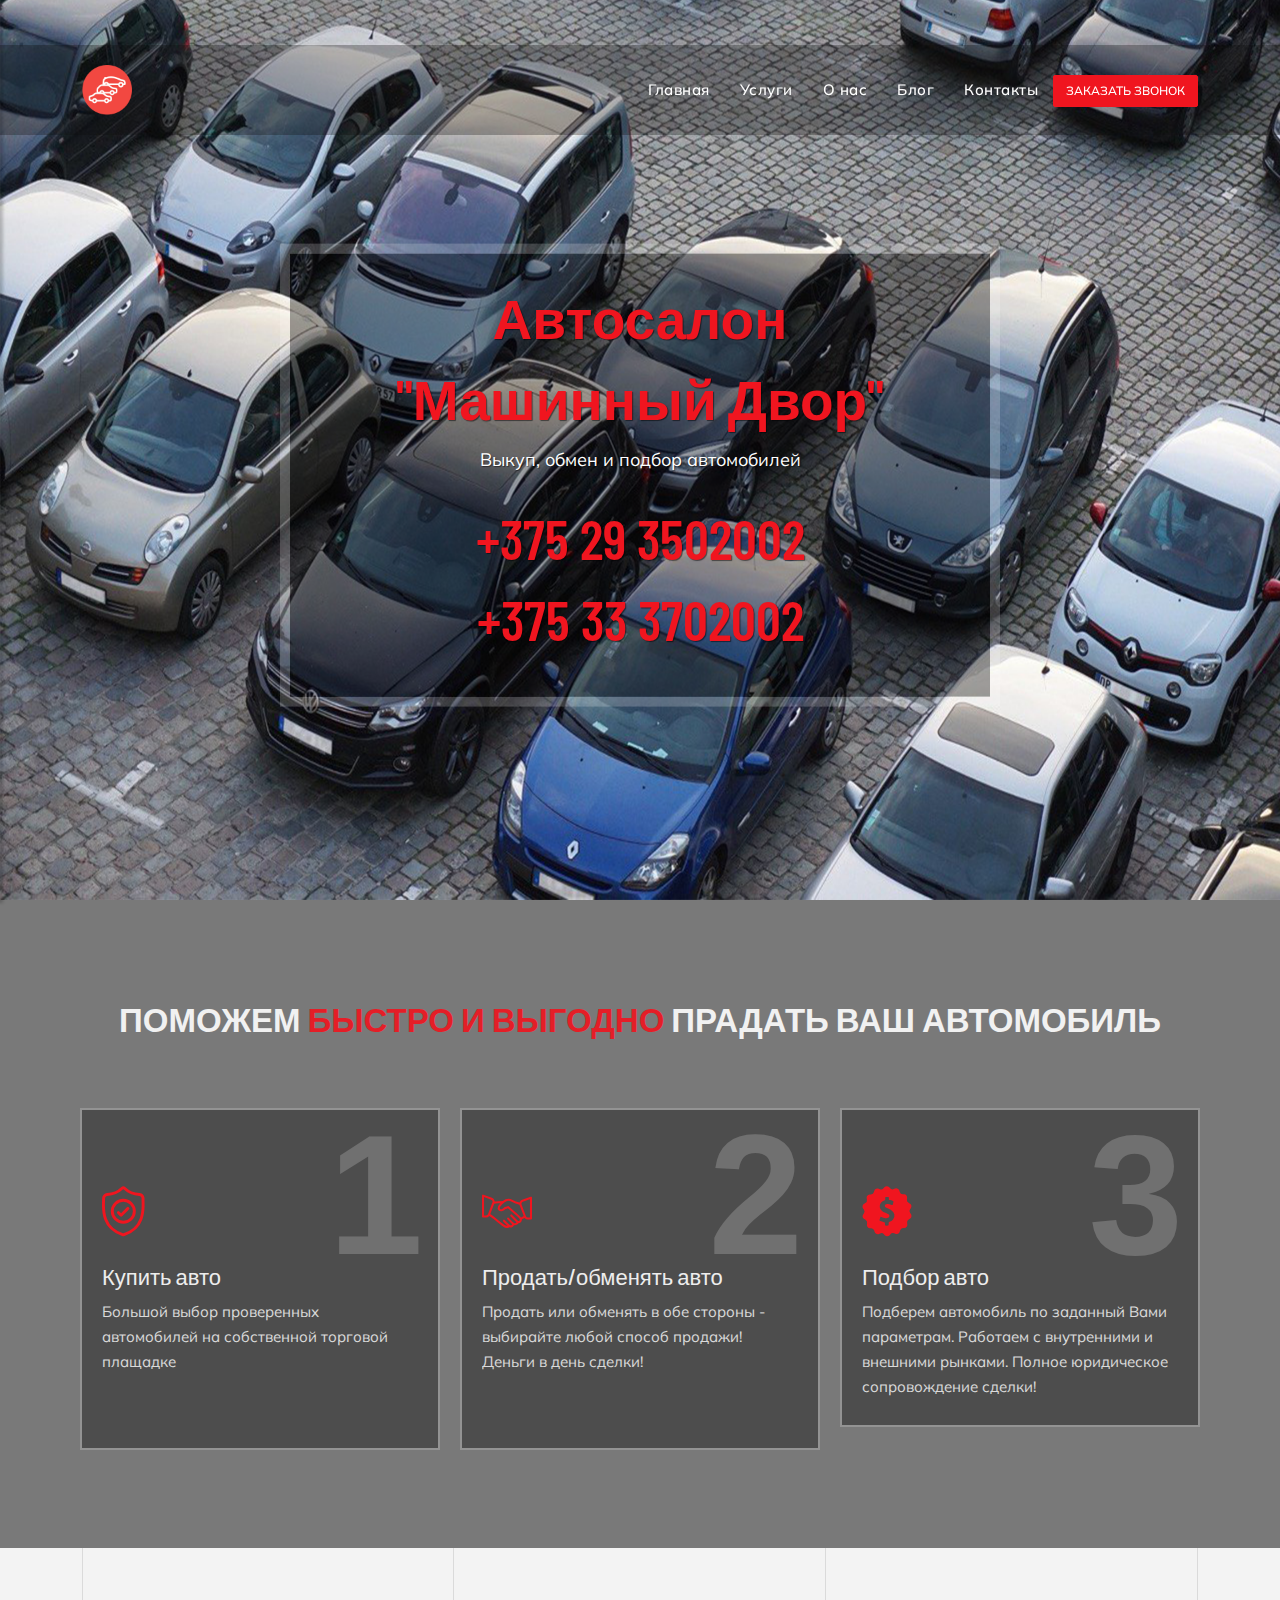
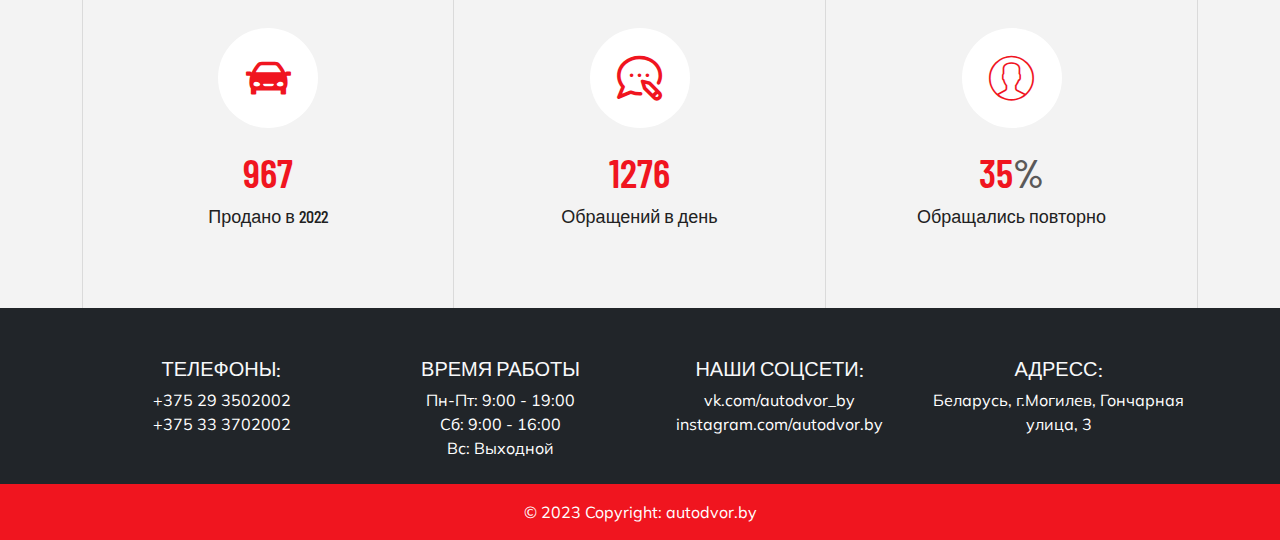
<file: html/index.html>
<!DOCTYPE html>
<html lang="ru">
<head>
    <title>autodvor.by</title>
    <meta name="viewport" content="width=device-width, initial-scale=1.0">
    <meta charset="utf-8">

    <!-- External CSS libraries -->
    <link rel="stylesheet" type="text/css" href="css/bootstrap.min.css">
    <link rel="stylesheet" type="text/css" href="css/animate.min.css">
    <link rel="stylesheet" type="text/css" href="css/bootstrap-submenu.css">

    <link rel="stylesheet" type="text/css" href="css/bootstrap-select.min.css">
    <link rel="stylesheet" type="text/css" href="css/magnific-popup.css">
    <link rel="stylesheet" type="text/css" href="fonts/font-awesome/css/font-awesome.min.css">
    <link rel="stylesheet" type="text/css" href="fonts/flaticon/font/flaticon.css">
    <link rel="stylesheet" type="text/css" href="fonts/linearicons/style.css">
    <link rel="stylesheet" type="text/css"  href="css/jquery.mCustomScrollbar.css">
    <link rel="stylesheet" type="text/css"  href="css/dropzone.css">
    <link rel="stylesheet" type="text/css"  href="css/slick.css">
    <link rel="stylesheet" type="text/css"  href="css/lightbox.min.css">
    <link rel="stylesheet" type="text/css"  href="css/jnoty.css">

    <!-- Custom stylesheet -->
    <link rel="stylesheet" type="text/css" href="css/sidebar.css">
    <link rel="stylesheet" type="text/css" href="css/style.css">
    <link rel="stylesheet" type="text/css" id="style_sheet" href="css/skins/red.css">

    <!-- Favicon icon -->
    <link rel="shortcut icon" href="img/favicon.ico" type="image/x-icon" >

    <!-- Google fonts -->
    <link href="https://fonts.googleapis.com/css2?family=Mulish:wght@400;500;600;700&display=swap" rel="stylesheet">
    <link href="https://fonts.googleapis.com/css2?family=Playfair+Display:wght@400;500;600;700;800;900&display=swap" rel="stylesheet">
    <link href="https://fonts.googleapis.com/css2?family=Barlow+Condensed:wght@100;300;400;500;600;700;800;900&display=swap" rel="stylesheet">

    <!-- IE10 viewport hack for Surface/desktop Windows 8 bug -->
    <link rel="stylesheet" type="text/css" href="css/ie10-viewport-bug-workaround.css">

    <!-- Just for debugging purposes. Don't actually copy these 2 lines! -->
    <!--[if lt IE 9]><script  src="js/ie8-responsive-file-warning.js"></script><![endif]-->
    <script  src="js/ie-emulation-modes-warning.js"></script>

    <!-- HTML5 shim and Respond.js for IE8 support of HTML5 elements and media queries -->
    <!--[if lt IE 9]>
    <script  src="js/html5shiv.min.js"></script>
    <script  src="js/respond.min.js"></script>
    <![endif]-->
</head>
<body>


<!-- Top header start -->

<!-- Top header end -->

<!-- Main header start -->
<header class="main-header sticky-header header-with-top">
    <div class="container">
        <nav class="navbar navbar-expand-lg navbar-light">
            <a class="navbar-brand company-logo" href="index.html">
                <img src="img/logos/black-logo.png" alt="logo">
            </a>
            <button class="navbar-toggler" type="button" id="drawer">
                <span class="fa fa-bars"></span>
            </button>
            <div class="navbar-collapse collapse w-100 justify-content-end" id="navbar">
                <ul class="navbar-nav ml-auto">
                    <li class="nav-item dropdown active">
                        <a class="nav-link dropdown-toggle" href="index.html" id="navbarDropdownMenuLink" data-toggle="dropdown" aria-haspopup="true" aria-expanded="false">
                            Главная
                        </a>

                    </li>
                    <li class="nav-item dropdown">
                        <a class="nav-link dropdown-toggle" href="services.html" id="navbarDropdownMenuLink2" data-toggle="dropdown" aria-haspopup="true" aria-expanded="false">
                            Услуги
                        </a>

                    </li>
                    <li class="nav-item dropdown">
                        <a class="nav-link dropdown-toggle" href="about.html" id="navbarDropdownMenuLink6" data-toggle="dropdown" aria-haspopup="true" aria-expanded="false">
                            О нас
                        </a>
                    </li>
                    <li class="nav-item dropdown">
                        <a class="nav-link dropdown-toggle" href="blog.html" id="navbarDropdownMenuLink7" data-toggle="dropdown" aria-haspopup="true" aria-expanded="false">
                            Блог
                        </a>

                    </li>
                    <li class="nav-item dropdown">
                        <a class="nav-link" href="contact.html">Контакты</a>
                    </li>
                    <li class="nav-item dropdown al">
                       <div style="margin-top: 30px">
                        <button type="button" class="btn btn-theme" id="btn">
                            Заказать звонок
                        </button>
                       </div>
                    </li>

                </ul>
            </div>
        </nav>
    </div>
</header>
<!-- Main header end -->

<!-- Sidenav start -->
<nav id="sidebar" class="nav-sidebar">
    <!-- Close btn-->
    <div id="dismiss">
        <i class="fa fa-close"></i>
    </div>
    <div class="sidebar-inner">
        <div class="sidebar-logo">
            <a href="index.html">
                <img src="img/logos/black-logo.png" alt="sidebarlogo">
            </a>
        </div>
        <div class="sidebar-navigation">
            <h3 class="heading">Меню</h3>
            <ul class="menu-list">
                <li><a href="index.html" class="active pt0">Главная</a>

                </li>
                <li>
                    <a href="services.html">Услуги</a>

                </li>
                <li>
                    <a href="about.html">О нас </a>

                </li>
                <li>
                    <a href="blog.html">Блог</a>

                </li>
                <li>
                    <a href="contact.html">Контакты</a>

                </li>
                <li>

                </li>
            </ul>
        </div>
        <div class="get-in-touch">

            <h3 class="heading">Контакты</h3>
            <div class="get-in-touch-box d-flex mb-2">
                <i class="flaticon-phone"></i>
                <a href="tel:+375 29 3502002">+375 29 3502002</a>
            </div>
            <div class="get-in-touch-box d-flex mb-2">
                <i class="flaticon-phone"></i>
                <a href="tel:+375 33 3702002">+375 33 3702002</a>
            </div>
            <div class="get-in-touch-box d-flex mb-2">
                <i class="flaticon-mail"></i>
                <div class="media-body">
                    <a href="#">autodvorby@yandex.by</a>
                </div>
            </div>

        </div>
        <div class="get-social text-center">

            <button type="button" class="btn btn-theme" id="btn2">
                Заказать звонок
            </button>

        </div>
    </div>
</nav>
<!-- Sidenav end -->

<!-- Banner start -->
<div class="banner" id="banner">
    <div id="carouselExampleFade" class="carousel slide carousel-fade" data-bs-ride="carousel">
        <div class="carousel-inner banner-slider-inner">
            <div class="carousel-item active item-bg">
                <img class="d-block w-100 h-100" src="img/banner/img-1.png" alt="banner">
                <div class="carousel-content container banner-info-2 bi-2">
                    <div class="banner-content2">
                        <h2>Автосалон </h2>
                        <h2>"Машинный Двор" </h2>

                        <p>Выкуп, обмен и подбор автомобилей</p>

                        <h2>+375 29 3502002</h2>
                        <h2>+375 33 3702002</h2>

<!--                        <a class="btn-3 btn-defaults" href="#">-->
<!--                            Get Started Now <i class="arrow"></i>-->
<!--                        </a>-->
<!--                        <a class="btn-4" href="#">-->
<!--                            <span>Learn More</span> <i class="arrow"></i>-->
<!--                        </a>-->
                    </div>
                </div>
            </div>
        </div>
        <!-- Search box 3 start -->

        <!-- Search box 3 end -->
    </div>
</div>
<!-- Banner end -->

<!-- Search box 3 start -->

<!-- Search box 3 end -->

<!-- Featured car start -->

<!-- Featured car end -->

<!-- Service section start -->
<div class="service-section-3 content-area">
    <div class="container text-center">
        <!-- Main title -->
        <div class="main-title-2 text-center">
            <h1>Поможем <span>быстро и выгодно</span> прадать Ваш автомобиль</h1>
            <div class="title-border">
                <div class="title-border-inner"></div>
                <div class="title-border-inner"></div>
                <div class="title-border-inner"></div>
            </div>
        </div>
        <div class="row">
            <div class="col">
                <div class="service-info-3">
                    <div class="number">1</div>
                    <div class="icon">
                        <i class="flaticon-shield"></i>
                    </div>
                    <div class="detail">
                        <h5><a href="services.html">Купить авто</a></h5>
                        <p>Большой выбор проверенных автомобилей на собственной торговой плащадке</p>
                        <br>
                        <br>
                    </div>
                </div>
            </div>
            <div class="col">
                <div class="service-info-3">
                    <div class="number">2</div>
                    <div class="icon">
                        <i class="flaticon-deal"></i>
                    </div>
                    <div class="detail">
                        <h5><a href="services.html">Продать/обменять авто</a></h5>
                        <p>Продать или обменять в обе стороны - выбирайте любой способ продажи! Деньги в день сделки!</p>
                        <br>
                        <br>
                    </div>
                </div>
            </div>
            <div class="col">
                <div class="service-info-3">
                    <div class="number">3</div>
                    <div class="icon">
                        <i class="flaticon-money"></i>
                    </div>
                    <div class="detail">
                        <h5><a href="services.html">Подбор авто</a></h5>
                        <p>Подберем автомобиль по заданный Вами параметрам. Работаем с внутренними и внешними рынками. Полное юридическое сопровождение сделки!</p>
                    </div>
                </div>
            </div>

        </div>
    </div>
</div>
<!-- Service section end -->

<!-- Latest offers section strat -->

<!-- Latest offers section end -->

<!-- Counters 3 strat -->
<div class="counters-3">
    <div class="container">
        <div class="row g-0">
            <div class="col-lg-4 col-md-6 col-sm-6 border-l border-r">
                <div class="counter-box-3">
                    <div class="icon">
                        <i class="flaticon-car"></i>
                    </div>
                    <h1 class="counter">967</h1>
                    <h5>Продано в 2022</h5>
                </div>
            </div>
            <div class="col-lg-4 col-md-6 col-sm-6 border-r">
                <div class="counter-box-3">
                    <div class="icon">
                        <i class="flaticon-blog"></i>
                    </div>
                    <h1 class="counter">1276</h1>
                    <h5>Обращений в день</h5>
                </div>
            </div>
            <div class="col-lg-4 col-md-6 col-sm-6 border-r">
                <div class="counter-box-3">
                    <div class="icon">
                        <i class="flaticon-user"></i>
                    </div>
                    <h1 class="counter">35<span>%</span></h1>
                    <h5>Обращались повторно</h5>
                </div>
            </div>
        </div>
    </div>
</div>
<!-- Counters 3 end -->

<!-- Our team start -->

<!-- Our team end -->

<!-- Testimonial start -->

<!-- Testimonial end -->

<!-- Blog start -->

<!-- Blog end -->

<!-- Our newslatters 2 strat -->

<!-- Our newslatters 2 end -->

<!-- Footer start -->
<!-- Footer -->
<footer class="bg-dark text-center text-white">

    <!-- Grid container -->
    <div class="container p-4">
        <!-- Section: Social media -->

        <!-- Section: Social media -->

        <!-- Section: Form -->

        <!-- Section: Form -->

        <!-- Section: Text -->
        <section class="mb-4">

        </section>
        <!-- Section: Text -->

        <!-- Section: Links -->
        <section class="">
            <!--Grid row-->
            <div class="row">
                <!--Grid column-->
                <div class="col-lg-3 col-md-6 mb-4 mb-md-0">
                    <h5 class="text-uppercase text-light">Телефоны:</h5>

                    <ul class="list-unstyled mb-0">
                        <li>
                            <a href="#!" class="text-white">+375 29 3502002</a>
                        </li>
                        <li>
                            <a href="#!" class="text-white">+375 33 3702002</a>
                        </li>

                    </ul>
                </div>
                <!--Grid column-->

                <!--Grid column-->
                <div class="col-lg-3 col-md-6 mb-4 mb-md-0">
                    <h5 class="text-uppercase text-light">Время работы</h5>

                    <ul class="list-unstyled mb-0">
                        <li>
                            <a href="#!" class="text-white">Пн-Пт: 9:00 - 19:00</a>
                        </li>
                        <li>
                            <a href="#!" class="text-white">Cб: 9:00 - 16:00</a>
                        </li>
                        <li>
                            <a href="#!" class="text-white"> Вс: Выходной</a>
                        </li>

                    </ul>
                </div>
                <!--Grid column-->

                <!--Grid column-->
                <div class="col-lg-3 col-md-6 mb-4 mb-md-0">
                    <h5 class="text-uppercase text-light">Наши соцсети:</h5>

                    <ul class="list-unstyled mb-0">
                        <li>
                            <a href="https://vk.com/autodvor_by" class="text-white">vk.com/autodvor_by</a>
                        </li>
                        <li>
                            <a href="https://instagram.com/autodvor.by" class="text-white">instagram.com/autodvor.by</a>
                        </li>
                    </ul>
                </div>
                <!--Grid column-->

                <!--Grid column-->
                <div class="col-lg-3 col-md-6 mb-4 mb-md-0">
                    <h5 class="text-uppercase text-light">Адресс:</h5>

                    <ul class="list-unstyled mb-0 text-white">
                        <li>
                            Беларусь, г.Могилев,
                            Гончарная улица, 3
                        </li>

                    </ul>
                </div>
                <!--Grid column-->
            </div>
            <!--Grid row-->
        </section>
        <!-- Section: Links -->
    </div>
    <!-- Grid container -->

    <!-- Copyright -->
    <div class="text-center p-3" style="background-color:#f0151f">
        © 2023 Copyright:
        <a class="text-white" href="https://autodvor.by/">autodvor.by</a>
    </div>
    <!-- Copyright -->
</footer>
<!-- Footer -->

<!-- Footer end -->

<!-- Full Page Search -->


<!-- Car Overview Modal -->

<!--  Форма обратной связи  -->

<script>
    let tg = {
        token: "6390897371:AAFE1hyq_91zim3uei0CYyTotQZyRLMmTzM", // Your bot's token that got from @BotFather
        chat_id: "-1001872768593" // The user's(that you want to send a message) telegram chat id
    }

    /**
     * By calling this function you can send message to a specific user()
     * @param {String} the text to send
     *
     */
    function sendMessage(text)
    {
        const url = `https://api.telegram.org/bot${tg.token}/sendMessage?chat_id=${tg.chat_id}&text=${text}`; // The url to request
        const xht = new XMLHttpRequest();
        xht.open("GET", url);
        xht.send();
    }

    // Now you can send any text(even a form data) by calling sendMessage function.
    // For example if you want to send the 'hello', you can call that function like this:


    document.addEventListener('DOMContentLoaded', function() {

        // получим кнопку id="btn" с помощью которой будем открывать модальное окно
        const btn = document.querySelector('#btn');
        const btn2 = document.querySelector('#btn2');
        // активируем контент id="modal" как модальное окно
        const modal = new bootstrap.Modal(document.querySelector('#modal'));
        // при нажатии на кнопку
        btn.addEventListener('click', function() {
            // открывает модальное окно

            modal.show();
        });
        btn2.addEventListener('click', function() {
            // открывает модальное окно

            modal.show();
        });

        const formElement = document.getElementById('form'); // извлекаем элемент формы
        formElement.addEventListener('submit', (e) => {
            e.preventDefault();
            const formData = new FormData(formElement); // создаём объект FormData, передаём в него элемент формы
            // теперь можно извлечь данные
            const name = document.getElementById('name').value;
            const phone = document.getElementById('phone').value;
            sendMessage(name +": "+phone);
            modal.hide();
        });
    });

</script>


<style>
    @media screen and (min-width: 676px) {
        .modal-dialog {
            max-width: 570px; /* New width for default modal */
        }
    }
</style>
<div class="modal fade center" id="modal" tabindex="-1" aria-labelledby="exampleModalLabel" aria-hidden="true" style="margin-top: 200px">
    <div class="modal-dialog">
        <div class="modal-content">
            <div class="modal-header">
                <h5 class="modal-title" id="exampleModalLabel">Заказать звонок</h5>
                <button type="button" class="btn-close" data-bs-dismiss="modal" aria-label="Close"></button>
            </div>
            <form id="form">
                <div class="modal-body">
                    <link rel="stylesheet" href="https://mdbcdn.b-cdn.net/wp-content/themes/mdbootstrap4/docs-app/css/dist/mdb5/plugins/standard/inputmask.min.css">
                    <div class="form-outline mb-3" style="width: 100%; ">
                        <label class="form-label" >Имя:</label>
                        <input type="text" id="name" class="form-control"  />
                    </div>
                    <div class="form-outline mb-3" style="width: 100%; ">
                        <label class="form-label" for="phone">Номер телефона:</label>
                        <input type="text" id="phone" class="form-control" data-mdb-input-mask="+375 99 9-99-9999" />

                    </div>

                </div>
                <div class="modal-footer" style="background-color:#f0151f;font-size: medium">

                    <div class="form-check d-inline">
                        <input class="form-check-input" type="checkbox" value="" id="flexCheckDefault">
                        <label class="form-check-label " for="flexCheckDefault">
                            Я даю согласие на обработку моих <a href="doc.pdf" class="text-white">персональных данных</a>
                        </label>
                    </div>
                    <button type="submit" class="btn  btn-theme"  id="formbtn">ОК</button>
                </div>
            </form>
        </div>
    </div>
</div>


<script src="https://mdbcdn.b-cdn.net/wp-content/themes/mdbootstrap4/docs-app/js/dist/mdb5/plugins/standard/inputmask.min.js"></script>

<script src="js/bootstrap.bundle.min.js"></script>
<script src="js/jquery.min.js"></script>
<script src="js/popper.min.js"></script>
<script src="js/bootstrap.bundle.min.js"></script>
<script  src="js/bootstrap-submenu.js"></script>
<script  src="js/rangeslider.js"></script>
<script  src="js/jquery.mb.YTPlayer.js"></script>
<script  src="js/bootstrap-select.min.js"></script>
<script  src="js/jquery.easing.1.3.js"></script>
<script  src="js/jquery.scrollUp.js"></script>
<script  src="js/jquery.mCustomScrollbar.concat.min.js"></script>
<script  src="js/dropzone.js"></script>
<script  src="js/slick.min.js"></script>
<script  src="js/jquery.filterizr.js"></script>
<script  src="js/jquery.magnific-popup.min.js"></script>
<script  src="js/jquery.countdown.js"></script>
<script  src="js/jquery.mousewheel.min.js"></script>
<script  src="js/lightgallery-all.js"></script>
<script  src="js/jnoty.js"></script>
<script  src="js/sidebar.js"></script>
<script  src="js/app.js"></script>

<!-- IE10 viewport hack for Surface/desktop Windows 8 bug -->
<script  src="js/ie10-viewport-bug-workaround.js"></script>
<!-- Custom javascript -->
<script  src="js/ie10-viewport-bug-workaround.js"></script>

</body>
</html>
</file>
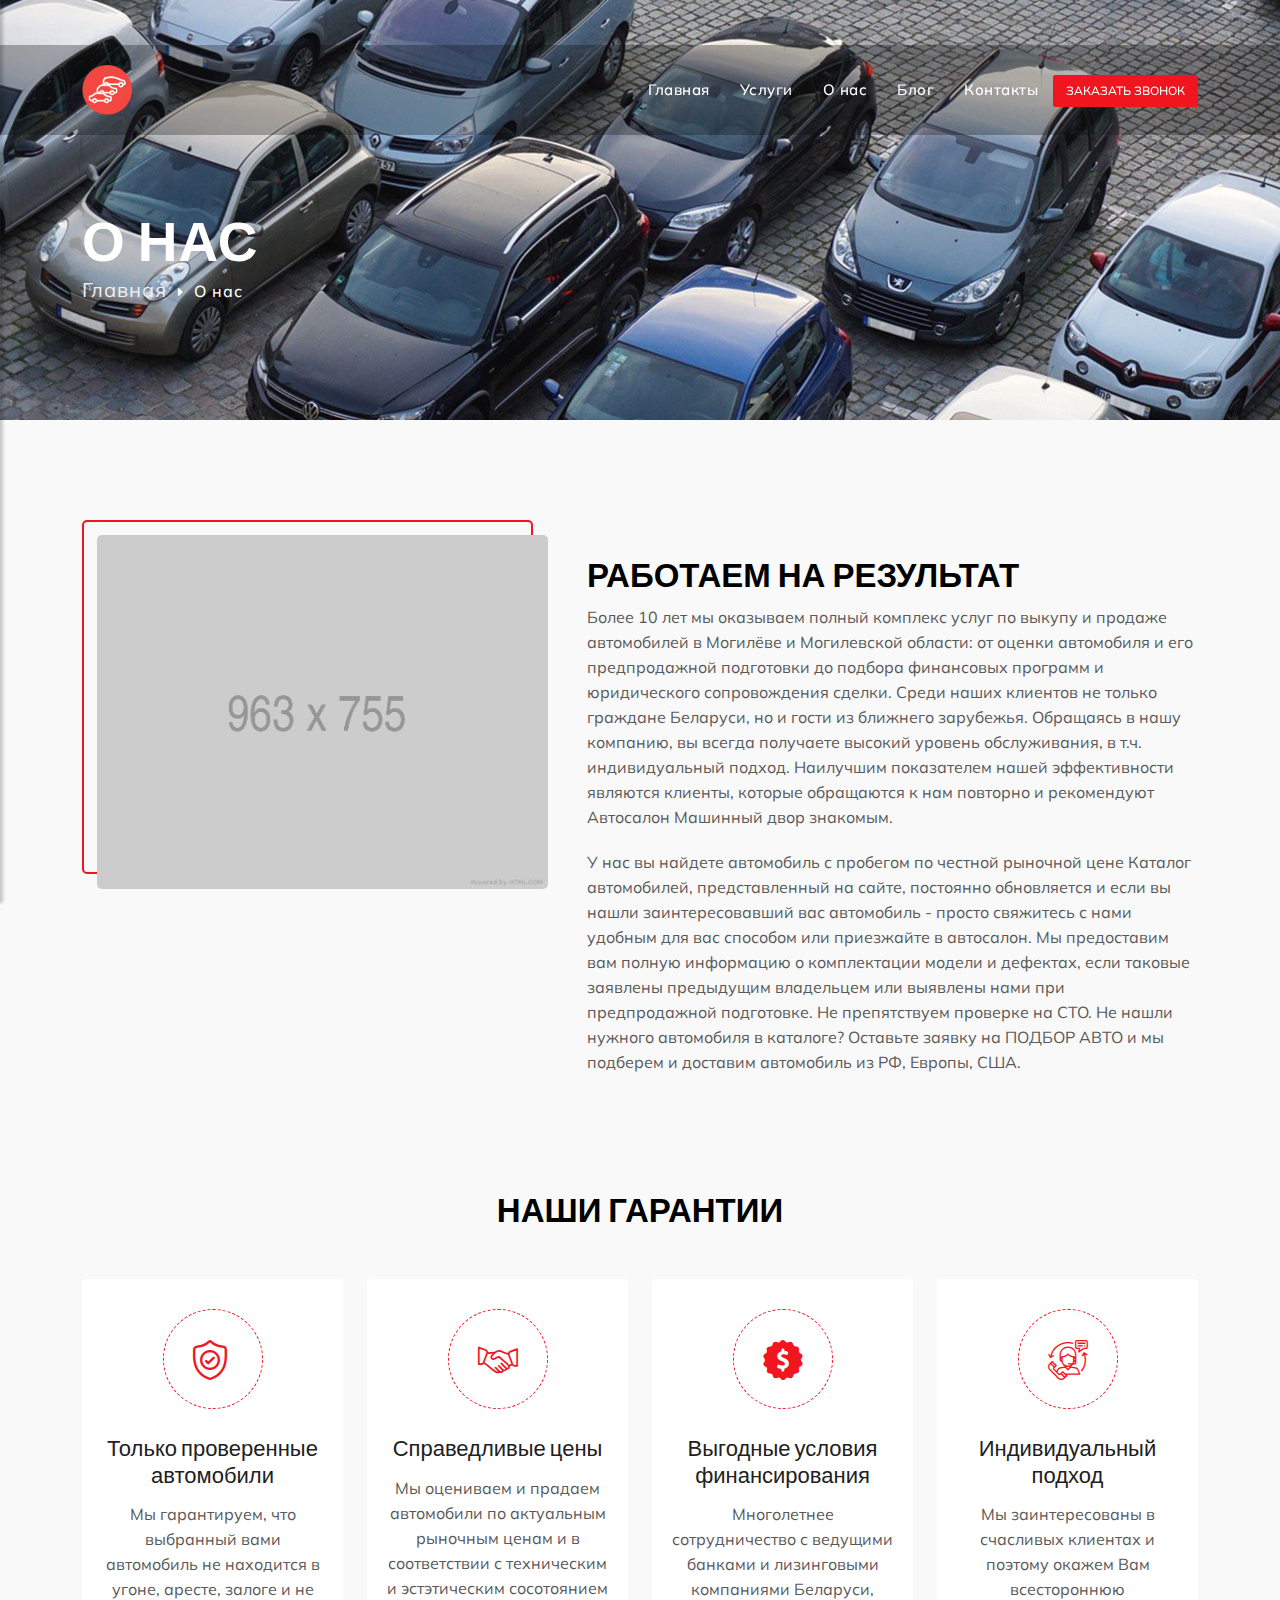
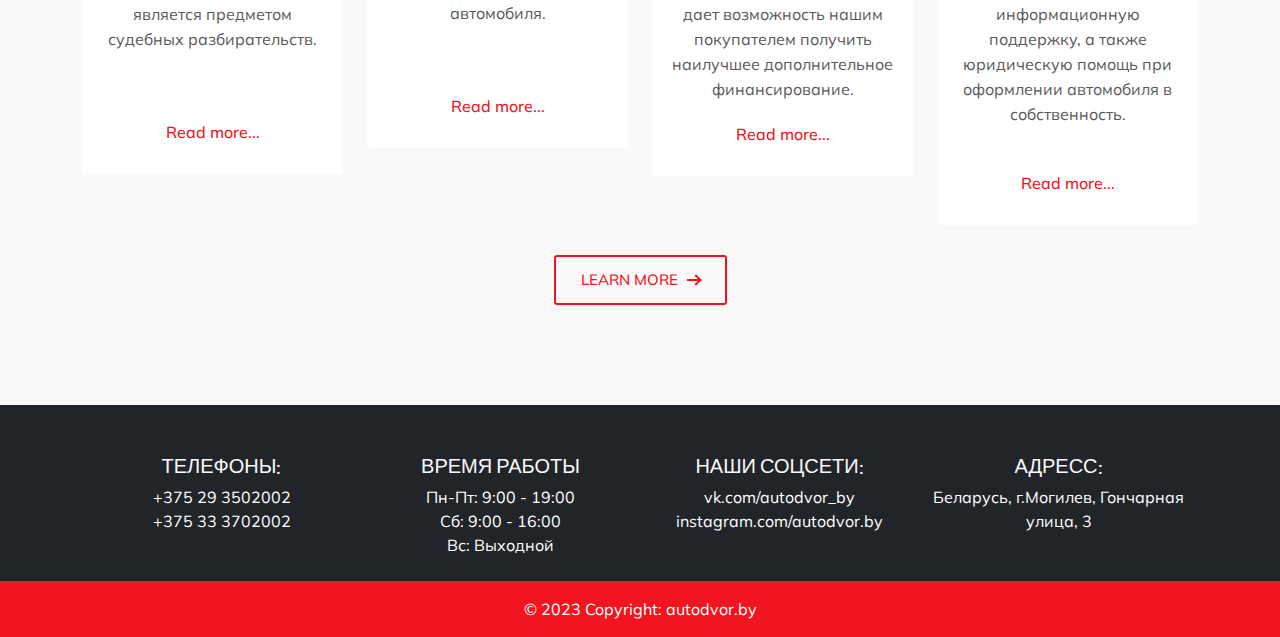
<file: html/about.html>
<!DOCTYPE html>
<html lang="ru">
<head>
    <title>autodvor.by</title>
    <meta name="viewport" content="width=device-width, initial-scale=1.0">
    <meta charset="utf-8">

    <!-- External CSS libraries -->
    <link rel="stylesheet" type="text/css" href="css/bootstrap.min.css">
    <link rel="stylesheet" type="text/css" href="css/animate.min.css">
    <link rel="stylesheet" type="text/css" href="css/bootstrap-submenu.css">

    <link rel="stylesheet" type="text/css" href="css/bootstrap-select.min.css">
    <link rel="stylesheet" type="text/css" href="css/magnific-popup.css">
    <link rel="stylesheet" type="text/css" href="fonts/font-awesome/css/font-awesome.min.css">
    <link rel="stylesheet" type="text/css" href="fonts/flaticon/font/flaticon.css">
    <link rel="stylesheet" type="text/css" href="fonts/linearicons/style.css">
    <link rel="stylesheet" type="text/css"  href="css/jquery.mCustomScrollbar.css">
    <link rel="stylesheet" type="text/css"  href="css/dropzone.css">
    <link rel="stylesheet" type="text/css"  href="css/slick.css">
    <link rel="stylesheet" type="text/css"  href="css/lightbox.min.css">
    <link rel="stylesheet" type="text/css"  href="css/jnoty.css">

    <!-- Custom stylesheet -->
    <link rel="stylesheet" type="text/css" href="css/sidebar.css">
    <link rel="stylesheet" type="text/css" href="css/style.css">
    <link rel="stylesheet" type="text/css" id="style_sheet" href="css/skins/red.css">

    <!-- Favicon icon -->
    <link rel="shortcut icon" href="img/favicon.ico" type="image/x-icon" >

    <!-- Google fonts -->
    <link href="https://fonts.googleapis.com/css2?family=Mulish:wght@400;500;600;700&display=swap" rel="stylesheet">
    <link href="https://fonts.googleapis.com/css2?family=Playfair+Display:wght@400;500;600;700;800;900&display=swap" rel="stylesheet">
    <link href="https://fonts.googleapis.com/css2?family=Barlow+Condensed:wght@100;300;400;500;600;700;800;900&display=swap" rel="stylesheet">

    <!-- IE10 viewport hack for Surface/desktop Windows 8 bug -->
    <link rel="stylesheet" type="text/css" href="css/ie10-viewport-bug-workaround.css">

    <!-- Just for debugging purposes. Don't actually copy these 2 lines! -->
    <!--[if lt IE 9]><script  src="js/ie8-responsive-file-warning.js"></script><![endif]-->
    <script  src="js/ie-emulation-modes-warning.js"></script>

    <!-- HTML5 shim and Respond.js for IE8 support of HTML5 elements and media queries -->
    <!--[if lt IE 9]>
    <script  src="js/html5shiv.min.js"></script>
    <script  src="js/respond.min.js"></script>
    <![endif]-->
</head>
<body>

<!-- Top header start -->

<!-- Top header end -->

<!-- Main header start -->
<!-- Main header start -->
<header class="main-header sticky-header header-with-top">
    <div class="container">
        <nav class="navbar navbar-expand-lg navbar-light">
            <a class="navbar-brand company-logo" href="index.html">
                <img src="img/logos/black-logo.png" alt="logo">
            </a>
            <button class="navbar-toggler" type="button" id="drawer">
                <span class="fa fa-bars"></span>
            </button>
            <div class="navbar-collapse collapse w-100 justify-content-end" id="navbar">
                <ul class="navbar-nav ml-auto">
                    <li class="nav-item dropdown active">
                        <a class="nav-link dropdown-toggle" href="index.html" id="navbarDropdownMenuLink" data-toggle="dropdown" aria-haspopup="true" aria-expanded="false">
                            Главная
                        </a>

                    </li>
                    <li class="nav-item dropdown">
                        <a class="nav-link dropdown-toggle" href="services.html" id="navbarDropdownMenuLink2" data-toggle="dropdown" aria-haspopup="true" aria-expanded="false">
                            Услуги
                        </a>

                    </li>
                    <li class="nav-item dropdown">
                        <a class="nav-link dropdown-toggle" href="about.html" id="navbarDropdownMenuLink6" data-toggle="dropdown" aria-haspopup="true" aria-expanded="false">
                            О нас
                        </a>
                    </li>
                    <li class="nav-item dropdown">
                        <a class="nav-link dropdown-toggle" href="blog.html" id="navbarDropdownMenuLink7" data-toggle="dropdown" aria-haspopup="true" aria-expanded="false">
                            Блог
                        </a>

                    </li>
                    <li class="nav-item dropdown">
                        <a class="nav-link" href="contact.html">Контакты</a>
                    </li>
                    <li class="nav-item dropdown al">
                        <div style="margin-top: 30px">
                            <button type="button" class="btn btn-theme" id="btn">
                                Заказать звонок
                            </button>
                        </div>
                    </li>

                </ul>
            </div>
        </nav>
    </div>
</header>
<!-- Main header end -->

<!-- Sidenav start -->
<nav id="sidebar" class="nav-sidebar">
    <!-- Close btn-->
    <div id="dismiss">
        <i class="fa fa-close"></i>
    </div>
    <div class="sidebar-inner">
        <div class="sidebar-logo">
            <a href="index.html">
                <img src="img/logos/black-logo.png" alt="sidebarlogo">
            </a>
        </div>
        <div class="sidebar-navigation">
            <h3 class="heading">Меню</h3>
            <ul class="menu-list">
                <li><a href="index.html" class="active pt0">Главная</a>

                </li>
                <li>
                    <a href="services.html">Услуги</a>

                </li>
                <li>
                    <a href="about.html">О нас </a>

                </li>
                <li>
                    <a href="blog.html">Блог</a>

                </li>
                <li>
                    <a href="contact.html">Контакты</a>

                </li>
                <li>

                </li>
            </ul>
        </div>
        <div class="get-in-touch">

            <h3 class="heading">Контакты</h3>
            <div class="get-in-touch-box d-flex mb-2">
                <i class="flaticon-phone"></i>
                <a href="tel:+375 29 3502002">+375 29 3502002</a>
            </div>
            <div class="get-in-touch-box d-flex mb-2">
                <i class="flaticon-phone"></i>
                <a href="tel:+375 33 3702002">+375 33 3702002</a>
            </div>
            <div class="get-in-touch-box d-flex mb-2">
                <i class="flaticon-mail"></i>
                <div class="media-body">
                    <a href="#">autodvorby@yandex.by</a>
                </div>
            </div>

        </div>
        <div class="get-social text-center">

            <button type="button" class="btn btn-theme" id="btn2">
                Заказать звонок
            </button>

        </div>
    </div>
</nav>
<!-- Sub banner start -->
<div class="sub-banner">
    <div class="container breadcrumb-area">
        <div class="breadcrumb-areas">
            <h1>О нас</h1>
            <ul class="breadcrumbs">
                <li><a href="index.html">Главная</a></li>
                <li class="active">О нас</li>
            </ul>
        </div>
    </div>
</div>
<!-- Sub Banner end -->

<!-- About car start -->
<div class="about-car">
    <div class="container">
        <div class="row">
            <div class="col-xl-5 col-lg-6 col-md-12 col-sm-12 col-xs-12">
                <div class="about-slider-box">
                    <img class="d-block w-100" src="img/img-6.png" alt="about">
                </div>
            </div>
            <div class="col-xl-7 col-lg-6 col-md-12 col-sm-12 col-xs-12">
                <div class="about-text">
                    <h3> Работаем на результат</h3>
                    <P>Более 10 лет мы оказываем полный комплекс услуг по выкупу и продаже автомобилей в Могилёве и Могилевской области: от оценки автомобиля и его предпродажной подготовки до подбора финансовых программ и юридического сопровождения сделки.

                        Среди наших клиентов не только граждане Беларуси, но и гости из ближнего зарубежья.

                        Обращаясь в нашу компанию, вы всегда получаете высокий уровень обслуживания, в т.ч. индивидуальный подход.

                        Наилучшим показателем нашей эффективности являются клиенты, которые обращаются к нам повторно и рекомендуют Автосалон Машинный двор знакомым.
                    </P>
                    <p class="mb-0"> <span class="d-none-1200">У нас вы найдете автомобиль с пробегом по честной рыночной цене

Каталог автомобилей, представленный на сайте, постоянно обновляется и если вы нашли заинтересовавший вас автомобиль - просто свяжитесь с нами удобным для вас способом или приезжайте в автосалон.

Мы предоставим вам полную информацию о комплектации модели и дефектах, если таковые заявлены предыдущим владельцем или выявлены нами при предпродажной подготовке. Не препятствуем проверке на СТО.

Не нашли нужного автомобиля в каталоге? Оставьте заявку на ПОДБОР АВТО и мы подберем и доставим автомобиль из РФ, Европы, США.</span></p>
                </div>
            </div>
        </div>
    </div>
</div>
<!-- About car end -->

<!-- Service section start -->
<div class="service-section content-area-2">
    <div class="container">
        <!-- Main title -->
        <div class="main-title text-center">
            <h1>Наши гарантии</h1>
        </div>
        <div class="row">
            <div class="col-lg-3 col-md-6 col-sm-12">
                <div class="service-info-2">
                    <div class="icon">
                        <i class="flaticon-shield"></i>
                    </div>
                    <div class="detail">
                        <h3><a href="services.html">Только проверенные автомобили</a></h3>
                        <p>Мы гарантируем, что выбранный вами автомобиль не находится в угоне, аресте, залоге и не является предметом судебных разбирательств.</p>
                        <br>
                        <br>
                        <a href="services.html" class="read-more">Read more...</a>
                    </div>
                </div>
            </div>
            <div class="col-lg-3 col-md-6 col-sm-12">
                <div class="service-info-2">
                    <div class="icon">
                        <i class="flaticon-deal"></i>
                    </div>
                    <div class="detail">
                        <h3><a href="services.html"></a>Справедливые цены</h3>
                        <p>Мы оцениваем и прадаем автомобили по актуальным рыночным ценам и в соответствии с техническим и эстэтическим сосотоянием автомобиля.</p>
                        <br>
                        <br>
                        <a href="services.html" class="read-more">Read more...</a>
                    </div>
                </div>
            </div>
            <div class="col-lg-3 col-md-6 col-sm-12">
                <div class="service-info-2">
                    <div class="icon">
                        <i class="flaticon-money"></i>
                    </div>
                    <div class="detail">
                        <h3><a href="services.html">Выгодные условия финансирования</a></h3>
                        <p>Многолетнее сотрудничество с ведущими банками и лизинговыми компаниями Беларуси, дает возможность нашим покупателем получить наилучшее дополнительное финансирование.</p>
                        <a href="services.html" class="read-more">Read more...</a>
                    </div>
                </div>
            </div>
            <div class="col-lg-3 col-md-6 col-sm-12">
                <div class="service-info-2">
                    <div class="icon">
                        <i class="flaticon-support-2"></i>
                    </div>
                    <div class="detail">
                        <h3><a href="services.html">Индивидуальный подход</a></h3>
                        <p>Мы заинтересованы в счасливых клиентах и поэтому окажем Вам всестороннюю информационную поддержку, а также юридическую помощь при оформлении автомобиля в собственность.</p>
                        <br>
                        <a href="services.html" class="read-more">Read more...</a>
                    </div>
                </div>
            </div>
            <div class="col-lg-12 text-center">
                <a class="btn-4" href="services.html">
                    <span>Learn More</span> <i class="arrow"></i>
                </a>
            </div>
        </div>
    </div>
</div>
<!-- Service section end -->


<!-- Partners end -->

<!-- Footer start -->

<footer class="bg-dark text-center text-white">

    <!-- Grid container -->
    <div class="container p-4">
        <!-- Section: Social media -->

        <!-- Section: Social media -->

        <!-- Section: Form -->

        <!-- Section: Form -->

        <!-- Section: Text -->
        <section class="mb-4">

        </section>
        <!-- Section: Text -->

        <!-- Section: Links -->
        <section class="">
            <!--Grid row-->
            <div class="row">
                <!--Grid column-->
                <div class="col-lg-3 col-md-6 mb-4 mb-md-0">
                    <h5 class="text-uppercase text-light">Телефоны:</h5>

                    <ul class="list-unstyled mb-0">
                        <li>
                            <a href="#!" class="text-white">+375 29 3502002</a>
                        </li>
                        <li>
                            <a href="#!" class="text-white">+375 33 3702002</a>
                        </li>

                    </ul>
                </div>
                <!--Grid column-->

                <!--Grid column-->
                <div class="col-lg-3 col-md-6 mb-4 mb-md-0">
                    <h5 class="text-uppercase text-light">Время работы</h5>

                    <ul class="list-unstyled mb-0">
                        <li>
                            <a href="#!" class="text-white">Пн-Пт: 9:00 - 19:00</a>
                        </li>
                        <li>
                            <a href="#!" class="text-white">Cб: 9:00 - 16:00</a>
                        </li>
                        <li>
                            <a href="#!" class="text-white"> Вс: Выходной</a>
                        </li>

                    </ul>
                </div>
                <!--Grid column-->

                <!--Grid column-->
                <div class="col-lg-3 col-md-6 mb-4 mb-md-0">
                    <h5 class="text-uppercase text-light">Наши соцсети:</h5>

                    <ul class="list-unstyled mb-0">
                        <li>
                            <a href="https://vk.com/autodvor_by" class="text-white">vk.com/autodvor_by</a>
                        </li>
                        <li>
                            <a href="https://instagram.com/autodvor.by" class="text-white">instagram.com/autodvor.by</a>
                        </li>
                    </ul>
                </div>
                <!--Grid column-->

                <!--Grid column-->
                <div class="col-lg-3 col-md-6 mb-4 mb-md-0">
                    <h5 class="text-uppercase text-light">Адресс:</h5>

                    <ul class="list-unstyled mb-0 text-white">
                        <li>
                            Беларусь, г.Могилев,
                            Гончарная улица, 3
                        </li>

                    </ul>
                </div>
                <!--Grid column-->
            </div>
            <!--Grid row-->
        </section>
        <!-- Section: Links -->
    </div>
    <!-- Grid container -->

    <!-- Copyright -->
    <div class="text-center p-3" style="background-color:#f0151f">
        © 2023 Copyright:
        <a class="text-white" href="https://autodvor.by/">autodvor.by</a>
    </div>
    <!-- Copyright -->
</footer>
<!-- Footer end -->

<!--  Форма обратной связи  -->


    <script>
        let tg = {
            token: "6390897371:AAFE1hyq_91zim3uei0CYyTotQZyRLMmTzM", // Your bot's token that got from @BotFather
            chat_id: "-1001872768593" // The user's(that you want to send a message) telegram chat id
        }

        /**
         * By calling this function you can send message to a specific user()
         * @param {String} the text to send
         *
         */
        function sendMessage(text) {
            const url = `https://api.telegram.org/bot${tg.token}/sendMessage?chat_id=${tg.chat_id}&text=${text}`; // The url to request
            const xht = new XMLHttpRequest();

            xht.onreadystatechange = function() {
                if (xht.readyState == XMLHttpRequest.DONE) {

                }
            }

            xht.open("GET", url);
            xht.send();
        }

        // Now you can send any text(even a form data) by calling sendMessage function.
        // For example if you want to send the 'hello', you can call that function like this:


        document.addEventListener('DOMContentLoaded', function () {

            // получим кнопку id="btn" с помощью которой будем открывать модальное окно
            const btn = document.querySelector('#btn');
            const btn2 = document.querySelector('#btn2');
            // активируем контент id="modal" как модальное окно
            const modal = new bootstrap.Modal(document.querySelector('#modal'));
            // при нажатии на кнопку
            btn.addEventListener('click', function () {
                // открывает модальное окно

                modal.show();
            });
            btn2.addEventListener('click', function () {
                // открывает модальное окно

                modal.show();
            });

            const formElement = document.getElementById('form'); // извлекаем элемент формы
            formElement.addEventListener('submit', (e) => {
                e.preventDefault();
                const formData = new FormData(formElement); // создаём объект FormData, передаём в него элемент формы
                // теперь можно извлечь данные
                const name = document.getElementById('name').value;
                const phone = document.getElementById('phone').value;
                sendMessage(name + ": " + phone);
                modal.hide();
            });
        });

    </script>



<style>
    @media screen and (min-width: 676px) {
        .modal-dialog {
            max-width: 570px; /* New width for default modal */
        }
    }
</style>
<div class="modal fade center" id="modal" tabindex="-1" aria-labelledby="exampleModalLabel" aria-hidden="true" style="margin-top: 200px">
    <div class="modal-dialog">
        <div class="modal-content">
            <div class="modal-header">
                <h5 class="modal-title" id="exampleModalLabel">Заказать звонок</h5>
                <button type="button" class="btn-close" data-bs-dismiss="modal" aria-label="Close"></button>
            </div>
            <form id="form">
                <div class="modal-body">
                    <link rel="stylesheet" href="https://mdbcdn.b-cdn.net/wp-content/themes/mdbootstrap4/docs-app/css/dist/mdb5/plugins/standard/inputmask.min.css">
                    <div class="form-outline mb-3" style="width: 100%; ">
                        <label class="form-label" >Имя:</label>
                        <input type="text" id="name" class="form-control"  />
                    </div>
                    <div class="form-outline mb-3" style="width: 100%; ">
                        <label class="form-label" for="phone">Номер телефона:</label>
                        <input type="text" id="phone" class="form-control" data-mdb-input-mask="+375 99 9-99-9999" />

                    </div>

                </div>
                <div class="modal-footer" style="background-color:#f0151f;font-size: medium">

                    <div class="form-check d-inline">
                        <input class="form-check-input" type="checkbox" value="" id="flexCheckDefault">
                        <label class="form-check-label " for="flexCheckDefault">
                            Я даю согласие на обработку моих <a href="doc.pdf" class="text-white">персональных данных</a>
                        </label>
                    </div>
                    <button type="submit" class="btn  btn-theme"  id="formbtn">ОК</button>
                </div>
            </form>
        </div>
    </div>
</div>


<script src="https://mdbcdn.b-cdn.net/wp-content/themes/mdbootstrap4/docs-app/js/dist/mdb5/plugins/standard/inputmask.min.js"></script>


<script src="js/bootstrap.bundle.min.js"></script>
<script src="js/jquery.min.js"></script>
<script src="js/popper.min.js"></script>
<script src="js/bootstrap.bundle.min.js"></script>
<script  src="js/bootstrap-submenu.js"></script>
<script  src="js/rangeslider.js"></script>
<script  src="js/jquery.mb.YTPlayer.js"></script>
<script  src="js/bootstrap-select.min.js"></script>
<script  src="js/jquery.easing.1.3.js"></script>
<script  src="js/jquery.scrollUp.js"></script>
<script  src="js/jquery.mCustomScrollbar.concat.min.js"></script>
<script  src="js/dropzone.js"></script>
<script  src="js/slick.min.js"></script>
<script  src="js/jquery.filterizr.js"></script>
<script  src="js/jquery.magnific-popup.min.js"></script>
<script  src="js/jquery.countdown.js"></script>
<script  src="js/jquery.mousewheel.min.js"></script>
<script  src="js/lightgallery-all.js"></script>
<script  src="js/jnoty.js"></script>
<script  src="js/sidebar.js"></script>
<script  src="js/app.js"></script>

<!-- IE10 viewport hack for Surface/desktop Windows 8 bug -->
<script  src="js/ie10-viewport-bug-workaround.js"></script>
<!-- Custom javascript -->
<script  src="js/ie10-viewport-bug-workaround.js"></script>
</body>
</html>
</file>
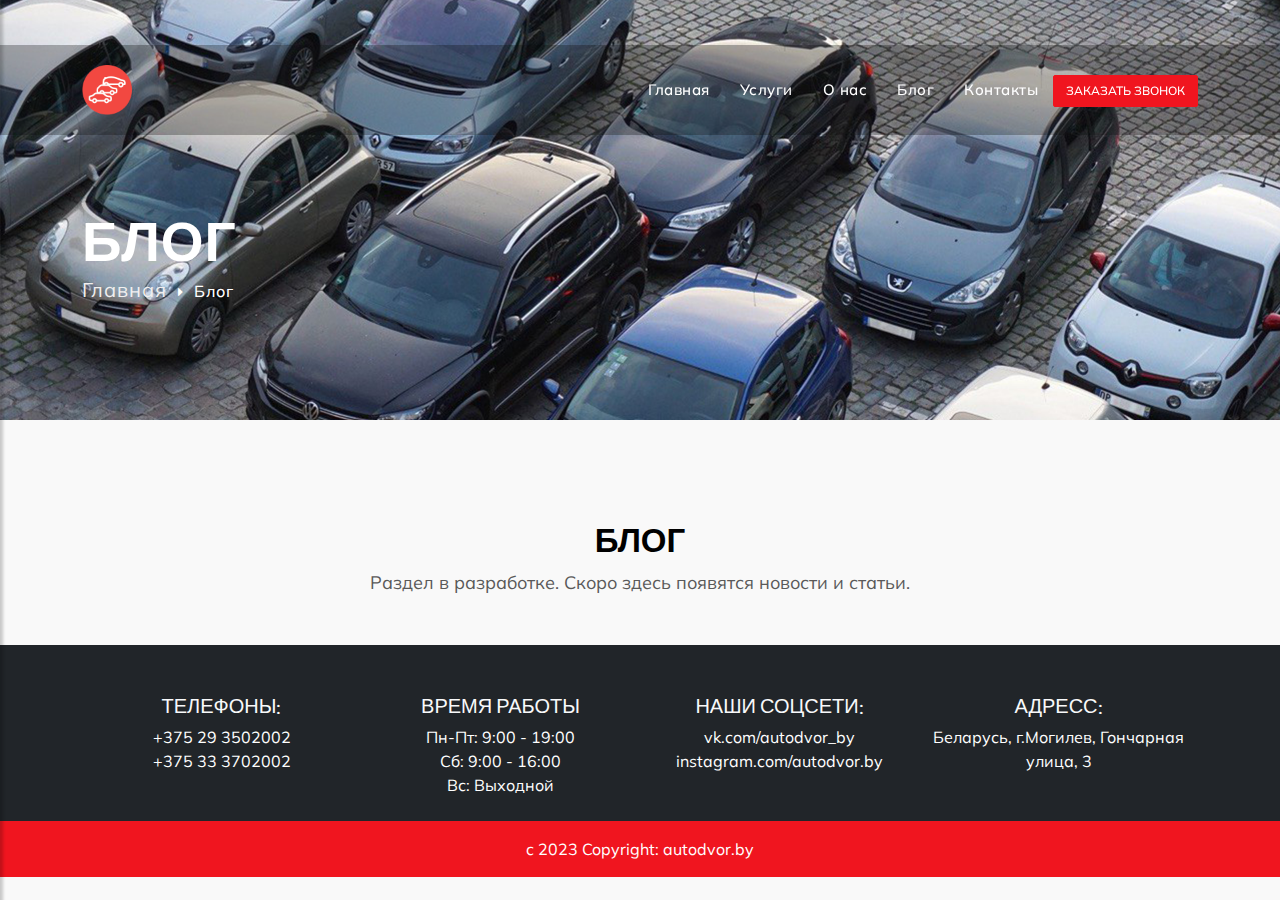
<file: html/blog.html>
<!DOCTYPE html>
<html lang="ru">
<head>
    <title>autodvor.by</title>
    <meta name="viewport" content="width=device-width, initial-scale=1.0">
    <meta charset="utf-8">

    <!-- External CSS libraries -->
    <link rel="stylesheet" type="text/css" href="css/bootstrap.min.css">
    <link rel="stylesheet" type="text/css" href="css/animate.min.css">
    <link rel="stylesheet" type="text/css" href="css/bootstrap-submenu.css">

    <link rel="stylesheet" type="text/css" href="css/bootstrap-select.min.css">
    <link rel="stylesheet" type="text/css" href="css/magnific-popup.css">
    <link rel="stylesheet" type="text/css" href="fonts/font-awesome/css/font-awesome.min.css">
    <link rel="stylesheet" type="text/css" href="fonts/flaticon/font/flaticon.css">
    <link rel="stylesheet" type="text/css" href="fonts/linearicons/style.css">
    <link rel="stylesheet" type="text/css"  href="css/jquery.mCustomScrollbar.css">
    <link rel="stylesheet" type="text/css"  href="css/dropzone.css">
    <link rel="stylesheet" type="text/css"  href="css/slick.css">
    <link rel="stylesheet" type="text/css"  href="css/lightbox.min.css">
    <link rel="stylesheet" type="text/css"  href="css/jnoty.css">

    <!-- Custom stylesheet -->
    <link rel="stylesheet" type="text/css" href="css/sidebar.css">
    <link rel="stylesheet" type="text/css" href="css/style.css">
    <link rel="stylesheet" type="text/css" id="style_sheet" href="css/skins/red.css">

    <!-- Favicon icon -->
    <link rel="shortcut icon" href="img/favicon.ico" type="image/x-icon" >

    <!-- Google fonts -->
    <link href="https://fonts.googleapis.com/css2?family=Mulish:wght@400;500;600;700&display=swap" rel="stylesheet">
    <link href="https://fonts.googleapis.com/css2?family=Playfair+Display:wght@400;500;600;700;800;900&display=swap" rel="stylesheet">
    <link href="https://fonts.googleapis.com/css2?family=Barlow+Condensed:wght@100;300;400;500;600;700;800;900&display=swap" rel="stylesheet">

    <!-- IE10 viewport hack for Surface/desktop Windows 8 bug -->
    <link rel="stylesheet" type="text/css" href="css/ie10-viewport-bug-workaround.css">

    <!-- Just for debugging purposes. Don't actually copy these 2 lines! -->
    <!--[if lt IE 9]><script  src="js/ie8-responsive-file-warning.js"></script><![endif]-->
    <script  src="js/ie-emulation-modes-warning.js"></script>

    <!-- HTML5 shim and Respond.js for IE8 support of HTML5 elements and media queries -->
    <!--[if lt IE 9]>
    <script  src="js/html5shiv.min.js"></script>
    <script  src="js/respond.min.js"></script>
    <![endif]-->
</head>
<body>

<!-- Main header start -->
<header class="main-header sticky-header header-with-top">
    <div class="container">
        <nav class="navbar navbar-expand-lg navbar-light">
            <a class="navbar-brand company-logo" href="index.html">
                <img src="img/logos/black-logo.png" alt="logo">
            </a>
            <button class="navbar-toggler" type="button" id="drawer">
                <span class="fa fa-bars"></span>
            </button>
            <div class="navbar-collapse collapse w-100 justify-content-end" id="navbar">
                <ul class="navbar-nav ml-auto">
                    <li class="nav-item dropdown active">
                        <a class="nav-link dropdown-toggle" href="index.html" id="navbarDropdownMenuLink" data-bs-toggle="dropdown" aria-haspopup="true" aria-expanded="false">
                            Главная
                        </a>

                    </li>
                    <li class="nav-item dropdown">
                        <a class="nav-link dropdown-toggle" href="services.html" id="navbarDropdownMenuLink2" data-bs-toggle="dropdown" aria-haspopup="true" aria-expanded="false">
                            Услуги
                        </a>

                    </li>
                    <li class="nav-item dropdown">
                        <a class="nav-link dropdown-toggle" href="about.html" id="navbarDropdownMenuLink6" data-bs-toggle="dropdown" aria-haspopup="true" aria-expanded="false">
                            О нас
                        </a>
                    </li>
                    <li class="nav-item dropdown">
                        <a class="nav-link dropdown-toggle" href="blog.html" id="navbarDropdownMenuLink7" data-bs-toggle="dropdown" aria-haspopup="true" aria-expanded="false">
                            Блог
                        </a>

                    </li>
                    <li class="nav-item dropdown">
                        <a class="nav-link" href="contact.html">Контакты</a>
                    </li>
                    <li class="nav-item dropdown al">
                       <div style="margin-top: 30px">
                        <button type="button" class="btn btn-theme" id="btn">
                            Заказать звонок
                        </button>
                       </div>
                    </li>

                </ul>
            </div>
        </nav>
    </div>
</header>
<!-- Main header end -->

<!-- Sidenav start -->
<nav id="sidebar" class="nav-sidebar">
    <!-- Close btn-->
    <div id="dismiss">
        <i class="fa fa-close"></i>
    </div>
    <div class="sidebar-inner">
        <div class="sidebar-logo">
            <a href="index.html">
                <img src="img/logos/black-logo.png" alt="sidebarlogo">
            </a>
        </div>
        <div class="sidebar-navigation">
            <h3 class="heading">Меню</h3>
            <ul class="menu-list">
                <li><a href="index.html" class="active pt0">Главная</a>

                </li>
                <li>
                    <a href="services.html">Услуги</a>

                </li>
                <li>
                    <a href="about.html">О нас </a>

                </li>
                <li>
                    <a href="blog.html">Блог</a>

                </li>
                <li>
                    <a href="contact.html">Контакты</a>

                </li>
                <li>

                </li>
            </ul>
        </div>
        <div class="get-in-touch">

            <h3 class="heading">Контакты</h3>
            <div class="get-in-touch-box d-flex mb-2">
                <i class="flaticon-phone"></i>
                <a href="tel:+375293502002">+375 29 3502002</a>
            </div>
            <div class="get-in-touch-box d-flex mb-2">
                <i class="flaticon-phone"></i>
                <a href="tel:+375333702002">+375 33 3702002</a>
            </div>
            <div class="get-in-touch-box d-flex mb-2">
                <i class="flaticon-mail"></i>
                <div class="media-body">
                    <a href="mailto:autodvorby@yandex.by">autodvorby@yandex.by</a>
                </div>
            </div>

        </div>
        <div class="get-social text-center">

            <button type="button" class="btn btn-theme" id="btn2">
                Заказать звонок
            </button>

        </div>
    </div>
</nav>
<!-- Sidenav end -->

<!-- Sub banner start -->
<div class="sub-banner">
    <div class="container breadcrumb-area">
        <div class="breadcrumb-areas">
            <h1>Блог</h1>
            <ul class="breadcrumbs">
                <li><a href="index.html">Главная</a></li>
                <li class="active">Блог</li>
            </ul>
        </div>
    </div>
</div>
<!-- Sub Banner end -->

<!-- Blog placeholder start -->
<div class="content-area-20">
    <div class="container">
        <div class="main-title text-center">
            <h1>Блог</h1>
            <p>Раздел в разработке. Скоро здесь появятся новости и статьи.</p>
        </div>
    </div>
</div>
<!-- Blog placeholder end -->

<!-- Footer start -->
<footer class="bg-dark text-center text-white">

    <!-- Grid container -->
    <div class="container p-4">
        <!-- Section: Text -->
        <section class="mb-4">

        </section>
        <!-- Section: Text -->

        <!-- Section: Links -->
        <section class="">
            <!--Grid row-->
            <div class="row">
                <!--Grid column-->
                <div class="col-lg-3 col-md-6 mb-4 mb-md-0">
                    <h5 class="text-uppercase text-light">Телефоны:</h5>

                    <ul class="list-unstyled mb-0">
                        <li>
                            <a href="#!" class="text-white">+375 29 3502002</a>
                        </li>
                        <li>
                            <a href="#!" class="text-white">+375 33 3702002</a>
                        </li>

                    </ul>
                </div>
                <!--Grid column-->

                <!--Grid column-->
                <div class="col-lg-3 col-md-6 mb-4 mb-md-0">
                    <h5 class="text-uppercase text-light">Время работы</h5>

                    <ul class="list-unstyled mb-0">
                        <li>
                            <a href="#!" class="text-white">Пн-Пт: 9:00 - 19:00</a>
                        </li>
                        <li>
                            <a href="#!" class="text-white">Cб: 9:00 - 16:00</a>
                        </li>
                        <li>
                            <a href="#!" class="text-white"> Вс: Выходной</a>
                        </li>

                    </ul>
                </div>
                <!--Grid column-->

                <!--Grid column-->
                <div class="col-lg-3 col-md-6 mb-4 mb-md-0">
                    <h5 class="text-uppercase text-light">Наши соцсети:</h5>

                    <ul class="list-unstyled mb-0">
                        <li>
                            <a href="https://vk.com/autodvor_by" class="text-white">vk.com/autodvor_by</a>
                        </li>
                        <li>
                            <a href="https://instagram.com/autodvor.by" class="text-white">instagram.com/autodvor.by</a>
                        </li>
                    </ul>
                </div>
                <!--Grid column-->

                <!--Grid column-->
                <div class="col-lg-3 col-md-6 mb-4 mb-md-0">
                    <h5 class="text-uppercase text-light">Адресс:</h5>

                    <ul class="list-unstyled mb-0 text-white">
                        <li>
                            Беларусь, г.Могилев,
                            Гончарная улица, 3
                        </li>

                    </ul>
                </div>
                <!--Grid column-->
            </div>
            <!--Grid row-->
        </section>
        <!-- Section: Links -->
    </div>
    <!-- Grid container -->

    <!-- Copyright -->
    <div class="text-center p-3" style="background-color:#f0151f">
        c 2023 Copyright:
        <a class="text-white" href="https://autodvor.by/">autodvor.by</a>
    </div>
    <!-- Copyright -->
</footer>

<!--  Форма обратной связи  -->

<script>
    let tg = {
        token: "6390897371:AAFE1hyq_91zim3uei0CYyTotQZyRLMmTzM", // Your bot's token that got from @BotFather
        chat_id: "-1001872768593" // The user's(that you want to send a message) telegram chat id
    }

    /**
     * By calling this function you can send message to a specific user()
     * @param {String} the text to send
     *
     */
    function sendMessage(text)
    {
        const url = `https://api.telegram.org/bot${tg.token}/sendMessage?chat_id=${tg.chat_id}&text=${text}`; // The url to request
        const xht = new XMLHttpRequest();
        xht.open("GET", url);
        xht.send();
    }

    document.addEventListener('DOMContentLoaded', function() {
        const btn = document.querySelector('#btn');
        const btn2 = document.querySelector('#btn2');
        const modal = new bootstrap.Modal(document.querySelector('#modal'));

        btn.addEventListener('click', function() {
            modal.show();
        });
        btn2.addEventListener('click', function() {
            modal.show();
        });

        const formElement = document.getElementById('form');
        formElement.addEventListener('submit', (e) => {
            e.preventDefault();
            const name = document.getElementById('name').value;
            const phone = document.getElementById('phone').value;
            sendMessage(name +": "+phone);
            modal.hide();
        });
    });

</script>

<style>
    @media screen and (min-width: 676px) {
        .modal-dialog {
            max-width: 570px; /* New width for default modal */
        }
    }
</style>
<div class="modal fade center" id="modal" tabindex="-1" aria-labelledby="exampleModalLabel" aria-hidden="true" style="margin-top: 200px">
    <div class="modal-dialog">
        <div class="modal-content">
            <div class="modal-header">
                <h5 class="modal-title" id="exampleModalLabel">Заказать звонок</h5>
                <button type="button" class="btn-close" data-bs-dismiss="modal" aria-label="Close"></button>
            </div>
            <form id="form">
                <div class="modal-body">
                    <link rel="stylesheet" href="https://mdbcdn.b-cdn.net/wp-content/themes/mdbootstrap4/docs-app/css/dist/mdb5/plugins/standard/inputmask.min.css">
                    <div class="form-outline mb-3" style="width: 100%; ">
                        <label class="form-label" >Имя:</label>
                        <input type="text" id="name" class="form-control"  />
                    </div>
                    <div class="form-outline mb-3" style="width: 100%; ">
                        <label class="form-label" for="phone">Номер телефона:</label>
                        <input type="text" id="phone" class="form-control" data-mdb-input-mask="+375 99 9-99-9999" />

                    </div>

                </div>
                <div class="modal-footer" style="background-color:#f0151f;font-size: medium">

                    <div class="form-check d-inline">
                        <input class="form-check-input" type="checkbox" value="" id="flexCheckDefault">
                        <label class="form-check-label " for="flexCheckDefault">
                            Я даю согласие на обработку моих <a href="doc.pdf" class="text-white">персональных данных</a>
                        </label>
                    </div>
                    <button type="submit" class="btn  btn-theme"  id="formbtn">ОК</button>
                </div>
            </form>
        </div>
    </div>
</div>

<script src="https://mdbcdn.b-cdn.net/wp-content/themes/mdbootstrap4/docs-app/js/dist/mdb5/plugins/standard/inputmask.min.js"></script>

<script src="js/bootstrap.bundle.min.js"></script>
<script src="js/jquery.min.js"></script>
<script src="js/popper.min.js"></script>
<script  src="js/bootstrap-submenu.js"></script>
<script  src="js/rangeslider.js"></script>
<script  src="js/jquery.mb.YTPlayer.js"></script>
<script  src="js/bootstrap-select.min.js"></script>
<script  src="js/jquery.easing.1.3.js"></script>
<script  src="js/jquery.scrollUp.js"></script>
<script  src="js/jquery.mCustomScrollbar.concat.min.js"></script>
<script  src="js/dropzone.js"></script>
<script  src="js/slick.min.js"></script>
<script  src="js/jquery.filterizr.js"></script>
<script  src="js/jquery.magnific-popup.min.js"></script>
<script  src="js/jquery.countdown.js"></script>
<script  src="js/jquery.mousewheel.min.js"></script>
<script  src="js/lightgallery-all.js"></script>
<script  src="js/jnoty.js"></script>
<script  src="js/sidebar.js"></script>
<script  src="js/app.js"></script>

</body>
</html>
</file>
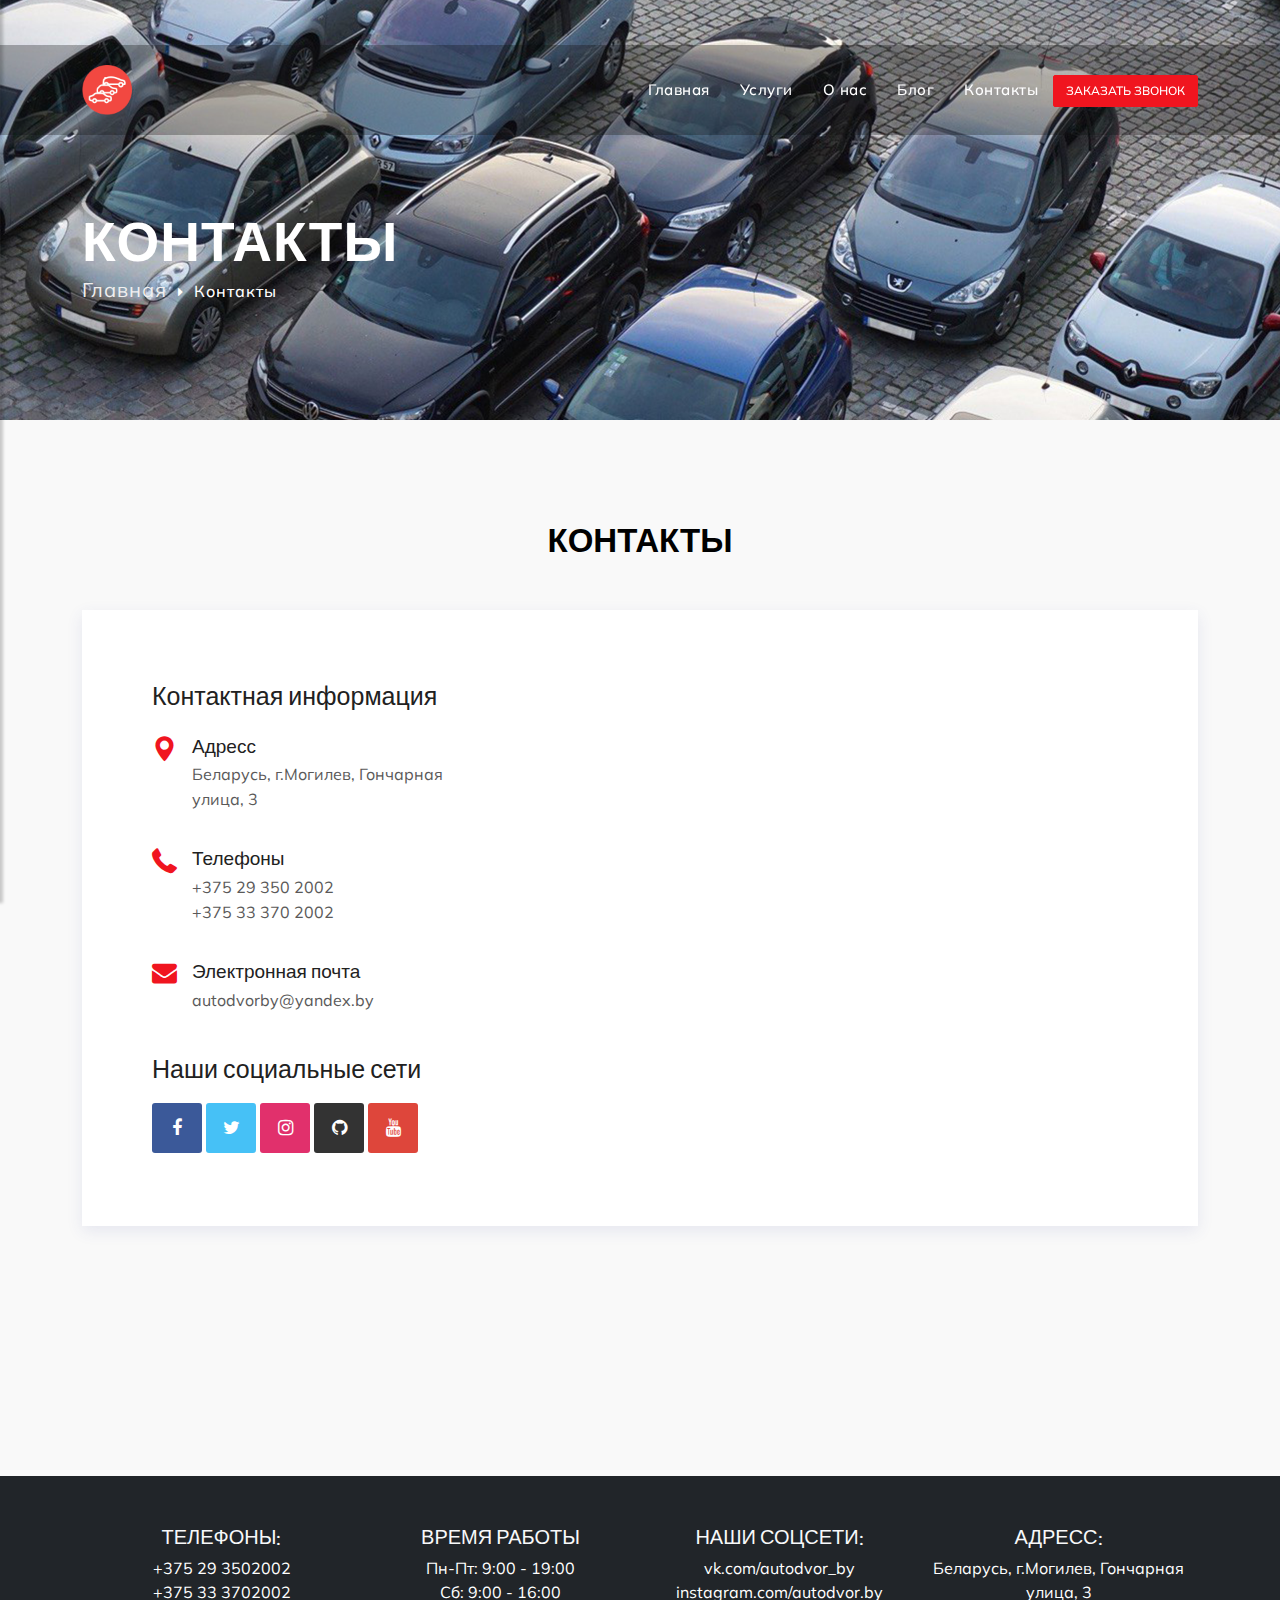
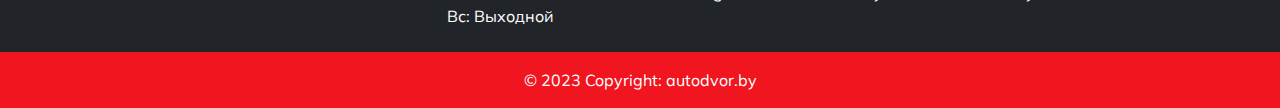
<file: html/contact.html>
<!DOCTYPE html>
<html lang="ru">
<head>
    <title>autodvor.by</title>
    <meta name="viewport" content="width=device-width, initial-scale=1.0">
    <meta charset="utf-8">

    <!-- External CSS libraries -->
    <link rel="stylesheet" type="text/css" href="css/bootstrap.min.css">
    <link rel="stylesheet" type="text/css" href="css/animate.min.css">
    <link rel="stylesheet" type="text/css" href="css/bootstrap-submenu.css">

    <link rel="stylesheet" type="text/css" href="css/bootstrap-select.min.css">
    <link rel="stylesheet" type="text/css" href="css/magnific-popup.css">
    <link rel="stylesheet" type="text/css" href="fonts/font-awesome/css/font-awesome.min.css">
    <link rel="stylesheet" type="text/css" href="fonts/flaticon/font/flaticon.css">
    <link rel="stylesheet" type="text/css" href="fonts/linearicons/style.css">
    <link rel="stylesheet" type="text/css"  href="css/jquery.mCustomScrollbar.css">
    <link rel="stylesheet" type="text/css"  href="css/dropzone.css">
    <link rel="stylesheet" type="text/css"  href="css/slick.css">
    <link rel="stylesheet" type="text/css"  href="css/lightbox.min.css">
    <link rel="stylesheet" type="text/css"  href="css/jnoty.css">

    <!-- Custom stylesheet -->
    <link rel="stylesheet" type="text/css" href="css/sidebar.css">
    <link rel="stylesheet" type="text/css" href="css/style.css">
    <link rel="stylesheet" type="text/css" id="style_sheet" href="css/skins/red.css">

    <!-- Favicon icon -->
    <link rel="shortcut icon" href="img/favicon.ico" type="image/x-icon" >

    <!-- Google fonts -->
    <link href="https://fonts.googleapis.com/css2?family=Mulish:wght@400;500;600;700&display=swap" rel="stylesheet">
    <link href="https://fonts.googleapis.com/css2?family=Playfair+Display:wght@400;500;600;700;800;900&display=swap" rel="stylesheet">
    <link href="https://fonts.googleapis.com/css2?family=Barlow+Condensed:wght@100;300;400;500;600;700;800;900&display=swap" rel="stylesheet">

    <!-- IE10 viewport hack for Surface/desktop Windows 8 bug -->
    <link rel="stylesheet" type="text/css" href="css/ie10-viewport-bug-workaround.css">

    <!-- Just for debugging purposes. Don't actually copy these 2 lines! -->
    <!--[if lt IE 9]><script  src="js/ie8-responsive-file-warning.js"></script><![endif]-->
    <script  src="js/ie-emulation-modes-warning.js"></script>

    <!-- HTML5 shim and Respond.js for IE8 support of HTML5 elements and media queries -->
    <!--[if lt IE 9]>
    <script  src="js/html5shiv.min.js"></script>
    <script  src="js/respond.min.js"></script>
    <![endif]-->
</head>
<body>

<!-- Top header start -->

<!-- Top header end -->

<!-- Main header start -->
<header class="main-header sticky-header header-with-top">
    <div class="container">
        <nav class="navbar navbar-expand-lg navbar-light">
            <a class="navbar-brand company-logo" href="index.html">
                <img src="img/logos/black-logo.png" alt="logo">
            </a>
            <button class="navbar-toggler" type="button" id="drawer">
                <span class="fa fa-bars"></span>
            </button>
            <div class="navbar-collapse collapse w-100 justify-content-end" id="navbar">
                <ul class="navbar-nav ml-auto">
                    <li class="nav-item dropdown active">
                        <a class="nav-link dropdown-toggle" href="index.html" id="navbarDropdownMenuLink" data-toggle="dropdown" aria-haspopup="true" aria-expanded="false">
                            Главная
                        </a>

                    </li>
                    <li class="nav-item dropdown">
                        <a class="nav-link dropdown-toggle" href="services.html" id="navbarDropdownMenuLink2" data-toggle="dropdown" aria-haspopup="true" aria-expanded="false">
                            Услуги
                        </a>

                    </li>
                    <li class="nav-item dropdown">
                        <a class="nav-link dropdown-toggle" href="about.html" id="navbarDropdownMenuLink6" data-toggle="dropdown" aria-haspopup="true" aria-expanded="false">
                            О нас
                        </a>
                    </li>
                    <li class="nav-item dropdown">
                        <a class="nav-link dropdown-toggle" href="blog.html" id="navbarDropdownMenuLink7" data-toggle="dropdown" aria-haspopup="true" aria-expanded="false">
                            Блог
                        </a>

                    </li>
                    <li class="nav-item dropdown">
                        <a class="nav-link" href="contact.html">Контакты</a>
                    </li>
                    <li class="nav-item dropdown al">
                        <div style="margin-top: 30px">
                            <button type="button" class="btn btn-theme" id="btn">
                                Заказать звонок
                            </button>
                        </div>
                    </li>

                </ul>
            </div>
        </nav>
    </div>
</header>
<!-- Main header end -->

<!-- Sidenav start -->
<nav id="sidebar" class="nav-sidebar">
    <!-- Close btn-->
    <div id="dismiss">
        <i class="fa fa-close"></i>
    </div>
    <div class="sidebar-inner">
        <div class="sidebar-logo">
            <a href="index.html">
                <img src="img/logos/black-logo.png" alt="sidebarlogo">
            </a>
        </div>
        <div class="sidebar-navigation">
            <h3 class="heading">Меню</h3>
            <ul class="menu-list">
                <li><a href="index.html" class="active pt0">Главная</a>

                </li>
                <li>
                    <a href="services.html">Услуги</a>

                </li>
                <li>
                    <a href="about.html">О нас </a>

                </li>
                <li>
                    <a href="blog.html">Блог</a>

                </li>
                <li>
                    <a href="contact.html">Контакты</a>

                </li>
                <li>

                </li>
            </ul>
        </div>
        <div class="get-in-touch">

            <h3 class="heading">Контакты</h3>
            <div class="get-in-touch-box d-flex mb-2">
                <i class="flaticon-phone"></i>
                <a href="tel:+375 29 3502002">+375 29 3502002</a>
            </div>
            <div class="get-in-touch-box d-flex mb-2">
                <i class="flaticon-phone"></i>
                <a href="tel:+375 33 3702002">+375 33 3702002</a>
            </div>
            <div class="get-in-touch-box d-flex mb-2">
                <i class="flaticon-mail"></i>
                <div class="media-body">
                    <a href="#">autodvorby@yandex.by</a>
                </div>
            </div>

        </div>
        <div class="get-social text-center">

            <button type="button" class="btn btn-theme" id="btn2">
                Заказать звонок
            </button>

        </div>
    </div>
</nav>
<!-- Sub banner start -->
<div class="sub-banner">
    <div class="container breadcrumb-area">
        <div class="breadcrumb-areas">
            <h1>Контакты</h1>
            <ul class="breadcrumbs">
                <li><a href="index.html">Главная</a></li>
                <li class="active">Контакты</li>
            </ul>
        </div>
    </div>
</div>
<!-- Sub Banner end -->

<!-- Contact 1 start -->
<div class="contact-1 content-area-20">
    <div class="container">
        <!-- Main title -->
        <div class="main-title text-center">
            <h1>Контакты</h1>

        </div>
        <div class="row g-0 contact-innner">
            <div class="col-lg-5 col-md-12">
                <div class="contact-info">
                    <h3 class="mb-20">Контактная информация</h3>
                    <div class="ci-box d-flex mb-30">
                        <div class="icon">
                            <i class="flaticon-pin"></i>
                        </div>
                        <div class="detail align-self-center">
                            <h4>Адресс</h4>
                            <p>Беларусь, г.Могилев, Гончарная улица, 3</p>
                        </div>
                    </div>
                    <div class="ci-box d-flex mb-30">
                        <div class="icon">
                            <i class="flaticon-phone"></i>
                        </div>
                        <div class="detail align-self-center">
                            <h4>Телефоны</h4>
                            <p>
                                <a href="tel:+375293502002">+375 29 350 2002</a>
                            </p>
                            <p>
                                <a href="tel:+375293502002">+375 33 370 2002</a>
                            </p>

                        </div>
                    </div>
                    <div class="ci-box d-flex mb-40">
                        <div class="icon">
                            <i class="flaticon-mail"></i>
                        </div>
                        <div class="detail align-self-center">
                            <h4>Электронная почта</h4>
                            <p>
                                <a href="mailto:autodvorby@yandex.by">autodvorby@yandex.by</a>
                            </p>
                        </div>
                    </div>

                    <h3 class="mb-20">Наши социальные сети</h3>
                    <div class="social-media social-media-two">
                        <div class="social-list">
                            <div class="icon facebook">
                                <div class="tooltip">Facebook</div>
                                <span><i class="fa fa-facebook"></i></span>
                            </div>
                            <div class="icon twitter">
                                <div class="tooltip">Twitter</div>
                                <span><i class="fa fa-twitter"></i></span>
                            </div>
                            <div class="icon instagram">
                                <div class="tooltip">Instagram</div>
                                <span><i class="fa fa-instagram"></i></span>
                            </div>
                            <div class="icon github">
                                <div class="tooltip">Github</div>
                                <span><i class="fa fa-github"></i></span>
                            </div>
                            <div class="icon youtube mr-0">
                                <div class="tooltip">Youtube</div>
                                <span><i class="fa fa-youtube"></i></span>
                            </div>
                        </div>
                    </div>
                </div>
            </div>
            <div class="col-lg-7 col-md-12">
                <iframe src="https://yandex.ru/map-widget/v1/?z=12&ol=biz&oid=185057903909" width="700" height="600" frameborder="0"></iframe>
            </div>
        </div>
    </div>
</div>
<!-- Contact 1 end -->

<!-- Google map start -->
<div class="section">
    <div class="map">
        <div id="map" class="contact-map"></div>
    </div>
</div>
<!-- Google map end -->

<!-- Footer start -->
<footer class="bg-dark text-center text-white">

    <!-- Grid container -->
    <div class="container p-4">
        <!-- Section: Social media -->

        <!-- Section: Social media -->

        <!-- Section: Form -->

        <!-- Section: Form -->

        <!-- Section: Text -->
        <section class="mb-4">

        </section>
        <!-- Section: Text -->

        <!-- Section: Links -->
        <section class="">
            <!--Grid row-->
            <div class="row">
                <!--Grid column-->
                <div class="col-lg-3 col-md-6 mb-4 mb-md-0">
                    <h5 class="text-uppercase text-light">Телефоны:</h5>

                    <ul class="list-unstyled mb-0">
                        <li>
                            <a href="#!" class="text-white">+375 29 3502002</a>
                        </li>
                        <li>
                            <a href="#!" class="text-white">+375 33 3702002</a>
                        </li>

                    </ul>
                </div>
                <!--Grid column-->

                <!--Grid column-->
                <div class="col-lg-3 col-md-6 mb-4 mb-md-0">
                    <h5 class="text-uppercase text-light">Время работы</h5>

                    <ul class="list-unstyled mb-0">
                        <li>
                            <a href="#!" class="text-white">Пн-Пт: 9:00 - 19:00</a>
                        </li>
                        <li>
                            <a href="#!" class="text-white">Cб: 9:00 - 16:00</a>
                        </li>
                        <li>
                            <a href="#!" class="text-white"> Вс: Выходной</a>
                        </li>

                    </ul>
                </div>
                <!--Grid column-->

                <!--Grid column-->
                <div class="col-lg-3 col-md-6 mb-4 mb-md-0">
                    <h5 class="text-uppercase text-light">Наши соцсети:</h5>

                    <ul class="list-unstyled mb-0">
                        <li>
                            <a href="https://vk.com/autodvor_by" class="text-white">vk.com/autodvor_by</a>
                        </li>
                        <li>
                            <a href="https://instagram.com/autodvor.by" class="text-white">instagram.com/autodvor.by</a>
                        </li>
                    </ul>
                </div>
                <!--Grid column-->

                <!--Grid column-->
                <div class="col-lg-3 col-md-6 mb-4 mb-md-0">
                    <h5 class="text-uppercase text-light">Адресс:</h5>

                    <ul class="list-unstyled mb-0 text-white">
                        <li>
                            Беларусь, г.Могилев,
                            Гончарная улица, 3
                        </li>

                    </ul>
                </div>
                <!--Grid column-->
            </div>
            <!--Grid row-->
        </section>
        <!-- Section: Links -->
    </div>
    <!-- Grid container -->

    <!-- Copyright -->
    <div class="text-center p-3" style="background-color:#f0151f">
        © 2023 Copyright:
        <a class="text-white" href="https://autodvor.by/">autodvor.by</a>
    </div>
    <!-- Copyright -->
</footer>

<!--  Форма обратной связи  -->

<script>
    let tg = {
        token: "6390897371:AAFE1hyq_91zim3uei0CYyTotQZyRLMmTzM", // Your bot's token that got from @BotFather
        chat_id: "-1001872768593" // The user's(that you want to send a message) telegram chat id
    }

    /**
     * By calling this function you can send message to a specific user()
     * @param {String} the text to send
     *
     */
    function sendMessage(text)
    {
        const url = `https://api.telegram.org/bot${tg.token}/sendMessage?chat_id=${tg.chat_id}&text=${text}`; // The url to request
        const xht = new XMLHttpRequest();
        xht.open("GET", url);
        xht.send();
    }

    // Now you can send any text(even a form data) by calling sendMessage function.
    // For example if you want to send the 'hello', you can call that function like this:


    document.addEventListener('DOMContentLoaded', function() {

        // получим кнопку id="btn" с помощью которой будем открывать модальное окно
        const btn = document.querySelector('#btn');
        const btn2 = document.querySelector('#btn2');
        // активируем контент id="modal" как модальное окно
        const modal = new bootstrap.Modal(document.querySelector('#modal'));
        // при нажатии на кнопку
        btn.addEventListener('click', function() {
            // открывает модальное окно

            modal.show();
        });
        btn2.addEventListener('click', function() {
            // открывает модальное окно

            modal.show();
        });

        const formElement = document.getElementById('form'); // извлекаем элемент формы
        formElement.addEventListener('submit', (e) => {
            e.preventDefault();
            const formData = new FormData(formElement); // создаём объект FormData, передаём в него элемент формы
            // теперь можно извлечь данные
            const name = document.getElementById('name').value;
            const phone = document.getElementById('phone').value;
            sendMessage(name +": "+phone);
            modal.hide();
        });
    });

</script>




<style>
    @media screen and (min-width: 676px) {
        .modal-dialog {
            max-width: 570px; /* New width for default modal */
        }
    }
</style>
<div class="modal fade center" id="modal" tabindex="-1" aria-labelledby="exampleModalLabel" aria-hidden="true" style="margin-top: 200px">
    <div class="modal-dialog">
        <div class="modal-content">
            <div class="modal-header">
                <h5 class="modal-title" id="exampleModalLabel">Заказать звонок</h5>
                <button type="button" class="btn-close" data-bs-dismiss="modal" aria-label="Close"></button>
            </div>
            <form id="form">
                <div class="modal-body">
                    <link rel="stylesheet" href="https://mdbcdn.b-cdn.net/wp-content/themes/mdbootstrap4/docs-app/css/dist/mdb5/plugins/standard/inputmask.min.css">
                    <div class="form-outline mb-3" style="width: 100%; ">
                        <label class="form-label" >Имя:</label>
                        <input type="text" id="name" class="form-control"  />
                    </div>
                    <div class="form-outline mb-3" style="width: 100%; ">
                        <label class="form-label" for="phone">Номер телефона:</label>
                        <input type="text" id="phone" class="form-control" data-mdb-input-mask="+375 99 9-99-9999" />

                    </div>

                </div>
                <div class="modal-footer" style="background-color:#f0151f;font-size: medium">

                    <div class="form-check d-inline">
                        <input class="form-check-input" type="checkbox" value="" id="flexCheckDefault">
                        <label class="form-check-label " for="flexCheckDefault">
                            Я даю согласие на обработку моих <a href="doc.pdf" class="text-white">персональных данных</a>
                        </label>
                    </div>
                    <button type="submit" class="btn  btn-theme"  id="formbtn">ОК</button>
                </div>
            </form>
        </div>
    </div>
</div>

<script src="https://mdbcdn.b-cdn.net/wp-content/themes/mdbootstrap4/docs-app/js/dist/mdb5/plugins/standard/inputmask.min.js"></script>


<script src="js/bootstrap.bundle.min.js"></script>
<script src="js/jquery.min.js"></script>
<script src="js/popper.min.js"></script>
<script src="js/bootstrap.bundle.min.js"></script>
<script  src="js/bootstrap-submenu.js"></script>
<script  src="js/rangeslider.js"></script>
<script  src="js/jquery.mb.YTPlayer.js"></script>
<script  src="js/bootstrap-select.min.js"></script>
<script  src="js/jquery.easing.1.3.js"></script>
<script  src="js/jquery.scrollUp.js"></script>
<script  src="js/jquery.mCustomScrollbar.concat.min.js"></script>
<script  src="js/dropzone.js"></script>
<script  src="js/slick.min.js"></script>
<script  src="js/jquery.filterizr.js"></script>
<script  src="js/jquery.magnific-popup.min.js"></script>
<script  src="js/jquery.countdown.js"></script>
<script  src="js/jquery.mousewheel.min.js"></script>
<script  src="js/lightgallery-all.js"></script>
<script  src="js/jnoty.js"></script>
<script  src="js/sidebar.js"></script>
<script  src="js/app.js"></script>
</body>
</html>
</file>
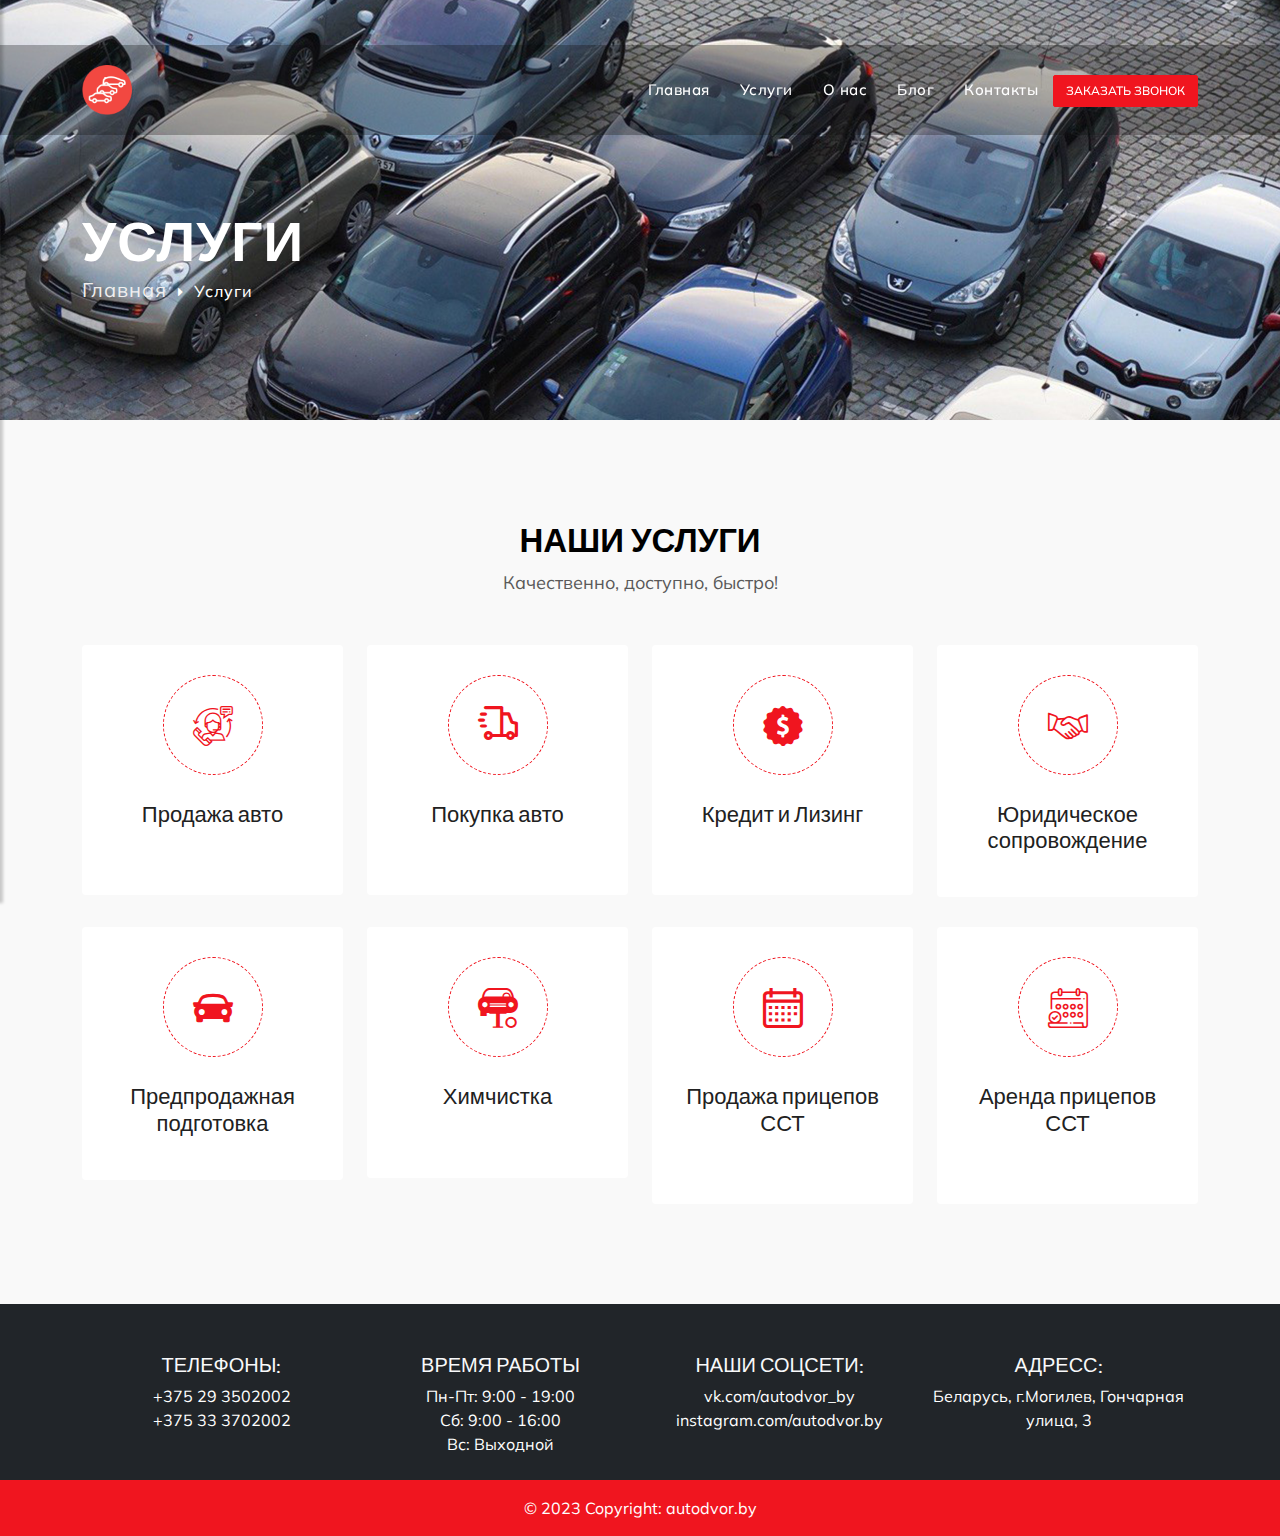
<file: html/services.html>
<!DOCTYPE html>
<html lang="ru">
<head>
    <title>autodvor.by</title>
    <meta name="viewport" content="width=device-width, initial-scale=1.0">
    <meta charset="utf-8">

    <!-- External CSS libraries -->
    <link rel="stylesheet" type="text/css" href="css/bootstrap.min.css">
    <link rel="stylesheet" type="text/css" href="css/animate.min.css">
    <link rel="stylesheet" type="text/css" href="css/bootstrap-submenu.css">

    <link rel="stylesheet" type="text/css" href="css/bootstrap-select.min.css">
    <link rel="stylesheet" type="text/css" href="css/magnific-popup.css">
    <link rel="stylesheet" type="text/css" href="fonts/font-awesome/css/font-awesome.min.css">
    <link rel="stylesheet" type="text/css" href="fonts/flaticon/font/flaticon.css">
    <link rel="stylesheet" type="text/css" href="fonts/linearicons/style.css">
    <link rel="stylesheet" type="text/css"  href="css/jquery.mCustomScrollbar.css">
    <link rel="stylesheet" type="text/css"  href="css/dropzone.css">
    <link rel="stylesheet" type="text/css"  href="css/slick.css">
    <link rel="stylesheet" type="text/css"  href="css/lightbox.min.css">
    <link rel="stylesheet" type="text/css"  href="css/jnoty.css">

    <!-- Custom stylesheet -->
    <link rel="stylesheet" type="text/css" href="css/sidebar.css">
    <link rel="stylesheet" type="text/css" href="css/style.css">
    <link rel="stylesheet" type="text/css" id="style_sheet" href="css/skins/red.css">

    <!-- Favicon icon -->
    <link rel="shortcut icon" href="img/favicon.ico" type="image/x-icon" >

    <!-- Google fonts -->
    <link href="https://fonts.googleapis.com/css2?family=Mulish:wght@400;500;600;700&display=swap" rel="stylesheet">
    <link href="https://fonts.googleapis.com/css2?family=Playfair+Display:wght@400;500;600;700;800;900&display=swap" rel="stylesheet">
    <link href="https://fonts.googleapis.com/css2?family=Barlow+Condensed:wght@100;300;400;500;600;700;800;900&display=swap" rel="stylesheet">

    <!-- IE10 viewport hack for Surface/desktop Windows 8 bug -->
    <link rel="stylesheet" type="text/css" href="css/ie10-viewport-bug-workaround.css">

    <!-- Just for debugging purposes. Don't actually copy these 2 lines! -->
    <!--[if lt IE 9]><script  src="js/ie8-responsive-file-warning.js"></script><![endif]-->
    <script  src="js/ie-emulation-modes-warning.js"></script>

    <!-- HTML5 shim and Respond.js for IE8 support of HTML5 elements and media queries -->
    <!--[if lt IE 9]>
    <script  src="js/html5shiv.min.js"></script>
    <script  src="js/respond.min.js"></script>
    <![endif]-->
</head>
<body>

<!-- Top header start -->

<!-- Top header end -->

<!-- Main header start -->
<header class="main-header sticky-header header-with-top">
    <div class="container">
        <nav class="navbar navbar-expand-lg navbar-light">
            <a class="navbar-brand company-logo" href="index.html">
                <img src="img/logos/black-logo.png" alt="logo">
            </a>
            <button class="navbar-toggler" type="button" id="drawer">
                <span class="fa fa-bars"></span>
            </button>
            <div class="navbar-collapse collapse w-100 justify-content-end" id="navbar">
                <ul class="navbar-nav ml-auto">
                    <li class="nav-item dropdown active">
                        <a class="nav-link dropdown-toggle" href="index.html" id="navbarDropdownMenuLink" data-toggle="dropdown" aria-haspopup="true" aria-expanded="false">
                            Главная
                        </a>

                    </li>
                    <li class="nav-item dropdown">
                        <a class="nav-link dropdown-toggle" href="services.html" id="navbarDropdownMenuLink2" data-toggle="dropdown" aria-haspopup="true" aria-expanded="false">
                            Услуги
                        </a>

                    </li>
                    <li class="nav-item dropdown">
                        <a class="nav-link dropdown-toggle" href="about.html" id="navbarDropdownMenuLink6" data-toggle="dropdown" aria-haspopup="true" aria-expanded="false">
                            О нас
                        </a>
                    </li>
                    <li class="nav-item dropdown">
                        <a class="nav-link dropdown-toggle" href="blog.html" id="navbarDropdownMenuLink7" data-toggle="dropdown" aria-haspopup="true" aria-expanded="false">
                            Блог
                        </a>

                    </li>
                    <li class="nav-item dropdown">
                        <a class="nav-link" href="contact.html">Контакты</a>
                    </li>
                    <li class="nav-item dropdown al">
                        <div style="margin-top: 30px">
                            <button type="button" class="btn btn-theme" id="btn">
                                Заказать звонок
                            </button>
                        </div>
                    </li>

                </ul>
            </div>
        </nav>
    </div>
</header>
<!-- Main header end -->

<!-- Sidenav start -->
<nav id="sidebar" class="nav-sidebar">
    <!-- Close btn-->
    <div id="dismiss">
        <i class="fa fa-close"></i>
    </div>
    <div class="sidebar-inner">
        <div class="sidebar-logo">
            <a href="index.html">
                <img src="img/logos/black-logo.png" alt="sidebarlogo">
            </a>
        </div>
        <div class="sidebar-navigation">
            <h3 class="heading">Меню</h3>
            <ul class="menu-list">
                <li><a href="index.html" class="active pt0">Главная</a>

                </li>
                <li>
                    <a href="services.html">Услуги</a>

                </li>
                <li>
                    <a href="about.html">О нас </a>

                </li>
                <li>
                    <a href="blog.html">Блог</a>

                </li>
                <li>
                    <a href="contact.html">Контакты</a>

                </li>
                <li>

                </li>
            </ul>
        </div>
        <div class="get-in-touch">

            <h3 class="heading">Контакты</h3>
            <div class="get-in-touch-box d-flex mb-2">
                <i class="flaticon-phone"></i>
                <a href="tel:+375 29 3502002">+375 29 3502002</a>
            </div>
            <div class="get-in-touch-box d-flex mb-2">
                <i class="flaticon-phone"></i>
                <a href="tel:+375 33 3702002">+375 33 3702002</a>
            </div>
            <div class="get-in-touch-box d-flex mb-2">
                <i class="flaticon-mail"></i>
                <div class="media-body">
                    <a href="#">autodvorby@yandex.by</a>
                </div>
            </div>

        </div>
        <div class="get-social text-center">

            <button type="button" class="btn btn-theme" id="btn2">
                Заказать звонок
            </button>

        </div>
    </div>
</nav>

<div class="sub-banner">
    <div class="container breadcrumb-area">
        <div class="breadcrumb-areas">
            <h1>Услуги</h1>
            <ul class="breadcrumbs">
                <li><a href="index.html">Главная</a></li>
                <li class="active">Услуги</li>
            </ul>
        </div>
    </div>
</div>

<div class="services-2 content-area">
    <div class="container">
        <!-- Main title -->
        <div class="main-title text-center">
            <h1>Наши услуги</h1>
            <p> Качественно, доступно, быстро!</p>
        </div>
        <div class="row">
            <div class="col-lg-3 col-md-6 col-sm-6">
                <div class="service-info-2">
                    <div class="icon">
                        <i class="flaticon-support-2"></i>
                    </div>
                    <div class="detail">
                        <h3><a href="services.html">Продажа авто</a></h3>
                        <br>
                    </div>
                </div>
            </div>
            <div class="col-lg-3 col-md-6 col-sm-6">
                <div class="service-info-2">
                    <div class="icon">
                        <i class="flaticon-speed"></i>
                    </div>
                    <div class="detail">
                        <h3><a href="services.html">Покупка авто</a></h3>
                        <br>
                    </div>
                </div>
            </div>
            <div class="col-lg-3 col-md-6 col-sm-6">
                <div class="service-info-2">
                    <div class="icon">
                        <i class="flaticon-money"></i>
                    </div>
                    <div class="detail">
                        <h3><a href="services-2.html">Кредит и Лизинг</a></h3>
                        <br>
                    </div>
                </div>
            </div>
            <div class="col-lg-3 col-md-6 col-sm-6">
                <div class="service-info-2">
                    <div class="icon">
                        <i class="flaticon-deal"></i>
                    </div>
                    <div class="detail">
                        <h3><a href="services-2.html">Юридическое сопровождение</a></h3>

                    </div>
                </div>
            </div>
            <div class="col-lg-3 col-md-6 col-sm-6">
                <div class="service-info-2">
                    <div class="icon">
                        <i class="flaticon-car-1"></i>
                    </div>
                    <div class="detail">
                        <h3><a href="services-2.html">Предпродажная подготовка</a></h3>

                    </div>
                </div>
            </div>
            <div class="col-lg-3 col-md-6 col-sm-6">
                <div class="service-info-2">
                    <div class="icon">
                        <i class="flaticon-wheel"></i>
                    </div>
                    <div class="detail">
                        <h3><a href="services-2.html">Химчистка</a></h3>
                        <br>
                    </div>
                </div>
            </div>
            <div class="col-lg-3 col-md-6 col-sm-6">
                <div class="service-info-2">
                    <div class="icon">
                        <i class="flaticon-calendar"></i>
                    </div>
                    <div class="detail">
                        <h3><a href="services-2.html">Продажа прицепов ССТ </a></h3>
                        <br>
                    </div>
                </div>
            </div>
            <div class="col-lg-3 col-md-6 col-sm-6">
                <div class="service-info-2">
                    <div class="icon">
                        <i class="flaticon-calendar-1"></i>
                    </div>
                    <div class="detail">
                        <h3><a href="services-2.html">Аренда прицепов ССТ </a></h3>
                        <br>
                    </div>
                </div>
            </div>
        </div>
    </div>
</div>

<footer class="bg-dark text-center text-white">

    <!-- Grid container -->
    <div class="container p-4">
        <!-- Section: Social media -->

        <!-- Section: Social media -->

        <!-- Section: Form -->

        <!-- Section: Form -->

        <!-- Section: Text -->
        <section class="mb-4">

        </section>
        <!-- Section: Text -->

        <!-- Section: Links -->
        <section class="">
            <!--Grid row-->
            <div class="row">
                <!--Grid column-->
                <div class="col-lg-3 col-md-6 mb-4 mb-md-0">
                    <h5 class="text-uppercase text-light">Телефоны:</h5>

                    <ul class="list-unstyled mb-0">
                        <li>
                            <a href="#!" class="text-white">+375 29 3502002</a>
                        </li>
                        <li>
                            <a href="#!" class="text-white">+375 33 3702002</a>
                        </li>

                    </ul>
                </div>
                <!--Grid column-->

                <!--Grid column-->
                <div class="col-lg-3 col-md-6 mb-4 mb-md-0">
                    <h5 class="text-uppercase text-light">Время работы</h5>

                    <ul class="list-unstyled mb-0">
                        <li>
                            <a href="#!" class="text-white">Пн-Пт: 9:00 - 19:00</a>
                        </li>
                        <li>
                            <a href="#!" class="text-white">Cб: 9:00 - 16:00</a>
                        </li>
                        <li>
                            <a href="#!" class="text-white"> Вс: Выходной</a>
                        </li>

                    </ul>
                </div>
                <!--Grid column-->

                <!--Grid column-->
                <div class="col-lg-3 col-md-6 mb-4 mb-md-0">
                    <h5 class="text-uppercase text-light">Наши соцсети:</h5>

                    <ul class="list-unstyled mb-0">
                        <li>
                            <a href="https://vk.com/autodvor_by" class="text-white">vk.com/autodvor_by</a>
                        </li>
                        <li>
                            <a href="https://instagram.com/autodvor.by" class="text-white">instagram.com/autodvor.by</a>
                        </li>
                    </ul>
                </div>
                <!--Grid column-->

                <!--Grid column-->
                <div class="col-lg-3 col-md-6 mb-4 mb-md-0">
                    <h5 class="text-uppercase text-light">Адресс:</h5>

                    <ul class="list-unstyled mb-0 text-white">
                        <li>
                            Беларусь, г.Могилев,
                            Гончарная улица, 3
                        </li>

                    </ul>
                </div>
                <!--Grid column-->
            </div>
            <!--Grid row-->
        </section>
        <!-- Section: Links -->
    </div>
    <!-- Grid container -->

    <!-- Copyright -->
    <div class="text-center p-3" style="background-color:#f0151f">
        © 2023 Copyright:
        <a class="text-white" href="https://autodvor.by/">autodvor.by</a>
    </div>
    <!-- Copyright -->
</footer>
<!-- Footer -->
<!-- Footer end -->

<!-- Full Page Search -->


<!-- Car Overview Modal -->

<!--  Форма обратной связи  -->

<script>
    let tg = {
        token: "6390897371:AAFE1hyq_91zim3uei0CYyTotQZyRLMmTzM", // Your bot's token that got from @BotFather
        chat_id: "-1001872768593" // The user's(that you want to send a message) telegram chat id
    }

    /**
     * By calling this function you can send message to a specific user()
     * @param {String} the text to send
     *
     */
    function sendMessage(text)
    {
        const url = `https://api.telegram.org/bot${tg.token}/sendMessage?chat_id=${tg.chat_id}&text=${text}`; // The url to request
        const xht = new XMLHttpRequest();
        xht.open("GET", url);
        xht.send();
    }

    // Now you can send any text(even a form data) by calling sendMessage function.
    // For example if you want to send the 'hello', you can call that function like this:


    document.addEventListener('DOMContentLoaded', function() {

        // получим кнопку id="btn" с помощью которой будем открывать модальное окно
        const btn = document.querySelector('#btn');
        const btn2 = document.querySelector('#btn2');
        // активируем контент id="modal" как модальное окно
        const modal = new bootstrap.Modal(document.querySelector('#modal'));
        // при нажатии на кнопку
        btn.addEventListener('click', function() {
            // открывает модальное окно

            modal.show();
        });
        btn2.addEventListener('click', function() {
            // открывает модальное окно

            modal.show();
        });

        const formElement = document.getElementById('form'); // извлекаем элемент формы
        formElement.addEventListener('submit', (e) => {
            e.preventDefault();
            const formData = new FormData(formElement); // создаём объект FormData, передаём в него элемент формы
            // теперь можно извлечь данные
            const name = document.getElementById('name').value;
            const phone = document.getElementById('phone').value;
            sendMessage(name +": "+phone);
            modal.hide();
        });
    });

</script>


<style>
    @media screen and (min-width: 676px) {
        .modal-dialog {
            max-width: 570px; /* New width for default modal */
        }
    }
</style>
<div class="modal fade center" id="modal" tabindex="-1" aria-labelledby="exampleModalLabel" aria-hidden="true" style="margin-top: 200px">
    <div class="modal-dialog">
        <div class="modal-content">
            <div class="modal-header">
                <h5 class="modal-title" id="exampleModalLabel">Заказать звонок</h5>
                <button type="button" class="btn-close" data-bs-dismiss="modal" aria-label="Close"></button>
            </div>
            <form id="form">
                <div class="modal-body">
                    <link rel="stylesheet" href="https://mdbcdn.b-cdn.net/wp-content/themes/mdbootstrap4/docs-app/css/dist/mdb5/plugins/standard/inputmask.min.css">
                    <div class="form-outline mb-3" style="width: 100%; ">
                        <label class="form-label" >Имя:</label>
                        <input type="text" id="name" class="form-control"  />
                    </div>
                    <div class="form-outline mb-3" style="width: 100%; ">
                        <label class="form-label" for="phone">Номер телефона:</label>
                        <input type="text" id="phone" class="form-control" data-mdb-input-mask="+375 99 9-99-9999" />

                    </div>

                </div>
                <div class="modal-footer" style="background-color:#f0151f;font-size: medium">

                    <div class="form-check d-inline">
                        <input class="form-check-input" type="checkbox" value="" id="flexCheckDefault">
                        <label class="form-check-label " for="flexCheckDefault">
                            Я даю согласие на обработку моих <a href="doc.pdf" class="text-white">персональных данных</a>
                        </label>
                    </div>
                    <button type="submit" class="btn  btn-theme"  id="formbtn">ОК</button>
                </div>
            </form>
        </div>
    </div>
</div>


<script src="https://mdbcdn.b-cdn.net/wp-content/themes/mdbootstrap4/docs-app/js/dist/mdb5/plugins/standard/inputmask.min.js"></script>




<script src="js/bootstrap.bundle.min.js"></script>
<script src="js/jquery.min.js"></script>
<script src="js/popper.min.js"></script>
<script src="js/bootstrap.bundle.min.js"></script>
<script  src="js/bootstrap-submenu.js"></script>
<script  src="js/rangeslider.js"></script>
<script  src="js/jquery.mb.YTPlayer.js"></script>
<script  src="js/bootstrap-select.min.js"></script>
<script  src="js/jquery.easing.1.3.js"></script>
<script  src="js/jquery.scrollUp.js"></script>
<script  src="js/jquery.mCustomScrollbar.concat.min.js"></script>
<script  src="js/dropzone.js"></script>
<script  src="js/slick.min.js"></script>
<script  src="js/jquery.filterizr.js"></script>
<script  src="js/jquery.magnific-popup.min.js"></script>
<script  src="js/jquery.countdown.js"></script>
<script  src="js/jquery.mousewheel.min.js"></script>
<script  src="js/lightgallery-all.js"></script>
<script  src="js/jnoty.js"></script>
<script  src="js/sidebar.js"></script>
<script  src="js/app.js"></script>

<!-- IE10 viewport hack for Surface/desktop Windows 8 bug -->
<script  src="js/ie10-viewport-bug-workaround.js"></script>
<!-- Custom javascript -->
<script  src="js/ie10-viewport-bug-workaround.js"></script>

</body>
</html>
</file>
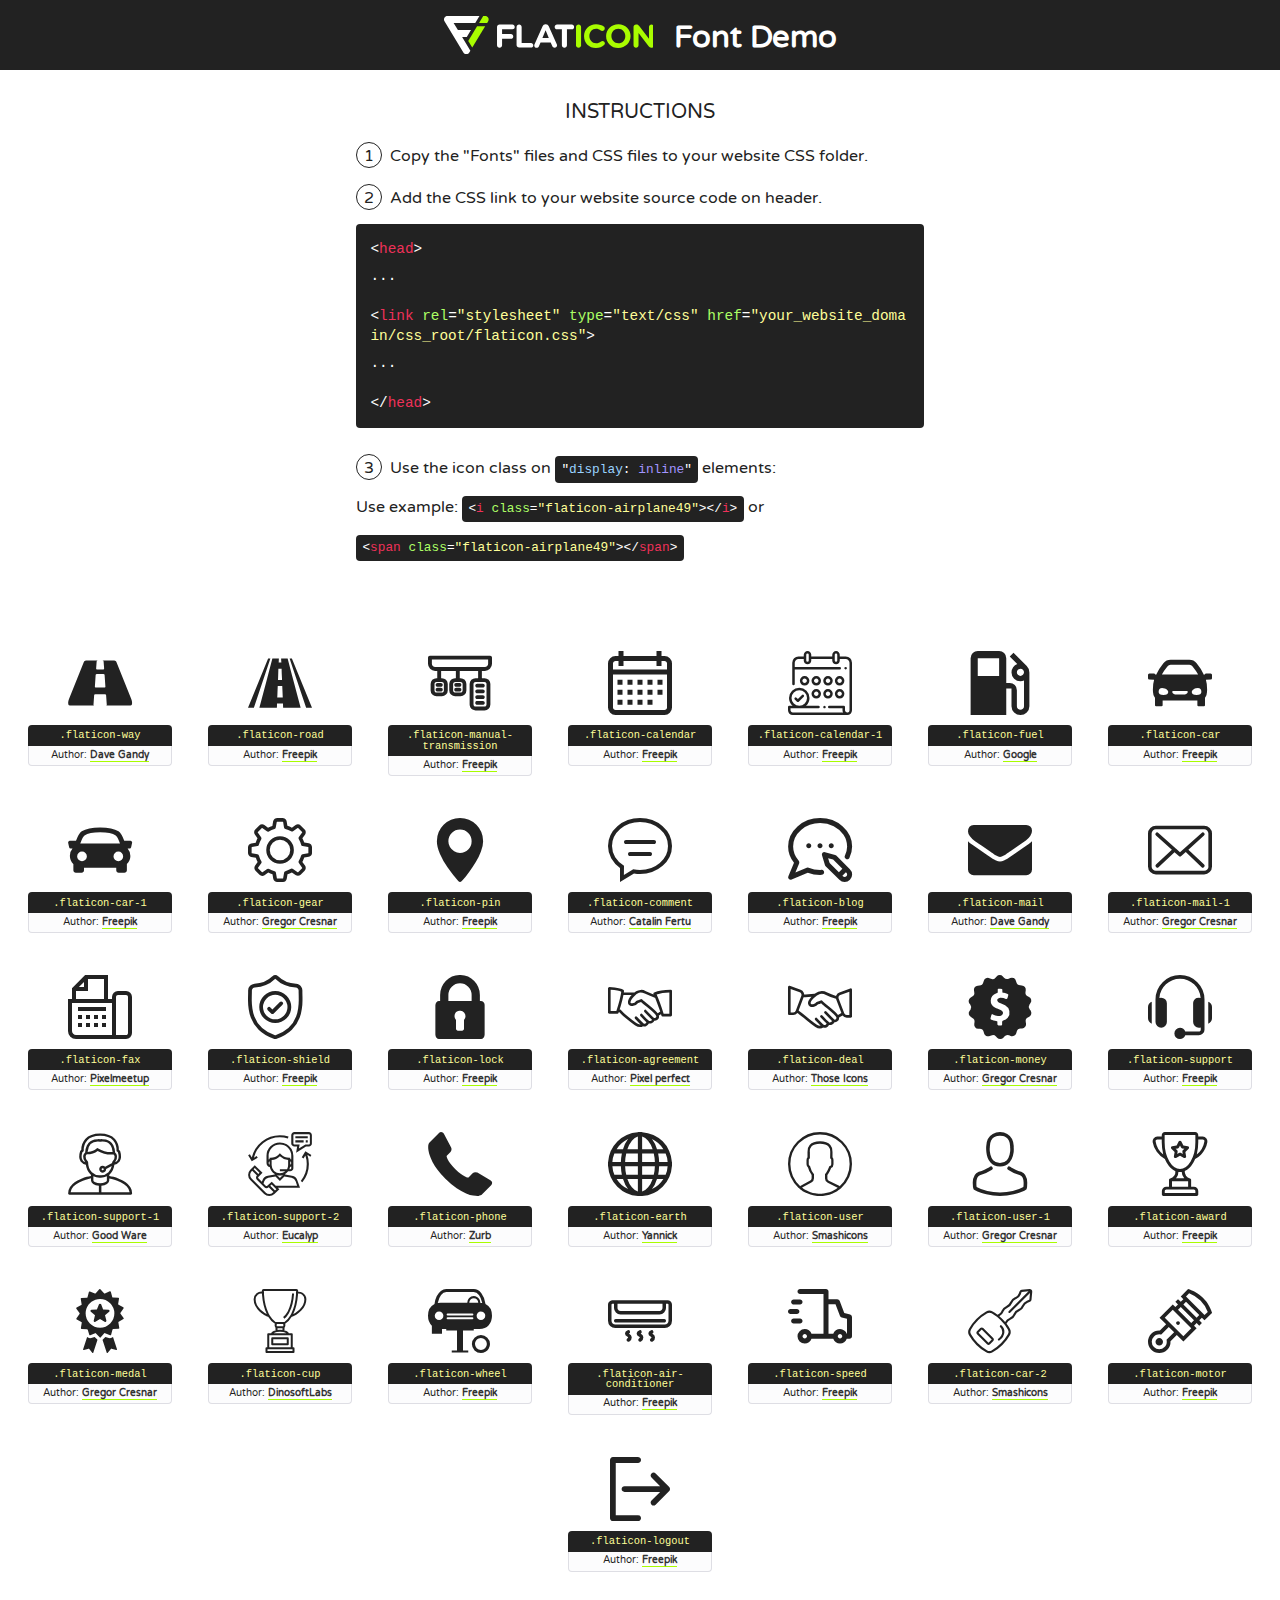
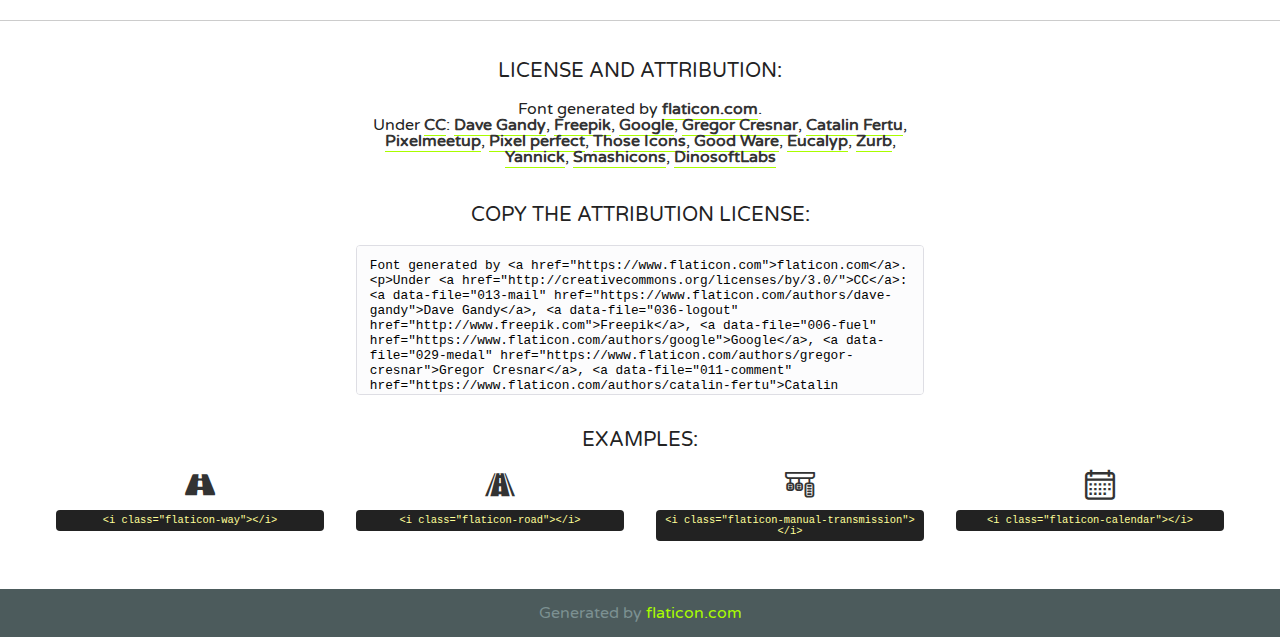
<file: html/fonts/flaticon/font/flaticon.html>
<!DOCTYPE html>
<!--
  Flaticon icon font: Flaticon
  Creation date: 28/03/2019 20:19
-->
<html>
<!DOCTYPE html>
<html>

<head>
    <title>Flaticon WebFont</title>
    <link href="http://fonts.googleapis.com/css?family=Varela+Round" rel="stylesheet" type="text/css" />
    <link rel="stylesheet" type="text/css" href="flaticon.css">
    <meta charset="UTF-8">
    <style>
    html, body, div, span, applet, object, iframe,
    h1, h2, h3, h4, h5, h6, p, blockquote, pre,
    a, abbr, acronym, address, big, cite, code,
    del, dfn, em, img, ins, kbd, q, s, samp,
    small, strike, strong, sub, sup, tt, var,
    b, u, i, center,
    dl, dt, dd, ol, ul, li,
    fieldset, form, label, legend,
    table, caption, tbody, tfoot, thead, tr, th, td,
    article, aside, canvas, details, embed, 
    figure, figcaption, footer, header, hgroup, 
    menu, nav, output, ruby, section, summary,
    time, mark, audio, video {
        margin: 0;
        padding: 0;
        border: 0;
        font-size: 100%;
        font: inherit;
        vertical-align: baseline;
    }
    /* HTML5 display-role reset for older browsers */
    article, aside, details, figcaption, figure, 
    footer, header, hgroup, menu, nav, section {
        display: block;
    }
    body {
        line-height: 1;
    }
    ol, ul {
        list-style: none;
    }
    blockquote, q {
        quotes: none;
    }
    blockquote:before, blockquote:after,
    q:before, q:after {
        content: '';
        content: none;
    }
    table {
        border-collapse: collapse;
        border-spacing: 0;
    }
    body {
        font-family: 'Varela Round', Helvetica, Arial, sans-serif;
        font-size: 16px;
        color: #222;
    }
    a {
        color: #333;
        border-bottom: 1px solid #a9fd00;
        font-weight: bold;
        text-decoration: none;
    }
    * {
        -moz-box-sizing: border-box;
        -webkit-box-sizing: border-box;
        box-sizing: border-box;
        margin: 0;
        padding: 0;
    }
    [class^="flaticon-"]:before, [class*=" flaticon-"]:before, [class^="flaticon-"]:after, [class*=" flaticon-"]:after {
        font-family: Flaticon;
        font-size: 30px;
        font-style: normal;
        margin-left: 20px;
        color: #333;
    }
    .wrapper {
        max-width: 600px;
        margin: auto;
        padding: 0 1em;
    }
    .title {
        font-size: 1.25em;
        text-align: center;
        margin-bottom: 1em;
        text-transform: uppercase;
    }
    header {
        text-align: center;
        background-color: #222;
        color: #fff;
        padding: 1em;
    }
    header .logo {
        width: 210px;
        height: 38px;
        display: inline-block;
        vertical-align: middle;
        margin-right: 1em;
        border: none;
    }
    header strong {
        font-size: 1.95em;
        font-weight: bold;
        vertical-align: middle;
        margin-top: 5px;
        display: inline-block;
    }
    .demo {
        margin: 2em auto;
        line-height: 1.25em;
    }
    .demo ul li {
        margin-bottom: 1em;
    }
    .demo ul li .num {
        color: #222;
        border-radius: 20px;
        display: inline-block;
        width: 26px;
        padding: 3px;
        height: 26px;
        text-align: center;
        margin-right: 0.5em;
        border: 1px solid #222;
    }
    .demo ul li code {
        background-color: #222;
        border-radius: 4px;
        padding: 0.25em 0.5em;
        display: inline-block;
        color: #fff;
        font-family: Consolas,Monaco,Lucida Console,Liberation Mono,DejaVu Sans Mono,Bitstream Vera Sans Mono,Courier New, monospace;
        font-weight: lighter;
        margin-top: 1em;
        font-size: 0.8em;
        word-break: break-all;
    }
    .demo ul li code.big {
        padding: 1em;
        font-size: 0.9em;
    }
    .demo ul li code .red {
        color: #EF3159;
    }
    .demo ul li code .green {
        color: #ACFF65;
    }
    .demo ul li code .yellow {
        color: #FFFF99;
    }
    .demo ul li code .blue {
        color: #99D3FF;
    }
    .demo ul li code .purple {
        color: #A295FF;
    }
    .demo ul li code .dots {
        margin-top: 0.5em;
        display: block;
    }
    #glyphs {
        border-bottom: 1px solid #ccc;
        padding: 2em 0;
        text-align: center;
    }
    .glyph {
        display: inline-block;
        width: 9em;
        margin: 1em;
        text-align: center;
        vertical-align: top;
        background: #FFF;
    }
    .glyph .glyph-icon {
        padding: 10px;
        display: block;
        font-family:"Flaticon";
        font-size: 64px;
        line-height: 1;
    }
    .glyph .glyph-icon:before {
        font-size: 64px;
        color: #222;
        margin-left: 0;
    }
    .class-name {
        font-size: 0.65em;
        background-color: #222;
        color: #fff;
        border-radius: 4px 4px 0 0;
        padding: 0.5em;
        color: #FFFF99;
        font-family: Consolas,Monaco,Lucida Console,Liberation Mono,DejaVu Sans Mono,Bitstream Vera Sans Mono,Courier New, monospace;
    }
    .author-name {
        font-size: 0.6em;
        background-color: #fcfcfd;
        border: 1px solid #DEDEE4;
        border-top: 0;
        border-radius: 0 0 4px 4px;
        padding: 0.5em;
    }
    .class-name:last-child {
        font-size: 10px;
        color:#888;
    }
    .class-name:last-child a {
        font-size: 10px;
        color:#555;
    }
    .class-name:last-child a:hover {
        color:#a9fd00;
    }
    .glyph > input {
        display: block;
        width: 100px;
        margin: 5px auto;
        text-align: center;
        font-size: 12px;
        cursor: text;
    }
    .glyph > input.icon-input {
        font-family:"Flaticon";
        font-size: 16px;
        margin-bottom: 10px;
    }
    .attribution .title {
        margin-top: 2em;
    }
    .attribution textarea {
        background-color: #fcfcfd;
        padding: 1em;
        border: none;
        box-shadow: none;
        border: 1px solid #DEDEE4;
        border-radius: 4px;
        resize: none;
        width: 100%;
        height: 150px;
        font-size: 0.8em;
        font-family: Consolas,Monaco,Lucida Console,Liberation Mono,DejaVu Sans Mono,Bitstream Vera Sans Mono,Courier New, monospace;
        -webkit-appearance: none;
    }
    .iconsuse {
        margin: 2em auto;
        text-align: center;
        max-width: 1200px;
    }
    .iconsuse:after {
        content: '';
        display: table;
        clear: both;
    }
    .iconsuse .image {
        float: left;
        width: 25%;
        padding: 0 1em;
    }
    .iconsuse .image p {
        margin-bottom: 1em;
    }
    .iconsuse .image span {
        display: block;
        font-size: 0.65em;
        background-color: #222;
        color: #fff;
        border-radius: 4px;
        padding: 0.5em;
        color: #FFFF99;
        margin-top: 1em;
        font-family: Consolas,Monaco,Lucida Console,Liberation Mono,DejaVu Sans Mono,Bitstream Vera Sans Mono,Courier New, monospace;
    }
    #footer {
        text-align: center;
        background-color: #4C5B5C;
        color: #7c9192;
        padding: 1em;
    }
    #footer a {
        border: none;
        color: #a9fd00;
        font-weight: normal;
    }
    @media (max-width: 960px) {
        .iconsuse .image {
            width: 50%;
        }
    }
    @media (max-width: 560px) {
        .iconsuse .image {
            width: 100%;
        }
    }
    </style>
</head>

<body class="characters-off">

    <header>
        <a href="https://www.flaticon.com" target="_blank" class="logo">
            <svg version="1.1" xmlns="http://www.w3.org/2000/svg" xmlns:xlink="http://www.w3.org/1999/xlink" xmlns:a="http://ns.adobe.com/AdobeSVGViewerExtensions/3.0/" viewBox="0 0 560.875 102.036" enable-background="new 0 0 560.875 102.036" xml:space="preserve">
                <defs>
                </defs>
                <g>
                    <g class="letters">
                        <path fill="#ffffff" d="M141.596,29.675c0-3.777,2.985-6.767,6.764-6.767h34.438c3.426,0,6.15,2.728,6.15,6.15
                        c0,3.43-2.724,6.149-6.15,6.149h-27.674v13.091h23.719c3.429,0,6.151,2.724,6.151,6.15c0,3.43-2.723,6.149-6.151,6.149h-23.719
                        v17.574c0,3.773-2.986,6.761-6.764,6.761c-3.779,0-6.764-2.989-6.764-6.761V29.675z"></path>
                        <path fill="#ffffff" d="M193.844,29.149c0-3.781,2.985-6.767,6.764-6.767c3.776,0,6.763,2.985,6.763,6.767v42.957h25.039
                        c3.426,0,6.149,2.726,6.149,6.153c0,3.425-2.723,6.15-6.149,6.15h-31.802c-3.779,0-6.764-2.986-6.764-6.768V29.149z"></path>
                        <path fill="#ffffff" d="M241.891,75.71l21.438-48.407c1.492-3.341,4.215-5.357,7.906-5.357h0.792
                        c3.686,0,6.323,2.017,7.815,5.357l21.439,48.407c0.436,0.967,0.701,1.845,0.701,2.723c0,3.602-2.809,6.501-6.414,6.501
                        c-3.161,0-5.269-1.845-6.499-4.655l-4.132-9.661h-27.059l-4.301,10.102c-1.144,2.631-3.426,4.214-6.237,4.214
                        c-3.517,0-6.24-2.81-6.24-6.325C241.1,77.64,241.451,76.677,241.891,75.71z M279.932,58.666l-8.521-20.297l-8.526,20.297H279.932
                        z"></path>
                        <path fill="#ffffff" d="M314.864,35.387H301.86c-3.429,0-6.239-2.813-6.239-6.238c0-3.429,2.811-6.24,6.239-6.24h39.533
                        c3.426,0,6.237,2.811,6.237,6.24c0,3.425-2.811,6.238-6.237,6.238h-13.001v42.785c0,3.773-2.99,6.761-6.764,6.761
                        c-3.779,0-6.764-2.989-6.764-6.761V35.387z"></path>
                        <path fill="#A9FD00" d="M352.615,29.149c0-3.781,2.985-6.767,6.767-6.767c3.774,0,6.761,2.985,6.761,6.767v49.024
                        c0,3.773-2.987,6.761-6.761,6.761c-3.781,0-6.767-2.989-6.767-6.761V29.149z"></path>
                        <path fill="#A9FD00" d="M374.132,53.836v-0.179c0-17.481,13.178-31.801,32.065-31.801c9.22,0,15.459,2.458,20.557,6.238
                        c1.402,1.054,2.637,2.985,2.637,5.357c0,3.692-2.985,6.59-6.681,6.59c-1.845,0-3.071-0.702-4.044-1.319
                        c-3.776-2.813-7.729-4.393-12.562-4.393c-10.364,0-17.831,8.611-17.831,19.154v0.173c0,10.542,7.291,19.329,17.831,19.329
                        c5.715,0,9.492-1.756,13.359-4.834c1.049-0.874,2.458-1.491,4.039-1.491c3.429,0,6.325,2.813,6.325,6.236
                        c0,2.106-1.056,3.78-2.282,4.834c-5.539,4.834-12.036,7.733-21.878,7.733C387.572,85.464,374.132,71.493,374.132,53.836z"></path>
                        <path fill="#A9FD00" d="M433.009,53.836v-0.179c0-17.481,13.79-31.801,32.766-31.801c18.981,0,32.592,14.143,32.592,31.628v0.173
                        c0,17.483-13.785,31.807-32.769,31.807C446.625,85.464,433.009,71.32,433.009,53.836z M484.224,53.836v-0.179
                        c0-10.539-7.725-19.326-18.626-19.326c-10.893,0-18.449,8.611-18.449,19.154v0.173c0,10.542,7.73,19.329,18.626,19.329
                        C476.676,72.986,484.224,64.378,484.224,53.836z"></path>
                        <path fill="#A9FD00" d="M506.233,29.321c0-3.774,2.99-6.763,6.767-6.763h1.401c3.252,0,5.183,1.583,7.029,3.953l26.093,34.265
                        V29.059c0-3.692,2.99-6.677,6.681-6.677c3.683,0,6.671,2.985,6.671,6.677v48.934c0,3.78-2.987,6.765-6.764,6.765h-0.436
                        c-3.257,0-5.188-1.581-7.034-3.953l-27.056-35.492v32.944c0,3.687-2.985,6.676-6.678,6.676c-3.683,0-6.673-2.989-6.673-6.676
                        V29.321z"></path>
                    </g>
                    <g class="insignia">
                        <path fill="#ffffff" d="M48.372,56.137h12.517l11.156-18.537H37.186L25.688,18.539h57.825L94.668,0H9.271
                        C5.925,0,2.842,1.801,1.198,4.716c-1.644,2.907-1.593,6.482,0.134,9.343l50.38,83.501c1.678,2.781,4.689,4.476,7.938,4.476
                        c3.246,0,6.257-1.695,7.935-4.476l2.898-4.804L48.372,56.137z"></path>
                        <g class="i">
                            <path fill="#A9FD00" d="M93.575,18.539h0.031v0.004l21.652,0.004l2.705-4.488c1.727-2.861,1.778-6.436,0.133-9.343
                            C116.454,1.801,113.371,0,110.026,0h-5.294L93.575,18.539z"></path>
                            <polygon fill="#A9FD00" points="88.291,27.356 64.725,66.486 75.519,84.404 109.942,27.356"></polygon>
                        </g>
                    </g>
                </g>
            </svg>
        </a>
        <strong>Font Demo</strong>
    </header>


    <section class="demo wrapper">

        <p class="title">Instructions</p>

        <ul>
            <li>
                <span class="num">1</span>Copy the "Fonts" files and CSS files to your website CSS folder.
            </li>
            <li>
                <span class="num">2</span>Add the CSS link to your website source code on header.
                <code class="big">
                    &lt;<span class="red">head</span>&gt;
                    <br/><span class="dots">...</span>
                    <br/>&lt;<span class="red">link</span> <span class="green">rel</span>=<span class="yellow">"stylesheet"</span> <span class="green">type</span>=<span class="yellow">"text/css"</span> <span class="green">href</span>=<span class="yellow">"your_website_domain/css_root/flaticon.css"</span>&gt;
                    <br/><span class="dots">...</span>
                    <br/>&lt;/<span class="red">head</span>&gt;
                </code>
            </li>

            <li>
                <p>
                    <span class="num">3</span>Use the icon class on <code>"<span class="blue">display</span>:<span class="purple"> inline</span>"</code> elements:
                    <br />
                    Use example: <code>&lt;<span class="red">i</span> <span class="green">class</span>=<span class="yellow">&quot;flaticon-airplane49&quot;</span>&gt;&lt;/<span class="red">i</span>&gt;</code> or <code>&lt;<span class="red">span</span> <span class="green">class</span>=<span class="yellow">&quot;flaticon-airplane49&quot;</span>&gt;&lt;/<span class="red">span</span>&gt;</code>
            </li>
        </ul>

    </section>




   <section id="glyphs">          
    
      
        <div class="glyph"><div class="glyph-icon flaticon-way"></div>
            <div class="class-name">.flaticon-way</div>
            <div class="author-name">Author: <a data-file="001-way" href="https://www.flaticon.com/authors/dave-gandy">Dave Gandy</a> </div> 
        </div>        
        
        <div class="glyph"><div class="glyph-icon flaticon-road"></div>
            <div class="class-name">.flaticon-road</div>
            <div class="author-name">Author: <a data-file="002-road" href="http://www.freepik.com">Freepik</a> </div> 
        </div>        
        
        <div class="glyph"><div class="glyph-icon flaticon-manual-transmission"></div>
            <div class="class-name">.flaticon-manual-transmission</div>
            <div class="author-name">Author: <a data-file="003-manual-transmission" href="http://www.freepik.com">Freepik</a> </div> 
        </div>        
        
        <div class="glyph"><div class="glyph-icon flaticon-calendar"></div>
            <div class="class-name">.flaticon-calendar</div>
            <div class="author-name">Author: <a data-file="004-calendar" href="http://www.freepik.com">Freepik</a> </div> 
        </div>        
        
        <div class="glyph"><div class="glyph-icon flaticon-calendar-1"></div>
            <div class="class-name">.flaticon-calendar-1</div>
            <div class="author-name">Author: <a data-file="005-calendar-1" href="http://www.freepik.com">Freepik</a> </div> 
        </div>        
        
        <div class="glyph"><div class="glyph-icon flaticon-fuel"></div>
            <div class="class-name">.flaticon-fuel</div>
            <div class="author-name">Author: <a data-file="006-fuel" href="https://www.flaticon.com/authors/google">Google</a> </div> 
        </div>        
        
        <div class="glyph"><div class="glyph-icon flaticon-car"></div>
            <div class="class-name">.flaticon-car</div>
            <div class="author-name">Author: <a data-file="007-car" href="http://www.freepik.com">Freepik</a> </div> 
        </div>        
        
        <div class="glyph"><div class="glyph-icon flaticon-car-1"></div>
            <div class="class-name">.flaticon-car-1</div>
            <div class="author-name">Author: <a data-file="008-car-1" href="http://www.freepik.com">Freepik</a> </div> 
        </div>        
        
        <div class="glyph"><div class="glyph-icon flaticon-gear"></div>
            <div class="class-name">.flaticon-gear</div>
            <div class="author-name">Author: <a data-file="009-gear" href="https://www.flaticon.com/authors/gregor-cresnar">Gregor Cresnar</a> </div> 
        </div>        
        
        <div class="glyph"><div class="glyph-icon flaticon-pin"></div>
            <div class="class-name">.flaticon-pin</div>
            <div class="author-name">Author: <a data-file="010-pin" href="http://www.freepik.com">Freepik</a> </div> 
        </div>        
        
        <div class="glyph"><div class="glyph-icon flaticon-comment"></div>
            <div class="class-name">.flaticon-comment</div>
            <div class="author-name">Author: <a data-file="011-comment" href="https://www.flaticon.com/authors/catalin-fertu">Catalin Fertu</a> </div> 
        </div>        
        
        <div class="glyph"><div class="glyph-icon flaticon-blog"></div>
            <div class="class-name">.flaticon-blog</div>
            <div class="author-name">Author: <a data-file="012-blog" href="http://www.freepik.com">Freepik</a> </div> 
        </div>        
        
        <div class="glyph"><div class="glyph-icon flaticon-mail"></div>
            <div class="class-name">.flaticon-mail</div>
            <div class="author-name">Author: <a data-file="013-mail" href="https://www.flaticon.com/authors/dave-gandy">Dave Gandy</a> </div> 
        </div>        
        
        <div class="glyph"><div class="glyph-icon flaticon-mail-1"></div>
            <div class="class-name">.flaticon-mail-1</div>
            <div class="author-name">Author: <a data-file="014-mail-1" href="https://www.flaticon.com/authors/gregor-cresnar">Gregor Cresnar</a> </div> 
        </div>        
        
        <div class="glyph"><div class="glyph-icon flaticon-fax"></div>
            <div class="class-name">.flaticon-fax</div>
            <div class="author-name">Author: <a data-file="015-fax" href="https://www.flaticon.com/authors/pixelmeetup">Pixelmeetup</a> </div> 
        </div>        
        
        <div class="glyph"><div class="glyph-icon flaticon-shield"></div>
            <div class="class-name">.flaticon-shield</div>
            <div class="author-name">Author: <a data-file="016-shield" href="http://www.freepik.com">Freepik</a> </div> 
        </div>        
        
        <div class="glyph"><div class="glyph-icon flaticon-lock"></div>
            <div class="class-name">.flaticon-lock</div>
            <div class="author-name">Author: <a data-file="017-lock" href="http://www.freepik.com">Freepik</a> </div> 
        </div>        
        
        <div class="glyph"><div class="glyph-icon flaticon-agreement"></div>
            <div class="class-name">.flaticon-agreement</div>
            <div class="author-name">Author: <a data-file="018-agreement" href="https://www.flaticon.com/authors/pixel-perfect">Pixel perfect</a> </div> 
        </div>        
        
        <div class="glyph"><div class="glyph-icon flaticon-deal"></div>
            <div class="class-name">.flaticon-deal</div>
            <div class="author-name">Author: <a data-file="019-deal" href="https://www.flaticon.com/authors/those-icons">Those Icons</a> </div> 
        </div>        
        
        <div class="glyph"><div class="glyph-icon flaticon-money"></div>
            <div class="class-name">.flaticon-money</div>
            <div class="author-name">Author: <a data-file="020-money" href="https://www.flaticon.com/authors/gregor-cresnar">Gregor Cresnar</a> </div> 
        </div>        
        
        <div class="glyph"><div class="glyph-icon flaticon-support"></div>
            <div class="class-name">.flaticon-support</div>
            <div class="author-name">Author: <a data-file="021-support" href="http://www.freepik.com">Freepik</a> </div> 
        </div>        
        
        <div class="glyph"><div class="glyph-icon flaticon-support-1"></div>
            <div class="class-name">.flaticon-support-1</div>
            <div class="author-name">Author: <a data-file="022-support-1" href="https://www.flaticon.com/authors/good-ware">Good Ware</a> </div> 
        </div>        
        
        <div class="glyph"><div class="glyph-icon flaticon-support-2"></div>
            <div class="class-name">.flaticon-support-2</div>
            <div class="author-name">Author: <a data-file="023-support-2" href="https://www.flaticon.com/authors/eucalyp">Eucalyp</a> </div> 
        </div>        
        
        <div class="glyph"><div class="glyph-icon flaticon-phone"></div>
            <div class="class-name">.flaticon-phone</div>
            <div class="author-name">Author: <a data-file="024-phone" href="https://www.flaticon.com/authors/zurb">Zurb</a> </div> 
        </div>        
        
        <div class="glyph"><div class="glyph-icon flaticon-earth"></div>
            <div class="class-name">.flaticon-earth</div>
            <div class="author-name">Author: <a data-file="025-earth" href="https://www.flaticon.com/authors/yannick">Yannick</a> </div> 
        </div>        
        
        <div class="glyph"><div class="glyph-icon flaticon-user"></div>
            <div class="class-name">.flaticon-user</div>
            <div class="author-name">Author: <a data-file="026-user" href="https://www.flaticon.com/authors/smashicons">Smashicons</a> </div> 
        </div>        
        
        <div class="glyph"><div class="glyph-icon flaticon-user-1"></div>
            <div class="class-name">.flaticon-user-1</div>
            <div class="author-name">Author: <a data-file="027-user-1" href="https://www.flaticon.com/authors/gregor-cresnar">Gregor Cresnar</a> </div> 
        </div>        
        
        <div class="glyph"><div class="glyph-icon flaticon-award"></div>
            <div class="class-name">.flaticon-award</div>
            <div class="author-name">Author: <a data-file="028-award" href="http://www.freepik.com">Freepik</a> </div> 
        </div>        
        
        <div class="glyph"><div class="glyph-icon flaticon-medal"></div>
            <div class="class-name">.flaticon-medal</div>
            <div class="author-name">Author: <a data-file="029-medal" href="https://www.flaticon.com/authors/gregor-cresnar">Gregor Cresnar</a> </div> 
        </div>        
        
        <div class="glyph"><div class="glyph-icon flaticon-cup"></div>
            <div class="class-name">.flaticon-cup</div>
            <div class="author-name">Author: <a data-file="030-cup" href="https://www.flaticon.com/authors/dinosoftlabs">DinosoftLabs</a> </div> 
        </div>        
        
        <div class="glyph"><div class="glyph-icon flaticon-wheel"></div>
            <div class="class-name">.flaticon-wheel</div>
            <div class="author-name">Author: <a data-file="031-wheel" href="http://www.freepik.com">Freepik</a> </div> 
        </div>        
        
        <div class="glyph"><div class="glyph-icon flaticon-air-conditioner"></div>
            <div class="class-name">.flaticon-air-conditioner</div>
            <div class="author-name">Author: <a data-file="032-air-conditioner" href="http://www.freepik.com">Freepik</a> </div> 
        </div>        
        
        <div class="glyph"><div class="glyph-icon flaticon-speed"></div>
            <div class="class-name">.flaticon-speed</div>
            <div class="author-name">Author: <a data-file="033-speed" href="http://www.freepik.com">Freepik</a> </div> 
        </div>        
        
        <div class="glyph"><div class="glyph-icon flaticon-car-2"></div>
            <div class="class-name">.flaticon-car-2</div>
            <div class="author-name">Author: <a data-file="034-car-2" href="https://www.flaticon.com/authors/smashicons">Smashicons</a> </div> 
        </div>        
        
        <div class="glyph"><div class="glyph-icon flaticon-motor"></div>
            <div class="class-name">.flaticon-motor</div>
            <div class="author-name">Author: <a data-file="035-motor" href="http://www.freepik.com">Freepik</a> </div> 
        </div>        
        
        <div class="glyph"><div class="glyph-icon flaticon-logout"></div>
            <div class="class-name">.flaticon-logout</div>
            <div class="author-name">Author: <a data-file="036-logout" href="http://www.freepik.com">Freepik</a> </div> 
        </div>        
        

    </section>



    <section class="attribution wrapper"   style="text-align:center;">

      <div class="title">License and attribution:</div><div class="attrDiv">Font generated by <a href="https://www.flaticon.com">flaticon.com</a>. <div><p>Under <a href="http://creativecommons.org/licenses/by/3.0/">CC</a>: <a data-file="013-mail" href="https://www.flaticon.com/authors/dave-gandy">Dave Gandy</a>, <a data-file="036-logout" href="http://www.freepik.com">Freepik</a>, <a data-file="006-fuel" href="https://www.flaticon.com/authors/google">Google</a>, <a data-file="029-medal" href="https://www.flaticon.com/authors/gregor-cresnar">Gregor Cresnar</a>, <a data-file="011-comment" href="https://www.flaticon.com/authors/catalin-fertu">Catalin Fertu</a>, <a data-file="015-fax" href="https://www.flaticon.com/authors/pixelmeetup">Pixelmeetup</a>, <a data-file="018-agreement" href="https://www.flaticon.com/authors/pixel-perfect">Pixel perfect</a>, <a data-file="019-deal" href="https://www.flaticon.com/authors/those-icons">Those Icons</a>, <a data-file="022-support-1" href="https://www.flaticon.com/authors/good-ware">Good Ware</a>, <a data-file="023-support-2" href="https://www.flaticon.com/authors/eucalyp">Eucalyp</a>, <a data-file="024-phone" href="https://www.flaticon.com/authors/zurb">Zurb</a>, <a data-file="025-earth" href="https://www.flaticon.com/authors/yannick">Yannick</a>, <a data-file="034-car-2" href="https://www.flaticon.com/authors/smashicons">Smashicons</a>, <a data-file="030-cup" href="https://www.flaticon.com/authors/dinosoftlabs">DinosoftLabs</a></p>  </div>
      </div>
      <div class="title">Copy the Attribution License:</div>

    <textarea onclick="this.focus();this.select();">Font generated by &lt;a href=&quot;https://www.flaticon.com&quot;&gt;flaticon.com&lt;/a&gt;. <p>Under <a href="http://creativecommons.org/licenses/by/3.0/">CC</a>: <a data-file="013-mail" href="https://www.flaticon.com/authors/dave-gandy">Dave Gandy</a>, <a data-file="036-logout" href="http://www.freepik.com">Freepik</a>, <a data-file="006-fuel" href="https://www.flaticon.com/authors/google">Google</a>, <a data-file="029-medal" href="https://www.flaticon.com/authors/gregor-cresnar">Gregor Cresnar</a>, <a data-file="011-comment" href="https://www.flaticon.com/authors/catalin-fertu">Catalin Fertu</a>, <a data-file="015-fax" href="https://www.flaticon.com/authors/pixelmeetup">Pixelmeetup</a>, <a data-file="018-agreement" href="https://www.flaticon.com/authors/pixel-perfect">Pixel perfect</a>, <a data-file="019-deal" href="https://www.flaticon.com/authors/those-icons">Those Icons</a>, <a data-file="022-support-1" href="https://www.flaticon.com/authors/good-ware">Good Ware</a>, <a data-file="023-support-2" href="https://www.flaticon.com/authors/eucalyp">Eucalyp</a>, <a data-file="024-phone" href="https://www.flaticon.com/authors/zurb">Zurb</a>, <a data-file="025-earth" href="https://www.flaticon.com/authors/yannick">Yannick</a>, <a data-file="034-car-2" href="https://www.flaticon.com/authors/smashicons">Smashicons</a>, <a data-file="030-cup" href="https://www.flaticon.com/authors/dinosoftlabs">DinosoftLabs</a></p>  
     </textarea>

    </section>

    <section class="iconsuse">

          <div class="title">Examples:</div>            
             
            <div class="image">
                <p>
                    <i class="glyph-icon flaticon-way"></i> 
                    <span>&lt;i class=&quot;flaticon-way&quot;&gt;&lt;/i&gt;</span>
                </p>
            </div>
            
            <div class="image">
                <p>
                    <i class="glyph-icon flaticon-road"></i> 
                    <span>&lt;i class=&quot;flaticon-road&quot;&gt;&lt;/i&gt;</span>
                </p>
            </div>
            
            <div class="image">
                <p>
                    <i class="glyph-icon flaticon-manual-transmission"></i> 
                    <span>&lt;i class=&quot;flaticon-manual-transmission&quot;&gt;&lt;/i&gt;</span>
                </p>
            </div>
            
            <div class="image">
                <p>
                    <i class="glyph-icon flaticon-calendar"></i> 
                    <span>&lt;i class=&quot;flaticon-calendar&quot;&gt;&lt;/i&gt;</span>
                </p>
            </div>
                       
        </div>
                            
    </section>

<div id="footer">
    <div>Generated by <a href="https://www.flaticon.com">flaticon.com</a>
    </div>
</div>



</body>
</html>
</file>
<file: html/fonts/flaticon/font/flaticon.css>
/*
  	Flaticon icon font: Flaticon
  	Creation date: 28/03/2019 20:19
  	*/

@font-face {
  font-family: "Flaticon";
  src: url("./Flaticon.eot");
  src: url("./Flaticon.eot?#iefix") format("embedded-opentype"),
       url("./Flaticon.woff2") format("woff2"),
       url("./Flaticon.woff") format("woff"),
       url("./Flaticon.ttf") format("truetype"),
       url("./Flaticon.svg#Flaticon") format("svg");
  font-weight: normal;
  font-style: normal;
}

@media screen and (-webkit-min-device-pixel-ratio:0) {
  @font-face {
    font-family: "Flaticon";
    src: url("./Flaticon.svg#Flaticon") format("svg");
  }
}

[class^="flaticon-"]:before, [class*=" flaticon-"]:before,
[class^="flaticon-"]:after, [class*=" flaticon-"]:after {   
  font-family: Flaticon;
    font-size: auto;
    font-style: normal;
    margin-left: 0;
}

.flaticon-way:before { content: "\f100"; }
.flaticon-road:before { content: "\f101"; }
.flaticon-manual-transmission:before { content: "\f102"; }
.flaticon-calendar:before { content: "\f103"; }
.flaticon-calendar-1:before { content: "\f104"; }
.flaticon-fuel:before { content: "\f105"; }
.flaticon-car:before { content: "\f106"; }
.flaticon-car-1:before { content: "\f107"; }
.flaticon-gear:before { content: "\f108"; }
.flaticon-pin:before { content: "\f109"; }
.flaticon-comment:before { content: "\f10a"; }
.flaticon-blog:before { content: "\f10b"; }
.flaticon-mail:before { content: "\f10c"; }
.flaticon-mail-1:before { content: "\f10d"; }
.flaticon-fax:before { content: "\f10e"; }
.flaticon-shield:before { content: "\f10f"; }
.flaticon-lock:before { content: "\f110"; }
.flaticon-agreement:before { content: "\f111"; }
.flaticon-deal:before { content: "\f112"; }
.flaticon-money:before { content: "\f113"; }
.flaticon-support:before { content: "\f114"; }
.flaticon-support-1:before { content: "\f115"; }
.flaticon-support-2:before { content: "\f116"; }
.flaticon-phone:before { content: "\f117"; }
.flaticon-earth:before { content: "\f118"; }
.flaticon-user:before { content: "\f119"; }
.flaticon-user-1:before { content: "\f11a"; }
.flaticon-award:before { content: "\f11b"; }
.flaticon-medal:before { content: "\f11c"; }
.flaticon-cup:before { content: "\f11d"; }
.flaticon-wheel:before { content: "\f11e"; }
.flaticon-air-conditioner:before { content: "\f11f"; }
.flaticon-speed:before { content: "\f120"; }
.flaticon-car-2:before { content: "\f121"; }
.flaticon-motor:before { content: "\f122"; }
.flaticon-logout:before { content: "\f123"; }
</file>
<file: html/fonts/linearicons/style.css>
@font-face {
	font-family: 'Linearicons-Free';
	src:url('fonts/Linearicons-Free.eot?w118d');
	src:url('fonts/Linearicons-Free.eot?#iefixw118d') format('embedded-opentype'),
		url('fonts/Linearicons-Free.woff2?w118d') format('woff2'),
		url('fonts/Linearicons-Free.woff?w118d') format('woff'),
		url('fonts/Linearicons-Free.ttf?w118d') format('truetype'),
		url('fonts/Linearicons-Free.svg?w118d#Linearicons-Free') format('svg');
	font-weight: normal;
	font-style: normal;
}

.lnr {
	font-family: 'Linearicons-Free';
	speak: none;
	font-style: normal;
	font-weight: normal;
	font-variant: normal;
	text-transform: none;
	line-height: 1;

	/* Better Font Rendering =========== */
	-webkit-font-smoothing: antialiased;
	-moz-osx-font-smoothing: grayscale;
}

.lnr-home:before {
	content: "\e800";
}
.lnr-apartment:before {
	content: "\e801";
}
.lnr-pencil:before {
	content: "\e802";
}
.lnr-magic-wand:before {
	content: "\e803";
}
.lnr-drop:before {
	content: "\e804";
}
.lnr-lighter:before {
	content: "\e805";
}
.lnr-poop:before {
	content: "\e806";
}
.lnr-sun:before {
	content: "\e807";
}
.lnr-moon:before {
	content: "\e808";
}
.lnr-cloud:before {
	content: "\e809";
}
.lnr-cloud-upload:before {
	content: "\e80a";
}
.lnr-cloud-download:before {
	content: "\e80b";
}
.lnr-cloud-sync:before {
	content: "\e80c";
}
.lnr-cloud-check:before {
	content: "\e80d";
}
.lnr-database:before {
	content: "\e80e";
}
.lnr-lock:before {
	content: "\e80f";
}
.lnr-cog:before {
	content: "\e810";
}
.lnr-trash:before {
	content: "\e811";
}
.lnr-dice:before {
	content: "\e812";
}
.lnr-heart:before {
	content: "\e813";
}
.lnr-star:before {
	content: "\e814";
}
.lnr-star-half:before {
	content: "\e815";
}
.lnr-star-empty:before {
	content: "\e816";
}
.lnr-flag:before {
	content: "\e817";
}
.lnr-envelope:before {
	content: "\e818";
}
.lnr-paperclip:before {
	content: "\e819";
}
.lnr-inbox:before {
	content: "\e81a";
}
.lnr-eye:before {
	content: "\e81b";
}
.lnr-printer:before {
	content: "\e81c";
}
.lnr-file-empty:before {
	content: "\e81d";
}
.lnr-file-add:before {
	content: "\e81e";
}
.lnr-enter:before {
	content: "\e81f";
}
.lnr-exit:before {
	content: "\e820";
}
.lnr-graduation-hat:before {
	content: "\e821";
}
.lnr-license:before {
	content: "\e822";
}
.lnr-music-note:before {
	content: "\e823";
}
.lnr-film-play:before {
	content: "\e824";
}
.lnr-camera-video:before {
	content: "\e825";
}
.lnr-camera:before {
	content: "\e826";
}
.lnr-picture:before {
	content: "\e827";
}
.lnr-book:before {
	content: "\e828";
}
.lnr-bookmark:before {
	content: "\e829";
}
.lnr-user:before {
	content: "\e82a";
}
.lnr-users:before {
	content: "\e82b";
}
.lnr-shirt:before {
	content: "\e82c";
}
.lnr-store:before {
	content: "\e82d";
}
.lnr-cart:before {
	content: "\e82e";
}
.lnr-tag:before {
	content: "\e82f";
}
.lnr-phone-handset:before {
	content: "\e830";
}
.lnr-phone:before {
	content: "\e831";
}
.lnr-pushpin:before {
	content: "\e832";
}
.lnr-map-marker:before {
	content: "\e833";
}
.lnr-map:before {
	content: "\e834";
}
.lnr-location:before {
	content: "\e835";
}
.lnr-calendar-full:before {
	content: "\e836";
}
.lnr-keyboard:before {
	content: "\e837";
}
.lnr-spell-check:before {
	content: "\e838";
}
.lnr-screen:before {
	content: "\e839";
}
.lnr-smartphone:before {
	content: "\e83a";
}
.lnr-tablet:before {
	content: "\e83b";
}
.lnr-laptop:before {
	content: "\e83c";
}
.lnr-laptop-phone:before {
	content: "\e83d";
}
.lnr-power-switch:before {
	content: "\e83e";
}
.lnr-bubble:before {
	content: "\e83f";
}
.lnr-heart-pulse:before {
	content: "\e840";
}
.lnr-construction:before {
	content: "\e841";
}
.lnr-pie-chart:before {
	content: "\e842";
}
.lnr-chart-bars:before {
	content: "\e843";
}
.lnr-gift:before {
	content: "\e844";
}
.lnr-diamond:before {
	content: "\e845";
}
.lnr-linearicons:before {
	content: "\e846";
}
.lnr-dinner:before {
	content: "\e847";
}
.lnr-coffee-cup:before {
	content: "\e848";
}
.lnr-leaf:before {
	content: "\e849";
}
.lnr-paw:before {
	content: "\e84a";
}
.lnr-rocket:before {
	content: "\e84b";
}
.lnr-briefcase:before {
	content: "\e84c";
}
.lnr-bus:before {
	content: "\e84d";
}
.lnr-car:before {
	content: "\e84e";
}
.lnr-train:before {
	content: "\e84f";
}
.lnr-bicycle:before {
	content: "\e850";
}
.lnr-wheelchair:before {
	content: "\e851";
}
.lnr-select:before {
	content: "\e852";
}
.lnr-earth:before {
	content: "\e853";
}
.lnr-smile:before {
	content: "\e854";
}
.lnr-sad:before {
	content: "\e855";
}
.lnr-neutral:before {
	content: "\e856";
}
.lnr-mustache:before {
	content: "\e857";
}
.lnr-alarm:before {
	content: "\e858";
}
.lnr-bullhorn:before {
	content: "\e859";
}
.lnr-volume-high:before {
	content: "\e85a";
}
.lnr-volume-medium:before {
	content: "\e85b";
}
.lnr-volume-low:before {
	content: "\e85c";
}
.lnr-volume:before {
	content: "\e85d";
}
.lnr-mic:before {
	content: "\e85e";
}
.lnr-hourglass:before {
	content: "\e85f";
}
.lnr-undo:before {
	content: "\e860";
}
.lnr-redo:before {
	content: "\e861";
}
.lnr-sync:before {
	content: "\e862";
}
.lnr-history:before {
	content: "\e863";
}
.lnr-clock:before {
	content: "\e864";
}
.lnr-download:before {
	content: "\e865";
}
.lnr-upload:before {
	content: "\e866";
}
.lnr-enter-down:before {
	content: "\e867";
}
.lnr-exit-up:before {
	content: "\e868";
}
.lnr-bug:before {
	content: "\e869";
}
.lnr-code:before {
	content: "\e86a";
}
.lnr-link:before {
	content: "\e86b";
}
.lnr-unlink:before {
	content: "\e86c";
}
.lnr-thumbs-up:before {
	content: "\e86d";
}
.lnr-thumbs-down:before {
	content: "\e86e";
}
.lnr-magnifier:before {
	content: "\e86f";
}
.lnr-cross:before {
	content: "\e870";
}
.lnr-menu:before {
	content: "\e871";
}
.lnr-list:before {
	content: "\e872";
}
.lnr-chevron-up:before {
	content: "\e873";
}
.lnr-chevron-down:before {
	content: "\e874";
}
.lnr-chevron-left:before {
	content: "\e875";
}
.lnr-chevron-right:before {
	content: "\e876";
}
.lnr-arrow-up:before {
	content: "\e877";
}
.lnr-arrow-down:before {
	content: "\e878";
}
.lnr-arrow-left:before {
	content: "\e879";
}
.lnr-arrow-right:before {
	content: "\e87a";
}
.lnr-move:before {
	content: "\e87b";
}
.lnr-warning:before {
	content: "\e87c";
}
.lnr-question-circle:before {
	content: "\e87d";
}
.lnr-menu-circle:before {
	content: "\e87e";
}
.lnr-checkmark-circle:before {
	content: "\e87f";
}
.lnr-cross-circle:before {
	content: "\e880";
}
.lnr-plus-circle:before {
	content: "\e881";
}
.lnr-circle-minus:before {
	content: "\e882";
}
.lnr-arrow-up-circle:before {
	content: "\e883";
}
.lnr-arrow-down-circle:before {
	content: "\e884";
}
.lnr-arrow-left-circle:before {
	content: "\e885";
}
.lnr-arrow-right-circle:before {
	content: "\e886";
}
.lnr-chevron-up-circle:before {
	content: "\e887";
}
.lnr-chevron-down-circle:before {
	content: "\e888";
}
.lnr-chevron-left-circle:before {
	content: "\e889";
}
.lnr-chevron-right-circle:before {
	content: "\e88a";
}
.lnr-crop:before {
	content: "\e88b";
}
.lnr-frame-expand:before {
	content: "\e88c";
}
.lnr-frame-contract:before {
	content: "\e88d";
}
.lnr-layers:before {
	content: "\e88e";
}
.lnr-funnel:before {
	content: "\e88f";
}
.lnr-text-format:before {
	content: "\e890";
}
.lnr-text-format-remove:before {
	content: "\e891";
}
.lnr-text-size:before {
	content: "\e892";
}
.lnr-bold:before {
	content: "\e893";
}
.lnr-italic:before {
	content: "\e894";
}
.lnr-underline:before {
	content: "\e895";
}
.lnr-strikethrough:before {
	content: "\e896";
}
.lnr-highlight:before {
	content: "\e897";
}
.lnr-text-align-left:before {
	content: "\e898";
}
.lnr-text-align-center:before {
	content: "\e899";
}
.lnr-text-align-right:before {
	content: "\e89a";
}
.lnr-text-align-justify:before {
	content: "\e89b";
}
.lnr-line-spacing:before {
	content: "\e89c";
}
.lnr-indent-increase:before {
	content: "\e89d";
}
.lnr-indent-decrease:before {
	content: "\e89e";
}
.lnr-pilcrow:before {
	content: "\e89f";
}
.lnr-direction-ltr:before {
	content: "\e8a0";
}
.lnr-direction-rtl:before {
	content: "\e8a1";
}
.lnr-page-break:before {
	content: "\e8a2";
}
.lnr-sort-alpha-asc:before {
	content: "\e8a3";
}
.lnr-sort-amount-asc:before {
	content: "\e8a4";
}
.lnr-hand:before {
	content: "\e8a5";
}
.lnr-pointer-up:before {
	content: "\e8a6";
}
.lnr-pointer-right:before {
	content: "\e8a7";
}
.lnr-pointer-down:before {
	content: "\e8a8";
}
.lnr-pointer-left:before {
	content: "\e8a9";
}
</file>
<file: html/css/dropzone.css>
/* The MIT License */
.dropzone,
.dropzone *,
.dropzone-previews,
.dropzone-previews * {
  -webkit-box-sizing: border-box;
  -moz-box-sizing: border-box;
  box-sizing: border-box;
}
.dropzone {
  position: relative;
  border: 1px solid rgba(0,0,0,0.08);
  background: rgba(0,0,0,0.02);
  padding: 1em;
}
.dropzone.dz-clickable {
  cursor: pointer;
}
.dropzone.dz-clickable .dz-message,
.dropzone.dz-clickable .dz-message span {
  cursor: pointer;
}
.dropzone.dz-clickable * {
  cursor: default;
}
.dropzone .dz-message {
  opacity: 1;
  -ms-filter: none;
  filter: none;
}
.dropzone.dz-drag-hover {
  border-color: rgba(0,0,0,0.15);
  background: rgba(0,0,0,0.04);
}
.dropzone.dz-started .dz-message {
  display: none;
}
.dropzone .dz-preview,
.dropzone-previews .dz-preview {
  background: rgba(255,255,255,0.8);
  position: relative;
  display: inline-block;
  margin: 17px;
  vertical-align: top;
  border: 1px solid #acacac;
  padding: 6px 6px 6px 6px;
}
.dropzone .dz-preview.dz-file-preview [data-dz-thumbnail],
.dropzone-previews .dz-preview.dz-file-preview [data-dz-thumbnail] {
  display: none;
}
.dropzone .dz-preview .dz-details,
.dropzone-previews .dz-preview .dz-details {
  width: 100px;
  height: 100px;
  position: relative;
  background: #ebebeb;
  padding: 5px;
  margin-bottom: 22px;
}
.dropzone .dz-preview .dz-details .dz-filename,
.dropzone-previews .dz-preview .dz-details .dz-filename {
  overflow: hidden;
  height: 100%;
}
.dropzone .dz-preview .dz-details img,
.dropzone-previews .dz-preview .dz-details img {
  position: absolute;
  top: 0;
  left: 0;
  width: 100px;
  height: 100px;
}
.dropzone .dz-preview .dz-details .dz-size,
.dropzone-previews .dz-preview .dz-details .dz-size {
  position: absolute;
  bottom: -28px;
  left: 3px;
  height: 28px;
  line-height: 28px;
}
.dropzone .dz-preview.dz-error .dz-error-mark,
.dropzone-previews .dz-preview.dz-error .dz-error-mark {
  display: block;
}
.dropzone .dz-preview.dz-success .dz-success-mark,
.dropzone-previews .dz-preview.dz-success .dz-success-mark {
  display: block;
}
.dropzone .dz-preview:hover .dz-details img,
.dropzone-previews .dz-preview:hover .dz-details img {
  display: none;
}
.dropzone .dz-preview .dz-success-mark,
.dropzone-previews .dz-preview .dz-success-mark,
.dropzone .dz-preview .dz-error-mark,
.dropzone-previews .dz-preview .dz-error-mark {
  display: none;
  position: absolute;
  width: 40px;
  height: 40px;
  font-size: 30px;
  text-align: center;
  right: -10px;
  top: -10px;
}
.dropzone .dz-preview .dz-success-mark,
.dropzone-previews .dz-preview .dz-success-mark {
  color: #8cc657;
}
.dropzone .dz-preview .dz-error-mark,
.dropzone-previews .dz-preview .dz-error-mark {
  color: #ee162d;
}
.dropzone .dz-preview .dz-progress,
.dropzone-previews .dz-preview .dz-progress {
  position: absolute;
  top: 100px;
  left: 6px;
  right: 6px;
  height: 6px;
  background: #d7d7d7;
  display: none;
}
.dropzone .dz-preview .dz-progress .dz-upload,
.dropzone-previews .dz-preview .dz-progress .dz-upload {
  display: block;
  position: absolute;
  top: 0;
  bottom: 0;
  left: 0;
  width: 0%;
  background-color: #8cc657;
}
.dropzone .dz-preview.dz-processing .dz-progress,
.dropzone-previews .dz-preview.dz-processing .dz-progress {
  display: block;
}
.dropzone .dz-preview .dz-error-message,
.dropzone-previews .dz-preview .dz-error-message {
  display: none;
  position: absolute;
  top: -5px;
  left: -20px;
  background: rgba(245,245,245,0.8);
  padding: 8px 10px;
  color: #800;
  min-width: 140px;
  max-width: 500px;
  z-index: 500;
}
.dropzone .dz-preview:hover.dz-error .dz-error-message,
.dropzone-previews .dz-preview:hover.dz-error .dz-error-message {
  display: block;
}
.dropzone {
  border: 1px solid rgba(0,0,0,0.03);
  min-height: 360px;
  -webkit-border-radius: 3px;
  border-radius: 3px;
  background: rgba(0,0,0,0.03);
  padding: 23px;
}
.dropzone .dz-default.dz-message {
  opacity: 1;
  -ms-filter: none;
  filter: none;
  -webkit-transition: opacity 0.3s ease-in-out;
  -moz-transition: opacity 0.3s ease-in-out;
  -o-transition: opacity 0.3s ease-in-out;
  -ms-transition: opacity 0.3s ease-in-out;
  transition: opacity 0.3s ease-in-out;
  background-repeat: no-repeat;
  background-position: 0 0;
  position: absolute;
  width: 428px;
  height: 123px;
  margin-left: -214px;
  margin-top: -61.5px;
  top: 50%;
  left: 50%;
}
@media all and (-webkit-min-device-pixel-ratio:1.5),(min--moz-device-pixel-ratio:1.5),(-o-min-device-pixel-ratio:1.5/1),(min-device-pixel-ratio:1.5),(min-resolution:138dpi),(min-resolution:1.5dppx) {
  .dropzone .dz-default.dz-message {
    -webkit-background-size: 428px 406px;
    -moz-background-size: 428px 406px;
    background-size: 428px 406px;
  }
}
.dropzone .dz-default.dz-message span {
  display: none;
}
.dropzone.dz-square .dz-default.dz-message {
  background-position: 0 -123px;
  width: 268px;
  margin-left: -134px;
  height: 174px;
  margin-top: -87px;
}
.dropzone.dz-drag-hover .dz-message {
  opacity: 0.15;
  -ms-filter: "progid:DXImageTransform.Microsoft.Alpha(Opacity=15)";
  filter: alpha(opacity=15);
}
.dropzone.dz-started .dz-message {
  display: block;
  opacity: 0;
  -ms-filter: "progid:DXImageTransform.Microsoft.Alpha(Opacity=0)";
  filter: alpha(opacity=0);
}
.dropzone .dz-preview,
.dropzone-previews .dz-preview {
  -webkit-box-shadow: 1px 1px 4px rgba(0,0,0,0.16);
  box-shadow: 1px 1px 4px rgba(0,0,0,0.16);
  font-size: 14px;
}
.dropzone .dz-preview.dz-image-preview:hover .dz-details img,
.dropzone-previews .dz-preview.dz-image-preview:hover .dz-details img {
  display: block;
  opacity: 0.1;
  -ms-filter: "progid:DXImageTransform.Microsoft.Alpha(Opacity=10)";
  filter: alpha(opacity=10);
}
.dropzone .dz-preview.dz-success .dz-success-mark,
.dropzone-previews .dz-preview.dz-success .dz-success-mark {
  opacity: 1;
  -ms-filter: none;
  filter: none;
}
.dropzone .dz-preview.dz-error .dz-error-mark,
.dropzone-previews .dz-preview.dz-error .dz-error-mark {
  opacity: 1;
  -ms-filter: none;
  filter: none;
}
.dropzone .dz-preview.dz-error .dz-progress .dz-upload,
.dropzone-previews .dz-preview.dz-error .dz-progress .dz-upload {
  background: #ee1e2d;
}
.dropzone .dz-preview .dz-error-mark,
.dropzone-previews .dz-preview .dz-error-mark,
.dropzone .dz-preview .dz-success-mark,
.dropzone-previews .dz-preview .dz-success-mark {
  display: block;
  opacity: 0;
  -ms-filter: "progid:DXImageTransform.Microsoft.Alpha(Opacity=0)";
  filter: alpha(opacity=0);
  -webkit-transition: opacity 0.4s ease-in-out;
  -moz-transition: opacity 0.4s ease-in-out;
  -o-transition: opacity 0.4s ease-in-out;
  -ms-transition: opacity 0.4s ease-in-out;
  transition: opacity 0.4s ease-in-out;
  background-repeat: no-repeat;
}
@media all and (-webkit-min-device-pixel-ratio:1.5),(min--moz-device-pixel-ratio:1.5),(-o-min-device-pixel-ratio:1.5/1),(min-device-pixel-ratio:1.5),(min-resolution:138dpi),(min-resolution:1.5dppx) {
  .dropzone .dz-preview .dz-error-mark,
  .dropzone-previews .dz-preview .dz-error-mark,
  .dropzone .dz-preview .dz-success-mark,
  .dropzone-previews .dz-preview .dz-success-mark {
    -webkit-background-size: 428px 406px;
    -moz-background-size: 428px 406px;
    background-size: 428px 406px;
  }
}
.dropzone .dz-preview .dz-error-mark span,
.dropzone-previews .dz-preview .dz-error-mark span,
.dropzone .dz-preview .dz-success-mark span,
.dropzone-previews .dz-preview .dz-success-mark span {
  display: none;
}
.dropzone .dz-preview .dz-error-mark,
.dropzone-previews .dz-preview .dz-error-mark {
  background-position: -268px -123px;
}
.dropzone .dz-preview .dz-success-mark,
.dropzone-previews .dz-preview .dz-success-mark {
  background-position: -268px -163px;
}
.dropzone .dz-preview .dz-progress .dz-upload,
.dropzone-previews .dz-preview .dz-progress .dz-upload {
  -webkit-animation: loading 0.4s linear infinite;
  -moz-animation: loading 0.4s linear infinite;
  -o-animation: loading 0.4s linear infinite;
  -ms-animation: loading 0.4s linear infinite;
  animation: loading 0.4s linear infinite;
  -webkit-transition: width 0.3s ease-in-out;
  -moz-transition: width 0.3s ease-in-out;
  -o-transition: width 0.3s ease-in-out;
  -ms-transition: width 0.3s ease-in-out;
  transition: width 0.3s ease-in-out;
  -webkit-border-radius: 2px;
  border-radius: 2px;
  position: absolute;
  top: 0;
  left: 0;
  width: 0%;
  height: 100%;
  background-repeat: repeat-x;
  background-position: 0px -400px;
}
@media all and (-webkit-min-device-pixel-ratio:1.5),(min--moz-device-pixel-ratio:1.5),(-o-min-device-pixel-ratio:1.5/1),(min-device-pixel-ratio:1.5),(min-resolution:138dpi),(min-resolution:1.5dppx) {
  .dropzone .dz-preview .dz-progress .dz-upload,
  .dropzone-previews .dz-preview .dz-progress .dz-upload {
    -webkit-background-size: 428px 406px;
    -moz-background-size: 428px 406px;
    background-size: 428px 406px;
  }
}
.dropzone .dz-preview.dz-success .dz-progress,
.dropzone-previews .dz-preview.dz-success .dz-progress {
  display: block;
  opacity: 0;
  -ms-filter: "progid:DXImageTransform.Microsoft.Alpha(Opacity=0)";
  filter: alpha(opacity=0);
  -webkit-transition: opacity 0.4s ease-in-out;
  -moz-transition: opacity 0.4s ease-in-out;
  -o-transition: opacity 0.4s ease-in-out;
  -ms-transition: opacity 0.4s ease-in-out;
  transition: opacity 0.4s ease-in-out;
}
.dropzone .dz-preview .dz-error-message,
.dropzone-previews .dz-preview .dz-error-message {
  display: block;
  opacity: 0;
  -ms-filter: "progid:DXImageTransform.Microsoft.Alpha(Opacity=0)";
  filter: alpha(opacity=0);
  -webkit-transition: opacity 0.3s ease-in-out;
  -moz-transition: opacity 0.3s ease-in-out;
  -o-transition: opacity 0.3s ease-in-out;
  -ms-transition: opacity 0.3s ease-in-out;
  transition: opacity 0.3s ease-in-out;
}
.dropzone .dz-preview:hover.dz-error .dz-error-message,
.dropzone-previews .dz-preview:hover.dz-error .dz-error-message {
  opacity: 1;
  -ms-filter: none;
  filter: none;
}
.dropzone a.dz-remove,
.dropzone-previews a.dz-remove {
  background-image: -webkit-linear-gradient(top, #fafafa, #eee);
  background-image: -moz-linear-gradient(top, #fafafa, #eee);
  background-image: -o-linear-gradient(top, #fafafa, #eee);
  background-image: -ms-linear-gradient(top, #fafafa, #eee);
  background-image: linear-gradient(to bottom, #fafafa, #eee);
  -webkit-border-radius: 2px;
  border-radius: 2px;
  border: 1px solid #eee;
  text-decoration: none;
  display: block;
  padding: 4px 5px;
  text-align: center;
  color: #aaa;
  margin-top: 26px;
}
.dropzone a.dz-remove:hover,
.dropzone-previews a.dz-remove:hover {
  color: #666;
}
@-moz-keyframes loading {
  0% {
    background-position: 0 -400px;
  }

  100% {
    background-position: -7px -400px;
  }
}
@-webkit-keyframes loading {
  0% {
    background-position: 0 -400px;
  }

  100% {
    background-position: -7px -400px;
  }
}
@-o-keyframes loading {
  0% {
    background-position: 0 -400px;
  }

  100% {
    background-position: -7px -400px;
  }
}
@-ms-keyframes loading {
  0% {
    background-position: 0 -400px;
  }

  100% {
    background-position: -7px -400px;
  }
}
@keyframes loading {
  0% {
    background-position: 0 -400px;
  }

  100% {
    background-position: -7px -400px;
  }
}
</file>
<file: html/css/jnoty.css>
.jnoty {
    z-index: 9999;
    font-size: 14px;
    position: fixed;
    font-family: -apple-system, BlinkMacSystemFont, "Segoe UI", Roboto, "Helvetica Neue", Arial, sans-serif, "Apple Color Emoji", "Segoe UI Emoji", "Segoe UI Symbol";

}

.jnoty-info .jnoty-content .jnoty-header span{
    color: #00B8D9 !important;
}

.jnoty-success .jnoty-content .jnoty-header span{
    color: #36B37E !important;;
}

.jnoty-warning .jnoty-content .jnoty-header span{
    color: #FFAB00 !important;;
}

.jnoty-danger .jnoty-content .jnoty-header span{
    color: #FF5230 !important;;
}

.jnoty-icon {
    margin-right: 5px;
}

.jnoty-content {
    padding: 10px 20px;
}

.jnoty-message {
    margin-left: 17px;
    /* align the message to header*/
    margin-top: 5px;
}

.jnoty.top-left {
    left: 0px;
    top: 0px;
}

.jnoty.top-right {
    right: 0px;
    top: 0px;
}

.jnoty.bottom-left {
    left: 0px;
    bottom: 0px;
}

.jnoty.bottom-right {
    right: 0px;
    bottom: 0px;
}

.jnoty.center {
    top: 0px;
    width: 50%;
    left: 25%;
}

.jnoty.center .jnoty-container,
.jnoty.center .jnoty-closer {
    margin-left: auto;
    margin-right: auto;
}

.jnoty-container {
    background-color: #fff;
    filter: progid:DXImageTransform.Microsoft.Alpha(Opacity=(0.9*100));
    -ms-filter: progid:DXImageTransform.Microsoft.Alpha(Opacity=(0.9*100));
    zoom: 1;
    width: 350px;
    padding: 10px;
    margin: 10px;
    text-align: left;
    display: none;
    border: 1px solid #F4F5F7;
    box-shadow: 0px 0px 9px 0px #D3D0D0;
    border-radius: 5px;
    min-height: 40px;
}

.jnoty-container .ui-state-highlight,
.jnoty-container .ui-widget-content .ui-state-highlight,
.jnoty-container .ui-widget-header .ui-state-highlight {
    border: 1px solid #000;
    background: #fff;
    color: #555;
}

.jnoty-header {
    display: flex;
    align-items: flex-start;
    font-weight: bold;
}

.jnoty-container .jnoty-close {
    background-color: transparent;
    color: inherit;
    border: none;
    z-index: 99;
    float: right;
    font-size: 1.5em;
    cursor: pointer;
}

.jnoty-closer {
    background-color: #fff;
    opacity: 0.9;
    filter: progid:DXImageTransform.Microsoft.Alpha(Opacity=(0.9*100));
    -ms-filter: progid:DXImageTransform.Microsoft.Alpha(Opacity=(0.9*100));
    zoom: 1;
    width: 250px;
    padding: 10px;
    margin: 10px;
    text-align: left;
    display: none;
    border-radius: 5px;
    padding-top: 4px;
    padding-bottom: 4px;
    cursor: pointer;
    font-size: .9em;
    font-weight: bold;
    text-align: center;
}

.jnoty-closer .ui-state-highlight,
.jnoty-closer .ui-widget-content .ui-state-highlight,
.jnoty-closer .ui-widget-header .ui-state-highlight {
    border: 1px solid #000;
    background: #000;
    color: #fff;
}


/** Hide jGrowl when printing **/

@media print {
    .jnoty {
        display: none;
    }
}
</file>
<file: html/css/sidebar.css>
/** Sidebar nav start **/
.sidebar-logo{
    padding-left: 10px;
}

.sidebar-logo img{
    width: 90px;
}

.nav-sidebar {
    width: 300px;
    position: fixed;
    top: 0;
    left: -300px;
    height: 100vh;
    z-index: 100;
    background: #fff;
    color: #fff;
    transition: all 0.3s;
    overflow-y: scroll;
    box-shadow: 3px 3px 3px rgba(0, 0, 0, 0.2);
}

.sidebar-inner{
    padding: 15px;
}

.nav-sidebar.active {
    left: 0;
}

#dismiss {
    width: 35px;
    height: 35px;
    line-height: 35px;
    text-align: center;
    position: absolute;
    top: 10px;
    right: 10px;
    cursor: pointer;
    -webkit-transition: all 0.3s;
    -o-transition: all 0.3s;
    transition: all 0.3s;
}

#dismiss:hover {
    background: #fff;
}

.overlay {
    display: none;
    position: fixed;
    width: 100vw;
    height: 100vh;
    background: rgba(0, 0, 0, 0.7);
    z-index: 998;
    opacity: 0;
    transition: all 0.5s ease-in-out;
}
.overlay.active {
    display: block;
    opacity: 1;
}

.dropdown-toggle::after {
    display: block;
    position: absolute;
    top: 50%;
    right: 20px;
    transform: translateY(-50%);
}

.sidebar-nav {
    display: block;
    z-index: 11;
    overflow: hidden;
    width: 100%;
}

.sidebar-nav-list{
    padding: 0px;
    margin: 0px;
}

.sidebar-nav-list .nav-header {
    margin-bottom: 0;
    color: #eee;
    text-transform: uppercase;
    font-weight: 500;
    font-size: 12px;
    padding: 15px 10px;
}

.sidebar-nav-list li {
    font-size: 14px;
    padding-left: 15px;
    margin-bottom: 10px;
}

.sidebar-nav-list li a{
    color: #fff !important;
    font-size: 14px;
    padding-left: 30px;
}

.sidebar-nav-list .badge{
    display: inline-block;
    float: right;
    background: #0aa587;
    color: #fff;
}

/** Sidebar nav end **/

.sidebar-navigation {
    height: auto;
    margin: 20px auto;
}

.sidebar-navigation ul {
    margin: 0;
    padding: 0;
}
.sidebar-navigation ul li {
    display: block;
}
.sidebar-navigation ul li a {
    position: relative;
    display: block;
    font-size: 1em;
    font-weight: 600;
    padding: 10px 10px;
    text-decoration: none;
    color: #2e2e2e;
    letter-spacing: 0.02em;
    -webkit-transition: all 0.3s linear;
    -moz-transition: all 0.3s linear;
    -o-transition: all 0.3s linear;
    transition: all 0.3s linear;
}

.sidebar-navigation .menu-list li a .badge {
    float: right;
    padding: 3px 10px;
    font-size: 11px;
    line-height: 1.3;
    font-weight: 600;
}

.sidebar-navigation ul li a em {
    font-size: 11px;
    position: absolute;
    right: 10px;
    top: 50%;
    transform: translateY(-50%);
    padding: 5px;
    border-radius: 50%;
    font-weight: 100;
    color: #777;
}
.sidebar-navigation ul li:hover > a, .sidebar-navigation ul li.selected > a {
    background-color: #ecf0f1;
    color: #495d62;
    border-color: rgba(255, 255, 255, 0.1);
}
.sidebar-navigation ul li ul {
    display: none;
    background: #f1f1f1;
}
.sidebar-navigation ul li ul.open {
    display: block;
}
.sidebar-navigation ul li ul li a {
    color: #495d62;
    border-color: rgba(255, 255, 255, 0.1);
    font-size: 14px;
    font-weight: 500;
    padding:8px;
}

.sidebar-navigation ul li ul li:hover > a, .sidebar-navigation ul li ul li.selected > a {
    background-color: #e6ebed;
}
.sidebar-navigation ul li ul li:hover > a:before, .sidebar-navigation ul li ul li.selected > a:before {
    margin-right: 10px;
}
.sidebar-navigation ul li ul li.selected.selected--last > a {
    background-color: #94aab0;
    color: #fff;
}
.sidebar-navigation ul li ul li.selected.selected--last > a:before {
    background-color: #fff;
}
</file>
<file: html/css/style.css>
/*------------------------------------------------------------------
[Main Stylesheet]

Project:    Autocar
Version:    1.1.0
-------------------------------------------------------------------*/

/*------------------------------------------------------------------
[Table of contents]
    1. Top Header / .top-header
    2. Main Header / .main-header
    3. Home Page Banner (Main Home) / .banner
    4. Banner Search Box / .search-area
    5. Featured Car / .featured-car
    6. Single Page Banner / .sub-banner
    7. Car List View / .car-box-2
    8. Car Grid View / .car-box
    9. Single Car Details / .car-details-page
    10. Listing Page Sidebar /.sidebar
    11. Testimonials / .testimonials
    12. Pricing Table /.pricing-container
    13. Agent Contact Form /.agent-widget
    14. Car Comments /.car-comments
    15. Specifications /.specifications
    16. Application Counter / .counters
    17. Blog /.blog-body
    18. Contact Form /.contact-form
    19. Signup/Login Wrapper /.form-content-box
    20. Pagination /.pagination
    21. Main Footer / .main-footer
    22. Sub Footer / .sub-footer
-------------------------------------------------------------------*/
/** Global classes**/

html, body {
    height: 100%;
    font-family: 'Mulish', sans-serif;
    background: #f9f9f9;
}

a {
    cursor: pointer;
    color: #212121;
    text-decoration: none;
}

a:hover {
    color: #5a5959;
    text-decoration: none;
}

p {
    font-size: 16px;
    line-height: 25px;
    color: #5a5959;
}

strong {
    color: #5a5959;
}

span {
    color: #5a5959;
}

h1, h2, h3, h4, h5, h6, .h1, .h2, .h3, .h4, .h5, .h6 {
    font-family: 'Barlow Condensed', sans-serif;
    color: #212121;
}

ul {
    margin: 0;
    padding: 0;
    list-style: none;
    color: #5a5959;
}

.btn.focus, .btn:focus {
    outline: 0;
    box-shadow: none;
}

/** Social media color **/
.facebook:hover {
    color: #3b589e !important;
}

.twitter:hover {
    color: #56d7fe !important;
}

.google:hover {
    color: #dc4e41 !important;
}

.rss:hover {
    color: #e78733 !important;
}

.linkedin:hover {
    color: #1c82ca !important;
}

/** Social media bg**/
.facebook-bg {
    background: #4867aa;
    color: #fff;
}

.twitter-bg {
    background: #33CCFF;
    color: #fff;
}

.google-bg {
    background: #db4437;
    color: #fff;
}

.linkedin-bg {
    background: #0177b5;
    color: #fff;
}

.rss-bg{
    background: #e78733;
    color: #fff;
}

.pinterest-bg {
    background: #bd081c;
    color: #fff;
}

.facebook-bg:hover {
    background: #3b589e;
    color: #fff;
}

.twitter-bg:hover {
    background: #56d7fe;
    color: #fff;
}

.linkedin-bg:hover {
    background: #1c82ca;
    color: #fff;
}

.google-bg:hover {
    background: #dc4e41;
    color: #fff;
}

.rss-bg:hover {
    background: #e78701;
    color: #fff;
}

.pinterest-bg:hover {
    background: #a30618;
    color: #fff;
}

.delay-02s {
    animation-delay: 0.2s;
    -webkit-animation-delay: 0.2s
}

.delay-03s {
    animation-delay: 0.3s;
    -webkit-animation-delay: 0.3s
}

.delay-04s {
    animation-delay: 0.4s;
    -webkit-animation-delay: 0.4s
}

.delay-05s {
    animation-delay: 0.5s;
    -webkit-animation-delay: 0.5s
}

.delay-06s {
    animation-delay: 0.6s;
    -webkit-animation-delay: 0.6s
}

.delay-07s {
    animation-delay: 0.7s;
    -webkit-animation-delay: 0.7s
}

.delay-08s {
    animation-delay: 0.8s;
    -webkit-animation-delay: 0.8s
}

.delay-09s {
    animation-delay: 0.9s;
    -webkit-animation-delay: 0.9s
}

.delay-1s {
    animation-delay: 1s;
    -webkit-animation-delay: 1s
}

.delay-12s {
    animation-delay: 1.2s;
    -webkit-animation-delay: 1.2s
}

.delay-15s {
    animation-delay: 1.5s;
    -webkit-animation-delay: 1.5s
}

.delay-17s {
    animation-delay: 1.7s;
    -webkit-animation-delay: 1.7s
}

.delay-20s {
    animation-delay: 2.0s;
    -webkit-animation-delay: 2.0s
}

/** Btn **/
.btn-sm {
    cursor: pointer;
    padding: 7px 12px;
    letter-spacing: 1px;
    font-size: 11px;
    font-weight: 600;
    text-transform: uppercase;
    transition: .5s;
    border-radius: 2px;
    border: none;
    color: #fff;
}

.btn-sm:hover {
    color: #fff;
    text-decoration: none;
}

.btn-md {
    cursor: pointer;
    padding: 13px 26px;
    font-size: 13px;
    font-weight: 600;
    text-transform: uppercase;
    color: #fff;
    transition: .5s;
    border-radius: 2px;
    border: none;
}

.btn-md:hover {
    color: #fff;
}

button:focus {
    outline: 0 auto -webkit-focus-ring-color;
}

.btn-block i{
    color: #fff;
}

.bomd {
    padding: 13px 26px;
    letter-spacing: 1px;
    font-size: 13px;
    font-weight: 600;
    text-transform: uppercase;
    transition: .5s;
    border-radius: 2px;
}

.btn {
    border-radius: 2px;
}

.btn-sm {
    padding: 8px 30px 6px;
    text-transform: uppercase;
    font-size: 14px;
    font-weight: 500;
    letter-spacing: 1px;
}

.btn-md {
    cursor: pointer;
    padding: 15.5px 30px 13.5px 30px;
    font-size: 14px;
    font-weight: 500;
    text-transform: uppercase;
    border-radius: 3px;
}

.btn:focus, .btn:active, .btn:focus {
    box-shadow: none !important;
    outline: none;
}

.btn-theme {
    color: #fff;
    text-transform: uppercase;
    font-weight: 500;
    font-size: 12px;
}

.btn-theme:hover {
    color: #FFF;
}

.btn-white-lg-outline {
    color: #FFF;
    background: transparent;
    border: solid 2px #FFF;
    cursor: pointer;
    padding: 11px 35px 10px 35px;
    letter-spacing: 1px;
    font-size: 15px;
    font-weight: 500;
    text-transform: uppercase;
}

.btn-white-lg-outline:hover {
    color: #FFF;
}

.btn-round {
    border-radius: 30px;
}

.btns-black {
    background: #292929;
    color: #fff;
}

.btns-black:hover {
    color: #fff;
    background-color: #333;
}

/*Custom Anmation*/
.bgburns .slides li:nth-of-type(odd) .slide-background {
    animation: bgburnsEast 25s linear infinite alternate;
    -webkit-animation: bgburnsEast 25s linear infinite alternate
}

.bgburns .slides li:nth-of-type(even) .slide-background {
    animation: bgburnsWest 25s linear infinite alternate;
    -webkit-animation: bgburnsWest 25s linear infinite alternate
}

@keyframes bgburnsEast {
    from {
        transform: scale(1) translateX(0);
        -webkit-transform: scale(1) translateX(0)
    }
    to {
        transform: scale(1.2) translateX(100px);
        -webkit-transform: scale(1.2) translateX(100px)
    }
}

@-webkit-keyframes bgburnsEast {
    from {
        transform: scale(1) translateX(0);
        -webkit-transform: scale(1) translateX(0)
    }
    to {
        transform: scale(1.2) translateX(100px);
        -webkit-transform: scale(1.2) translateX(100px)
    }
}

@keyframes bgburnsWest {
    from {
        transform: scale(1) translateX(0);
        -webkit-transform: scale(1) translateX(0)
    }
    to {
        transform: scale(1.2) translateX(-100px);
        -webkit-transform: scale(1.2) translateX(-100px)
    }
}

@-webkit-keyframes bgburnsWest {
    from {
        transform: scale(1) translateX(0);
        -webkit-transform: scale(1) translateX(0)
    }
    to {
        transform: scale(1.2) translateX(-100px);
        -webkit-transform: scale(1.2) translateX(-100px)
    }
}

@media all and (max-width: 767px) {
    .flex-direction-nav {
        display: none
    }

    .bgburns .slides li .slide-background {
        -webkit-animation: none !important;
        animation: none !important
    }
}

#page_scroller {
    -webkit-animation-duration: 1s;
    animation-duration: 1s;
    -webkit-animation-fill-mode: both;
    animation-fill-mode: both;
    -webkit-animation-name: fadeInRight;
    animation-name: fadeInRight;
    animation-delay: 0.3s;
    -webkit-animation-delay: 0.3s;
    cursor: pointer;
    color: #FFF;
    padding: 10px 11px;
    font-size: 12px;
    position: fixed;
    bottom: 25px;
    right: 25px;
    box-shadow: 0 0 12px 0 rgba(0, 0, 0, 0.2);
    border-radius: 3px;
    z-index:1000 !important;
}

.margin-t-10 {
    margin-top: 10px;
}

.checkbox {
    padding-left: 3px;
    margin-bottom: 5px;
}

.checkbox label {
    display: inline-block;
    position: relative;
    padding-left: 8px;
    color: #4e4d4d;
    font-size: 15px;
}

.checkbox label::before {
    content: "";
    display: inline-block;
    position: absolute;
    width: 20px;
    height: 20px;
    left: 3px;
    top: -1px;
    margin-left: -22px;
    border: 2px solid #cccccc;
    border-radius: 0;
    background-color: #fff;
    -webkit-transition: border 0.15s ease-in-out, color 0.15s ease-in-out;
    -o-transition: border 0.15s ease-in-out, color 0.15s ease-in-out;
    transition: border 0.15s ease-in-out, color 0.15s ease-in-out;
}

.checkbox-theme input[type="checkbox"]:checked + label::before {
    background-color: #fff;
}

.advanced-search .checkbox {
    padding-left: 5px;
    margin-bottom: 5px;
}

input[type=checkbox]:checked + label:before {
    display: inline-block;
    font: normal normal normal 14px/1 FontAwesome;
    font-size: inherit;
    text-rendering: auto;
    -webkit-font-smoothing: antialiased;
    -moz-osx-font-smoothing: grayscale;
    content: "\f00c";
    text-shadow: 1px 1px 1px rgba(0, 0, 0, .2);
    text-align: center;
    line-height: 16px;
    font-weight: 300;
}

.advanced-search ul {
    padding: 0;
    margin: 0;
}

.advanced-search ul li {
    list-style: none;
    padding: 5px 0;
    color: #787878;
    font-size: 15px;
    line-height: 30px!important;
    border-bottom: 1px dotted #DDD;
    text-align: right;
    font-weight: 500;
}

.advanced-search ul li:last-child{
    border-bottom: transparent;
}

.advanced-search ul span {
    font-weight: 500;
    float: left;
    color: #474646;
}

.as-2{
    display: none;
}

/* Col pad **/
.col-pad {
    padding: 0;
}

/** Solid buttons colors **/
.button-default {
    color: #555;
    background: #DDD;
}

.button-default:hover {
    color: #333;
    background: #DDD;
}

.button-theme {
    color: #FFF !important;
    outline: none;
}

.button-theme:hover {
    color: #fff;
}

.button-theme-2{
    background: #000;
}

.read-more {
    font-weight: 600;
    font-size: 15px;
}

.read-more:hover {
    color: #37404d;
}

.button-section .btn {
    margin-bottom: 5px;
}

.form-control:focus {
    border-color: #e0e0e0;
    -webkit-box-shadow: none;
    box-shadow: none;
}

.btn.active, .btn:active {
    box-shadow: none;
}

/** BTN 3 **/
.btn-3 {
    color: #fff;
    display: inline-block;
    position: relative;
    z-index: 5;
    transition: .9s ease;
    padding: 0 47px 0 25px;
    line-height: 46px;
    border-radius: 3px;
    font-size: 14px;
    font-weight: 500;
    text-transform: uppercase;
    font-family: 'Mulish', sans-serif;
}

.btn-3 .arrow {
    width: 13px;
    height: 2px;
    background: currentColor;
    display: inline-block;
    position: absolute;
    top: 0;
    bottom: 0;
    margin: auto;
    right: 25px;
}

.btn-3 .arrow:after {
    width: 8px;
    height: 8px;
    border-right: 2px solid currentColor;
    border-top: 2px solid currentColor;
    content: "";
    position: absolute;
    top: -3px;
    right: 0;
    display: inline-block;
    -moz-transform: rotate(45deg);
    -o-transform: rotate(45deg);
    -ms-transform: rotate(45deg);
    -webkit-transform: rotate(45deg);
    transform: rotate(45deg);
}

.btn-3:before {
    position: absolute;
    content: "";
    top: 0;
    left: 0;
    width: 100%;
    height: 100%;
    opacity: 0;
    visibility: hidden;
    transition: all .9s ease;
    z-index: -1;
}

.btn-3:hover {
    background: transparent!important;
}

.btn-3:hover:before {
    width: 0;
    opacity: 1;
    visibility: visible;
}

.btn-3:hover:after {
    width: 0;
    opacity: 1;
    visibility: visible;
}

/** BTN 4 **/
.btn-4 {
    padding: 0 47px 0 25px;
    line-height: 46px;
    position: relative;
    display: inline-block;
    background: none;
    border-radius: 3px;
    font-weight: 500;
    font-size: 15px;
    font-family: 'Mulish', sans-serif;
    text-transform: uppercase;
}

.btn-4 span {
    position: relative;
    z-index: 1;
}

.btn-4:hover span{
    color: #fff!important;
}

.btn-4 .arrow {
    width: 13px;
    height: 2px;
    background: currentColor;
    display: inline-block;
    position: absolute;
    top: 0;
    bottom: 0;
    margin: auto;
    right: 25px;
}

.btn-4 .arrow:after {
    width: 8px;
    height: 8px;
    border-right: 2px solid currentColor;
    border-top: 2px solid currentColor;
    content: "";
    position: absolute;
    top: -3px;
    right: 0;
    display: inline-block;
    -moz-transform: rotate(45deg);
    -o-transform: rotate(45deg);
    -ms-transform: rotate(45deg);
    -webkit-transform: rotate(45deg);
    transform: rotate(45deg);
}

.btn-4:before {
    content: "";
    position: absolute;
    top: 0;
    left: 0;
    display: block;
    background: transparent;
    -moz-transition: ease all 0.9s;
    -o-transition: ease all 0.9s;
    -webkit-transition: ease all 0.9s;
    transition: ease all 0.9s;
    width: 0;
    height: 100%;
}

.btn-4 span:hover {
    color: #fff!important;
}

.btn-4:hover {
    color: #ffffff!important;
}

.btn-4:hover:before {
    width: 100%;
    color: #fff!important;
}

/** BTN 5 **/
.btn-5 {
    position: relative;
    display: inline-block;
    vertical-align: middle;
    -webkit-appearance: none;
    outline: none !important;
    color: #ffffff;
    transition: all 0.3s linear;
    z-index: 1;
    overflow: hidden;
    padding: 14.5px 30px 11.5px;
    height: 50px;
    font-weight: 500;
    font-size: 15px;
    border-radius: 3px;
    text-transform: uppercase;
}

.btn-5 i::before {
    position: relative;
    font-size: 18px;
    top: 3px;
    padding-left: 5px;
}

.btn-5:hover {
    color: #ffffff;
}

.btn-5:hover:after {
    transform: perspective(200px) scaleX(1.05) rotateX(0deg) translateZ(0);
    transition: transform 0.4s linear, transform 0.4s linear;
}

.btn-5:after {
    position: absolute;
    top: 0;
    left: 0;
    bottom: 0;
    right: 0;
    content: "";
    transform: perspective(200px) scaleX(0.1) rotateX(90deg) translateZ(-10px);
    transform-origin: bottom center;
    transition: transform 0.4s linear, transform 0.4s linear;
    z-index: -1;
}

/** BTN 6 **/
.btn-6 {
    color: #fff;
    display: inline-block;
    position: relative;
    z-index: 5;
    transition: .9s ease;
    padding: 0 25px 0 25px;
    line-height: 41px;
    border-radius: 3px;
    font-family: 'Barlow Condensed', sans-serif;
    letter-spacing: 1px;
    font-size: 15px;
    font-weight: 500;
    text-transform: uppercase;
}

.btn-6 .arrow {
    width: 13px;
    height: 2px;
    background: currentColor;
    display: inline-block;
    position: absolute;
    top: 0;
    bottom: 0;
    margin: auto;
    right: 25px;
}

.btn-6 .arrow:after {
    width: 8px;
    height: 8px;
    border-right: 2px solid currentColor;
    border-top: 2px solid currentColor;
    content: "";
    position: absolute;
    top: -3px;
    right: 0;
    display: inline-block;
    -moz-transform: rotate(45deg);
    -o-transform: rotate(45deg);
    -ms-transform: rotate(45deg);
    -webkit-transform: rotate(45deg);
    transform: rotate(45deg);
}

.btn-6:before {
    position: absolute;
    content: "";
    top: 0;
    left: 0;
    width: 100%;
    height: 100%;
    opacity: 0;
    visibility: hidden;
    transition: all .9s ease;
    z-index: -1;
}

.btn-6:hover {
    background: transparent!important;
}

.btn-6:hover:before {
    width: 0;
    opacity: 1;
    visibility: visible;
}

.btn-6:hover:after {
    width: 0;
    opacity: 1;
    visibility: visible;
}

.btn-6{
    background: #fff;
    border: 2px solid #fff;
}

.btn-6:hover {
    color: #fff;
    border: 2px solid #fff;
}

.btn-6:before {
    background: #fff;
}

/** BTN 7 **/
.btn-7 {
    position: relative;
    display: inline-block;
    vertical-align: middle;
    -webkit-appearance: none;
    outline: none !important;
    color: #000;
    transition: all 0.3s linear;
    z-index: 1;
    overflow: hidden;
    padding: 12px 35px 11px;
    height: 45px;
    font-weight: 600;
    font-size: 15px;
    border-radius: 3px;
    text-transform: uppercase;
    background: #fff;
}

.btn-7 i::before {
    position: relative;
    font-size: 18px;
    top: 3px;
    padding-left: 5px;
}

.btn-7:hover {
    color: #ffffff;
}

.btn-7:hover:after {
    transform: perspective(200px) scaleX(1.05) rotateX(0deg) translateZ(0);
    transition: transform 0.4s linear, transform 0.4s linear;
}

.btn-7:after {
    position: absolute;
    top: 0;
    left: 0;
    bottom: 0;
    right: 0;
    content: "";
    transform: perspective(200px) scaleX(0.1) rotateX(90deg) translateZ(-10px);
    transform-origin: bottom center;
    transition: transform 0.4s linear, transform 0.4s linear;
    z-index: -1;
}

/** Btn 8 **/
.btn-8 {
    position: relative;
    padding: 14px 25px 16px;
    transition: all .2s ease;
}

.btn-8:before {
    content: "";
    position: absolute;
    top: 0;
    left: 0;
    display: block;
    border-radius: 25px;
    width: 50px;
    height: 50px;
    transition: all .3s ease;
}

.btn-8 span {
    position: relative;
    vertical-align: middle;
    font-weight: 500;
    font-size: 16px;
    line-height: 50px;
    color: #fff;
}

.btn-8:hover:before {
    width: 100%;
    border-radius: 3px;
}

.btn-8:hover span{
    color: #fff;
}

/** Btn 9 **/
.btn-9{
    position: relative;
    display: inline-block;
    text-decoration: none;
    transition: 0.5s;
    overflow: hidden;
    padding: 0 30px;
    font-weight: 600;
    font-size: 16px;
    line-height: 48px;
    border-radius: 0;
    letter-spacing: 0.5px;
}

.btn-9:hover{
    color: #fff;
}

.btn-9 span{
    position: absolute;
    display: block;
}

.btn-9 span:nth-child(1){
    top: 0;
    left: 0;
    width: 100%;
    height: 2px;
    animation: animate1 1s linear infinite;
}

.btn-9 span:nth-child(2){
    top: -100%;
    right: 0;
    width: 2px;
    height: 100%;
    animation: animate2 1s linear infinite;
    animation-delay: 0.25s;
}

.btn-9 span:nth-child(3){
    bottom: 0;
    right: 0;
    width: 100%;
    height: 2px;
    animation: animate3 1s linear infinite;
    animation-delay: 0.50s;
}

.btn-9 span:nth-child(4){
    bottom: -100%;
    left: 0;
    width: 2px;
    height: 100%;
    animation: animate4 1s linear infinite;
    animation-delay: 0.75s;
}

@keyframes animate1{
    0%{
        left: -100%;
    }
    50%,100%{
        left: 100%;
    }
}

@keyframes animate2{
    0%{
        top: -100%;
    }
    50%,100%{
        top: 100%;
    }
}

@keyframes animate3{
    0%{
        right: -100%;
    }
    50%,100%{
        right: 100%;
    }
}

@keyframes animate4{
    0%{
        bottom: -100%;
    }
    50%,100%{
        bottom: 100%;
    }
}




.btn-9{
    color: #ff0606;
}

.btn-9:hover{
    background: #ff0606;
}

.btn-9 span:nth-child(1){
    background: linear-gradient(90deg,transparent,#ffb606);
}

.btn-9 span:nth-child(2){
    background: linear-gradient(180deg,transparent,#ffb606);
}

.btn-9 span:nth-child(3){
    background: linear-gradient(270deg,transparent,#ffb606);
}

.btn-9 span:nth-child(4){
    background: linear-gradient(360deg,transparent,#ffb606);
}

/** Border buttons colors **/
.border-btn-sm {
    cursor: pointer;
    padding: 5px 12px;
    letter-spacing: 1px;
    font-size: 11px;
    font-weight: 600;
    text-transform: uppercase;
    color: #555;
    background: #DDD;
    transition: .5s;
    border-radius: 2px;
    border: none;
}

.border-button-default {
    color: #555;
    background: #DDD;
}

.border-button-default:hover {
    color: #333;
    background: #DDD;
}

.border-button-theme {
    background: transparent;
}

.border-button-theme:hover {
    color: #fff;
}

.alert .close {
    line-height: 15px;
}

.panel-title {
    text-transform: uppercase;
    font-size: 14px;
    font-weight: 600;
}

.alert {
    font-size: 16px;
    border-radius: 0;
    padding: 13px 20px;
    margin-bottom: 10px;
}

.progress {
    margin-bottom: 20px;
    height: 22px;
}

/* Table */
.table-bordered .ass th{
    font-weight: 500;
}

.table-bordered {
    font-family: 'Roboto', sans-serif;
    font-weight: 400;
    color: #5a5959;
    font-size: 15px;
}

.table>:not(caption)>*>* {
    padding: 20px;
}

/* List group item */
.list-group-item {
    padding: 14px 20px;
}

.list-group-item:first-child {
    border-top-left-radius: 0;
    border-top-right-radius: 0;
}

.list-group-item:last-child {
    border-bottom-right-radius: 0;
    border-bottom-left-radius: 0;
}

/* Below tabs mode */
.tab-style-2-line.tabs-below > .nav-tabs > li {
    border-top: 4px solid transparent;
}

.tab-style-2-line.tabs-below > .nav-tabs > li > a {
    margin-top: 0;
}

.tab-style-2-line.tabs-below > .nav-tabs > li:hover {
    border-bottom: 0;
    border-top: 4px solid #b2b1b1;
}

.tab-style-2-line.tabs-below > .nav-tabs > li.active {
    margin-bottom: -2px;
    border-bottom: 0;
    border-top: 4px solid #b2b1b1;
}

.tab-style-2-line.tabs-below > .tab-content {
    margin-top: -10px;
    border-top: 0;
    border-bottom: 1px solid #eee;
    padding-bottom: 15px;
}

/** Top header start **/
.top-header{
    display: inline-block;
    width: 100%;
    font-family: 'Jost', sans-serif;
}

.top-header.bg-active{
    background: #101e5d;
}

.top-header .list-inline {
    padding: 10px 0;
}

.list-inline a {
    color: #fff;
    margin-right: 15px;
    font-size: 14px;
    font-weight: 400;
    opacity: 0.9;
}

.top-header .list-inline a:last-child{
    margin-right: 0;
}

.list-inline a i {
    margin-right: 5px;
}

.top-header ul li {
    padding: 0 7px;
    height: 45px;
    display: inline-block;
    text-align: center;
    line-height: 44px;
    color: #aaa;
    font-size: 14px;
}

.top-header ul li:last-child{
    padding-right: 0;
}

.top-header .sign-in, .top-header .sign-in:hover {
    line-height: 36px;
    border-radius: 2px;
    color: #fff;
    font-size: 14px;
    font-weight: 400;
    opacity: 0.9;
}

.top-header ul li a {
    color: #fff;
}

/** Main header start **/
.main-header .company-logo {
    padding: 15px 0;
    float: left;
}

.main-header .company-logo-2 {
    padding: 15px 0;
    float: left;
}

.header-with-top{
    background: rgba(12, 12, 12, 0.18);
}

.main-header .pad-0{
    padding: 0;
}

.main-header .btn-md{
    margin-top: 20px;
}

.main-header .company-logo img {
    height: 50px;
}

.main-header .company-logo-2 img {
    height: 50px;
}

.logo img{
    height: 50px;
}

.header-ml {
    margin-left: 20px;
}

.header-transparent {
    position: absolute;
    z-index: 9;
    width: 100%;
    border-bottom: 1px solid rgba(220, 220, 220, .2)
}

.main-header .navbar-expand-lg .navbar-nav .nav-link {
    color: #636060;
}

.main-header .navbar-expand-lg .navbar-nav .nav-link {
    padding: 35px 15px;
    line-height: 20px;
    color: #515151;
    opacity: 1;
    font-size: 15px;
    letter-spacing: 0.5px;
    font-weight: 500;
    font-family: 'Mulish', sans-serif;
}

.main-header .navbar-expand-lg .navbar-nav .nav-link i {
    margin-right: 5px;
}

.main-header .navbar-expand-lg .navbar-nav .link-color:hover {
    background: transparent;
}

.main-header .navbar-expand-lg .navbar-nav .link-color {
    padding: 9px 20px 7px!important;
    border-radius: 50px;
    margin: 26px 0 0 10px;
}

.main-header .navbar-expand-lg .user-account {
    padding: 30px 15px;
    font-size: 14px;
    font-weight: 600;
}

.main-header .navbar-expand-lg .user-account li {
    border: none;
    display: inline-block;
    font-size: 14px;
}

.main-header .navbar-expand-lg .user-account li a {
    color: #212121;
}

.main-header .navbar {
    padding: 0;
}

.main-header .form-inline .submit {
    padding: 7px 22px;
    border-radius: 3px;
    font-size: 14px;
    margin-left: 15px;
    font-weight: 600;
}

.main-header .dropdown-menu {
    min-width: 10rem;
    padding: 0;
    margin: 0;
    font-size: 13px;
    color: #212529;
    border: none;
    -webkit-transition: opacity .4s ease 0s, visibility .4s linear 0s, -webkit-transform .4s ease 0s;
    transition: opacity .4s ease 0s, visibility .4s linear 0s, -webkit-transform .4s ease 0s;
    transition: opacity .4s ease 0s, transform .4s ease 0s, visibility .4s linear 0s;
    transition: opacity .4s ease 0s, transform .4s ease 0s, visibility .4s linear 0s, -webkit-transform .4s ease 0s;
    border-radius: 0;
    border-top: solid 1px #f1f1f1;
}

.dropdown .dropdown-item:hover > .dropdown-menu {
    display: block;
    -webkit-transition: opacity .4s ease 0s, visibility .4s linear 0s, -webkit-transform .4s ease 0s;
    transition: opacity .4s ease 0s, visibility .4s linear 0s, -webkit-transform .4s ease 0s;
    transition: opacity .4s ease 0s, transform .4s ease 0s, visibility .4s linear 0s;
    transition: opacity .4s ease 0s, transform .4s ease 0s, visibility .4s linear 0s, -webkit-transform .4s ease 0s;
}

.main-header .dropdown-menu .dropdown-submenu .dropdown-menu{
    margin: -1px;
}

.main-header .dropdown-menu a {
    padding: 12px 20px;
    color: #000;
    transition: all .3s ease-in-out;
    text-transform: none;
    font-weight: 500;
    font-size: 14px;
    background: transparent!important;;
    font-family: 'Mulish', sans-serif;
}

.main-header .dropdown-menu a:hover {
    background: transparent;
    -webkit-transform: translateX(5px);
    transform: translateX(5px);
}

/** Megamenu **/
.megamenu-li {
    position: static;
}

.megamenu {
    position: absolute;
    width: 100%;
    left: 0;
    right: 0;
    padding: 15px;
}

.megamenu-area {
    padding: 30px 30px 5px;
    z-index: 2;
}

.megamenu-title {
    color: #000;
    font-size: 14px;
    font-weight: 600;
    border-bottom: 1px solid #eee;
    padding-bottom: 10px;
    margin-bottom: 15px;
    font-family: 'Mulish', sans-serif;
}

.megamenu-section {
    margin-bottom: 25px;
}

.megamenu-area .dropdown-item {
    padding: 0 !important;
    margin-bottom: 8px;
    font-size: 12px;
    font-weight: 500;
}

.megamenu-section p {
    font-size: 13px;
    color: #777;
}

.sb-2{
    display: none;
}

/** Banner**/
#banner {
    position: relative;
}

.carousel-control-next, .carousel-control-prev {
    position: absolute;
    top: 0;
    bottom: 0;
    width: 0;
}

.banner-bg {
    background: url("../img/banner/banner-1.png");
}

.item-bg {
    /*background: url("../img/banner-1.png");*/
    height: 100vh;
    /*animation: bgburnsEast 25s linear infinite alternate;
    -webkit-animation: bgburnsEast 25s linear infinite alternate;*/
}

.banner .btn-3{
    margin-bottom: 3px;
}

.banner .btn-4{
    margin-bottom: 3px;
}

.banner-min-height {
    height: 720px;
}

.banner .carousel-content.banner-info {
    margin: 0 auto;
    letter-spacing: 1px;
    right: 0;
    left: 0;
    z-index: 999;
    align-self: center;
    position: absolute;
    top: 50%;
    transform: translateY(-50%);
}

.banner .carousel-content.banner-info-2 {
    margin: 0 auto;
    right: 0;
    left: 0;
    align-self: center;
    position: absolute;
    top: 50%;
    transform: translateY(-50%);
    z-index: 1;
    width: 100%;
    text-align: center;
}

.banner .carousel-content.banner-info-2 .search-fields{
    border-radius: 0;
}

.banner .carousel-content.bi-2{
    padding-top: 50px;
}

.carousel-item .text-right {
    float: right;
}

.banner .banner-slider-inner{
    padding: 0;
    margin: 0;
}

.banner .banner-slider-inner h1 {
    margin-bottom: 10px;
    font-size: 70px;
    font-weight: 700;
    letter-spacing: normal;
    text-transform: uppercase;
    text-shadow: 1px 1px 1px rgba(0, 0, 0, 0.5);
}

.banner .banner-slider-inner .name_wrap h1 {
    position: relative;
    color: #fff;
    line-height: 1.2;
    display: inline-block;
    overflow: hidden;
}

.banner .banner-slider-inner .name_wrap h1 span {
    color: transparent;
    -webkit-text-stroke: 1px #fff;
    padding-left: 2px;
}

.banner .banner-slider-inner h2 {
    color: #fff;
    margin-bottom: 15px;
    font-size: 55px;
    font-weight: 700;
    text-transform: uppercase;
    letter-spacing: normal;
    text-shadow: 1px 1px 1px rgba(0, 0, 0, 0.5);
}

.banner .btn-lg {
    box-shadow: 0 0 15px rgba(0, 0, 0, 0.1);
}

.btn-white-lg-outline {
    box-shadow: 0 0 15px rgba(0, 0, 0, 0.1);
}

.banner h4{
    font-weight: 500;
    margin-bottom: 0;
    font-size: 40px;
}

.banner .btn-lg {
    cursor: pointer;
    padding: 12px 35px 11px 35px;
    letter-spacing: 1px;
    font-size: 15px;
    font-weight: 500;
    text-transform: uppercase;
}

.banner .banner-slider-inner .max-w {
    max-width: 490px;
}

.banner .banner-slider-inner p {
    color: #fff;
    line-height: 1.6;
    font-size: 18px;
    font-weight: 400;
    margin-bottom: 30px;
    text-shadow: 1px 1px 1px rgba(0, 0, 0, 0.5);
}

.banner .banner-slider-inner h2 span {
    font-weight: 900;
}

.banner .banner-slider-inner .typed-text {
    font-size: 62px;
}

.banner .banner-slider-inner {
    text-shadow: none;
    right: 0%;
    left: 0%;
    width: 100%;
    height: 100%;
    bottom: 0;
    background-color: rgba(36, 42, 53, 0.7);
}

.banner .btn-lg {
    margin: 3px;
}

.banner-bg-color .banner-slider-inner {
    background-color: rgba(255, 255, 255, 0.1);
}

.banner .carousel-bg .carousel-item {
    height: 100vh;
    background: #3e4a5b;
}

.banner_video_bg {
    max-height: 720px;
}

.banner-slider-inner .show-more-options{
    margin: 0;
    color: #fff!important;
    float: left;
    border-radius: 50px;
    margin-top: 25px;
}

.banner-slider-inner #options-content {
    background: #fff;
    padding: 20px 20px 7px;
    border-radius: 3px;
}

.banner-slider-inner .show-more-options i{
    color: #fff;
}

.banner .slider-mover-left {
    width: 30px;
    height: 60px;
    line-height: 60px;
    position: absolute;
    top: 50%;
    z-index: 999;
    display: inline-block;
    left: 10px;
    text-align: center;
    -webkit-box-shadow: 0px 0px 0px 3px rgba(255, 255, 255, 0.2);
    box-shadow: 0px 0px 0px 2px rgba(255, 255, 255, 0.9);
    border-radius: 50px;
    background: rgba(0, 0, 0, 0.36);
}

.banner .slider-mover-left i {
    font-size: 20px;
    color: #fff;
}

.banner .slider-mover-right {
    width: 30px;
    height: 60px;
    line-height: 60px;
    position: absolute;
    top: 50%;
    z-index: 999;
    display: inline-block;
    right: 10px;
    text-align: center;
    -webkit-box-shadow: 0px 0px 0px 3px rgba(255, 255, 255, 0.2);
    box-shadow: 0px 0px 0px 2px rgba(255, 255, 255, 0.9);
    border-radius: 50px;
    background: rgba(0, 0, 0, 0.36);
}

.banner .slider-mover-right i {
    font-size: 20px;
    color: #fff;
}

.pattern-overlay {
    /*background-color: rgba(0, 0, 0, 0.35);
    height: 100vh;*/
}

.banner .carousel-control-next, .carousel-control-prev{
    opacity: 1;
}

.banner .carousel-control-next, .carousel-control-prev {
    background: #423b3b57;
    width: 60px;
    height: 60px;
    border-radius: 2px;
    top: 45%;
    margin: 5px;
}

.banner .carousel-control-next-icon, .carousel-control-prev-icon {
    display: inline-block;
    width: 1.4rem;
    height: 1.4rem;
    background-repeat: no-repeat;
    background-position: 50%;
    background-size: 100% 100%;
}

.banner-content2{
    max-width: 700px;
    margin: 0 auto;
    padding: 30px;
    -webkit-box-shadow: 0px 0px 0px 10px rgba(255,255,255,0.2);
    box-shadow: 0px 0px 0px 10px rgba(255,255,255,0.2);
    background: rgba(0, 0, 0, 0.36);
}

.banner-content2 .btn-round {
    border-radius: 3px;
}

.banner .banner-slider-inner .banner-content2 h2 {
    text-transform: none;
    font-weight: 600;
}

.pattern-overlay {
    /*background-color: rgba(0, 0, 0, 0.35);
    height: 100vh;*/
}

.banner_video_bg .carousel-item {
    height: 100vh;
}

#particles-banner {
    width: 100%;
    height: 100vh;
    background-color: rgba(36, 42, 53, 0.7);
    position: absolute;
}

#particles-banner-wrapper .banner-slider-inner {
    background-color: transparent;
}

.banner-sty-2 .banner-slider-inner h1 {
    font-size: 50px;
}

.banner .bs{
    top: 40%;
    position: absolute;
    width: 100%;
}

.banner h3 {
    color: #fff;
    margin-bottom: 20px;
    font-size: 50px;
    font-weight: 600;
    letter-spacing: normal;
    text-shadow: 1px 1px 1px rgba(0, 0, 0, 0.5);
}

.banner h5{
    color: #fff;
    margin-bottom: 20px;
    font-size: 25px;
    font-weight: 400;
    line-height: 33px;
    text-shadow: 1px 1px 1px rgba(0, 0, 0, 0.5);
}

.banner h6{
    color: #fff;
    margin-bottom: 0;
    font-size: 15px;
    font-weight: 400;
    font-family: 'Mulish', sans-serif;
}

.banner .price-box-3 {
    text-shadow: 1px 1px 1px rgba(0, 0, 0, 0.5);
}

.banner .btn-5{
    border-radius: 50px;
}

.banner .price{
    position: relative;
    display: inline-block;
    width: 100%;
    margin-bottom: 25px;
}

.banner .monthly {
    position: absolute;
    padding: 10px 15px 15px;
    background: rgba(0, 0, 0, 0.36);
    -webkit-box-shadow: 0px 0px 0px 2px rgba(255,255,255,0.2);
    box-shadow: 0px 0px 0px 2px rgba(255,255,255,0.2);
    border-radius: 5px;
}

.banner .fresh {
    margin-left: 115px;
    padding-top: 12px;
}

.banner .price-box-3 sup {
    font-size: 15px;
    position: relative;
    top: -25px;
    color: #fff;
    font-weight: 600;
}

.banner .price-box-3 span {
    font-size: 15px;
    color: #fff;
    font-weight: 600;
}

.banner .typing > *{
    overflow: hidden;
    white-space: nowrap;
    animation: typingAnim 3s steps(50);
}

@keyframes typingAnim {
    from {width:0}
    to {width:100%}
}
/** Search start **/
#search-style-1 {
    transition: all 0.4s;
}

#search-style-2{
    transition: all 0.4s;
    position: absolute;
    width: 100%;
}

#search-style-3{
    width: 100%;
    z-index: 999;
    padding: 30px 0 100px;
}

.row-2{
    margin-right: -7.5px;
    margin-left: -7.5px;
}

.row-3{
    margin-right: 0;
    margin-left: 0;
}

.item-bg {
    height: 100vh;
}

.search-area {
    display: none;
    width: 100%;
    bottom: 80px;
    text-align: left;
    z-index: 999;
    padding-top: 30px;
}

.search-area-2 {
    padding: 30px 0 0;
}

.bg-grea{
    background: #e6e6e6;
}

.bg-grea-2{
    background: #fff;
}

.bg-grea-3{
    background: #f9f9f8;
}

.bg-grea-4{
    background: #fff;
}

.search-area-inner {
    margin: 0 auto;
}

.search-area-inner h1{
    font-size: 25px;
    margin-bottom: 15px;
}

.search-area-inner .col-pad2{
    padding: 0 7.5px;
}

.search-area-inner .show-more-options {
    font-weight: 500;
    font-size: 15px;
    display: block;
    margin-bottom: 0;
}

.search-contents {
    border-radius: 4px;
    transition: 0.9s ease-out;
}

.show-search-area {
    z-index: 9999;
. search-contents transition: all 0.4 s;
    display: block;
}

.bootstrap-select.btn-group .dropdown-toggle .filter-option {
    display: inline-block;
    overflow: hidden;
    width: 100%;
    text-align: left;
    font-size: 13px;
    color: #777;
    font-weight: 400;
}

.search-options-btn, .search-options-btn:hover {
    padding: 12px 20px 10px 20px;
    font-size: 13px;
    font-weight: 400;
    color: #FFF!important;
    cursor: pointer;
    z-index: 0;
    letter-spacing: 1px;
    position: absolute;
    bottom: 10px;
    border-radius: 50px;
}

.search-options-btn, .search-options-btn i {
    margin-left: 5px;
}

.search-options-btn .search-options{
    float: left;
}

.search-options-btn .icon{
    float: left;
}

.search-area label {
    font-size: 12px;
    color: #555;
    font-weight: 600;
}

.search-area .form-group {
    margin-bottom: 25px;
}

.search-fields {
    min-height: 45px;
    padding: 0;
    border-radius: 3px;
    box-shadow: none;
    border: 1px solid #e8e8e8;
    background: #fff;
}

.inline-search-area .search-fields{
    border-right: 1px solid #e0e0e0!important;
}

.form-control {
    padding-left: 15px;
}

.search-fields button {
    border-radius: 1px;
    box-shadow: none;
    border: none;
    background: #fff !important;
}

.search-button {
    cursor: pointer;
    padding: 14px 26px;
    letter-spacing: 0.5px;
    font-size: 15px;
    font-weight: 500;
    text-transform: uppercase;
    color: #FFF;
    transition: .5s;
    border-radius: 2px;
    border: none;
    width: 100%;
    outline: none;
}

.search-button:hover {
    color: #fff;
}

.inline-search-area .search-col {
    padding: 0;
    position: relative;
}

.inline-search-area .icon-append {
    color: #949494;
    font-size: 15px;
    left: 10px;
    position: absolute;
    top: 18px;
}

.inline-search-area .search-col:first-child .form-control {
    border-radius: 3px 0 0 3px;
}

.inline-search-area .search-col .form-control,
.inline-search-area button.btn-search {
    border-radius: 0;
    border: 0;
    height: 55px;
    margin-bottom: 0;
    font-size: 14px;
    color: #777;
    font-width: 500;
    text-transform: uppercase;
}

.inline-search-area .search-col .form-control,
.inline-search-area button.btn-search i{
    color: #fff;
}

.inline-search-area .search-col .form-control {
    padding-top: 12px;
}

.inline-search-area button.btn-search {
    padding-top: 10px;
    width: 100%;
}

.inline-search-area .btn-search {
    border-radius: 0 3px 3px 0 !important;
    margin: 0;
}

.inline-search-area .btn-search strong {
    color: #fff;
    margin-left: 5px;
}

.inline-search-area .search-fields,
.inline-search-area .search-fields:hover {
    border: none;
    padding: 0 !important;
}

.inline-search-area .bootstrap-select button {
    padding: 16.5px 20px 16px 15px!important;
    border-radius: 0;
    margin: 0 !important;
}

.inline-search-area .dropdown-toggle::after {
    margin-left: -4px;
    top: 28px;
    right: 10px;
    position: absolute;
}

.main-header .inline-search-area .dropdown-menu .dropdown-item:hover {
    -webkit-transform: none;
    transform: none;
}

.inline-search-area .btn-light:hover {
    color: #636363;
}

.inline-search-area .bootstrap-select .dropdown-toggle .filter-option {
    /* position: absolute; */
    top: 1px;
}

.inline-search-area .form-control{
    border-right: solid 1px #5a5a5a !important;
}

/** Portfolio start **/
.filteriz-navigation {
    margin:20px auto 26px;
}

.filteriz-navigation li {
    padding: 7px 25px 5px;
    background: #fff;
    color: #000000;
    font-size: 17px;
    box-shadow: 0 0 5px rgb(0 0 0 / 10%);
    margin: 0 1px 4px;
    font-weight: 500;
    border-radius: 5px;
    letter-spacing: 0.5px;
    text-transform: uppercase;
    transform: skew(-21deg);
    font-family: 'Barlow Condensed', sans-serif;
}

.filteriz-navigation li.active span{
    color: #fff;
}

.filteriz-navigation li.active {
    box-shadow: 1px 1px 1px 1px rgb(0 0 0 / 10%);
}

.filteriz-navigation li:hover span{
    color: #fff;
}

.filteriz-navigation li span {
    transform: skew(21deg);
    display: flex;
    z-index: 2;
}

.filteriz-navigation li:last-child::after{
    display: none;
}

.filteriz-navigation li{
    display: inline-block;
}

.portfolio-item, .portfolio-item:focus {
    outline: none;
    margin-bottom: 30px;
    position: relative;
    cursor: pointer;
}

.portfolio-item img, .portfolio-item img:focus {
    outline: none;
    width: 100%;
    height: 100%;
}

.portfolio-item:hover img {
    zoom: 1;
    filter: alpha(opacity=20);
    -webkit-opacity: 0.1;
    opacity: 0.1;
}

.portfolio-item:hover .portfolio-content {
    display: inline;
    -webkit-transition-delay: 0.50s;
    transition-delay: 0.50s;
    background-color: rgba(0, 0, 0, 0.90);
    color: #fff;
    z-index: -999;
}

.portfolio-content {
    display: none;
    top: 0;
    width: 100%;
    text-align: center;
    padding: 20px;
    -webkit-box-sizing: border-box;
    box-sizing: border-box;
    -webkit-transition: all 0.8s ease;
    transition: all 0.8s ease;
    color: #1c1c1c;
    height: 100%;
    position: absolute;
    right: 0;
}

.portfolio-content-inner {
    position: relative;
    top: 50%;
    transform: translateY(-50%);
}

.portfolio-content p {
    font-size: 18px;
    font-weight: 500;
    letter-spacing: 1px;
    color: #fff;
}

.photo-gallery .col-pad{
    padding: 0 7.5px 0;
}

.photo-gallery .filtr-item {
    padding: 0 15px;
}

.cars{
    padding: 0 7.5px 0;
}

.overview-box p {
    color: #333;
    -ms-filter: "progid: DXImageTransform.Microsoft.Alpha(Opacity=0)";
    filter: alpha(opacity=0);
    opacity: 0;
    -webkit-transform: scale(0);
    transform: scale(0);
    -webkit-transition: all 0.5s linear;
    transition: all 0.5s linear;
}

.overview {
    z-index: 9;
    cursor: default;
    overflow: hidden;
    text-align: center;
    position: relative;
    margin-bottom: 16px;
    box-shadow: 0 0 3px #ddd;
}

.overview .mask, .overview .content {
    width: 100%;
    height: 100%;
    position: absolute;
    overflow: hidden;
    top: 25%;
    left: 0;
}

.overview img {
    display: block;
    position: relative;
    width: 100%;
    height: 232px;
}

.overview .big-img {
    height: 480px;
}

.overview-box img {
    left: 10px;
    margin-left: -10px;
    position: relative;
    -webkit-transition: all 0.6s ease-in-out;
    transition: all 0.6s ease-in-out;
    border: none;
}

.overview-box:hover > img {
    -webkit-transform: scale(2) rotate(10deg);
    transform: scale(2) rotate(10deg);
    -ms-filter: "progid: DXImageTransform.Microsoft.Alpha(Opacity=30)";
    filter: alpha(opacity=30);
    opacity: 0.3;
}

.overview h2 {
    text-transform: uppercase;
    color: #fff;
    text-align: center;
    position: relative;
    font-size: 18px;
    padding: 10px;
    background: rgba(0, 0, 0, 0.8);
    margin: 20px 0 0 0;
    text-shadow: none;
}

.overview-box h2 {
    color: #333;
    margin: 0 20px 0;
    background: transparent;
    -webkit-transform: scale(0);
    transform: scale(0);
    -webkit-transition: all 0.5s linear;
    transition: all 0.5s linear;
    -ms-filter: "progid: DXImageTransform.Microsoft.Alpha(Opacity=0)";
    filter: alpha(opacity=0);
    opacity: 0;
}

.overview a.btn {
    display: inline-block;
    overflow: hidden;
    text-transform: uppercase;
}

.overview-box a.btn {
    -ms-filter: "progid: DXImageTransform.Microsoft.Alpha(Opacity=0)";
    filter: alpha(opacity=0);
    opacity: 0;
    -webkit-transform: scale(0);
    transform: scale(0);
    transition: all 0.5s linear;
    padding: 4px 20px;
}

.overview-box:hover h2,
.overview-box:hover p,
.overview-box:hover a.btn {
    -webkit-transform: scale(1);
    transform: scale(1);
    -ms-filter: "progid: DXImageTransform.Microsoft.Alpha(Opacity=100)";
    filter: alpha(opacity=100);
    opacity: 1;
}

.most-popular-places .col-pad {
    padding: 0 8px;
}

/** Bootstrap select start **/
.bootstrap-select {
    width: 100% !important;
}

.bootstrap-select button {
    color: #636363;
    border-radius: 2px;
    outline: none;
    padding: 13px 15px;
    box-shadow: 0 1px 3px 0 rgba(0, 0, 0, .06);
}

.btn-light{
    color: #636363!important;
}

.sb-7 .bootstrap-select button {
    color: #636363;
    border-radius: 50px;
    background: #f7f7f7!important;
    padding: 14px 30px 12px 20px;
}

.sb-7 .bootstrap-select button{
    box-shadow: none;
}

.sb-7 .search-fields {
    min-height: 45px;
    padding: 0;
    box-shadow: none;
    border: 1px solid #f7f7f7;
    background: #f7f7f7;
    border-radius: 50px!important;
}

.sb-7 .btn-md{
    border-radius: 50px!important;
}

.sb-8 .bootstrap-select button {
    background: #fff!important;
}

.search-compare .bootstrap-select button {
    color: #636363;
    outline: none;
    width: 100%;
    padding: 14px 35px 12px 20px;
    font-size: 16px;
    border-radius: 3px;
    box-shadow: 0 1px 3px 0 rgba(0, 0, 0, .06);
}

.search-compare .search-button {
    padding: 14px 26px 14px;
}

.bootstrap-select button:hover{
    color: #636363;
}

.banner  .sb-7 .search-fields {
    border-radius: 3px!important;
}

.btn-light:not(:disabled):not(.disabled).active, .btn-light:not(:disabled):not(.disabled):active, .show>.btn-light.dropdown-toggle {
    color: #636363!important;
}

.bootstrap-select .dropdown-menu li {
    padding: 0;
}

.bootstrap-select .dropdown-menu li a {
    padding: 10px;
}

.bootstrap-select .dropdown-menu{
    padding: 0;
    margin: 0;
    border: none;
    border-bottom: none;
    border-radius: 0;
    box-shadow: 0 0 8px 0 rgba(0,0,0,.12);
}

.bootstrap-select.btn-group.show-tick .dropdown-menu li.selected a span.check-mark {
    margin-top: 12px;
}

.bootstrap-select .dropdown-menu li a span{
    font-weight: 400!important;
    color: #636363!important;
}

.dropdown-item.active, .dropdown-item:active {
    background-color: transparent;
}

.bootstrap-select .dropdown-menu li a {
    padding: 8px 20px;
    font-weight: 400;
    font-size: 15px;
    outline: none;
    border: 0 !important;
}

.bootstrap-select .dropdown-menu li a:hover {
    border: none;
    font-weight: 400;
    padding: 8px 20px;
    font-size: 15px;
    background: #f9f9f9;
}

.bootstrap-select .btn-default.active,
.bootstrap-select .btn-default:active,
.bootstrap-select .open > .dropdown-toggle.btn-default {
    color: #333;
    background-color: #eee;
    border-color: transparent !important;
    box-shadow: none !important;
}

.bootstrap-select .btn-default:hover {
    background: transparent !important;
    color: #777 !important;
    box-shadow: none !important;
}

.bootstrap-select .btn-default.active,
.bootstrap-select .btn-default:active,
.bootstrap-select .open > .dropdown-toggle.btn-default {
    color: #333;
    background-color: transparent !important;
    border-color: #adadad;
}

.btn-default.active,
.btn-default:active,
.open > .dropdown-toggle.btn-default {
    color: #333;
    background-color: transparent !important;
    box-shadow: none !important;
    border-color: #adadad;
}

.bootstrap-select .dropdown-menu.inner {
    border: 0;
    border-top: none;
    box-shadow: 0 0 35px rgba(0, 0, 0, 0.1);
}

.search-box-2 .bootstrap-select .dropdown-menu{
    margin-top: -2px!important;
}

.search-box-4 .bootstrap-select .dropdown-menu{
    margin-top: -1px!important;
}

.bst .inline-search-area .bootstrap-select .dropdown-menu{
    margin-top: -2px!important;
}

.sb-5 .bootstrap-select .dropdown-menu{
    margin-top: -1px!important;
}

.btn-light:hover {
    color: #999;
}

.advanced-search2 .btn-light:hover {
    color: #636363;
}

.advanced-search2 .form-group{
    margin-bottom: 20px;
}

.bootstrap-select .dropdown-toggle:focus {
    outline: none !important;
}

.bootstrap-select .dropdown-menu > .active > a,
.bootstrap-select .dropdown-menu > .active > a:focus,
.bootstrap-select .dropdown-menu > .active > a:hover {
    text-decoration: none;
    background-color: #fff;
    outline: 0;
}

.bootstrap-select .bs-actionsbox, .bootstrap-select .bs-donebutton, .bs-searchbox {
    padding: 4px 8px;
    background: #EEE;
    border-bottom: 1px solid #d5d5d5;
}

.bootstrap-select .bs-searchbox .form-control {
    margin-bottom: 0;
    width: 100%;
    float: none;
    height: 36px;
    border: 1px solid #ddd;
    box-shadow: none;
}

.bootstrap-select .dropdown-toggle .filter-option-inner {
    overflow: hidden;
    font-size: 15px;
    font-weight: 500;
}

.bootstrap-select .dropdown-menu li a.active:hover .text {
    color: #515151;
}

/** Main title start **/
.main-title {
    margin-bottom: 50px;
    text-align: center;
}

.main-title h1 {
    font-size: 33px;
    font-weight: 600;
    margin-bottom: 10px;
    text-transform: uppercase;
    color: #000000;
}

.main-title h2 {
    font-size: 28px;
    font-weight: 600;
    margin-bottom: 5px;
}

.main-title p{
    font-size: 18px;
    margin-bottom: 0;
    font-weight: 400;
}

/** Title border area start **/
.title-border{
    height: 5px;
    width: 120px;
    background: transparent;
    border-radius: 10px;
    margin: 0 auto;
}

.title-border-inner {
    height: 5px;
    width: 15px;
    animation: pulse 3s ease infinite alternate, nudge 5s linear infinite alternate;
    border-radius: 10px;
    float: left;
    margin: 0 5px;
}

.title-border.tb2{
    margin: 0 auto 0 0;
}

@keyframes nudge {
    0%, 100% {
        transform: translate(0, 0);
    }
    50% {
        transform: translate(50px, 0);
    }
    80% {
        transform: translate(20px, 0);
    }
}

/** Main title 2 start **/
.main-title-2 {
    margin-bottom: 50px;
    z-index: 999;
    color: #fff;
    opacity: 0.9;
}

.main-title-2 h1 {
    color: #fff;
    font-size: 33px;
    font-weight: 700;
    margin-bottom: 15px;
    font-family: 'Barlow Condensed', sans-serif;
    z-index: 20;
    text-transform: uppercase;
}

.main-title-2 p{
    color: #fff;
    font-size: 18px;
    opacity: 0.9;
    margin-bottom: 0;
}

/** Property box start **/
.car-thumbnail {
    position: relative;
}

.car-thumbnail:before {
    content: "";
    top: 0;
    position: absolute;
    height: 100%;
    width: 100%;
    z-index: 8;
    background: linear-gradient(to top,rgba(47, 45, 45, 0.9) 0%,rgba(0, 0, 0, 0.45) 35%,rgba(2, 2, 2, 0) 60%,rgba(0,0,0,0) 100%);
    border-radius: 4px 4px 0 0;
    opacity: 1;
}

.carbox-overlap-wrapper {
    visibility: hidden;
    background: rgb(12 62 185 / 51%);
    height: 100%;
    width: 100%;
    position: absolute;
    text-align: center;
    z-index: 998;
    color: #FFF;
    left: 0;
    top: 0;
}

.car-thumbnail:hover > .carbox-overlap-wrapper {
    visibility: visible;
    top: 0;
    cursor: pointer;
    transition: all .15s linear;
}

.overlap-box{
    position: relative;
    top: 50%;
    transform: translateY(-50%);
}

.carbox-overlap-wrapper h2 {
    font-size: 16px;
    font-weight: 700;
    font-family: 'Roboto', sans-serif;
    line-height: 18px;
    text-transform: uppercase;
    margin: 0;
    color: #fff;
}

.carbox-overlap-wrapper h4 {
    font-size: 16px;
    font-weight: 700;
    font-family: 'Roboto', sans-serif;
    line-height: 26px;
    color: #fff;
}

.car-magnify-gallery {
    display: inline-block;
}

.overlap-btns-area img{
    display: none;
}

.overlap-btn {
    border: solid 1px #fff;
}

.overlap-btn {
    width: 36px;
    height: 36px;
    line-height: 35px;
    display: inline-block;
    color: #FFF;
    margin: 16px 1px;
    border-radius: 3px;
    font-size: 15px;
    text-transform: uppercase;
    display: inline-block;
}

.overlap-btn:hover {
    text-decoration: none;
    color: #FFF;
    -o-transition: .5s;
    -ms-transition: .5s;
    -moz-transition: .5s;
    -webkit-transition: .5s;
    /* ...and now for the proper property */
    transition: .5s;
}


/** Car box start **/
.car-box {
    margin-bottom: 30px;
    border-radius: 0;
    border: none;
    background: #fff;
    z-index: 2;
    position: relative;
    -webkit-transition: .5s;
    transition: .5s;
    overflow: hidden;
    transition: 0.6s cubic-bezier(0.24, 0.74, 0.58, 1);
}

.car-box:hover{
    box-shadow: 0 0 35px rgba(0, 0, 0, 0.1);
    -webkit-transform: translateY(-5px);
    transform: translateY(-5px);
}

.car-box .car-image {
    overflow: hidden;
    position: relative;
}

.car-box .facilities-list {
    position: absolute;
    bottom: 0px;
    font-size: 15px;
    width: 100%;
    padding: 9.5px 0;
    text-align: center;
    background: rgb(255 180 0 / 65%);
    z-index: 999;
    transition: 0.9s cubic-bezier(0.24, 0.74, 0.58, 1);
}

.car-box:hover .facilities-list{
    width: 90%;
    margin: 0 5%;
    bottom: 10px;
    background: #fff;
    color: #000;
    border-radius: 5px;
}

.car-box .facilities-list ul li {
    display: inline-block;
    color: #fff;
    font-weight: 500;
    line-height: 26px;
    width: 33.33%;
    float: left;
    color: #fff;
    text-align: center;
}

.car-box:hover .facilities-list ul li{
    color: #000;
}

.car-box .car-image::before {
    position: absolute;
    content: "";
    width: 0;
    height: 0;
    left: 0;
    bottom: 0;
    z-index: 1;
    opacity: 0;
    visibility: hidden;
    -webkit-transition: all 0.6s ease;
    -moz-transition: all 0.6s ease;
    transition: all 0.6s ease;
}

.car-box .car-image img {
    -webkit-transition: all 0.5s ease;
    -moz-transition: all 0.5s ease;
    transition: all 0.5s ease;
    z-index: 999;
}

.car-box .car-image::after {
    position: absolute;
    content: "";
    width: 0;
    height: 0;
    right: 0;
    top: 0;
    z-index: 1;
    opacity: 0;
    visibility: hidden;
    -webkit-transition: all 0.6s ease;
    -moz-transition: all 0.6s ease;
    transition: all 0.6s ease;
}

.car-box:hover .car-image::before, .car-box:hover .car-image::after {
    width: 100%;
    height: 100%;
    opacity: 0.5;
    visibility: visible;
    background: rgb(12 62 185 / 51%);
}

.car-box .detail {
    padding: 25px 25px;
}

.car-box .detail .title {
    font-size: 22px;
    margin-bottom: 10px;
}

.car-box .detail .location {
    margin-bottom: 0;
    font-size: 15px;
    font-weight: 400;
}

.car-box .detail .location a{
    color: #5a5959;
}

.car-box .footer {
    font-size: 15px;
    border-top: solid 1px #efefef;
    background: #fff;
}

.car-box .ratings {
    line-height: 49px;
    padding-left: 20px;
}

.car-box .footer .ratings i {
    color: orange;
}

.car-box .footer .price {
    line-height: 49px;
    padding-right: 20px;
    font-size: 18px;
    margin-bottom: 0;
}

/** MODAL BODY DESIGN STARTED**/
.car-model-2 .modal-raw {
    display: flex;
    background: #fff;
}

.car-model-2 .modal-left, .modal-right {
    flex: 1;
}

.car-model-2 .car-modal .modal-left {
    padding: 0;
    color: #fff;
}

.car-model-2 .car-modal .modal-content {
    border: none;
    background: transparent;
    box-shadow: none;
    border-radius: 0;
}

.car-model-2 .car-modal .modal-header {
    background: transparent;
    border: none;
    padding: 15px 0;
}

.car-model-2 .car-modal .modal-header .modal-title {
    font-size: 25px;
    font-weight: 600;
    color: #fff;
}

.car-model-2 .car-modal .modal-header p {
    color: #fff;
    margin-bottom: 0;
}

.car-model-2 .car-modal .modal-header .close,
.car-modal .modal-header .close:focus {
    padding: 8px 13px;
    outline: none;
    margin: -60px -1px -15px auto;
    background: #3a3a3a;
    opacity: 1;
    color: #FFF;
    border-radius: 3px;
    cursor: pointer;
}

.car-model-2 .car-modal .modal-body {
    padding: 0 15px;
    background: #fff;
}

.car-model-2 .modal-right {
    padding: 0;
}

.car-model-2 .modal-left{
    padding: 0;
}

#modalCarousel .carousel-item {
    max-height: 240px;
}

.car-model-2 .modal-left-content {
    background: #fff;
}

.car-model-2 .modal-left-content img {
    width: 100%!important;
    height: 100%!important;
}

.car-model-2 .modal-left-content .control {
    width: 30px;
    height: 30px;
    position: absolute;
    text-align: center;
    color: #FFF;
    font-size: 24px;
    line-height: 30px;
    bottom: 0px;
    opacity: .5;
}

.car-model-2 .modal-left-content .carousel-inner {
    display: flex;
}

.car-model-2 .modal-left-content .carousel-inner .item {
    flex: 1;
    width: 100%;
}

.car-model-2 .modal-left-content .carousel-inner .item img{
    width: 100%;
}

.car-model-2 .modal-left-content iframe {
    border: none;
    width: 100%;
    display: block;
}

.car-model-2 .modal-left-content .control:hover {
    opacity: 1;
}

.car-model-2 .modal-left-content .control-prev {
    right: 30px;
}

.car-model-2 .modal-left-content .control-next {
    right: 0;
}

.car-model-2 .modal-left-content .description {
    padding: 30px 30px 45px;
}

.car-model-2 .modal-left-content p {
    font-size: 15px;
    line-height: 25px;
    margin-bottom: 0;
}

.car-model-2 .modal-left-content .description h3 {
    font-size: 20px;
    margin: 0 0 15px;
    font-weight: 600;
}

.car-model-2 .modal-right-content .bullets {
    color: #5a5959;
    font-size: 14px;
    font-weight: 400;
    padding: 0px;
    margin-bottom: 20px;
    columns: 2;
}

.car-model-2 .modal-right-content .bullets li {
    margin-bottom: 5px;
    position: relative;
    list-style: none;
    padding-left: 0;
}

.car-model-2 .modal-right-content .bullets li i {
    left: 0;
    position: absolute;
    top: 0;
}

.car-model-2 .modal-right-content {
    padding: 30px;
    background: #fff;
}

.car-model-2 .modal-body {
    position: relative;
    -webkit-box-flex: 1;
    -ms-flex: 1 1 auto;
    flex: 1 1 auto;
    padding: 0 15px 20px;
}

.car-model-2 .modal-backdrop.show {
    opacity: 0.7;
}

.car-model-2 .modal-header {
    background: transparent;
    border: none;
    padding: 5px 0;
}

.car-model-2 .modal-content {
    background-color: transparent;
    border: none;
    border-radius: 0;
}

.car-model-2 .modal-right-content h3 {
    font-size: 20px;
    font-weight: 500;
    margin: 0 0 15px;
}

.car-model-2 .modal-right-content dl {
    margin-bottom: 20px;
    font-size: 14px;
    color: #5a5959;
}

.car-model-2 .modal-right-content dl dt {
    float: left;
    font-weight: 500;
}

.car-model-2 .modal-right-content dl dd {
    text-align: right;
    margin-bottom: 8px;
}

.car-model-2 .modal-right-content p{
    font-size: 15px;
}

.car-model-2 .modal{
    z-index: 9999;
}

.car-model-2 .ratings-box {
    margin-right: 4px;
    padding: 4px 10px;
    color: #fff;
    border-radius: 3px;
}

.car-model-2 .ratings-box {
    color: #fff!important;
}

.car-model-2 .ratings-2 i {
    color: orange;
}

.car-model-2 .ratings-2{
    font-size: 14px;
    color: #fff!important;
    font-weight: 400;
}

.car-model-2 .modal-body .btn-md {
    padding: 9px 25px 7px 25px;
    letter-spacing: 0.5px;
    font-size: 13px;
    border-radius: 3px;
}

.car-model-2 h4{
    color: #fff;
    text-transform: uppercase;
    font-weight: 500;
}

.car-model-2 h5{
    font-size: 15px;
    color: #fff;
    font-family: 'Mulish', sans-serif;
    font-weight: 400;
}

.car-model-2 .item{
    position: relative;
}

.car-model-2 .sobuz {
    position: absolute;
    bottom: 30px;
    left: 30px;
}

.car-model-2 .close{
    opacity: 1!important;
    background: #fff;
    color: #000;
    padding: 0;
    width: 30px;
    height: 30px;
    font-size: 20px;
    border: none;
    text-align: center;
    margin: 0;
}

.car-model-2 .modal-dialog {
    margin: 100px auto;
}

.car-model-2 .price-box {
    text-align: left;
    font-size: 25px;
    position: inherit;
    left: 0;
    bottom: 30px;
    font-weight: 600;
    opacity: 1;
    font-family: 'Barlow Condensed', sans-serif;
}

.car-model-2 img{
    width: 100%;
}
/** MODAL BODY DESIGN ENDED **/

/** Price box start**/
.price-box {
    color: #fff;
    text-align: right;
    font-size: 17px;
    position: absolute;
    bottom: 40px;
    right: 20px;
    z-index: 20;
    font-weight: 600;
}

.price-box span{
    color: #fff;
}

.price-box .del{
    color: red;
    font-size: 15px;
}

.price-box-2 {
    font-size: 28px;
    font-weight: 700;
    position: absolute;
    bottom: 25px;
    z-index: 998;
    font-family: 'Barlow Condensed', sans-serif;
}

.price-box-2 sup {
    font-size: 15px;
    position: relative;
    top: -12px;
    color: #fff;
    font-weight: 400;
    opacity: 0.9;
}

.price-box-2 span {
    font-size: 15px;
    color: #fff;
    font-weight: 500;
    opacity: 0.9;
}

.price-box-3 {
    font-size: 40px;
    font-weight: 600;
    font-family: 'Barlow Condensed', sans-serif;
}

.price-box-3 sup {
    font-size: 15px;
    position: relative;
    top: -25px;
    color: #212121;
    font-weight: 600;
}

.price-box-3 span {
    font-size: 15px;
    color: #212121;
    font-weight: 600;
}

.heading-car .price-box-3 {
    font-size: 50px;
}

.tab-box p{
    margin-bottom: 0;
}

/** Tag start**/
.tag {
    position: absolute;
    top: 15px;
    left: 15px;
    z-index: 20;
    text-transform: uppercase;
    font-size: 13px;
    letter-spacing: 0.5px;
    color: rgb(255, 255, 255);
    padding: 7px 16px 5px;
    font-weight: 500;
    border-radius: 3px 3px 3px 0;
    font-family: 'Mulish', sans-serif;
}

.tag::after {
    position: absolute;
    content: '';
    width: 0;
    height: 0;
    border-top: 0;
    border-bottom: 10px solid transparent;
    bottom: -10px;
    left: 0;
}

.tag-2 {
    float: left;
    position: absolute;
    transform: rotate(-45deg);
    left: -60px;
    top: 30px;
    text-align: center;
    width: 200px;
    letter-spacing: 0.5px;
    font-size: 12px;
    margin: 0;
    color: #fff;
    font-weight: 500;
    line-height: 28px;
    background: #292929;
    text-transform: uppercase;
}

.slide-2{
    margin-bottom: 50px;
}

/** Slick slider start**/
.slick-slider-area {
    position: relative;
}

.slick-slide-item {
    padding: 0 15px!important;
}

.slick-arrow-buton {
    position: absolute;
    top: 43%;
}

.slick-arrow-buton {
    width: 35px;
    height: 60px;
    line-height: 60px;
    top: 43%;
    border-radius: 5px;
    color: #000;
    z-index: 999;
    background: #fff;
    position: absolute;
    font-size: 22px;
    box-shadow: 5px 5px 15px rgb(0 0 0 / 15%);
    cursor: pointer;
    text-align: center;
}

.slick-next {
    right: -15px;
}

.slick-prev{
    left: -15px;
}

.slick-slide, .slick-slide:focus * {
    outline: none !important;
}

*:focus {
    outline: none !important;
}


.sh-3.bg-active .navbar-expand-lg .navbar-nav .nav-link:hover{
    color: #fff;
}

/** Car box 2 start **/
.car-box-2 {
    background: #fff;
    position: relative;
    margin-bottom: 30px;
    overflow: hidden;
    overflow: hidden;
    -webkit-transition: all 0.5s;
    transition: all 0.9s;
    z-index: 1;
}

.car-box-2 .car-thumbnail:before {
    background: linear-gradient(to top,rgba(47, 45, 45, 0.4) 0%,rgba(0, 0, 0, 0.1) 35%,rgba(2, 2, 2, 0) 60%,rgba(0,0,0,0) 100%);
}

.car-box-2:hover {
    -webkit-transform: translateY(-5px);
    transform: translateY(-5px);
    box-shadow: 0 0 15px rgba(0, 0, 0, 0.1);
}

.car-box-2 .detail .title {
    font-size: 24px;
    margin-bottom: 3px;
    font-weight: 500;
    text-transform: uppercase;
}

.car-box-2 .car-img img{
    width: 100%;
}

.car-box-2 .detail .custom-list{
    margin-bottom: 20px;
    font-family: 'Jost', sans-serif;
}

.car-box-2 .detail .title a:hover {
    color: #343a40;
}

.car-box-2 .detail .location {
    margin-bottom: 15px;
    font-family: 'Ubuntu', sans-serif;
}

.car-box-2 .detail .location a {
    color: #5f5e5e;
    font-size: 15px;
    font-weight: 400;
}

.car-box-2 .price-box {
    z-index: 999;
    bottom: 10px;
    -webkit-transition: all 0.8s;
    transition: all 0.8s;
}

.car-box-2:hover .price-box{
    -webkit-transform: rotate(360deg);
    transform: rotate(360deg);
}

.car-box-2 .tag{
    left: 30px;
}

.car-box-2 .listing-badges .featured {
    left: -51px;
}

.car-box-2 .listing-time {
    position: absolute;
    z-index: 9;
    top: 8px;
    left: 30px;
}

.car-box-2 .detail{
    padding: 0 30px;
}

.car-box-2 .facilities-list li {
    list-style: none;
    width: 33.33%;
    float: left;
    font-weight: 500;
    line-height: 35px;
    font-size: 15px;
}

.car-box-2 .facilities-list li i {
    font-size: 15px;
    font-weight: 500;
}

.car-box-2 .custom-list{
    margin-bottom: 20px;
}

.car-box-2 .custom-list li {
    font-size: 12px;
    display: inline-block;
    padding-right: 5px;
    text-transform: uppercase;
    font-weight: 600;
}

.car-box-2 .custom-list li a{
    color: #5a5959;
}

.car-box-2 .tag-2 {
    left: -50px;
    top: 20px;
    z-index: 999;
}

.car-box-2 .for {
    position: absolute;
    left: 20px;
    letter-spacing: 0.5px;
    text-transform: uppercase;
    padding: 5.5px 15px 4.5px;
    color: #fff;
    text-transform: uppercase;
    font-size: 12px;
    background: rgba(0, 0, 0, 0.36);
    -webkit-box-shadow: 0px 0px 0px 1px rgba(255,255,255,0.2);
    box-shadow: 0px 0px 0px 1px rgba(255,255,255,0.2);
    border-radius: 3px;
    position: absolute;
    font-weight: 500;
    top: 20px;
    z-index: 999;
    -webkit-transition: all 0.8s;
    transition: all 0.8s;
}

.car-box-2 .price-box {
    z-index: 999;
    bottom: 10px;
    -webkit-transition: all 0.8s;
    transition: all 0.8s;
}

.car-box-2:hover .for{
    -webkit-transform: rotate(360deg);
    transform: rotate(360deg);
}

/** Car box 3 **/
.car-box-3 {
    position: relative;
    margin-bottom: 30px;
    background: #fff;
    overflow: hidden;
    -webkit-transition: all 0.5s;
    transition: all 0.9s;
    z-index: 1;
}

.car-box-3:hover {
    -webkit-transform: translateY(-5px);
    transform: translateY(-5px);
    box-shadow: 0 0 15px rgba(0, 0, 0, 0.1);
}

.car-box-3 .car-thumbnail {
    position: relative;
    display: block;
    overflow: hidden;
}

.car-box-3 .car-thumbnail:before {
    content: "";
    top: 0;
    position: absolute;
    height: 100%;
    width: 100%;
    z-index: 0;
    background: linear-gradient(to top,rgb(35 35 37 / 66%) 0%,rgb(35 35 37 / 13%) 35%,rgb(255 255 255 / 0%) 60%,rgb(255 255 255 / 0%) 100%);
    border-radius: 4px 4px 0 0;
    opacity: 1;
}

.car-box-3 .detail {
    padding: 30px 25px 20px;
}

.car-box-3 .custom-list {
    margin-bottom: 15px;
}

.car-box-3 .custom-list li {
    font-size: 12px;
    display: inline-block;
    padding-right: 5px;
    text-transform: uppercase;
    font-family: 'Jost', sans-serif;
    font-weight: 600;
}

.car-box-3 .custom-list li a{
    color: #5a5959;
}

.car-box-3 .detail .title {
    font-size: 24px;
    margin-bottom: 5px;
    font-weight: 500;
    text-transform: uppercase;
}

.car-box-3 .detail .title a:hover {
    color: #343a40;
}

.car-box-3 .for {
    position: absolute;
    left: 20px;
    letter-spacing: 0.5px;
    text-transform: uppercase;
    padding: 6px 15px 4px;
    color: #fff;
    font-size: 12px;
    background: rgba(0, 0, 0, 0.36);
    -webkit-box-shadow: 0px 0px 0px 1px rgba(255,255,255,0.2);
    box-shadow: 0px 0px 0px 1px rgba(255,255,255,0.2);
    border-radius: 3px;
    position: absolute;
    font-weight: 500;
    top: 20px;
    font-family: 'Mulish', sans-serif;
}

.car-box-3 .facilities-list li {
    list-style: none;
    float: left;
    margin-right: 20px;
    font-weight: 400;
    line-height: 32px;
    font-size: 14px;
}

.car-box-3 .facilities-list li{
    font-weight: 500;
    font-size: 15px;
}

.car-box-3 .price-box {
    -webkit-transition: all 0.8s;
    transition: all 0.8s;
    bottom: 15px;
}

.car-box-3:hover .price-box{
    -webkit-transform: rotate(360deg);
    transform: rotate(360deg);
}

.car-box-3 .for {
    -webkit-transition: all 0.8s;
    transition: all 0.8s;
}

.car-box-3:hover .for{
    -webkit-transform: rotate(360deg);
    transform: rotate(360deg);
}

.car-box-3 .footer {
    border-top: 1px solid #e5e5e5;
    background: #fff;
    font-size: 14px;
}

.car-box-3 .price-box {
    z-index: 999;
}

.car-box-3 .for {
    z-index: 999;
}

.car-box-3 .tag-2 {
    z-index: 999;
}

.car-box-3 .footer p {
    line-height: 48px;
    margin: 0 0 0 20px;
    font-size: 15px;
}

.car-box-3:hover .overlap-box {
    position: relative;
    top: 50%;
    transform: translateY(-50%);
}

.car-box-3 .footer {
    font-size: 15px;
    border-top: solid 1px #efefef;
}

.car-box-3 .ratings{
    line-height: 49px;
    padding-left: 25px;
}

.car-box-3 .ratings i{
    color: orange;
}

.car-box-2 .for {
    position: absolute;
    top: 20px;
    left: 20px;
}

/** Car box 4 start **/
.car-box-4 {
    position: relative;
    height: 385px;
    overflow: hidden;
    background: #fff;
    z-index: 0;
    background-position: center center;
    background-repeat: no-repeat;
    background-size: cover;
    margin-bottom: 0;
    transition: 0.3s cubic-bezier(0.24, 0.74, 0.58, 1);
    width: 100%!important;
}

.car-box-4.car-photo-1{
    background: url(../img/car/car-4.png);
    background-position: center center;
    background-repeat: no-repeat;
    background-size: cover;
}

.car-box-4.car-photo-2{
    background: url(../img/car/car-2.png);
    background-position: center center;
    background-repeat: no-repeat;
    background-size: cover;
}

.car-box-4.car-photo-3{
    background: url(../img/car/car-3.png);
    background-position: center center;
    background-repeat: no-repeat;
    background-size: cover;
}

.car-box-4.car-photo-4{
    background: url(../img/car/car-1.png);
    background-position: center center;
    background-repeat: no-repeat;
    background-size: cover;
}

.car-box-4:before {
    content: "";
    top: 0;
    position: absolute;
    height: 100%;
    width: 100%;
    z-index: 0;
    background: linear-gradient(to top,rgb(47 45 45 / 99%) 0%,rgb(0 0 0 / 51%) 35%,rgba(2, 2, 2, 0) 60%,rgba(0,0,0,0) 100%);
    border-radius: 4px 4px 0 0;
    opacity: 1;
}

.car-box-4 h3 {
    -webkit-transition: .4s;
    transition: .4s;
    font-weight: 500;
    font-size: 22px;
    margin: 0 0 12px;
}

.car-box-4 .ling-section {
    position: absolute;
    bottom: 25px;
    padding-right: 30px;
    padding-left: 30px;
    width: 100%;
}

.car-box-4 h3 a{
    color: #fff;
}

.car-box-4 h3 a:hover{
    color: #fff;
    opacity: 0.9;
}

.car-box-4 .read-more-btn {
    display: inline-block;
    position: absolute;
    bottom: 0;
    left: 87px;
    -webkit-transform: translateX(-50%);
    transform: translateX(-50%);
    opacity: 0;
    visibility: hidden;
    -webkit-transition: 0.6;
    transition: 0.6;
    font-size: 15px;
    font-weight: 500;
    text-align: left;
    padding: 9.5px 22px;
    border-radius: 3px;
    background: #fff;
}

.car-box-4 .read-more-btn::before {
    content: '';
    position: absolute;
    width: 0;
    -webkit-transition: .5s;
}

.car-box-4 .facilities-list {
    display: inline-block;
    -webkit-transition: .4s;
    transition: .4s;
}

.car-box-4 .facilities-list li {
    list-style: none;
    float: left;
    margin-right: 20px;
    line-height: 30px;
    font-size: 14px;
    font-weight: 400;
    color: #fff;
}

.car-box-4 .facilities-list li strong{
    color: #fff;
    font-weight: 500;
}

.car-box-4 .facilities-list li:last-child{
    padding-right: 0;
    margin-right: 0;
    border-right: none;
}

.car-box-4:hover .read-more-btn {
    opacity: 1;
    visibility: visible;
    bottom: 0;
    text-align: left;
}

.car-box-4:hover h3 {
    -webkit-transform: translateY(-50px);
    transform: translateY(-50px);
}

.car-box-4:hover .facilities-list {
    -webkit-transform: translateY(-50px);
    transform: translateY(-50px);
}

/** Featured car 4 start**/
.featured-car-4 .carousel-item {
    margin-bottom: 30px;
}

.featured-car-4 .carousel-indicators li {
    position: relative;
    -webkit-box-flex: 0;
    -ms-flex: 0 1 auto;
    flex: 0 1 auto;
    width: 12px;
    height: 12px;
    border-radius: 0;
    margin-right: 3px;
    margin-left: 3px;
    text-indent: -999px;
    background-color: #2f2f2f;
}

.featured-car-4 .carousel-indicators {
    bottom: -15px;
}

.featured-car-4 .btn:focus, .btn:active, .btn:focus {
    box-shadow: 0 0 35px rgba(0, 0, 0, 0.1)!important;
}

.featured-car-4 .btn:focus, .btn:active, .btn:focus {
    box-shadow: 0 0 35px rgba(0, 0, 0, 0.1)!important;
}

.advanced-search2{
    box-shadow: none;
}

.advanced-search2 .btn:focus, .btn:active, .btn:focus {
    box-shadow: none!important;
}

/** Car box 5 **/
.car-box-5 img{
    height: 550px;
}

.car-box-5 .detail{
    max-width: 350px!important;
    padding: 30px;
    border-radius: 5px;
    background: rgba(0, 0, 0, 0.36);
    -webkit-box-shadow: 0px 0px 0px 1px rgba(255,255,255,0.2);
    box-shadow: 0px 0px 0px 1px rgba(255,255,255,0.2);
}

.car-box-5 .detail ul {
    margin-bottom: 20px;
}

.car-box-5 .detail ul li {
    font-weight: 400;
    font-size: 15px;
    line-height: 30px;
    color: #fff;
}

.car-box-5 .detail ul li strong {
    font-weight: 500;
    color: #fff;
}

.car-box-5 .detail ul li a{
    color: #fff;
}

.car-box-5 .detail h3 {
    font-weight: 600;
    font-size: 27px;
    margin-bottom: 20px;
}

.car-box-5 .carousel-caption {
    right:0;
    bottom: 0;
    left: 0;
    top: 0;
    padding: 100px 30px;
}

.car-box-5 .btn-3 {
    padding: 0 25px 0 25px;
    line-height: 38px;
}

.car-box-5 .carousel-indicators [data-bs-target] {
    width: 12px;
    height: 12px;
    opacity: 1;
    border-top: 0 solid transparent;
    border-bottom: 0 solid transparent;
}

/** Car box 5 **/
.vs{
    text-align: center;
    font-size: 40px;
    font-weight: 600;
    border-radius: 50%;
    width: 80px;
    height: 80px;
    line-height: 75px;
    color: #fff;
    margin: 240px auto;
    background: #fff;
    box-shadow: 0 0 35px rgba(0, 0, 0, 0.1);
}

.search-compare{
    text-align: center;
}

.search-compare h3{
    margin-bottom: 20px;
    font-weight: 500;
    font-size: 24px;
}

/** Our newslatters 2 Start **/
.our-newslatters-2 .inner {
    background: url(../img/img-5.png);
    z-index: 0;
    background-position: center center;
    background-repeat: no-repeat;
    background-size: cover;
    position: relative;
    padding: 40px 25px 35px;
    border-radius: 5px;
    margin: 0 0 30px;
}

.our-newslatters-2 .inner:before {
    content: "";
    display: block;
    left: 0;
    right: 0;
    top: 0;
    bottom: 0;
    position: absolute;
    background: #0007eb;
    opacity: 0.3;
    z-index: -1;
}

.our-newslatters-2 .inner .intro-text h3 {
    font-size: 27px;
    margin-bottom: 5px;
    color: #fff;
    line-height: normal;
    font-weight: 500;
}

.our-newslatters-2 .inner p {
    color: #fff;
    opacity: 0.9;
    margin-bottom: 0;
    font-weight: 400;
    font-size: 16px;
}

.our-newslatters-2 .form-control {
    width: 80%;
    height: 50px;
    padding: 10px 15px;
    font-size: 15px;
    outline: 0;
    border-radius: 3px;
    border: transparent;
}

.our-newslatters-2 .btn {
    color: #fff;
    padding: 15px 5px 15px 5px;
    font-size: 15px;
    height: 50px;
    top: 0;
    right: 0;
    text-transform: inherit;
    font-weight: 400;
    border-radius: 3px;
    border: none!important;
    width: 20%;
}

.our-newslatters-2 .newsletter-content-wrap{
    margin-top: 7px;
}

/** About text **/
.about-text {
    padding: 35px 0 0 30px;
}

.about-text p {
    margin-bottom: 20px;
}

.about-text h3 {
    font-size: 33px;
    font-weight: 600;
    margin-bottom: 10px;
    text-transform: uppercase;
    color: #000000;
}

.about-slider-box{
    position: relative;
}

.about-slider-box img{
    border-radius: 10px;
}

.about-slider-box:before {
    position: absolute;
    left: -0px;
    top: -0px;
    height: 100%;
    width: 100%;
    border-radius: 5px;
    content: "";
}

.about-slider-box img {
    position: relative;
    margin: 0;
    z-index: 9;
    left: 15px;
    top: 15px;
    border-radius: 5px;
}

/** Pricing 1 start **/
.pricing-1 {
    margin-bottom: 30px;
    position: relative;
    z-index: 9;
    background: #fff;
    -webkit-transition: .9s;
    transition: .9s;
    overflow: hidden;
    border-radius: 9px;
}

.pricing-1:hover {
    box-shadow: 0 0 10px rgba(0, 0, 0, 0.1);
    -webkit-transform: translateY(-9px);
    transform: translateY(-9px);
}

.pricing-1:hover:before {
    width: 100%;
}

.pricing-1::before {
    content: "";
    position: absolute;
    left: 0;
    top: 0;
    width: 0;
    height: 100%;
    z-index: -1;
    -webkit-transition: .9s;
    transition: .9s;
    border-radius: 9px;
}

.pricing-1:hover .plan-header h5, .pricing-1:hover .plan-price sup, .pricing-1:hover .plan-price, .pricing-1:hover .plan-header p, .pricing-1:hover .plan-price span, .pricing-1:hover .plan-list ul, .pricing-1:hover .plan-list ul li i {
    color: #fff!important;
}

.pricing-1:hover .plan-list ul li {
    border-bottom: 1px dashed #ffffff63;
}

.pricing-1 .plan-header .plan-price span {
    font-size: 16px;
    color: #5a5959;
    font-weight: 500;
}

.pricing-1 .plan-header {
    padding: 40px 22px 0;
    border-width: 1px;
    position: relative;
    text-align: center;
}

.pricing-1 .plan-header h5 {
    margin-bottom: 5px;
    font-weight: 500;
    font-size: 20px;
}

.pricing-1 .plan-header .plan-price sup {
    font-size: 24px;
    position: relative;
    top: -30px;
    color: #5a5959;
    font-weight: 500;
}

.pricing-1 .plan-header .plan-price {
    font-size: 60px;
    font-weight: 700;
    position: initial;
    text-align: center;
    font-family: 'Jost', sans-serif;
    padding: 0;
    width: 100%;
}

.pricing-1 .plan-header .plan-price span {
    font-size: 16px;
    color: #5a5959;
    font-weight: 500;
}

.pricing-1 .plan-list {
    border-width: 0 1px 1px;
    padding: 20px 0 40px;
}

.pricing-1 .plan-list ul {
    display: table;
    margin: 0 auto;
    padding: 0 40px;
}

.pricing-1 .plan-list ul li {
    list-style: none;
    border-bottom: 1px dashed #eaeceb;
    line-height: 42px;
    font-size: 15px;
    font-weight: 500;
}

.pricing-1 .plan-list ul li i {
    margin-right: 12px;
}

.pricing-1 .plan-list ul li:last-child {
    border-bottom: none;
}

.pricing-1 .plan-button {
    padding-top: 20px;
}

.pricing-1 .pricing-btn {
    border-radius: 3px;
}

.pricing-1:hover .pricing-btn{
    background-color: #fff;
    border: solid 1px #fff;
}

.pricing-1 .pricing-btn {
    font-size: 15px;
    border-radius: 3px;
    font-weight: 500;
    padding: 7px 30px 8px;
}

/** Team 1 start **/
.team-1{
    text-align: center;
    max-width: 200px;
    margin: 0 auto 30px;
}

.team-1 .team-inner {
    padding: 0 10px;
    margin-bottom: 30px;
}

.team-1 .team-inner img {
    margin:0 auto 20px;
    width: 200px!important;
    height: auto!important;
    border-radius: 50%!important;
    border: 1px solid #eee;
}

.team-1 .team-inner h3 {
    margin-bottom: 10px;
    font-size: 20px;
    font-weight: 600;
    letter-spacing: 0px;
}

.team-1 .team-inner h4 {
    margin-bottom: 7px;
    font-weight: 600;
}

.team-1 .team-inner h4 a {
    font-size: 20px;
    font-weight: 500;
}

.team-1 .team-inner h4 a:hover{
    color: #212121;
}

.team-1 .team-inner p {
    font-size: 16px;
    margin-bottom: 5px;
}

.team-1 .team-inner p a {
    font-size: 15px;
    color: #5a5959;
}

.team-1 h6 a:hover{
    color: #5a5959;
}

.team-1 .social {
    list-style: none;
    padding: 0;
    text-align: center;
    opacity: 0;
    position: absolute;
    bottom: 145px;
    transition: all 0.3s ease 0s;
}

.team-1 .social li {
    display: inline-block;
    text-align: center;
}

.team-1 .social li a {
    display: block;
    width: 40px;
    height: 40px;
    line-height: 40px;
    font-size: 15px;
    color: #fff;
    position: relative;
    transform: translate(17px, -35px);
    transition: all 0.5s ease-in-out 0s;
    border-radius: 30px;
    margin: 2px 0px;
}

.team-1 .social li a:hover {
    transition-delay: 0s;
}

.team-1:hover .social {
    opacity: 1;
    text-align: center;
    bottom: 165px;
}

.team-1:hover .social li:nth-child(1) a {
    transition-delay: 0.3s;
}

.team-1:hover .social li:nth-child(2) a {
    transition-delay: 0.2s;
}

.team-1:hover .social li:nth-child(3) a {
    transition-delay: 0.1s;
}

.team-1:hover .social li a {
    transform: translate(17px, 25px);
}

/** Team 2 start **/
.team-2 {
    margin-bottom: 30px;
    background: #fff!important;
    position: relative;
    z-index: 2;
}

.team-2:hover {
    box-shadow: 0 0 10px rgba(0, 0, 0, 0.1);
    transition: 0.6s cubic-bezier(0.24, 0.74, 0.58, 1);
}

.team-2 img {
    width: 100%;
}

.team-2 .photo {
    overflow: hidden;
    position: relative;
}

.team-2 .detail {
    padding: 10px 20px 10px 30px;
}

.team-2 .detail h4 {
    margin: 0 0 5px;
    font-size: 24px;
    font-weight: 500;
}

.team-2 .detail h4 a {
    color: #212121;
}

.team-2 .detail h5 {
    margin: 0 0 20px;
    font-size: 12px;
    font-weight: 600;
    color: #5f5e5e;
    text-transform: uppercase;
}

.team-2 .detail .contact ul li {
    line-height: 30px;
    font-size: 15px;
    position: relative;
    padding-left: 22px;
}

.team-2 .detail .contact ul li i {
    left: 0;
    position: absolute;
    line-height: 30px;
}

.team-2 .detail .contact ul li a{
    color: #5a5959;
}

.team-2 .photo::before {
    position: absolute;
    content: "";
    width: 0;
    height: 0;
    background: #fff;
    left: 0;
    bottom: 0;
    z-index: 1;
    opacity: 0;
    visibility: hidden;
    -webkit-transition: all 0.6s ease;
    -moz-transition: all 0.6s ease;
    transition: all 0.6s ease;
}

.team-2 .photo img {
    -webkit-transition: all 0.5s ease;
    -moz-transition: all 0.5s ease;
    transition: all 0.5s ease;
}

.team-2 .photo::after {
    position: absolute;
    content: "";
    width: 0;
    height: 0;
    background: #fff;
    right: 0;
    top: 0;
    z-index: 1;
    opacity: 0;
    visibility: hidden;
    -webkit-transition: all 0.6s ease;
    -moz-transition: all 0.6s ease;
    transition: all 0.6s ease;
}

.team-2 .photo:hover .photo::before, .team-2:hover .photo::after {
    width: 100%;
    height: 100%;
    opacity: 0.5;
    visibility: visible;
    background-image: linear-gradient(100deg, #005bff 8%, #337cea61 82%)!important;
}

.a-three .detail {
    padding: 50px 30px 0;
}

.team-2 .social-list li {
    display: inline-block;
    font-size: 16px;
    z-index: 999;
}

.team-2:hover .social-list{
    z-index: 999!important;
}

.team-2 .social-list {
    position: absolute;
    top: 15px;
    text-align: center;
    z-index: 20;
    border-radius: 5px 5px 0 0;
    left: 15px;
    width: 45px;
    color: rgb(255, 255, 255);
}

.team-2 .social-list li a {
    margin-right: 0px;
    font-size: 17px;
    width: 40px;
    height: 40px;
    border-radius: 3px;
    display: inline-block;
    text-align: center;
    line-height: 40px;
    display: inline-block;
    vertical-align: middle;
    transition: 0.9s cubic-bezier(0.24, 0.74, 0.58, 1);
    color: #fff!important;
    margin-bottom: 3px;
}

.col-pad{
    padding: 0;
}

.team-2:hover li a {
    transform: rotateY(360deg);
}

/** Team 3 start **/
.team-3 {
    text-align: center;
    transition: .5s all ease;
    -webkit-transition: .5s all ease;
    -moz-transition: .5s all ease;
    -o-transition: .5s all ease;
    -ms-transition: .5s all ease;
    background: #fff;
    margin-bottom: 30px;
}

.team-3:hover{
    box-shadow: 0 0 15px rgba(0, 0, 0, 0.1);
}

.team-3 .team-thumb {
    position: relative;
}

.team-3 .team-thumb img {
    width: 100%;
    height: auto;
    border: none;
    display: block;
    -webkit-border-radius: 0;
    border-radius: 0;
    -webkit-box-shadow: none;
    box-shadow: none;
}

.team-3 .team-social {
    position: absolute;
    top: 0;
    right: 0;
    width: 100%;
    height: 100%;
    justify-content: flex-end;
    overflow: hidden;
}

.team-3 .flex-middle {
    display: flex;
    align-items: center;
    justify-content: center;
}

.team-3 .team-social .team-overlay {
    position: absolute;
    width: 100%;
    height: 100%;
    transform: translateY(-110%);
    transition: all 0.5s linear;
    transition: .5s all ease;
    -webkit-transition: .5s all ease;
    -moz-transition: .5s all ease;
    -o-transition: .5s all ease;
    -ms-transition: .5s all ease;
}

.team-3 .team-social .team-social-inner {
    position: absolute;
    left: 0;
    opacity: 0;
    padding-left: 20px;
    transform: translateX(-100px);
    transition: .3s all ease 0.4s;
    transition: .3s all ease 0.4s;
    -webkit-transition: .3s all ease 0.4s;
    -moz-transition: .3s all ease 0.4s;
    -o-transition: .3s all ease 0.4s;
    -ms-transition: .3s all ease 0.4s;
}

.team-3 .team-social a {
    display: block;
    font-size: 18px;
    line-height: 1;
    margin: 5px 0;
    padding: 11px;
    background: #fff;
    border-radius: 5%;
    transition: .3s all ease 0.4s;
    transition: .3s all ease 0.4s;
    -webkit-transition: .3s all ease 0.4s;
    -moz-transition: .3s all ease 0.4s;
    -o-transition: .3s all ease 0.4s;
    -ms-transition: .3s all ease 0.4s;
    color: #000;
}

.team-3 .team-social a:hover{
    color: #000;
}

.team-3 .team-info {
    padding: 30px 10px;
}

.team-3 .team-info h4{
    margin-bottom: 7px;
}

.team-3 .team-info h4 a{
    color: #212121;
    font-size: 22px;
    font-weight: 500;
}

.team-3 .team-info p {
    margin-bottom: 5px;
}

.team-3 .team-info p a{
    color: #5a5959;
    font-size: 15px;
}

.team-3 .team-info p a:hover{
    color: #5a5959;
}

.team-3:hover .team-social .team-overlay {
    transform: translateY(0);
    opacity: .5;
}

.team-3 .team-social .team-overlay, .team-sub-line:before {
    background-image: linear-gradient(100deg, #005bff 8%, #337cea61 82%)!important;
}

.team-3:hover .team-social .team-social-inner {
    transform: translateX(0);
    opacity: 1;
}

/** Banner 2 start **/
.banner-2 {
    font-family: 'Muli', sans-serif;
    overflow: hidden;
    margin: 0;
    height: 100vh;
    display: flex;
    justify-content: center;
    align-items: center;
}

.banner-2 .slide {
    height: 100vh;
    border-radius: 0;
    margin: 0;
    cursor: pointer;
    color: #fff;
    text-align: center;
    flex: 1;
    background-size: cover;
    background-position: center;
    background-repeat: no-repeat;
    position: relative;
    transition: all 500ms ease-in-out;
}

.banner-2 .breadcrumb-area {
    position: absolute;
    top: 45%;
    right: 0;
    left: 0;
}

.banner-2 .slide h2 {
    opacity: 0;
    color: #fff;
    margin-bottom: 15px;
    font-size: 40px;
    font-weight: 700;
    text-transform: uppercase;
    letter-spacing: normal;
    text-shadow: 1px 1px 1px rgba(0, 0, 0, 0.5);
}

.banner-2 .slide .breadcrumb-area{
    position: absolute;
    top: 45%;
    right: 0;
    padding: 0 15px;
    left: 0;
}

.banner-2 .slide p{
    opacity: 0;
}

.banner-2 .slide .btn-3{
    opacity: 0;
}

.banner-2 .slide.active {
    flex: 10;
}

.banner-2 .slide.active h2 {
    opacity: 1;
    transition: opacity 0.3s ease-in 0.4s;
}

.banner-2 .slide.active p {
    opacity: 1;
    transition: opacity 0.3s ease-in 0.4s;
}

.banner-2 .slide.active .btn-3 {
    opacity: 1;
    transition: opacity 0.3s ease-in 0.4s;
}

.banner-2 p {
    color: #fff;
    line-height: 1.6;
    font-size: 18px;
    font-weight: 400;
    margin-bottom: 20px;
    text-shadow: 1px 1px 1px rgba(0, 0, 0, 0.5);
}

/** Banner 3 start**/
.banner-3 .slider-container {
    position: relative;
    overflow: hidden;
    height: 100vh;
}

.banner-3 .left-slide {
    height: 100%;
    width: 50%;
    position: absolute;
    top: 0;
    left: 50%;
    transition: transform .5s ease-in-out;
}

.banner-3 .right-slide {
    height: 100%;
    position: absolute;
    top: 0;
    width: 50%;
    transition: transform .5s ease-in-out;
}

.banner-3 .left-slide > div {
    height: 100%;
    width: 100%;
    display: flex;
    flex-direction: column;
    align-items: center;
    justify-content: center;
    color: #fff;
}

.banner-3 .left-side h1 {
    font-size: 40px;
    margin-bottom: 10px;
    margin-top: -30px;
}

.banner-3 .right-slide div {
    background-size: cover;
    background-position: center center;
    height: 100%;
    width: 100%;
}

.banner-3 .b2i-2{
    display: none;
}

.banner-3 .right-slide > div {
    height: 100%;
    width: 100%;
    display: flex;
    flex-direction: column;
    align-items: center;
    justify-content: center;
}

.banner-3 button {
    background-color: #fff;
    border: none;
    color: #fff;
    cursor: pointer;
    border: 0;
    font-size: 15px;
    width: 40px;
    height: 40px;
    line-height: 40px;
}

.banner-3 button:hover {
    color: #fff;
}

.banner-3 .slider-container .action-buttons button {
    position: absolute;
    left: 50%;
    top: 50%;
    z-index: 100;
}

.banner-3 .slider-container .action-buttons .down-button {
    transform: translateY(-100%);
    border: 0;
}

.banner-3 .slider-container .action-buttons .up-button {
    transform: translateX(-100%);
    border: 0;
}

.banner-3 .banner-info-3{
    text-align: center;
    max-width: 550px;
    margin: 0 auto;
    padding: 0 30px;
}

.banner-3 .banner-info-3 p{
    margin-bottom: 20px;
    font-size: 17px;
}

.banner-3 .banner-info-3 h1{
    font-size: 55px;
    font-weight: 600;
    margin-bottom: 10px;
}

.banner-3 .fa-arrow-down:before {
    content: "\f063";
}

/* Animated text 1 area start*/
.banner-3 .animated-text-1 .animate-charcter {
    background-image: linear-gradient(-225deg, #231557 0%, #44107a 29%, #ff1361 67%, #fff800 100%);
    background-size: 200% auto;
    -webkit-background-clip: text;
    -webkit-text-fill-color: transparent;
    animation: textclip 2s linear infinite;
    display: inline-block;
}

@keyframes textclip {
    to {
        background-position: 200% center;
    }
}






/* Animated text 2 area start*/
.animated-text-2 h1 {
    position: absolute;
    font-family: 'Barlow Condensed', sans-serif;
    text-transform: uppercase;
    font-size: 90px;
    text-align: center;
}

.animated-text-2 h1:nth-child(1) {
    color: transparent;
    -webkit-text-stroke: 2px #212121;
}

.animated-text-2 h1:nth-child(2) {
    color: #212121;
    animation: animate 4s ease-in-out infinite;
}

@keyframes animate {
    0%,
    100% {
        clip-path: polygon(0% 45%, 16% 44%, 33% 50%, 54% 60%, 70% 61%, 84% 59%, 100% 52%, 100% 100%, 0% 100%
        );
    }

    50% {
        clip-path: polygon(0% 60%, 15% 65%, 34% 66%, 51% 62%, 67% 50%, 84% 45%, 100% 46%, 100% 100%, 0% 100%
        );
    }
}

/** pages 404 start **/
.pages-404 {
    top: 0;
    width: 100%;
    bottom: 0;
    opacity: 1;
    min-height: 100vh;
    position: relative;
    display: flex;
    justify-content: center;
    align-items: center;
    padding: 25px 0;
    text-align: center;
}

.pages-404 .pages-404-inner h1 {
    color: #000;
    font-size: 200px;
    margin-bottom: 20px;
    font-weight: 700;
    line-height: normal;
}

.pages-404 .pages-404-inner h5 {
    font-size: 27px;
    font-weight: 700;
    margin-bottom: 20px;
}

.pages-404 .pages-404-inner p {
    margin-bottom: 30px;
    font-size: 16px;
    font-weight: 400;
}

.pages-404 .p-404-i-inner{
    max-width: 450px;
    margin: 0 auto;
}

/** Latest offers section start**/
.latest-offers-box {
    margin-bottom: 20px;
    box-shadow: 0 0 5px rgba(0, 0, 0, 0.1);
    -webkit-transition: all 0.5s;
    transition: all 0.5s;
    position: relative;
    z-index: 2;
}

.latest-offers-box .latest-offers-box-photo {
    position: relative;
    transform: scale(1);
    transition: 1s;
}

.latest-offers-box .latest-offers-box-inner:hover .latest-offers-box-photo {
    transform: scale(1.2);
}

.latest-offers-box .latest-offers-box-overflow {
    overflow: hidden;
    position: relative;
    border-radius: 3px;
}

.latest-offers-box-photo:before {
    position: absolute;
    content: '';
    top: 0;
    left: 0;
    right: 0;
    bottom: 0;
}

.latest-offers-box-photo:after {
    position: absolute;
    content: '';
    top: 0;
    left: 0;
    right: 0;
    background: linear-gradient(to top,rgba(47, 45, 45, 0.4) 0%,rgba(0, 0, 0, 0.45) 35%,rgba(2, 2, 2, 0) 60%,rgba(0,0,0,0) 100%);
    bottom: 0;
}

.latest-offers-box .latest-offers-box-inner:hover .latest-offers-box-photo:before {
    width: 100%;
}

.latest-offers-box .latest-offers-box-photo:before {
    position: absolute;
    content: '';
    background: rgb(12 62 185 / 51%);
    right: 0;
    width: 0%;
    height: 100%;
    transition: 1s;
}

.latest-offers-box .info {
    position: absolute;
    bottom: 20px;
    left: 20px;
    z-index: 20;
    color: #fff;
    font-weight: 500;
}

.latest-offers-box .info h3{
    margin-bottom: 0;
    font-weight: 500;
}

.latest-offers-box .info h3 a{
    color: #fff;
    font-size: 22px;
}

.latest-offers-box .info p{
    color: #fff;
    font-weight: 600;
    font-size: 16px;
    margin-bottom: 0;
}

.latest-offers-box .new {
    position: absolute;
    z-index: 20;
    text-align: center;
    display: block;
    transition: 0.9s cubic-bezier(0.24, 0.74, 0.58, 1);
    color: #fff;
    background: rgba(0, 0, 0, 0.36);
    -webkit-box-shadow: 0px 0px 0px 1px rgb(255 255 255 / 20%);
    box-shadow: 0px 0px 0px 1px rgb(255 255 255 / 20%);
    border-radius: 3px;
    font-weight: 500;
    top: 20px;
    right: 20px;
    padding: 5px 15px;
    text-transform: uppercase;
    font-size: 11px;
    letter-spacing: 1px;
}

.latest-offers-box:hover .new {
    transform: rotateY(360deg);
}

.latest-offers-box img{
    width: 100%;
    height: 250px;
}

.latest-offers-box .big-img{
    height: 515px;
    width: 100%;
}

/** Social media area start **/
.social-media .social-list{
    display: inline-flex;
}

.social-media .icon {
    position: relative;
    background: #f3f3f3;
    border-radius: 3px;
    margin: 0 4px 3px 0;
    width: 50px;
    height: 50px;
    line-height: 50px;
    text-align: center;
    font-size: 18px;
    display: flex;
    justify-content: center;
    align-items: center;
    flex-direction: column;
    cursor: pointer;
    transition: all 0.2s cubic-bezier(0.68, -0.55, 0.265, 1.55);
}

.social-media .icon span{
    color: #fff;
}

.social-media .tooltip {
    position: absolute;
    top: 0;
    font-size: 14px;
    background-color: #ffffff;
    color: #ffffff;
    padding: 5px 8px;
    border-radius: 5px;
    box-shadow: 0 10px 10px rgba(0, 0, 0, 0.1);
    opacity: 0;
    pointer-events: none;
    transition: all 0.3s cubic-bezier(0.68, -0.55, 0.265, 1.55);
}

.social-media .tooltip::before {
    position: absolute;
    content: "";
    height: 8px;
    width: 8px;
    background-color: #ffffff;
    bottom: -3px;
    left: 50%;
    transform: translate(-50%) rotate(45deg);
    transition: all 0.3s cubic-bezier(0.68, -0.55, 0.265, 1.55);
}

.social-media .icon:hover .tooltip {
    top: -45px;
    opacity: 1;
    visibility: visible;
    pointer-events: auto;
}

.social-media .icon:hover span,
.social-media .icon:hover .tooltip {
    text-shadow: 0px -1px 0px rgba(0, 0, 0, 0.1);
}

.social-media .facebook:hover,
.social-media .facebook:hover .tooltip,
.social-media .facebook:hover .tooltip::before {
    background-color: #3b5999;
    color: #ffffff!important;
}

.social-media .twitter:hover,
.social-media .twitter:hover .tooltip,
.social-media .twitter:hover .tooltip::before {
    background-color: #46c1f6;
    color: #ffffff!important;
}

.social-media .instagram:hover,
.social-media .instagram:hover .tooltip,
.social-media .instagram:hover .tooltip::before {
    background-color: #e1306c;
    color: #ffffff;
}

.social-media .github:hover,
.social-media .github:hover .tooltip,
.social-media .github:hover .tooltip::before {
    background-color: #333333;
    color: #ffffff;
}

.social-media .youtube:hover,
.social-media .youtube:hover .tooltip,
.social-media .youtube:hover .tooltip::before {
    background-color: #de463b;
    color: #ffffff;
}

.social-media-two .facebook{
    background-color: #3b5999;
}

.social-media .twitter{
    background-color: #46c1f6;
}

.social-media .instagram{
    background-color: #e1306c;
}

.social-media .github{
    background-color: #333333;
}

.social-media .youtube{
    background-color: #de463b;
}

/** Blog 1 start **/
.blog-1 {
    margin-bottom: 30px;
    border-radius: 0;
    border: none;
    background: #fff;
    z-index: 2;
    position: relative;
    -webkit-transition: .5s;
    transition: .5s;
    overflow: hidden;
    transition: 0.6s cubic-bezier(0.24, 0.74, 0.58, 1);
}

.blog-1 .blog-photo{
    position: relative;
}

.blog-1:hover{
    box-shadow: 0 0 10px rgba(0, 0, 0, 0.1);
    -webkit-transform: translateY(-5px);
    transform: translateY(-5px);
}

.blog-1 .blog-image {
    overflow: hidden;
    position: relative;
}

.blog-1 .blog-image::before {
    position: absolute;
    content: "";
    width: 0;
    height: 0;
    left: 0;
    bottom: 0;
    z-index: 1;
    opacity: 0;
    visibility: hidden;
    -webkit-transition: all 0.6s ease;
    -moz-transition: all 0.6s ease;
    transition: all 0.6s ease;
}

.blog-1 .blog-image img {
    -webkit-transition: all 0.5s ease;
    -moz-transition: all 0.5s ease;
    transition: all 0.5s ease;
    z-index: 999;
}

.blog-1 .blog-image::after {
    position: absolute;
    content: "";
    width: 0;
    height: 0;
    right: 0;
    top: 0;
    z-index: 1;
    opacity: 0;
    visibility: hidden;
    -webkit-transition: all 0.6s ease;
    -moz-transition: all 0.6s ease;
    transition: all 0.6s ease;
}

.blog-1:hover .blog-image::before, .blog-1:hover .blog-image::after {
    width: 100%;
    height: 100%;
    opacity: 0.4;
    visibility: visible;
    background: rgb(12 62 185 / 51%);
}

.blog-1 .date-box {
    position: absolute;
    top: 15px;
    font-size: 13px;
    color: #fff;
    width: 60px;
    height: 60px;
    text-align: center;
    padding-top: 10px;
    right: 19px;
    border-radius: 5px 5px 0 5px;
    z-index: 999;
}

.blog-1 .date-box::after {
    position: absolute;
    content: '';
    width: 0;
    height: 0;
    border-top: 0;
    border-bottom: 10px solid transparent;
    bottom: -10px;
    right: 0;
}

.blog-1 .profile-user {
    position: absolute;
    bottom: 20px;
    left: 20px;
    display: block;
    background-color: #fff;
    border-radius: 50%;
    padding: 2px;
    z-index: 999!important;
    transition: 0.6s cubic-bezier(0.24, 0.74, 0.58, 1);
}

.blog-1:hover .profile-user {
    transform: rotateY(360deg);
}

.blog-1 .profile-user img {
    width: 55px;
    height: 55px;
    border-radius: 50%;
}

.blog-1 .detail {
    padding: 30px 25px 15px;
}

.blog-1 .post-meta {
    width: 100%;
    margin-bottom: 10px;
}

.blog-1 .post-meta ul li {
    display: inline-block;
    font-size: 16px;
    font-weight: 500;
    line-height: 26px;
}

.blog-1 .post-meta ul li strong{
    font-weight: 500;
}

.blog-1 .post-meta ul li strong a{
    color: #5a5959;
}

.blog-1 .post-meta ul li a{
    color: #5a5959;
}

.blog-1 .post-meta ul li i {
    margin-right: 5px;
    color: #5a5959;
}

.blog-1 .post-meta ul li.float-right{
    float: right;
    margin-left: 15px;
}

.blog-1 .detail h4 a:hover{
    color: #212121;
}

.blog-1 h4{
    margin-bottom: 15px;
}

.blog-1 h4 a{
    font-size: 22px;
    margin-bottom: 10px;
    font-weight: 500;
}

.blog-1 h4 a:hover{
    color: #212121;
}

.blog-1:hover .date-box{
    background: #fff;
}

.blog-1:hover .date-box::after {
    border-right: 10px solid #fff;
}

.blog-1 .date-box {
    position: absolute;
    top: 15px;
    font-size: 13px;
    color: #fff;
    width: 60px;
    height: 60px;
    text-align: center;
    padding-top: 10px;
    right: 19px;
    border-radius: 5px 5px 0 5px;
    z-index: 999;
}

.blog-1 .date-box span {
    font-family: 'Raleway',sans-serif;
    font-size: 19px;
    display: block;
    line-height: 22px;
    color: #fff;
}

/** Blog big **/
.blog-big h3{
    font-size: 22px;
    margin-bottom: 15px;
    font-weight: 500;
}

.blog-big{
    box-shadow: none!important;
}

.blog-big .detail {
    padding: 30px 25px;
}

.blog-1:hover{
    box-shadow: 0 0 10px rgba(0, 0, 0, 0.1);
    -webkit-transform: translateY(0);
    transform: translateY(0);
}

/** Blog 2 **/
.blog-2 {
    margin: 25px 0 30px;
    position: relative;
    padding: 60px 30px 10px;
    height: 350px;
}

.blog-2:before {
    position: absolute;
    content: '';
    top: 0;
    left: 0;
    right: 0;
    bottom: 0;
    background: linear-gradient(to top,rgba(35, 32, 32, 0.9) 0%,rgba(0, 0, 0, 0.45) 35%,rgba(2, 2, 2, 0.4) 60%,rgba(0, 0, 0, 0.29) 100%);
    border-radius: 5px;
}

.blog-2:hover{
    box-shadow: 0 0 35px rgba(0, 0, 0, 0.1);
}

.blog-2 .profile-user {
    position: absolute;
    top: -25px;
    z-index: 20;
}

.blog-2 .profile-user img {
    box-shadow: 1px 2px 3px 0 rgba(0, 0, 0, .4);
    width: 65px!important;
    height: 65px;
    margin-bottom: 20px;
    webkit-border-radius: 50% / 14%;
    border-radius: 50% / 14%;
}

.blog-2 h6 {
    font-size: 15px;
    font-weight: 500;
    color: #fff;
    opacity: 0.9;
    font-family: 'Mulish', sans-serif;
}

.blog-2:hover h3 a {
    color: #fff;
    opacity: 1;
}

.blog-2 p {
    font-size: 15px;
    font-weight: 400;
    color: #fff;
    opacity: 0.9;
}

.blog-2:hover .b-btn {
    color: #fff;
}

.blog-2:hover p {
    color: #fff;
    opacity: 1;
}

.blog-2:hover h5{
    opacity: 1;
}
.blog-2 h3 {
    margin-bottom: 15px;
}

.blog-2 h3 a {
    font-size: 25px;
    font-weight: 500;
    color: #fff;
}

.blog-2 h3 a:hover{
    color: #fff;
    opacity: 0.9;
}

.blog-2 .b-btn {
    font-weight: 500;
}

.blog-2 .b-btn:hover{
    color: #fff;
    opacity: 0.9;
}

.blog-2 .info{
    position: absolute;
    bottom: 10px;
    right: 30px;
    left: 30px;
    z-index: 20;
}

.blog-bg-1{
    background: rgba(0, 0, 0, 0.04) url(../img/blog/blog-1.png) top left repeat;
    background-size: cover;
    width: 100%;
    border-radius: 5px;
    opacity: 1;
}

.blog-bg-2{
    background: rgba(0, 0, 0, 0.04) url(../img/blog/blog-2.png) top left repeat;
    background-size: cover;
    width: 100%;
    border-radius: 5px;
    opacity: 1;
}

.blog-bg-3{
    background: rgba(0, 0, 0, 0.04) url(../img/blog/blog-3.png) top left repeat;
    background-size: cover;
    width: 100%;
    border-radius: 5px;
    opacity: 1;
}

/** Blog 3 start **/
.blog-3 {
    margin-bottom: 30px;
    border-radius: 0;
    border: none;
    background: #fff;
    z-index: 2;
    position: relative;
    -webkit-transition: .5s;
    transition: .5s;
    overflow: hidden;
    transition: 0.6s cubic-bezier(0.24, 0.74, 0.58, 1);
}

.blog-3 .blog-photo{
    position: relative;
}

.blog-3:hover{
    box-shadow: 0 0 35px rgba(0, 0, 0, 0.1);
    -webkit-transform: translateY(-5px);
    transform: translateY(-5px);
}

.blog-3 .blog-image {
    overflow: hidden;
    position: relative;
}

.blog-3 .date-box-2 {
    position: absolute;
    top: 0;
    font-size: 14px;
    font-weight: 500;
    padding: 20px 15px 25px;
    text-align: center;
    right: 20px;
    color: #fff;
    background: rgba(0, 0, 0, 0.36);
    border-radius: 0;
    z-index: 999!important;
    transition: 0.9s cubic-bezier(0.24, 0.74, 0.58, 1);
}

.blog-3:hover .date-box-2{
    transform: rotateY(360deg);
    color: #fff;
}

.blog-3 .db-2 {
    clip-path: polygon(0 0, 100% 0, 100% 75%, 50% 100%, 0 75%);
}

.blog-3 .post-meta {
    position: absolute;
    bottom: 15px;
    font-size: 15px;
    border-radius: 5px;
    width: 90%;
    margin: 0 5%;
    padding: 7px 0;
    text-align: center;
    background: rgba(0, 0, 0, 0.36);
    z-index: 999;
    transition: 0.9s cubic-bezier(0.24, 0.74, 0.58, 1);
}

.blog-3:hover .post-meta a {
    color: #fff;
}

.blog-3 .post-meta span {
    margin: 0 15px 0 0;
    display: inline-block;
    font-size: 14px;
    color: #fff;
    font-weight: 500;
    line-height: 26px;
}

.blog-3 .post-meta span i {
    font-size: 14px;
    margin-right: 5px;
    font-weight: 600;
}

.blog-3 .blog-image::before {
    position: absolute;
    content: "";
    width: 0;
    height: 0;
    left: 0;
    bottom: 0;
    z-index: 1;
    opacity: 0;
    visibility: hidden;
    -webkit-transition: all 0.6s ease;
    -moz-transition: all 0.6s ease;
    transition: all 0.6s ease;
}

.blog-3 .blog-image img {
    -webkit-transition: all 0.5s ease;
    -moz-transition: all 0.5s ease;
    transition: all 0.5s ease;
    z-index: 999;
}

.blog-3 .blog-image::after {
    position: absolute;
    content: "";
    width: 0;
    height: 0;
    right: 0;
    top: 0;
    z-index: 1;
    opacity: 0;
    visibility: hidden;
    -webkit-transition: all 0.6s ease;
    -moz-transition: all 0.6s ease;
    transition: all 0.6s ease;
}

.blog-3:hover .blog-image::before, .blog-3:hover .blog-image::after {
    width: 100%;
    height: 100%;
    opacity: 0.5;
    visibility: visible;
    background: rgb(12 62 185 / 51%);
}

.blog-3 .detail {
    padding: 25px 25px;
}

.blog-3 h3{
    margin-bottom: 12px;
}

.blog-3 h3 a{
    font-size: 24px;
    margin-bottom: 10px;
    font-weight: 500;
}

.blog-3 .detail h3 a {
    color: #212121;
}

.blog-3 h3 a:hover{
    color: #444243;
}

.blog-3 .b-btn:hover {
    color: #5a5959;
}

/**  Product slider box start **/
.product-slider-box .product-img-slide {
    display: inline-block;
    width: 100%;
}

.product-slider-box .slider-for {
    width: 80%;
    float: left;
    padding: 0;
    background: transparent;
    border: 1px transparent;
    overflow: hidden;
    border-radius: 0;
}

.product-slider-box .slider-nav {
    width: 20%;
    float: left;
    padding-left: 13px;
    margin-bottom: 0;
}

.product-slider-box .slider-for img{
    border-radius: 3px;
}

.product-slider-box .thumb-slide {
    padding: 0;
    margin-bottom: 5px;
    background: #fff;
    overflow: hidden;
    width: 100%!important;
    border-radius: 3px;
}

.product-slider-box .slick-current {
    border-color: transparent;
}

.product-slider-box .slick-arrow {
    display: none!important;
}

.product-slider-box .slick-next {
    top: auto;
    bottom: 0;
    transform: translateX(-50%) rotate(-90deg);
}

.product-slider-box .slick-slide img {
    margin: 0 auto;
    cursor: pointer;
}

/** Intro section start **/
.intro-section {
    padding: 30px 0 25px;
}

.intro-text h3 {
    font-size: 30px;
    margin: 0;
    line-height: 50px;
    color: #fff;
    font-weight: 400;
}

.intro-section .btn {
    background: #fff;
    float: right;
    color: #37404d;
    padding: 17px 30px 11px 30px;
    height: 50px;
}

.intro-section .btn:hover {
    box-shadow: 0 0 0 0 rgba(0, 0, 0, 0.10), 0 3px 3px 0 rgba(0, 0, 0, 0.20);
}

/** Notice start **/
.notice {
    padding: 18px 15px;
    background-color: #ffffff;
    margin-bottom: 10px;
    border-radius: 2px;
    border: none;
    border-left: 4px solid #838992;
    box-shadow: none;
}

.notice-success {
    border-left-color: #74ba28
}

.notice-success strong {
    color: #74ba28!important;
}

.notice-danger {
    border-left-color: #eb344f;
}

.notice-danger strong {
    color: #eb344f;
}

.notice-info strong {
    color: #1db4bd;
}

.notice-info {
    border-left-color: #1db4bd;
}

.notice-warning {
    border-left-color: #fea911;
}

.notice-warning strong {
    color: #fea911;
}

.notice strong{
    font-weight: 600;
}

.tab-box .nav-pills .nav-link {
    padding: 7px 30px;
}

.tab-box .nav-pills .nav-link.active, .nav-pills .show>.nav-link{
    border-radius: 100px;
}

.table-bordered .ass th{
    font-weight: 600;
}

.table-bordered {
    font-weight: 500;
    color: #5a5959;
    background: #fff;
    font-size: 15px;
}

/** Footer start **/
.footer {
    background: url(../img/img-7.png);
    z-index: 0;
    background-position: center center;
    background-repeat: no-repeat;
    background-size: cover;
    position: relative;
}

.footer .container{
    z-index: 999!important;
    color: #fff;
}

.footer ul li a{
    color: #cecece;
}

.footer h4 {
    font-size: 24px;
    margin-bottom: 7px;
    font-weight: 500;
    color: #e8e7e7;
}

.footer .footer-item {
    margin-bottom: 60px;
}

.footer .footer-inner .links li {
    margin-bottom: 10px;
    font-size: 15px;
    font-weight: 500;
    padding-left: 20px;
    position: relative;
    line-height: 20px;
}

.footer .footer-inner .links li a i {
    left: 0;
    position: absolute;
    top: 0;
    line-height: 22px;
}

.footer .footer-inner .links li:last-child{
    margin-bottom: 0;
}

.footer .footer-inner .links li a:hover {
    color: #ebe7e7;
}

.footer a{
    color: #cecece;
}

.footer .footer-inner p {
    font-size: 15px;
    color: #cecece;
    z-index: 999;
}

.footer .footer-inner p a{
    color: #cecece;
}

.footer .footer-inner .contact-info li {
    color: #cecece;
    font-size: 15px;
    line-height: 45px;
    margin-bottom: 10px;
    position: relative;
    padding-left: 55px;
}

.footer .footer-inner .contact-info li i{
    font-size: 16px;
    float: left;
    left: 0;
    position: absolute;
    width: 45px;
    height: 45px;
    text-align: center;
    line-height: 45px;
    background: #1b1e83;
    border-radius: 50px;
}

.footer .social-media{
    float: right;
}

.footer .social-media .icon {
    margin: 0 0 3px 4px;
}

.footer .social-media .icon {
    background: #1b1e83;
    color: #fff!important;
}

.footer .f-logo{
    margin-bottom: 0px;
    height: 50px;
}

.footer-gallery{
    max-width: 255px;
    margin-left: auto;
}

.footer-inner{
    padding: 80px 0 20px;
}

.sub-footer{
    padding: 25px 0 22px;
    border-top: solid 1px #ffffff2e;
    text-align: center;
    margin-bottom: 0;
    color: #fff;
}

.sub-footer p{
    margin-bottom: 0;
    color: #cecece;
    text-align: left;
    line-height: 44px;
}

.footer .form-inline{
    width: 100%;
    border-radius: 100px;
    background: #fff;
}

.footer .subscribe-newsletter .form-control {
    width: 75%;
    height: 60px;
    padding: 10px 30px;
    font-size: 17px;
    outline: 0;
    border-radius: 3px;
    border: transparent;
    margin-right: 3%;
}

.footer .subscribe-newsletter .btn {
    border: none;
    color: #fff;
    padding: 15px 5px 15px 5px;
    height: 60px;
    font-size: 15px;
    top: 0;
    right: 0;
    text-transform: inherit;
    font-weight: 400;
    border-radius: 3px;
    width: 22%;
}

.footer .subscribe-newsletter{
    padding: 40px 0;
    border-bottom: solid 1px #ffffff2e;
}

.footer .subscribe-newsletter .newsletter-content-wrap{
    max-width: 550px;
    margin-left: auto;
}

.footer .subscribe-newsletter h3{
    color: #fff;
    margin-bottom: 0;
    line-height: 60px;
    text-transform: uppercase;
    font-weight: 600;
    font-size: 30px;
}

.footer .recent-posts .media h5 a{
    color: #919398;
}

.footer .footer-inner .text{
    margin-right: 30px;
}

.footer .s-border {
    background: #ffffff2e;
}

.footer .m-border {
    background: #ffffff2e;
}

.footer .footer-gallery ul li{
    float: left;
    width: 75px;
    height: 75px;
    margin:0 10px 10px 0;
    position: relative;
    overflow: hidden;
    border-radius: 5px;
}

.footer .footer-gallery ul li img {
    width: 100%;
    -webkit-transition: .3s;
    transition: .3s;
    border-radius: 5px;
    cursor: pointer;
}

.footer .footer-gallery ul li:hover img {
    -webkit-transform: scale(1.1);
    transform: scale(1.1);
    border-radius: 5px;
}

/** Main footer 2 area start **/
.main-footer-2 {
    position: relative;
    background-color: #19181a;
    text-align: center;
    padding-top: 50px;
}

.main-footer-2:before {
    position: absolute;
    top: 0;
    left: 0;
    width: 100%;
    height: 100%;
    content: "";
    background: url(../img/footer.png) top left repeat;
    opacity: .05;
    background-size: cover;
    background-position: 50%;
}

.main-footer-2 .footer-menu ul {
    margin-bottom: 40px;
}

.main-footer-2 .footer-menu ul li, .footer-menu ul li a {
    display: inline-block;
    position: relative;
}

.main-footer-2 .footer-menu ul li a {
    color: #e5e5e5;
    margin-right: 40px;
    font-size: 14px;
    text-transform: uppercase;
    margin-bottom: 10px;
}

.main-footer-2 .footer-menu ul li a:before {
    position: absolute;
    top: 3px;
    right: -20px;
    width: 1px;
    height: 15px;
    background-color: #fff;
    content: "";
    opacity: .4;
}

.main-footer-2 .footer-menu ul li:last-child a:before {
    opacity: 0;
}

.main-footer-2 .social-media .social-list{
    margin-bottom: 50px;
}

.main-footer-2 .logo-image{
    margin-bottom: 35px;
}

.main-footer-2 .copy-right p{
    text-align: center;
    color: #fff;
    opacity: 0.9;
    margin-bottom: 0;
}

.main-footer-2 .copy-right p a{
    color: #fff;
    opacity: 0.9;
}

.main-footer-2 img{
    height: 50px;
}

.main-footer-2 .copy-right {
    border-top: solid 1px #a3a3a340;
    padding: 25px 0;
    text-align: center;
    font-size: 15px;
}

/** Lines area start **/
.lines {
    position: absolute;
    top: 0;
    left: 0;
    right: 0;
    height: 100%;
    z-index: -1;
}

.line {
    position: absolute;
    width: 1px;
    height: 100%;
    top: 0;
    left: 50%;
    background: rgba(255, 255, 255, 0.1);
    overflow: hidden;
}

.line::after {
    content: '';
    display: block;
    position: absolute;
    height: 15vh;
    width: 100%;
    top: -50%;
    left: 0;
    background: linear-gradient(to bottom, rgba(255, 255, 255, 0) 0%, #ffffff 75%, #ffffff 100%);
    animation: drop 7s 0s infinite;
    animation-fill-mode: forwards;
    animation-timing-function: cubic-bezier(0.4, 0.26, 0, 0.97);
    z-index: -888;
}

.line:nth-child(1) {
    margin-left: -30%;
}

.line:nth-child(1)::after {
    animation-delay: 1s;
}

.line:nth-child(3) {
    margin-left: 30%;
}

.line:nth-child(3)::after {
    animation-delay: 2s;
}

.line:nth-child(4) {
    margin-left: -15%;
}

.line:nth-child(4)::after {
    animation-delay: 3s;
}

.line:nth-child(5) {
    margin-left: 15%;
}

.line:nth-child(5)::after {
    animation-delay: 4s;
}

@keyframes drop {
    0% {top: -50%; }
    100% {top: 110%; }
}

/** Brand box start **/
.brand-box {
    text-align: center;
    padding: 20px 10px;
    background: #fff;
    display: inline-block;
    width: 100%;
    margin-bottom: 20px;
    color: #505050;
}

.brand-box img {
    height: 50px;
}

.brand-box h5 {
    margin: 25px 0 10px;
    font-size: 18px;
    font-weight: 500;
}

.brand-box h6 {
    margin: 0;
    font-size: 14px;
    font-family: 'Mulish', sans-serif;
}

.view-all ul {
    margin-bottom: 30px;
    padding: 0;
    text-align: center;
}

.view-all ul li {
    display: inline-block;
}

.view-all ul li a {
    width: 45px;
    height: 45px;
    line-height: 45px;
    margin: 0 2px 5px;
    text-align: center;
    display: inline-block;
    font-size: 15px;
    background: #fff;
    text-decoration: none;
}

.view-all h3 {
    margin: 0 0 30px;
    text-align: center;
    font-weight: 500;
    font-size: 25px;
    text-transform: uppercase;
}

.view-form-search {
    max-width: 400px;
    margin: 0 auto 50px;
}

.view-form-search .form-search .form-control {
    border: 1px solid #fff;
    border-radius: 3px;
    background: #fff;
    height: 50px;
    padding: 10px 30px 10px 20px;
    font-size: 16px;
}

.view-form-search .form-search .btn {
    background: none;
    position: absolute;
    right: 0;
    top: 0;
    padding: 13px 20px 11px 13px;
}

/** Posts by category start **/
.posts-by-category ul {
    margin: 0;
    padding: 0;
    text-align: left;
}

.posts-by-category ul li {
    margin-bottom: 10px;
}

.posts-by-category ul li a {
    color: #5a5959;
    font-weight: 500;
    font-size: 15px;
}

.posts-by-category ul li:last-child {
    border-bottom: none;
    margin: 0;
}

/** Tags box start **/
.tags-box ul li {
    display: inline-block;
}

.tags-box ul li a {
    border: 1px solid #f3f3f3;
    background: #f3f3f3;
    color: #5a5959;
    display: inline-block;
    font-size: 14px;
    margin: 0 0 5px;
    padding: 5px 13px;
    font-weight: 400;
    text-transform: capitalize;
    border-radius: 3px;
}

.tags-box ul li a:hover {
    color: #fff;
}

/** Recent posts box start **/
.recent-posts-box{
    position: relative;
}

.recent-posts-box img {
    width: 70px;
    border-radius: 3px;
}

.recent-posts-box h5 {
    margin-bottom: 7px;
    font-weight: 500;
}

.recent-posts-box h5 a {
    font-size: 19px;
    color: #212121;
}

.recent-posts-box h5 a:hover{
    color: #2d2d2d;
}

.recent-posts-box .listing-post-meta {
    font-size: 14px;
    color: #5a5959;
}

.recent-posts-box .listing-post-meta a{
    color: #5a5959;
}

/** Question start **/
.question .contact-info li {
    line-height: 25px;
    padding-left: 22px;
    font-weight: 500;
    position: relative;
    font-size: 15px;
    margin-bottom: 15px;
    color: #5a5959;
}

.question .contact-info li i {
    left: 0;
    position: absolute;
    top: 0;
    font-size: 15px;
}

.question .contact-info li a{
    color: #5a5959;
}

.question .contact-info li a:hover{
    color: #5a5959;
}

.question .social-list li {
    text-align: center;
    display: inline-block;
    list-style: none;
}

.question .social-list li a {
    width: 40px;
    height: 40px;
    line-height: 40px;
    text-align: center;
    display: inline-block;
    font-size: 16px;
    border-radius: 3px;
    color: #fff;
    margin: 2px 0;
}

/** Counters 1 start **/
.counters-1{
    background: url(../img/img-5.png);
    z-index: 0;
    background-position: center center;
    background-repeat: no-repeat;
    background-size: cover;
    position: relative;
}

.counter-box-1{
    position: relative;
    z-index: 2;
    -webkit-transition: .5s;
    transition: .5s;
    overflow: hidden;
    transition: 0.3s cubic-bezier(0.24, 0.74, 0.58, 1);
    padding: 80px 0;
    text-align: center;
}

.counter-box-1:hover {
    -webkit-transform: translateY(-5px);
    transform: translateY(-5px);
}

.counter-box-1 h1 {
    font-weight: 600;
    color: #fff;
    margin: 5px 0 10px;
    font-size: 35px;
}

.counter-box-1 i {
    font-size: 55px;
    line-height: inherit;
    display: inline-block;
    vertical-align: middle;
    transition: 0.9s cubic-bezier(0.24, 0.74, 0.58, 1);
}

.counter-box-1:hover i {
    transform: rotateY(360deg);
    color: #fff;
}

.counter-box-1 h5{
    margin: 0;
    font-size: 22px;
    color: #fff;
    font-weight: 400;
}

.counter-box-1:hover h5 span{
    color: #fff;
}

/** Counters 2 start **/
.counters-2 {
    padding: 80px 0 50px;
    background: url(../img/banner/img-5.png);
    z-index: 0;
    background-position: center center;
    background-repeat: no-repeat;
    background-size: cover;
    position: relative;
}

.counter-box-2{
    position: relative;
    z-index: 2;
    overflow: hidden;
    margin-bottom: 30px;
}

.counter-box-2 .icon {
    position: absolute;
    font-size: 40px;
    width: 65px;
    border-radius: 2px;
    margin-right: 20px;
    background: #fff;
    height: 65px;
    text-align: center;
    line-height: 65px;
    display: inline-block;
    vertical-align: middle;
    transition: 0.9s cubic-bezier(0.24, 0.74, 0.58, 1);
}

.counter-box-2:hover .icon {
    transform: rotateY(360deg);
}

.counter-box-2 .detail {
    margin-left: 87px;
    text-align: left;
}

.counter-box-2 h2 {
    font-weight: 700;
    color: #fff;
    margin: 0 0 5px;
    font-size: 30px;
}

.counter-box-2 h5 {
    margin: 0;
    line-height: normal;
    font-size: 19px;
    color: #fff;
    font-weight: 400;
}

/** Counters 3 start **/
.counters-3{
    background: #f3f3f3;
}

.counters-3 .border-r{
    border-right: solid 1px #0000001a;
}

.counters-3 .border-l{
    border-left: solid 1px #0000001a;
}

.counter-box-3{
    position: relative;
    z-index: 2;
    -webkit-transition: .5s;
    overflow: hidden;
    padding: 80px 0;
    text-align: center;
}


.counter-box-3 h1 {
    margin: 20px 0 10px;
    font-weight: 600;
}

.counter-box-3 .icon {
    font-size: 45px;
    line-height: 100px;
    width: 100px;
    height: 100px;
    margin: 0 auto;
    background: #fff;
    border-radius: 100%;
    display: inline-block;
    vertical-align: middle;
    transition: 0.9s cubic-bezier(0.24, 0.74, 0.58, 1);
}

.counter-box-3:hover .icon i{
    color: #fff;
}

.counter-box-3:hover .icon {
    transform: rotateY(360deg);
}

.counter-box-3 h5{
    font-size: 18px;
    font-weight: 500;
    margin-bottom: 0;
}

/** Cardetailsslider 2 start **/
.cardetailsslider-2 .main {
    width:100%;
    display:block;
    margin:0 auto;
}

.cardetailsslider-2 .slick-dots{
    display: none!important;
}

.cardetailsslider-2 button{
    display: none!important;
}

.cardetailsslider-2 .slider-slider-for-photo{
    margin-bottom: 0;
}

.cardetailsslider-2 .slick-slide img {
    display: initial;
    cursor: pointer;
}

/** Service info 2 start **/
.service-info-2 {
    padding: 30px 20px;
    margin-bottom: 30px;
    background: #fff;
    text-align: center;
    -webkit-transition: all 0.5s;
    transition: all 0.9s;
    position: relative;
    border-radius: 4px;
    z-index: 1;
}

.service-info-2:hover{
    box-shadow: 0 0 10px rgba(0, 0, 0, 0.1);
}

.mt-50{
    margin-top: 50px;
}

.service-info-2:hover{
    box-shadow: 0 0 15px rgba(0, 0, 0, 0.1);
}

.service-info-2 .read-more {
    font-weight: 500;
    font-size: 16px;
}

.service-info-2 h3 {
    margin-bottom: 15px;
    -webkit-transition: all 0.5s;
    transition: all 0.5s;
    font-size: 22px;
    font-weight: 500;
}

.service-info-2 p {
    margin-bottom: 20px;
    -webkit-transition: all 0.5s;
    transition: all 0.5s;
}

.service-info-2 .icon {
    margin: 0 auto 25px;
    border-radius: 50%;
    height: 100px;
    width: 100px;
    line-height: 100px;
    top: 0;
    font-size: 40px;
    -webkit-transition: all 0.5s;
    transition: all 0.5s;
}

.service-info-2:hover .icon {
    -webkit-transform: rotate(360deg);
    transform: rotate(360deg);
}

.service-info-2::before {
    content: "";
    position: absolute;
    left: 0;
    bottom: 0;
    width: 100%;
    height: 0;
    border-radius: 4px;
    -webkit-transition: all 0.5s;
    transition: all 0.9s;
    z-index: -1;
}

.service-info-2:hover {
    -webkit-transform: translateY(-5px);
    transform: translateY(-5px);
}

.service-info-2:hover::before {
    height: 100%;
}

.service-info-2:hover .icon{
    border: solid 1px #fff;
    background: #fff;
}

.service-info-2:hover p {
    color: #fff;
}

.service-info-2:hover h3 a{
    color: #fff;
}

.service-info-2:hover .read-more {
    color: #ffffff;
}

/** Service section start **/
.service-section-3{
    background: #f3f3f3;
    background-size: cover;
    background-position: center center;
    background-repeat: no-repeat;
    width: 100%;
    opacity: 1;
    position: relative;
}

.service-info-3 {
    margin: 0 0 30px 0;
    width: 100%;
    background: #f3f3f3;
    padding: 70px 20px 10px;
    position: relative;
    background: rgba(0, 0, 0, 0.36);
    -webkit-box-shadow: 0px 0px 0px 2px rgba(255,255,255,0.2);
    box-shadow: 0px 0px 0px 2px rgba(255,255,255,0.2);
    text-align: left;
    -webkit-transition: all 0.5s;
    transition: all 0.5s;
}

.service-info-3:hover {
    -webkit-transform: translateY(-5px);
    transform: translateY(-5px);
}

.service-section-3:before {
    position: absolute;
    content: '';
    top: 0;
    left: 0;
    right: 0;
    bottom: 0;
    background-color: rgba(0, 0, 0, 0.5);
}

.service-info-3 .icon {
    margin-bottom: 20px;
    top: 0;
    line-height: normal;
    font-size: 50px;
}

.service-info-3 .number {
    font-size: 170px;
    line-height: 1;
    color: #f6f6f6;
    color: rgba(255,255,255,0.2);
    display: inline-block;
    position: absolute;
    z-index: 0;
    right: 15px;
    font-weight: 600;
    top: 25px;
    margin-top: -25px;
    font-family: "Poppins", sans-serif;

    transition: all 600ms ease;
    display: inline-block;
}

.service-info-3:hover .number{
    -webkit-transform: scale(-1) rotate(180deg);
    -moz-transform: scale(-1) rotate(180deg);
    -ms-transform: scale(-1) rotate(180deg);
    -o-transform: scale(-1) rotate(180deg);
    transform: scale(-1) rotate(180deg);
}

.service-info-3 h5{
    font-size: 22px;
    font-weight: 500;
    color: #fff;
    margin-bottom: 10px;
    opacity: 0.9;
}

.service-info-3 h5 a{
    color: #fff;
}

.service-info-3 p{
    font-size: 15px;
    color: #fff;
    opacity: 0.8;
}

/** Advantages 3 start **/
.service-section-2 {
    background: rgba(0, 0, 0, 0.04) url(../img/bg-img-6.png) top left repeat;
    background-size: cover;
    width: 100%;
    padding: 100px 0 70px;
}

.service-section-2 .main-title{
    text-align: left;
    margin-bottom: 0;
}

.service-section-2 .main-title p{
    margin-bottom: 20px;
}

.featured-car .filtr-item {
    padding: 0 15px;
}

/** Testimonial start **/
.testimonial-2 {
    opacity: 1;
    background: rgba(0, 0, 0, 0.04) url(../img/img-4.png) top left repeat;
    z-index: 0;
    background-position: center center;
    background-repeat: no-repeat;
    background-size: cover;
    position: relative;
}

.testimonial-2 .testimonial-info-box {
    margin: 50px 0 0;
    border: none;
    box-shadow: 0 0 1px rgba(0, 0, 0, 0.1);
    position: relative;
    padding: 80px 30px 30px;
    text-align: center;
    background: #fff;
    -webkit-transition: all 0.9s;
    transition: all 0.9s;
    border-radius: 5px;
    z-index: 1;
}

.testimonial-2 .testimonial-info-box:hover{
    box-shadow: 0 0 10px rgba(0, 0, 0, 0.1);
}

.testimonial-2 .testimonial-info-box .profile-user {
    position: absolute;
    left: 0;
    top: -50px;
    width: 100%;
}

.testimonial-2 .testimonial-info-box .avatar{
    max-width: 100px!important;
    margin: 0 auto;
}

.testimonial-2 .testimonial-info-box .avatar img{
    width: 100%;
    border-radius: 100px;
}

.testimonial-2 .testimonial-info-box h5 {
    margin-bottom: 7px;
    font-weight: 500;
    font-size: 20px;
}

.testimonial-2 .testimonial-info-box p{
    margin-bottom: 0;
}

.testimonial-2 .testimonial-info-box h6 {
    margin-bottom: 15px;
    font-size: 15px;
    font-family: 'Mulish', sans-serif;
}

.testimonial-2 .testimonial-info-box::before {
    content: "";
    position: absolute;
    left: 0;
    bottom: 0;
    width: 100%;
    height: 0;
    -webkit-transition: all 0.9s;
    transition: all 0.9s;
    z-index: -1;
}

.testimonial-2 .testimonial-info-box i {
    display: inline-block;
    -webkit-transition: all 0.9s;
    transition: all 0.9s;
}

.testimonial-2 .testimonial-info-box:hover i {
    -webkit-transform: rotate(360deg);
    transform: rotate(360deg);
}

.testimonial-2 .testimonial-info-box:hover::before {
    height: 100%;
}

.testimonial-2 .testimonial-info-box:hover p {
    color: #fff;
}

.testimonial-2 .testimonial-info-box:hover h5 a {
    color: #fff;
}

.testimonial-2 .testimonial-info-box:hover h6{
    color: #fff;
}

.testimonial-2 .main-title {
    margin-bottom: 0;
    text-align: left;
}

.testimonial-2 h1 {
    color: #fff;
}

.testimonial-2 .main-title p {
    color: #fff;
    opacity: 0.9;
    margin-bottom: 20px;
    font-size: 17px;
}

/** Testimonial 3 start **/
.testimonial-3 {
    opacity: 1;
    background: #f3f3f3;
}

.testimonial-3 {
    background: url(../img/img-1.png);
    z-index: 0;
    background-position: center center;
    background-repeat: no-repeat;
    background-size: cover;
    position: relative;
    opacity: 1;
}

.testimonial-3 .main-title h1 {
    color: #fff;
}

.testimonial-3 .main-title p {
    color: #fff;
    opacity: 0.9;
}

.testimonial-3 .testimonial-item-new {
    position: relative;
    z-index: 1;
    padding: 0px 70px 42px 60px;
    max-width: 540px;
    margin: 0 auto 30px;
    -webkit-transition: all 0.9s;
    transition: all 0.9s;
}

.testimonial-3 .testimonial-item-new::before {
    content: '';
    position: absolute;
    clip-path: polygon(0 14%, 100% 0, 100% 100%, 0% 100%);
    background: white;
    width: 100%;
    height: 316px;
    left: 0;
    bottom: 0;
    z-index: -1;
}

.testimonial-3 .testimonial-item-new .pl-40{
    padding-left: 30px;
}

.testimonial-3 .testimonial-item-new .author-img {
    padding-bottom: 20px;
}

.testimonial-3 .testimonial-item-new .author-img .author-avatar{
    position: relative;
    float: right;
}

.testimonial-3 .testimonial-item-new .fix{
    overflow: hidden;
}

.testimonial-3 .testimonial-item-new .author-img img {
    border-radius: 50%;
    height: 120px;
    -webkit-transition: all 0.9s;
    transition: all 0.9s;
}

.testimonial-3 .testimonial-item-new:hover img{
    -webkit-transform: rotate(360deg);
    transform: rotate(360deg);
}

.testimonial-3 .testimonial-item-new .author-img .icon{
    position: absolute;
    top: 80px;
    right: 0;
    width: 40px;
    height: 40px;
    border-radius: 50%;
    color: #fff;
    font-size: 18px;
    display: flex;
    align-items: center;
    justify-content: center;
}

.testimonial-3 .testimonial-item-new .rating i {
    display: inline-block;
    -webkit-transition: all 0.9s;
    transition: all 0.9s;
    color: orange;
}

.testimonial-3 .testimonial-item-new:hover .author-content h5 .desig {
    color: red;
}

.testimonial-3 .testimonial-item-new:hover .left-line::before {
    background: red;
}

.testimonial-3 .testimonial-item-new:hover .author-img .icon {
    background: red;
}

.testimonial-3 .testimonial-item-new:hover .rating i {
    color: red;
}

.testimonial-3 .testimonial-item-new:hover i {
    -webkit-transform: rotate(360deg);
    transform: rotate(360deg);
}

.testimonial-3 .testimonial-item-new .author-content{
    margin-bottom: 15px;
}

.testimonial-3 .testimonial-item-new .author-content h5.left-line {
    position: relative;
}

.testimonial-3 .testimonial-item-new .left-line:before {
    width: 25px;
    height: 2px;
}

.testimonial-3 .testimonial-item-new .left-line::before {
    content: "";
    position: absolute;
    left: 0;
    top: 14px;
    width: 20px;
    height: 2px;
    z-index: 1;
}

.testimonial-3 .testimonial-item-new .author-content h5 .desig {
    font-size: 16px;
    font-weight: 500;
}

.testimonial-3 .testimonial-item-new .author-content h5{
    letter-spacing: 0;
    font-size: 22px;
    font-weight: 500;
}

/** Testimonial 4 start **/
.testimonial-4{
    background: #f3f3f3;
}

.testimonial-4 .testimonial-info {
    border: 0;
    padding: 35px 30px 35px;
    background: #fff;
    position: relative;
    z-index: 2;
}

.testimonial-4 .testimonial-info .text p {
    margin: 20px 0 0;
    font-size: 16px;
}

.testimonial-4 .testimonial-info .user-section {
    display: flex;
    align-items: center;
    position: relative;
}

.testimonial-4 .testimonial-info .user-section:before {
    content: "";
    position: absolute;
    left: -31px;
    top: 0;
    border-radius: 6px;
    width: 6px;
    height: 100%;
}

.testimonial-4 .testimonial-info .user-thumb {
    margin-right: 20px;
    position: relative;
    display: flex;
    align-items: center;
    justify-content: center;
    padding-right: 15px;
}

.testimonial-4 .testimonial-info .user-thumb img {
    transition: 0.3s;
    border-radius: 50%;
    height: 90px;
}

.testimonial-4 .testimonial-info .icon {
    position: absolute;
    top: 50px;
    right: 0;
    width: 40px;
    height: 40px;
    border-radius: 50%;
    color: #fff;
    font-size: 18px;
    display: flex;
    align-items: center;
    justify-content: center;
}

.testimonial-4 .testimonial-info .user-name h5 {
    margin-bottom: 0;
    font-weight: 500;
}

.testimonial-4 .testimonial-info .user-name p{
    margin-bottom: 0;
}

/** Listings parallax start **/
.listings-parallax {
    background: url(../img/listings-parallax.png);
    z-index: 0;
    background-position: center center;
    background-repeat: no-repeat;
    background-size: cover;
    color: #efefef;
    padding-top: 80px;
}

.listings-parallax .text {
    display: inline-block;
}

/** Social links start SOCIAL **/
.social-links .social-list li {
    display: inline-block;
    font-size: 16px;
}

.social-links .social-list li a {
    margin-right: 2px;
    font-size: 14px;
    width: 40px;
    height: 40px;
    border-radius: 3px;
    display: inline-block;
    text-align: center;
    line-height: 40px;
}

/** Option bar start **/
.option-bar {
    margin-bottom: 30px;
}

.option-bar .sort {
    color: #212121;
    font-size: 14px;
    font-weight: 600;
    margin-right: 10px;
    line-height: 35px;
}

.sorting-options2{
    float: left;
}

.sorting-options2 h5{
    line-height: 50px;
    margin-bottom: 0;
    font-size: 20px;
    font-weight: 500;
}

.sorting-options span {
    line-height: 35px;
}

.sorting-options{
    float: right;
}

.sorting-options-3{
    width: 200px;
    margin-right: 3px;
}

.change-view-btn {
    border-radius: 2px;
    border: solid 2px #e4e4e4;
    margin: 0 2px;
    width: 50px;
    height: 50px;
    text-align: center;
    line-height: 50px;
    display: block;
    float: left;
    font-size: 18px;
}

.change-view-btn:hover{
    background: #e4e4e4;
    border: solid 1px #e4e4e4;
}

.active-view-btn {
    background: #e4e4e4;
    border: solid 1px #e4e4e4;
    width: 50px;
    height: 50px;
    text-align: center;
    line-height: 50px;
    display: block;
    float: left;
}

.mCS-minimal-dark.mCSB_scrollTools .mCSB_dragger .mCSB_dragger_bar {
    background-color: #ccc !important;
    filter: "alpha(opacity=20)";
    -ms-filter: "alpha(opacity=20)";
}

.option-bar .btn-light:hover {
    color: #636363;
}

/**  Comments start **/
.comments {
    list-style: none;
    margin: 0;
    padding: 0;
}

.comment {
    margin: 0 0 20px 0;
    position: relative;
    display: inline-block;
    width: 100%;
}

.comment h5{
    font-size: 15px;
    font-weight: 600;
    margin-bottom: 15px;
}

.comment .title{
    font-size: 18px;
    font-weight: 600;
    margin-bottom: 10px;
}

.comment-author {
    border-radius: 50%;
    height: 70px;
    width: 70px;
    left: 0;
    position: absolute;
    top: 20px;
}

.comment-author a img {
    bottom: 2px;
    border-radius: 50%;
    display: block;
    width: 100%;
    position: absolute;
    top: 2px;
    box-shadow: 1px 2px 3px 0 rgba(0, 0, 0, .4);
}

.t-s {
    margin-top: 40px;
}

.t-s h2 {
    font-weight: 600;
    font-size: 22px;
    margin: 0 0 20px;
}

.comment-content {
    margin: 0 0 0 35px;
    background: #fff;
    padding: 20px 20px 20px 55px;
}

.comment p{
    margin-bottom: 0;
    font-size: 15px;
}

.mrg-bdr {
    margin-bottom: 0;
    border-bottom: none;
    padding: 0;
}

.comment-content h6 {
    font-size: 18px;
    font-weight: 500;
    margin-bottom: 10px;
}

.comment-content h6 span{
    font-weight: 500;
    font-size: 15px;
}

.comment-content h6 span a{
    margin-left: 10px;
    padding: 5px 10px;
    border-radius: 3px;
    text-transform: uppercase;
    font-size: 13px;
    color: #fff;
    background: #fff;
}

.comment-content .comment-rating {
    color: orange;
}

.comments ul {
    list-style: none;
    margin: 0 0 0 80px;
    padding: 0;
}

.comment-b .comment-content {
    padding-bottom: 0;
    border-bottom: transparent;
    margin: 0 0 0 85px;
}

.comment-b .comment-content p{
    margin-bottom: 0;
}

.comment-b{
    margin-bottom: 0;
}

/** Coming soon start **/
.coming-soon {
    background: rgba(0, 0, 0, 0.04) url(../img/banner/img-3.png) top left repeat;
    background-size: cover;
    top: 0;
    width: 100%;
    bottom: 0;
    opacity: 1;
    min-height: 100vh;
    text-align: center;
    position: relative;
    display: -webkit-box;
    display: -moz-box;
    display: -ms-flexbox;
    display: -webkit-flex;
    display: flex;
    justify-content: center;
    align-items: center;
    padding: 10px 0;
}

.coming-soon h1 {
    font-weight: 600;
    font-size: 65px;
    margin-bottom: 35px;
    color: #fff;
    text-transform: uppercase;
}

.coming-soon h6 {
    color: #fff;
    font-size: 16px;
    margin-bottom: 30px;
    letter-spacing: 1px;
}

.coming-soon ul li {
    display: inline-block;
}

.coming-soon ul li a {
    color: #fff;
    width: 45px;
    font-size: 18px;
    height: 45px;
    display: inline-block;
    line-height: 45px;
    margin: 2px;
    border-radius: 3px;
    background: rgba(0, 0, 0, 0.36);
    -webkit-box-shadow: 0px 0px 0px 2px rgba(255,255,255,0.2);
    box-shadow: 0px 0px 0px 2px rgba(255,255,255,0.2);
}

.coming-soon ul li a:hover{
    background: #fff;
    -webkit-box-shadow: 0px 0px 0px 2px #fff;
    box-shadow: 0px 0px 0px 2px #fff;
}

.coming-soon-info .coming-form{
    max-width: 445px;
    margin: 0 auto;
}

.coming-soon  .bordered-right {
    border-right: 1px solid #848484;
}

.coming-soon .form-control {
    width: 67%;
    height: 50px;
    padding: 10px 15px;
    border-radius: 0;
    font-size: 16px;
    margin-right: 0;
    outline: 0;
    border: 1px solid #ebebeb;
    border-top-left-radius: 3px;
    border-bottom-left-radius: 3px;
}

.coming-soon .btn, .coming-soon-info .btn:hover, .coming-soon-info .btn:active {
    width: 33%;
    border-radius: 0;
    height: 50px;
    line-height: 50px;
    padding: 0 15px;
    border-top-right-radius: 3px;
    border-bottom-right-radius: 3px;
    font-size: 14px;
    font-weight: 600;
    text-transform: uppercase;
    letter-spacing: 1px;
    cursor: pointer;
    color: #fff;
}

.coming-soon img{
    margin-bottom: 10px;
    height: 50px;
}
.coming-soon-counter {
    margin-bottom: 30px;
}

.coming-soon-counter div {
    display: inline-block;
    font-size: 40px;
    font-weight: 700;
    color: #fff;
    margin: 0 10px 10px;
    width: 140px;
    padding: 10px 2px 20px;
    border-radius: 5px;
    background: rgba(0, 0, 0, 0.36);
    -webkit-box-shadow: 0px 0px 0px 2px rgba(255,255,255,0.2);
    box-shadow: 0px 0px 0px 2px rgba(255,255,255,0.2);
}

.coming-soon-counter div:last-child {
    border: none;
}

.coming-soon-counter div span {
    display: block;
    font-weight: 400;
    text-align: center;
    font-size: 16px;
    color: #fff;
}

/** Contact 1 area start **/
.contact-1 .contact-innner{
    margin: 0 auto -100px;
    z-index: 999;
    background: #fff;
    box-shadow: 0px 5px 15px 0px rgb(62 65 159 / 10%);
}

.contact-1 .contact-info {
    padding: 70px;
    position: relative;
    z-index: 999!important;

}

.contact-1 .contact-form {
    padding: 70px;
    border-right: solid 1px #e5e5e5;
}

.contact-1 .contact-info h3 {
    font-size: 25px;
    font-weight: 500;
}

.contact-1 .contact-info .mb-30{
    margin-bottom: 30px!important;
}

.contact-1 .contact-form h3{
    font-size: 25px;
    font-weight: 500;
}

.contact-1 .contact-info .ci-box {
    position: relative;
}

.contact-1 .contact-info .ci-box i {
    font-size: 25px;
    margin-top: 5px;
}

.contact-1 .contact-info .ci-box .detail {
    margin: 5px 0 0 15px;
}

.contact-1 .contact-info .ci-box h4 {
    font-weight: 500;
    font-size: 19px;
    margin: 0 0 5px;
}

.contact-1 .contact-info .ci-box p {
    font-size: 16px;
    color: #5a5959;
    margin-bottom: 0;
}

.contact-1 .contact-info .ci-box p a {
    color: #5a5959;
}

.contact-1 .form-control {
    width: 100%;
    font-size: 15px;
    outline: 0;
    border-radius: 3px;
    border: 1px solid #f5f5f5;
    background: #f5f5f5;
}

.contact-1 .form-control:focus {
    color: #495057;
    border: 1px solid #f5f5f5;
    background: #f5f5f5;
    outline: 0;
}

.contact-1 .form-control:focus {
    box-shadow: none;
}

.contact-1 .form-floating>label {
    padding: 1rem 1rem;
}

.contact-1 .form-floating {
    color: #5a5959;
}

.contact-1 .form-floating>.form-control:focus, .form-floating>.form-control:not(:placeholder-shown) {
    padding-top: 1.625rem;
    padding-bottom: .625rem;
    padding-right: 1rem;
    padding-left: 1rem;
}

.contact-1 textarea {
    min-height: 220px;
}

.contact-1 .btn-message {
    border-radius: 50px;
    padding: 10px 60px 11px;
}

.contact-1 .form-floating>.form-control:focus~label, .form-floating>.form-control:not(:placeholder-shown)~label, .form-floating>.form-select~label {
    opacity: .90;
    transform: scale(.85) translateY(-0.5rem) translateX(0.15rem);
}

.contact-1 .btn-5 {
    padding: 13.5px 30px 12px;
    height: 58px;
    font-weight: 500;
    font-size: 15px;
}

.contact-map {
    height: 350px !important;
    z-index: -1;
}

/** Contact 2 start **/
.contact-2 .contact-info {
    text-align: center;
}

.contact-2 .contact-info strong {
    font-weight: 500;
    font-size: 14px;
    color: #5a5959;
}

.contact-2 .contact-info i {
    font-size: 24px;
    color: #212529;
}

.contact-2 .contact-info p {
    margin: 0;
    font-size: 15px;
}

.contact-2 .form-control {
    width: 100%;
    padding: 10px 20px;
    font-size: 16px;
    background: #fff;
    outline: 0;
    height: 50px;
    border-radius: 3px;
    border: 1px solid #d7d5d5;
    box-shadow: none;
}

.contact-2 .form-control:focus {
    color: #495057;
    background: #fff;
    outline: 0;
    border: 1px solid #d7d5d5;
    box-shadow: none;
}

.contact-2 .form-group {
    margin-bottom: 20px;
}

.contact-2 textarea {
    min-height: 230px;
}

.contact-2 .btn-message {
    border-radius: 50px;
    padding: 10px 60px 11px;
}

.contact-map {
    height: 350px !important;
}

.contact-map-content .map-content {
    width: 250px;
}

/** Sidebar nav start **/
.sidebar-logo{
    padding: 20px 30px;
    border-bottom: solid 1px #00000024;
}

.nav-sidebar {
    width: 350px;
    position: fixed;
    top: 0;
    left: -350px;
    height: 100vh;
    z-index: 100;
    background: #fff;
    color: #fff;
    transition: all 0.3s;
    overflow-y: scroll;
    box-shadow: 3px 3px 3px rgba(0, 0, 0, 0.2);
}

.nav-sidebar.active {
    left: 0;
}

#sidebar .sidebar-inner{
    padding: 0!important;
}

#dismiss {
    width: 35px;
    height: 35px;
    line-height: 35px;
    text-align: center;
    background: transparent;
    position: absolute;
    top: 23px;
    font-size: 20px;
    right: 20px;
    cursor: pointer;
    -webkit-transition: all 0.3s;
    -o-transition: all 0.3s;
    transition: all 0.3s;
}

#dismiss:hover {
    background: #fff;
}

.overlay {
    display: none;
    position: fixed;
    width: 100vw;
    height: 100vh;
    background: rgba(0, 0, 0, 0.7);
    z-index: 998;
    opacity: 0;
    transition: all 0.5s ease-in-out;
}
.overlay.active {
    display: block;
    opacity: 1;
}

.dropdown-toggle::after {
    display: block;
    position: absolute;
    top: 50%;
    right: 15px;
    transform: translateY(-50%);
}

.main-header .dropdown-toggle::after {
    top: 35%;
    right: 20px;
}

.sidebar-nav {
    display: block;
    z-index: 11;
    overflow: hidden;
    width: 100%;
}

.sidebar-nav-list{
    padding: 0px;
    margin: 0px;
}

.sidebar-nav-list .nav-header {
    margin-bottom: 0;
    color: #eee;
    text-transform: uppercase;
    font-weight: 500;
    font-size: 12px;
    padding: 15px 10px;
}

.sidebar-nav-list li {
    font-size: 14px;
    padding-left: 15px;
    margin-bottom: 10px;
}

.sidebar-nav-list li a{
    color: #fff !important;
    font-size: 14px;
    padding-left: 30px;
}

.sidebar-nav-list .badge{
    display: inline-block;
    float: right;
    background: #0aa587;
    color: #fff;
}

/** Sidebar nav end **/
.sidebar-navigation {
    height: auto;
    margin: 0 auto;
    padding: 30px 20px 20px;
    border-bottom: solid 1px #00000024;
}

.sidebar-navigation ul {
    margin: 0;
    padding: 0;
}
.sidebar-navigation ul li {
    display: block;
}

.sidebar-navigation ul li a {
    position: relative;
    display: block;
    font-size: 16px;
    font-weight: 500;
    padding: 10px 10px 5px;
    text-decoration: none;
    color: #000;
    letter-spacing: normal;
    -webkit-transition: all 0.3s linear;
    -moz-transition: all 0.3s linear;
    -o-transition: all 0.3s linear;
    transition: all 0.3s linear;
}

.sidebar-navigation .pt0{
    padding-top: 0;
}

.sidebar-navigation .menu-list li a .badge {
    float: right;
    padding: 3px 10px;
    font-size: 11px;
    line-height: 1.3;
    font-weight: 600;
}

.sidebar-navigation .menu-list li a .badge {
    float: right;
    padding: 3px 10px;
    font-size: 11px;
    line-height: 1.3;
    font-weight: 600;
    color: #fff;
}

.sidebar-inner h3{
    margin: 0 0 20px;
    padding: 0 10px;
    font-weight: 500;
    text-transform: uppercase;
    font-size: 20px;
    color: #000;
}

.sidebar-navigation ul li a em {
    font-size: 12px;
    position: absolute;
    right: 5px;
    top: 50%;
    transform: translateY(-50%);
    padding: 4.5px 5px 5.5px;
    border-radius: 5px;
    font-weight: 100;
    color: #777;
}
.sidebar-navigation ul li:hover > a, .sidebar-navigation ul li.selected > a {
    background-color: transparent;
    color: #495d62;
    border-color: rgba(255, 255, 255, 0.1);
}

.sidebar-navigation ul li ul {
    display: none;
    background-color: transparent;
}
.sidebar-navigation ul li ul.open {
    display: block;
}
.sidebar-navigation ul li ul li a {
    color: #000;
    border-color: rgba(255, 255, 255, 0.1);
    font-size: 15px;
    font-weight: 500;
    padding:8px;
}

.sidebar-navigation ul li ul li:hover > a, .sidebar-navigation ul li ul li.selected > a {
    background-color: transparent;
}
.sidebar-navigation ul li ul li:hover > a:before, .sidebar-navigation ul li ul li.selected > a:before {
    margin-right: 10px;
}
.sidebar-navigation ul li ul li.selected.selected--last > a {
    background-color: #94aab0;
    color: #fff;
}
.sidebar-navigation ul li ul li.selected.selected--last > a:before {
    background-color: transparent;
}

/** Get social start **/
.get-social {
    height: auto;
    margin: 0 auto;
    padding: 30px 30px;
    border-bottom: solid 1px #00000024;
}

.get-social a {
    width: 40px;
    height: 40px;
    line-height: 40px;
    text-align: center;
    display: inline-block;
    font-size: 17px;
    margin-right: 2px;
    border-radius: 5%;
    box-shadow: 0 0 5px rgb(0 0 0 / 10%);
}

.get-social h3 {
    padding: 0;
}
/** Get social end **/

/** Get in touch start **/
.get-in-touch {
    height: auto;
    margin: 0 auto;
    padding: 30px 30px;
    border-bottom: solid 1px #00000024;
}

.get-in-touch h3 {
    padding: 0;
}

.get-in-touch .get-in-touch-box {
    margin-bottom: 10px;
}

.get-in-touch .get-in-touch-box i {
    width: 40px;
    height: 40px;
    text-align: center;
    background: #f1e6e6;
    line-height: 40px;
    margin-right: 15px;
    font-size: 16px;
    color: #000;
    border-radius: 3px;
}

.get-in-touch .get-in-touch-box a{
    color: #000;
    font-size: 16px;
    line-height: 40px;
    margin-bottom: 0;
    font-weight: 500;
}

/** Get in touch end **/

/** Social media box **/
.social-media-box .social-list li {
    float: left;
}

.social-media-box .social-list li a {
    width: 40px;
    height: 40px;
    line-height: 40px;
    text-align: center;
    display: inline-block;
    font-size: 18px;
    color: #fff;
    margin: 0 6px 4px 0;
    border-radius: 3px;
}

/** Financing calculator **/
.financing-calculator .form-label {
    margin-bottom: 5px;
    font-size: 15px;
    font-weight: 500;
    color: #2e2d2d;
    font-family: 'Mulish', sans-serif;
}

.financing-calculator .form-group {
    margin-bottom: 20px;
}

.mt-30 {
    margin-top: 30px;
}

/** Service info srart **/
.single-info {
    padding: 40px 30px 40px 30px;
    box-shadow: 0 0 5px rgba(0, 0, 0, 0.1);
    position: relative;
    overflow: hidden;
    margin-bottom: 30px;
    z-index: 3;
    background: #fff;
}

.single-info:before {
    position: absolute;
    content: '';
    height: 35px;
    width: 35px;
    top: 0;
    right: 0;
    z-index: -1;
    border-radius: 0 0px 0px 70px;
    margin-top: 0px;
    -webkit-transition: .5s all ease;
    -ms-transition: .5s all ease;
    -moz-transition: .5s all ease;
    -o-transition: .5s all ease;
    transition: .5s all ease;
}

.single-info:hover:before {
    height: 100%;
    width: 100%;
    border-radius: 0;
}

.single-info .icon {
    margin-bottom: 10px;
}

.single-info .icon-inner {
    position: relative;
}

.single-info .icon i, .single-info .icon-inner i {
    position: relative;
    font-size: 45px;
    -webkit-transition: all 600ms ease;
    -ms-transition: all 600ms ease;
    -o-transition: all 600ms ease;
    -moz-transition: all 600ms ease;
    transition: all 600ms ease;
    display: inline-block;
}

.single-info:hover .icon i, .single-info:hover .icon-inner i {
    -webkit-transform: scale(-1) rotate(180deg);
    -moz-transform: scale(-1) rotate(180deg);
    -ms-transform: scale(-1) rotate(180deg);
    -o-transform: scale(-1) rotate(180deg);
    transform: scale(-1) rotate(180deg);
}

.single-info h2{
    font-size: 22px;
    position: relative;
    margin-bottom: 10px;
}

.single-info p {
    margin-bottom: 0;
}

.single-info .number {
    font-size: 170px;
    line-height: 1;
    display: inline-block;
    position: absolute;
    z-index: 0;
    right: 10px;
    font-weight: 600;
    bottom: 0;
    color: transparent;
    -webkit-text-stroke: 1px #444444;
    padding-left: 2px;
    font-family: 'Barlow Condensed', sans-serif;
}

.single-info:hover .number{

    -webkit-text-stroke: 1px #fff;
}

.single-info:hover p{
    color: #fff;
}

.single-info:hover h2 a{
    color: #fff!important;
}

.single-info:hover .icon i{
    color: #fff;
}

/** Content area srart **/
.content-area {
    padding: 100px 0 70px;
}

.content-area-2 {
    margin-bottom: 100px;
}

.content-area-3 {
    margin-bottom: 70px;
}

.content-area-4 {
    padding: 100px 0 50px;
}

.content-area-5 {
    padding: 100px 0;
}

.content-area-6 {
    padding: 100px 0 50px;
}

.content-area-7 {
    padding-bottom: 80px;
}

.content-area-8 {
    padding: 185px 0 70px;
}

.content-area-9 {
    padding: 100px 0 90px;
}

.content-area-10 {
    padding: 100px 0 60px;
}

.content-area-11 {
    padding: 100px 0;
}

.content-area-12 {
    padding: 100px 0 80px;
}

.content-area-13 {
    padding: 100px 0 80px;
}

.content-area-14 {
    margin-bottom: 90px;
}

.content-area-15 {
    padding: 100px 0 10px;
}

.content-area-16{
    padding: 100px 0 90px;
}

.content-area-17{
    padding: 100px 0 80px;
}

.content-area-18{
    padding: 185px 0 100px;
}

.content-area-19{
    padding: 100px 0 50px;
}

.content-area-19{
    padding: 100px 0 50px;
}

.content-area-20{
    padding-top: 100px;
}

.content-area-21{
    padding: 120px 0 90px;
}

.content-area-22{
    padding-top: 0;
}

.about-car{
    padding: 100px 0 115px;
}

.theme img {
    margin-bottom: 30px;
}

/** Paginatin box **/
.pagination-box {
    margin-bottom: 25px;
}

.pagination {
    padding-left: 0;
    border-radius: 4px;
    display: inline-block;
}

.pagination li {
    display: inline-block;
}

.pagination > li > a {
    color: #212121;
    font-size: 18px;
    background: #fff;
    font-weight: 400;
}

.pagination > li > a i{
    font-size: 15px;
    font-weight: 600;
}

.pagination > li > a, .pagination > li > span {
    margin: 0 2px 5px;
    height: 45px;
    width: 45px;
    line-height: 45px;
    text-align: center;
    border: none;
    padding: 0;
    border-radius: 3px;
    background: #fff;
}

.pagination .page-item:first-child .page-link {
    border-radius: 3px;
}

.pagination .page-item:last-child .page-link {
    border-radius: 3px;
}

.pagination > li > a:hover {
    color: #fff;
}

.pagination > li > .active {
    color: #fff;
}

.page-link:focus {
    box-shadow: 1px 1px 1px 1px rgba(0, 0, 0, 0.1);
}

.show-more-options {
    font-weight: 600;
    font-size: 14px;
    margin-bottom: 20px;
    display: block;
    line-height: 30px;
    font-family: 'Mulish', sans-serif;
    color: #212121!important;
}

.show-more-options i{
    font-size: 20px;
    line-height: 30px;
    margin-right: 3px;
}

/** Slide box btn start **/
.slide-box-btn .slick-prev{
    display: none!important;
}

.slide-box-btn .slick-next{
    display: none!important;
}

.slide-box{
    padding: 0 15px;
}

/**  Partners start **/
.partners {
    text-align: center;
    padding: 40px 0 30px;
    background: #fff;
}

.partners img{
    max-width:170px;
    margin: 0 auto;
}

.partners .custom-slider {
    width: 100%;
    margin: auto;
}

.partners .slick-slider{
    user-select: none;
}

.partners .slick-next{
    right: 0;
    display: none!important;
}

.partners .slick-prev{
    left: 0;
    display: none!important;
}

/**  S-border start **/
.s-border {
    width: 50px;
    height: 1px;
    margin-bottom: 2px;
    border-radius: 50px;
    background: #c5c5c5;
}

.m-border {
    width: 25px;
    height: 1px;
    margin-bottom: 30px;
    border-radius: 50px;
    background: #c5c5c5;
}

.sidebar-right .m-border{
    margin-bottom: 20px;
}

.sidebar-left .m-border{
    margin-bottom: 20px;
}

/** Navbar buttons start **/
.navbar-buttons img{
    width: 45px;
    border-radius: 50px;
    margin: 20px 15px 20px 0;
    box-shadow: 0 0 35px rgba(0, 0, 0, 0.1);
}

.navbar-buttons{
    float: right;
    text-align: right;
    font-weight: 500;
}

.navbar-buttons ul li{
    float: left;
    margin-left: 35px;
}

.navbar-buttons .btn-md{
    border-radius: 50px;
}

.header-2{
    padding: 0 15px;
}

/** Contact-section start **/
.contact-section{
    background: #eef1f6;
}

.contact-section a {
    text-decoration: none;
}

.contact-section .bg-img{
    background: url(../img/banner/img-4.png) top left repeat;
    background-size: cover;
    top: 0;
    bottom: 0;
    min-height: 100vh;
    text-align: left;
    z-index: 10;
    opacity: 1;
    position: relative;
    display: flex;
    justify-content: center;
    align-items: center;
    padding: 30px 30px 0;
}

.contact-section .bg-img:after {
    position: absolute;
    right: -1px;
    top: 0;
    width: 288px;
    height: 100%;
    content: "";
    z-index: -1;
    background: url(../img/img-51.png) top left repeat;
    min-height: 100vh;
}

.contact-section .form-check-input:checked {
    display: none;
}

.contact-section .form-section{
    min-height: 100vh;
    position: relative;
    text-align: center;
    display: -webkit-box;
    display: -moz-box;
    display: -ms-flexbox;
    display: -webkit-flex;
    display: flex;
    justify-content: center;
    align-items: center;
    padding: 30px;
}

.contact-section .form-section .form-box {
    width: 100%;
    position: relative;
}

.contact-section .login-inner-form {
    max-width: 450px;
    color: #5a5959;
    width: 100%;
    text-align: center;
}

.contact-section .login-inner-form p{
    color: #5a5959;
    font-size: 16px;
    margin: 0;
}

.contact-section .login-inner-form p a{
    color: #5a5959;
    font-weight: 500;
}

.contact-section .login-inner-form img {
    margin-bottom: 5px;
    height: 50px;
}

.contact-section .login-inner-form h3 {
    margin: 0 0 30px;
    font-size: 22px;
    font-weight: 500;
}

.contact-section .login-inner-form .form-group {
    margin-bottom: 25px;
}

.contact-section .login-inner-form .form-control {
    outline: none;
    width: 100%;
    padding: 10px 25px;
    font-size: 16px;
    outline: 0;
    font-weight: 400;
    color: #5a5959;
    height: 55px;
    border-radius: 3px;
    border: 1px solid #fff;
}

.contact-section .login-inner-form .btn-md {
    cursor: pointer;
    height: 55px;
    color: #fff;
    font-size: 16px;
    font-weight: 500;
    border-radius: 3px;
}

.contact-section .login-inner-form input[type=checkbox], input[type=radio] {
    margin-right: 3px;
}

.contact-section .login-inner-form button:focus {
    outline: none;
    outline: 0 auto -webkit-focus-ring-color;
}

.contact-section .login-inner-form .btn-theme.focus, .btn-theme:focus {
    box-shadow: none;
}

.contact-section .login-inner-form .btn-theme {
    border: none;
    color: #fff;
}

.contact-section .login-inner-form .checkbox .terms {
    margin-left: 3px;
}

.contact-section .informeson {
    color: #fff;
    max-width: 450px;
    margin: 0 auto 0 150px;
}

.contact-section .informeson h1{
    color: #fff;
    margin-bottom: 20px;
    font-size: 35px;
    font-weight: 600;
    text-transform: uppercase;
}

.contact-section .informeson p{
    color: #ebe8e8;
    margin-bottom: 25px;
    line-height: 25px;
    font-size: 15px;
}

.contact-section .none-2{
    display: none;
}

.contact-section .btn-section {
    margin-bottom: 30px;
}

.contact-section .login-inner-form .terms{
    margin-left: 3px;
}

.contact-section .login-inner-form .form-check{
    float: left;
    margin-bottom: 0;
    padding-left: 0;
}

.contact-section .login-inner-form .form-check a {
    color: #5a5959;
    float: right;
}

.contact-section .login-inner-form .form-check-input {
    display: none;
}

.contact-section .login-inner-form .form-check label::before {
    content: "";
    display: inline-block;
    position: absolute;
    width: 20px;
    top: 2px;
    height: 20px;
    margin-left: -7px;
    border: 1px solid #fff;
    border-radius: 2px;
    background-color: #fff;
}

.contact-section .login-inner-form .form-check-label {
    padding-left: 25px;
    margin-bottom: 0;
    font-size: 16px;
}

.contact-section .login-inner-form input[type=checkbox]:checked + label:before {
    font-weight: 600;
    color: #fff;
    line-height: 17px;
    font-size: 14px;
    content: "\2713";
    padding-left: 1px;
}

.contact-section .login-inner-form input[type=checkbox], input[type=radio] {
    margin-top: 4px;
}

.contact-section .login-inner-form .checkbox a {
    font-size: 16px;
    color: #5a5959;
    float: right;
}

.contact-section h1 {
    color: #fff;
    font-size: 35px;
    margin-bottom: 20px;
}

.contact-section .typing > *{
    overflow: hidden;
    white-space: nowrap;
    animation: typingAnim 3s steps(50);
}

@keyframes typingAnim {
    from {width:0}
    to {width:100%}
}

/* Social list */
.contact-section .social-list a {
    transition: transform 0.4s linear 0s, border-top-left-radius 0.1s linear 0s, border-top-right-radius 0.1s linear 0.1s, border-bottom-right-radius 0.1s linear 0.2s, border-bottom-left-radius 0.1s linear 0.3s;
    border-radius: 50%;
}

.contact-section .social-list a i {
    transition: transform 0.4s linear 0s;
}

.contact-section .social-list a:hover {
    transform: rotate(360deg);
    border-radius: 50px;
}

.contact-section .social-list a:hover i {
    transform: rotate(-360deg);
}

.contact-section .social-list .buttons {
    display: flex;
}

.contact-section .social-list a {
    text-decoration: none !important;
    color: #fff;
    width: 50px;
    height: 50px;
    display: flex;
    align-items: center;
    justify-content: center;
    border-radius: 3px;
    margin:0 4px 5px;
    font-size: 20px;
    overflow: hidden;
    position: relative;
    background: #fff;
}

.contact-section .social-list a i {
    position: relative;
    z-index: 3;
}

.contact-section .social-list a.facebook-bg {
    color: #4867aa;
}

.contact-section .social-list a.twitter-bg {
    color: #33CCFF;
}

.contact-section .social-list a.google-bg {
    color: #db4437;
}

.contact-section .social-list a.dribbble-bg {
    color: #2392e0;
}
/** Login 3 end **/

/** Sidebar widget start **/
.sidebar-right {
    margin: 0 0 30px 0;
    background: #fff;
}

.sidebar-left {
    margin: 0 0 30px 0;
    background: #fff;
}

.widget {
    padding: 35px;
    border-bottom: solid 1px #e2e2e2;
}

.widget-2 {
    margin-bottom: 40px;
    padding: 30px 20px;
}

.widget-2 .m-border{
    margin-bottom: 20px;
}

.widget-3 {
    border-bottom: none;
}

.single-block {
    margin-bottom: 30px;
}

.sidebar-title {
    font-size: 22px;
    position: relative;
    margin: 0 0 7px;
    font-weight: 500;
}

.sidebar .search-box {
    padding: 20px 20px 0 20px;
    margin-bottom: 0;
}

.form-search {
    position: relative;
}

.form-search .form-control {
    box-shadow: none;
    border: 1px solid #F7F7F7;
    background: #F7F7F7;
    border-radius: 3px;
    height: 50px;
}

.form-search .btn {
    background: none;
    position: absolute;
    right: 0;
    top: 0;
    padding: 12px 12px 9px 13px;
}

.form-search .btn:active,
.form-search .btn:focus {
    box-shadow: none;
    outline: none;
}

.form-search .btn i {
    color: #777;
}

.form-search .form-group, .form-search .form-control {
    width: 100%;
}

.range-slider {
    margin-top: 15px;
    margin-bottom: 30px;
    font-family: 'Barlow Condensed', sans-serif;
}

.range-slider .ui-slider {
    position: relative;
    text-align: left;
}

.range-slider label {
    font-size: 14px;
    color: #303030;
    font-weight: 600;
    margin-bottom: 12px;
}

.range-slider .ui-slider .ui-slider-handle {
    position: absolute;
    z-index: 2;
    width: 14px;
    height: 14px;
    border-radius: 0;
    border: 2px solid #66676b;
    cursor: w-resize;
    outline: none;
    top: -5px;
    margin-left: -8px;
    box-shadow: none !important;
}

.range-slider .ui-slider .ui-slider-range {
    position: absolute;
    z-index: 1;
    display: block;
    border: 0;
    background-position: 0 0;
}

.range-slider .ui-slider .ui-slider-handle {
}

.range-slider .ui-widget-content {
    background-color: #ccc;
}

.range-slider .ui-widget-header {
}

.range-slider .ui-slider.ui-state-disabled .ui-slider-handle, .range-slider .ui-slider.ui-state-disabled .ui-slider-range {
    filter: inherit;
}

.range-slider .ui-slider-horizontal {
    height: 4px;
    border-radius: 10px;
    width: calc(100% - 16px);
    margin-left: 8px;
}

.range-slider .ui-slider-horizontal .ui-slider-range {
    top: 0;
    height: 100%;
}

.range-slider .ui-slider-horizontal .ui-slider-range-min {
    left: 0;
}

.range-slider .ui-slider-horizontal .ui-slider-range-max {
    right: 0;
}

.min-value:focus, .max-value:focus, .min-value, .max-value {
    width: 40%;
    display: inline-block;
    border: 0;
    background-color: transparent;
    padding: 0;
    margin: 12px 0 0 0;
    cursor: default;
}

.min-value {
    float: left;
    margin-left: -8px;
    width: 40%;
    margin-right: -8px;
    font-size: 13px;
    color: #303030;
    font-weight: 600;
    margin-top: 15px;
}

.max-value {
    float: right;
    width: 60%;
    text-align: right;
    margin-right: -8px;
    font-size: 13px;
    color: #303030;
    font-weight: 600;
    margin-top: 15px;
}

.sidebar .recent-posts-box .detail header {
    padding-bottom: 0;
}

.search-box-2{
    padding: 30px 0;
}

.search-box-3{
    padding: 30px 0 10px;
    background: #fff;
    box-shadow: 0 0 35px rgba(0, 0, 0, 0.1);
}

.search-box-3 .button-theme{
    color: #fff;
    font-weight: 600;
}

.search-box-3 i{
    margin-right: 3px;
}

.search-box-3 .form-group {
    margin-bottom: 20px;
}

.search-box-3 .range-slider {
    margin-top: 10px;
    margin-bottom: 20px;
}

.search-box-3 .min-value {
    font-size: 14px;
    font-weight: 600;
    font-family: 'Mulish', sans-serif;
}

.search-box-3 .max-value {
    font-size: 14px;
    font-weight: 600;
    font-family: 'Mulish', sans-serif;
}

.sb-5 {
    transition: all 0.4s;
    position: absolute;
    bottom: -85px;
    width: 100%;
    background: transparent;
    box-shadow: none;
    padding: 0;
    z-index: 999;
}

.sb-5 .btn-md{
    padding: 15px 30px 14px 30px;
}

.sb-5 .search-area-inner{
    padding: 30px 30px 10px;
    box-shadow: 0 0 8px 0 rgba(0,0,0,.12);
}

.sb-5 .search-area-inner .search-fields {
    border: 1px solid #fff;
}

.sb-5 .range-slider .ui-widget-header {
    background-color: #fff;
}

.sb-5 .ui-widget-content {
    background-color: #000;
}

.sb-5 .range-slider .ui-slider .ui-slider-handle {
    border: 2px solid #fff;
}

.sb-5 .range-slider .ui-slider .ui-slider-handle {
    background: #fff;
}

.sb-5 .button-theme {
    background: #000;
    width: 100%;
}

.sb-5 .button-theme:hover {
    background: #252525;
}

.sb-5 .min-value {
    color: #fff;
    font-family: 'Mulish', sans-serif;
}

.sb-5 .max-value {
    color: #fff;
    font-family: 'Mulish', sans-serif;
}

.sb-6{
    display: none;
}

.white-btn{
    background: #24272b;
    color: #fff;
    font-size: 14px;
}

.text-l{
    text-align: left!important;
}

.text-r{
    text-align: right!important;
}

.search-box-4{
    background-color: #fff;
    padding: 30px;
    max-width: 320px!important;
    margin: 0 0 0 auto;
    width: 100%;
    z-index: 1;
    border-radius: 5px;
}

.bi5{
    margin-top: 100px;
}

.banner-content3{
    margin-top: 44px;
}

.search-box-4 .search-fields {
    min-height: 40px;
    padding: 0;
    border-radius: 3px;
    box-shadow: none;
    border: 1px solid #fff;
    background: #fff;
}

.bootstrap-select>.dropdown-toggle:after {
    margin-top: 0;
}

.search-box-4 .btn-md {
    padding: 14.5px 30px;
}

.carousel-indicators li {
    position: relative;
    -webkit-box-flex: 0;
    -ms-flex: 0 1 auto;
    flex: 0 1 auto;
    width: 12px;
    height: 12px;
    margin-right: 3px;
    margin-left: 3px;
    border-radius: 0;
    text-indent: -999px;
    background-color: rgba(255,255,255,.5);
}

/** Sub Banner start **/
.sub-banner {
    background: rgba(0, 0, 0, 0.04) url(../img/img-5.png) top left repeat;
    background-size: cover;
    height: 420px;
    background-position: center center;
    background-repeat: no-repeat;
    position: relative;
}

.sub-banner .breadcrumb-area {
    letter-spacing: 1px;
    position: absolute;
    top: 49%;
    right: 0;
    left: 0;
}

.mb-7{
    margin-bottom: 7px;
}

.sub-banner .breadcrumb-area h1 {
    margin: 0;
    font-weight: 600;
    font-size: 55px;
    color: #fff;
    text-transform: uppercase;
}

.sub-banner .breadcrumbs li {
    display: inline-block;
    list-style: none;
    font-size: 16px;
    font-weight: 500;
    margin: 0;
}

.sub-banner .breadcrumbs li a{
    color: #f1efef;
    font-size: 20px;
    line-height: 36px;
    font-weight: 400;
}

.sub-banner .breadcrumbs .active {
    margin-left: 3px;
    color: #fff;
}

.sub-banner .breadcrumbs .active:before {
    margin-right: 7px;
    content: "\f0da";
    padding: 0 3px;
    color: #fff;
    font: normal normal normal 14px/1 FontAwesome;
}

.blog-social-list {
    float: right;
    font-family: 'Barlow Condensed', sans-serif;
}

.blog-social-list a {
    text-align: center;
    display: inline-block;
    list-style: none;
}

.blog-social-list span {
    margin-right: 10px;
    font-weight: 500;
    color: #212121;
}

.blog-social-list a {
    width: 35px;
    height: 35px;
    line-height: 35px;
    text-align: center;
    display: inline-block;
    font-size: 15px;
    color: rgb(255, 255, 255);
    margin: 2px 0;
    border-radius: 5%;
}

.blog-tags a {
    border: 1px solid #f3f3f3;
    background: #f3f3f3;
    color: #5a5959;
    display: inline-block;
    font-size: 14px;
    margin: 0 0 5px;
    padding: 6px 13px;
    font-weight: 500;
    text-transform: capitalize;
    border-radius: 3px;
}

.blog-tags span {
    margin-right: 10px;
    font-weight: 600;
    color: #212121;
    font-family: 'Barlow Condensed', sans-serif;
}

/** Details banner start **/
.details-banner{
    padding: 0;
    position: relative;
}

.details-banner .text h1 {
    font-size: 27px;
    font-weight: 500;
    margin-bottom: 10px;
    text-transform: uppercase;
    color: #fff;
}

.details-banner .text .ratings-2 span {
    font-size: 13px;
    color: #fff;
    font-weight: 400;
    font-family: 'Mulish', sans-serif;
}

.details-banner .text .ratings-box {
    margin-right: 4px;
    padding: 4px 10px;
    color: #fff;
    border-radius: 3px;
}

.details-banner .text .ratings-2 i {
    color: orange;
}

.details-banner .text .ratings-2 span {
    color: #fff;
}

.details-banner .breadcrumb-area-2 {
    letter-spacing: 1px;
    width: 100%;
    position: absolute;
    bottom: 40px;
    right: 0;
    left: 0;
}

.details-banner .cover-buttons{
    margin-top: 32px;
}

.details-banner .cover-buttons ul li {
    display: inline-block;
}

.details-banner .cover-buttons ul li a {
    color: #eaeaea;
    padding: 8px 15px;
    font-size: 13px;
    font-weight: 400;
    border-radius: 3px;
    -webkit-box-shadow: 0px 0px 0px 3px rgba(255, 255, 255, 0.2);
    box-shadow: 0px 0px 0px 1px rgba(255, 255, 255, 0.2);
    background: rgba(0, 0, 0, 0.36);
}

.details-banner .cover-buttons ul li a:hover {
    color: #fff;
}

.details-banner .slide-box{
    padding: 0;
}

.details-banner img{
    height: 500px;
    width: 100%;
    cursor: pointer;
}

.details-banner .breadcrumb-area-2 {
    letter-spacing: 1px;
    width: 100%;
    position: absolute;
    bottom: 40px;
    right: 0;
    left: 0;
    color: #fff!important;
}

/** My account box start **/
.my-address form .form-group {
    margin-bottom: 20px;
}

.my-address form .input-text {
    width: 100%;
    padding: 10px 17px;
    font-size: 14px;
    border: 1px solid #e8e7e7;
    outline: none;
    height: 45px;
    border-radius: 3px;
    line-height: 30px;
}

.my-address form textarea {
    min-height: 150px;
}

.my-address form label {
    display: inline-block;
    max-width: 100%;
    margin-bottom: 5px;
    font-size: 12px;
    font-weight: 600;
    color: #827f7f;
}

.my-address {
    background: #fff;
    padding: 20px;
    box-shadow: 0 0 10px 1px rgba(71, 85, 95, .08);
}

.edit-profile-photo {
    position: relative;
    box-shadow: 0 0 10px 1px rgb(228, 228, 228);
    padding: 2px;
}

.change-photo-btn {
    display: inline-block;
    position: absolute;
    font-size: 13px;
    left: 0%;
    right: 0%;
    width: auto;
    transition: 0.3s;
    cursor: pointer;
    line-height: 28px;
    margin: 20px 0;
}

.photoUpload {
    position: relative;
    overflow: hidden;
    padding: 3px 15px;
    border-radius: 3px;
    cursor: pointer;
    font-size: 12px;
    text-align: center;
}

.photoUpload span {
    color: #fff;
    font-weight: 600;
}

.photoUpload input.upload {
    position: absolute;
    top: 0;
    right: 0;
    margin: 0;
    padding: 0;
    cursor: pointer;
    opacity: 0;
    filter: alpha(opacity=0);
}

.my-address {
    margin-bottom: 30px;
}

.footer .listing-meta span a {
    text-decoration: none;
    float: right;
    margin-left: 15px;
    color: #5a5959;
}

.footer .listing-meta span a i {
    margin-right: 4px;
}

.footer .listing-meta span a:hover {
    color: #8c8c8c;
}

.heading {
    margin: 0 0 30px;
    /* font-size: 20px; */
    font-weight: 600;
}

.heading-2 {
    margin: 0 0 25px;
    font-size: 22px;
    font-weight: 500;
}

.heading-4 {
    margin-bottom: 30px;
}

.heading-4 h4 {
    margin-bottom: 10px;
    font-size: 22px;
    font-weight: 500;
}

.form-group label, .checkbox label {
    font-weight: 400;
    font-size: 15px;
    color: #5a5959;
}

/** Dashboard nav start **/
.dashboard{
    position: relative;
}

.fixed-header{
    position: fixed;
    width: 100%;
    z-index: 9999;
    background: #fff;
}

.dashboard-nav {
    display: block;
    height: 100%;
}

.dashboard-nav h4 {
    margin-bottom: 0;
    color: #fff;
    text-transform: uppercase;
    font-weight: 600;
    font-size: 12px;
    letter-spacing: 1px;
    padding: 15px 30px 15px;
}

.dashboard-nav ul {
    border-bottom: 1px solid #343a40;
}

.dashboard-nav ul li.active, .dashboard-nav ul li:hover {
    border-color: #fff;
}


.dashboard-nav ul li {
    border-left: 3px solid transparent;
    line-height: 25px;
    font-weight: 400;
    font-size: 15px;
}

.dashboard-nav ul li a {
    color: #fff;
    display: block;
    padding: 11px 27px;
    transition: .3s;
    cursor: pointer;
}

.dashboard-nav ul li a:hover{
    color: #c5c5c5;
}

.dashboard-nav ul li a i {
    padding-right: 8px;
    width: 20px;
}

.dashboard-content {
    padding: 30px 30px 0;
}

.dashboard-header {
    margin-bottom: 20px;
}

.dashboard-header .breadcrumb-nav {
    right: 15px;
    display: inline-block;
    font-size: 15px;
    font-weight: 400;
    float: right;
}

.dashboard-header .breadcrumb-nav ul li {
    display: inline-block;
    list-style: none;
    margin: 0 0 0 15px;
    font-weight: 500;
}

.dashboard-header h4{
    font-weight: 600;
    font-size: 25px;
}

.dashboard-list {
    box-shadow: 0 0 35px rgba(0, 0, 0, 0.1);
    padding: 0;
    margin-bottom: 30px;
    display: inline-block;
    width: 100%;
}

.dashboard-list h3 {
    padding: 15px 25px;
    border-bottom: 1px solid #eee;
    font-size: 20px;
    margin: 0;
    width: 100%;
    font-weight: 600;
}

.dashboard-message {
    float: left;
    padding: 25px 25px;
    position: relative;
    border-bottom: 1px solid #eee;
    width: 100%;
}

.dashboard-list h4 {
    padding: 15px 25px;
    border-top: 1px solid #eee;
    border-bottom: 1px solid #eee;
    font-size: 20px;
    font-weight: 600;
    margin: 0;
}

.responsive-table {
    padding: 20px;
    display: inline-block;
    border-bottom: 1px solid #eee;
    width: 100%;
    font-weight: 500;
}

.dashboard-nav ul li span.nav-tag {
    font-weight: 600;
    display: inline-block;
    font-size: 12px;
    line-height: 18px;
    padding: 0 7px;
    text-align: center;
    min-width: 20px;
    height: 20px;
    border-radius: 3px;
    margin-left: 5px;
    background: #fff;
}

.dashboard-list .comment-content {
    padding-bottom: 20px;
    margin-bottom: 0;
}

.sub-banner-2{
    margin: 0 15px 30px;
    font-size: 15px;
}

.badge-pink {
    background-color: #ff8acc;
    color: #fff;
}

.badge-purple {
    background-color: #5b69bc;
    color: #fff;
}

/** Tab box 2 start **/
.tab-box-2 .nav-pills .nav-link.active, .nav-pills .show>.nav-link {
    background: transparent;
    border-radius: 0;
}

.tab-box-2 .nav-item{
    float: right;
    display: inline-block;
}

.tab-box-2 .nav-link {
    display: block;
    padding: 8px 10px;
    font-weight: 500;
}

.comments-tr{
    border-bottom: 1px solid #eee;
}

.comments-tr span{
    font-size: 20px;
    margin: 0;
    font-weight: 600;
}

.tab-box-2 .comment-content {
    padding-bottom: 0;
    border-bottom: none;
}

.tab-box-2 .comment-content p{
    margin-bottom: 0;
}

/** Ui item start **/
.ui-item {
    position: relative;
    width: 100%;
    display: inline-block;
    padding: 30px;
    color: #fff;
    border-radius: 5px;
    margin-bottom: 50px;
}

.ui-item i {
    font-size: 70px;
    position: absolute;;
    right: 20px;
    top:  20px;
    color: rgba(255,255,255,0.41);
}

.ui-item p{
    color: #fff;
    font-weight: 600;
    margin-bottom: 0;
}

.ui-item h4{
    color: #fff;
    font-weight: 600;
    font-size: 30px;
}

.alert-2{
    margin-bottom: 50px;
}

/** typography start **/
.typography .heading-3 {
    margin: 0 0 20px;
    font-weight: 600;
}

/** Car amenities start **/
.car-amenities ul li {
    margin-bottom: 15px;
    font-size: 15px;
    padding-left: 27px;
    position: relative;
    color: #424141;
}

.car-amenities ul li i {
    left: 0;
    position: absolute;
    top: 3px;
}

.search-banner .show-more-options {
    margin-bottom: 20px;
    display: block;
}

.features-info ul li {
    font-weight: 500;
    margin-bottom: 10px;
    font-size: 15px;
}

.features-info ul li strong {
    margin-right: 5px;
    font-weight: 500;
}

.car-details-page .heading {
    margin: 0 0 25px;
    font-size: 20px;
    font-weight: 600;
}

.car-details-page iframe, .modal-body iframe .element.style {
    height: 350px;
}

.car-details-page iframe, .modal-body iframe {
    width: 100%;
    border: none;
}

/** Heading car start **/
.heading-car{
    margin-bottom: 20px;
}

.heading-car h3{
    font-weight: 500;
    font-size: 28px;
    margin-bottom: 5px;
}

.heading-car p{
    font-size: 15px;
    margin-bottom: 0;
    color: #5a5959;
}

.heading-car h6 i{
    margin-right: 3px;
}

.heading-car-2 {
    letter-spacing: 1px;
    float: left;
    position: absolute;
    top: 25px;
    left: 25px;
    padding: 20px 20px;
    z-index: 20;
    font-size: 13px;
    letter-spacing: 1px;
    color: #e2e1e1;
    font-weight: 500;
    border-radius: 5px;
    font-family: 'Barlow Condensed', sans-serif;
    background: rgba(0, 0, 0, 0.36);
    -webkit-box-shadow: 0px 0px 0px 4px rgba(255,255,255,0.2);
    box-shadow: 0px 0px 0px 4px rgba(255,255,255,0.2);
}

.heading-car-2 h3 {
    font-size: 27px;
    font-weight: 500;
    margin: 0 0 15px;
    color: #fff;
    letter-spacing: 0px;
}

.heading-car-2 .price-location {
    font-size: 14px;
    font-family: 'Barlow Condensed', sans-serif;
}

.heading-car-2 .car-price{
    color: #fff;
    font-weight: 600;
    margin-right: 5px;
}

.heading-car-2 .location {
    font-weight: 400;
    color: #fff;
}

.heading-car-2 .rent {
    padding: 5px 20px 4px;
    border-radius: 50px;
    font-size: 12px;
    font-weight: 600;
    margin-right: 5px;
    background: #fff;
}

/** Car details sliders start **/
.car-details-sliders .carousel-indicators {
    margin-left: initial;
    margin-top: 0;
}

.car-details-sliders .carousel-indicators a {
    cursor: pointer;
}

.car-details-sliders .carousel-indicators > li {
    height: initial;
    text-indent: initial;
    margin-right: 0;
    margin-left: 0;
}

.dd.car-details-sliders .carousel-indicators > li {
    width: initial;
    height: initial;
    text-indent: initial;
}

.car-details-sliders .list-inline {
    width: 100%;
    bottom: 10px;
    position: absolute;
}

.car-details-sliders .list-inline a{
    margin-right: 0;
}

.car-properties .list-inline-item {
    width: 80px;
    margin: 5px!important;
    border-radius: 5%;
}

.car-properties .list-inline-item a img {
    width: 100%;
    border: none;
    border-radius: 5%;
    box-shadow: 0 1px 20px 0 rgb(0 0 0 / 28%);
}

.car-properties .list-inline-item a .car-image{
    box-shadow: 0 1px 20px 0 rgb(0 0 0 / 0%);
}

.car-details-sliders .carousel-indicators > li.active img {
    opacity: 0.7;
}

.car-details-sliders .right {
    position: absolute;
    right: 15px;
    top: 45%;
}

.car-details-sliders .left {
    left: 10px;
    top: 47%;
    width: 30px;
    height: 30px;
    line-height: 33px;
    position: absolute;
    z-index: 5;
    display: inline-block;
    right: -30px;
    text-align: center;
    background: #a5a5a5;
    border-radius: 5%;
}

.car-details-sliders .left i {
    font-size: 20px;
    color: #212121;
}

.car-details-sliders .right {
    right: 10px;
    top: 47%;
    width: 30px;
    height: 30px;
    line-height: 33px;
    position: absolute;
    z-index: 5;
    display: inline-block;
    text-align: center;
    background: #a5a5a5;
    border-radius: 5%;
}

.car-details-sliders .right i {
    font-size: 20px;
    color: #212121;
}

.list-inline-item:not(:last-child) {
    margin-right: 1px;
}

.car-properties {
    width: 100%;
}

/** Carousel indicators section start **/
.carousel-indicators-section{
    width: 100%;
}

.carousel-indicators-section .car-properties .list-inline-item {
    width: 20%;
    margin: 0!important;
    border-radius: 0!important;
}

.carousel-indicators-section .carousel-indicators .active {
    background: rgb(12 62 185 / 88%);
}

.carousel-indicators-section .list-inline-item a img {
    border-radius: 0;
}

.carousel-item img{
    width: 100%;
}

.carousel-indicators-section .carousel-indicators > li {
    height: initial;
    text-indent: initial;
    margin-right: 0;
    margin-left: 0;
}

.carousel-indicators-section .list-inline {
    width: 100%;
    bottom: inherit;
    position: absolute;
}

.carousel-indicators-section .carousel-indicators {
    margin-left: initial;
    margin-top: 0;
    position: relative;
}

/** Shop box start **/
.shop-box {
    margin-bottom: 30px;
    border: none;
    background: #fff;
    z-index: 2;
    position: relative;
    -webkit-transition: .5s;
    transition: .5s;
    overflow: hidden;
    transition: 0.6s cubic-bezier(0.24, 0.74, 0.58, 1);
    border-radius: 0;
    text-align: center;
}

.shop-box:hover{
    box-shadow: 0 0 15px rgba(0, 0, 0, 0.1);
    -webkit-transform: translateY(-5px);
    transform: translateY(-5px);
}

.shop-box .shop-theme {
    position: relative;
}

.shop-box .shop-theme::before {
    position: absolute;
    content: "";
    width: 0;
    height: 0;
    left: 0;
    bottom: 0;
    z-index: 1;
    opacity: 0;
    visibility: hidden;
    -webkit-transition: all 0.6s ease;
    -moz-transition: all 0.6s ease;
    transition: all 0.6s ease;
}

.shop-box .shop-theme img {
    -webkit-transition: all 0.5s ease;
    -moz-transition: all 0.5s ease;
    transition: all 0.5s ease;
    z-index: 111;
    width: 100%;
    border-radius: 0;
}

.shop-box .shop-theme::after {
    position: absolute;
    content: "";
    width: 0;
    height: 0;
    right: 0;
    top: 0;
    z-index: 1;
    opacity: 0;
    visibility: hidden;
    -webkit-transition: all 0.6s ease;
    -moz-transition: all 0.6s ease;
    transition: all 0.6s ease;
}

.shop-box:hover .shop-theme::before, .shop-box:hover .shop-theme::after {
    width: 100%;
    height: 100%;
    opacity: 0.2;
    visibility: visible;
}

.shop-box .price-box {
    text-align: right;
    font-size: 15px;
    position: absolute;
    bottom: 15px;
    right: 15px;
    z-index: 20;
    font-weight: 600;
}

.shop-box  .price-box .del {
    color: red;
    font-size: 13px;
}

.shop-box .price-box span {
    color: #37404d;
}

.shop-box .shop-details .btn {
    padding: 7px 20px 7px;
    font-size: 13px;
    letter-spacing: normal;
}

.shop-box .shop-details {
    padding: 25px 15px 30px;
}

.shop-box .shop-details h4 {
    font-size: 15px;
    font-weight: 500;
    margin: 0;
}

.shop-box .shop-details h5 a {
    font-size: 20px;
}

.shop-box .shop-details h5 {
    font-weight: 500;
    margin-bottom: 13px;
}

.shop-box .shop-theme::before {
    background: rgb(12 62 185 / 51%);
}

.shop-box .shop-theme::after {
    background: rgb(12 62 185 / 51%);
}

/** Cart total box start **/
.cart-total-box {
    padding: 30px;
    background: #fff;
}

.cart-total-box h5 {
    font-weight: 500;
    font-size: 20px;
}

.cart-total-box ul li {
    line-height: 33px;
    width: 100%;
    font-size: 15px;
}

/** Shop checkout start **/
.shop-checkout .form-control {
    width: 100%;
    padding: 10px 20px;
    font-size: 16px;
    outline: 0;
    height: 50px;
    border-radius: 3px;
    background: #fff;
    border: 1px solid #eaeaea;
}

.shop-checkout .form-group {
    margin-bottom: 20px;
}

.payment-box {
    margin-left: 20px;
}

.payment-box .form-check-label {
    font-size: 20px;
    font-weight: 500;
    color: #212121;
    font-family: 'Barlow Condensed', sans-serif;
    margin-bottom: 5px;
}

.payment-box  .form-check-input:focus {
    box-shadow: none;
}

.payment-box.form-check-input[type=checkbox] {
    border-radius: 2px;
}

.payment-box .form-check-input {
    margin-left: -20px;
    border-radius: 2px;
}

.shop-info .reviews-box {
    padding: 10px 0;
    border-top: solid 1px #e9e9e9;
    border-bottom: solid 1px #e9e9e9;
    margin-bottom: 20px;
    box-shadow: none;
}

.shop-info .reviews-box ul li {
    float: left;
    font-size: 12px;
    line-height: 25px;
}

.shop-info .btn-md {
    padding: 15.5px 5px 13.5px 5px;
    letter-spacing: 0.5px;
}

.shop-info .reviews-box ul li i {
    margin-right: 1px;
    color: orange;
}

.shop-info .reviews-box .reviews {
    float: left;
    font-size: 13px;
    text-transform: uppercase;
    margin-left: 5px;
    line-height: 25px;
}

.shop-info .reviews-box .reviews a {
    margin-right: 5px;
    padding-right: 5px;
    border-right: solid 1px #777;
    color: #5a5959;
}

.shop-info .reviews-box .reviews a i {
    margin-right: 5px;
}

.shop-info .reviews-box .reviews a:last-child {
    border-right: solid 1px transparent;
    padding: 0;
    margin: 0;
}

.shop-info .price {
    font-size: 18px;
    font-weight: 500;
    margin-bottom: 20px;
}

.shop-info .price del {
    margin-right: 15px;
}

.shop-info .horizontal ul li {
    line-height: 30px;
    width: 100%;
    font-size: 15px;
}

.shop-info .horizontal ul li span {
    width: 40%;
    float: left;
}

.shop-info p {
    line-height: 28px;
    font-size: 16px;
    font-weight: 400;
    padding: 10px 0;
}

.shop-info .form-control {
    width: 100%;
    padding: 10px 20px;
    font-size: 16px;
    background: transparent;
    outline: 0;
    height: 50px;
    border-radius: 3px;
    border: 1px solid #dbdbdb;
    box-shadow: 0 1px 3px 0 rgba(0, 0, 0, .06);
}

/** SHOP table **/
table {
    width: 100%;
}

.shop-header {
    margin-bottom: 30px;
}

.shop-table.cart .product-thumbnail, .shop-table.cart .product-name {
    padding-left: 0;
}

.shop-table.cart .product-thumbnail, .shop-table.cart .product-name a {
    text-transform: none;
    font-size: 15px;
}

.shop-table th {
    padding: 15px 0;
    border: none;
}

.shop-table.cart td, .shop-table.cart th {
    vertical-align: middle;
    padding-left: 10px;
    padding-right: 10px;
    text-transform: uppercase;
    font-size: 15px;
    color: #5a5959;
}

.shop-table.cart .t-600{
    font-weight: 600;
    font-family: 'Barlow Condensed', sans-serif;
}

.shop-table.cart .product-remove {
    padding-right: 0;
}

.shop-table td {
    border-top: 1px solid #ddd;
    padding: 20px 0;
}

.shop-table.cart .product-thumbnail img {
    width: 100px;
    padding: 2px;
    background: #eaeaea;
}

.shop-table.cart .qty {
    width: 60px;
    padding-left: 0;
    padding-right: 0;
    text-align: center;
}

.shop-table input[type="text"], input[type="email"], textarea, input[type="password"], input[type="tel"] {
    border: 1px solid #e8e8e8;
    padding: 6px 15px;
    color: #5a5959;
    max-width: 100%;
    outline: none;
}

/** Service center start **/
.service-center iframe, .modal-body iframe {
    width: 100%;
    border: none;
    height: 400px;
}

.service-car{
    padding-right: 40px;
}

.best-used-car h3 {
    font-size: 33px;
    font-weight: 600;
    margin-bottom: 15px;
    text-transform: uppercase;
}

.service-car .carousel-inner img{
    border-radius: 10px;
}

.service-car .carousel-indicators [data-bs-target] {
    width: 12px;
    height: 12px;
    padding: 0;
    margin-right: 3px;
    margin-left: 3px;
    opacity: 1;
    border-right: 3px;
    margin-bottom: 0;
    border-top: 0 solid transparent;
    border-bottom: 0 solid transparent;
}

/** Faq info start **/
.faq-info .nav-tabs {
    background: transparent;
    border-bottom: none;
    margin-bottom: 30px;
}

.faq-info .nav-tabs .nav-link {
    display: block;
    padding: 12px 20px 12px;
    border-radius: 0;
    background: #fff;
    border: none;
    color: #5a5959;
}

.faq-info .nav-tabs .nav-link.active {
    color: #fff;
}

.faq-info .nav-tabs .nav-link:hover{
    color: #fff;
}

.faq-info .accordion {
    background: #fff;
    color: #5a5959;
    cursor: pointer;
    padding: 15px 20px;
    width: 100%;
    border: none;
    text-align: left;
    outline: none;
    font-size: 16px;
    transition: 0.4s;
}

.faq-info .active, .accordion:hover {
    color: #5a5959;
}

.faq-info .panel {
    padding: 0 20px;
    background: #fff;
    max-height: 0;
    overflow: hidden;
    transition: max-height 0.2s ease-out;
    margin-bottom:10px;
}

.faq-info .accordion:after {
    content: '\002B';
    color: #1f1f1f;
    font-weight: 400;
    float: right;
    font-size: 20px;
    margin-left: 5px;
}

.faq-info .accordion.active:after {
    content: "\2212";
    float: right;
    font-size: 20px;
    margin-left: 5px;
}

.faq-info .panel p {
    padding: 20px 0px;
    margin-bottom: 0;
    border-top: solid 1px #c1c1c18c;
}

.faq-body{
    background: #fff;
}

.faq-body .image {
    position:relative;
    -webkit-animation:glide 2s ease-in-out alternate infinite;
}

.faq-body .image .image-inner{
    max-width: 460px;
    margin: 30px 0 0 auto;
}

@-webkit-keyframes glide  {
    from {
        left:0;
        top:0;
    }

    to {
        left:0;
        top:20px;
    }
}

.faq-body .accordion {
    background: #f9f9f9;
}

.faq-body .panel {
    background: #f9f9f9;
}

.faq-body .faq-info .nav-tabs .nav-link {
    background: #f9f9f9;
}

/** Tabbing box start **/
.tabbing-box .tab-pane {
    padding-top: 30px;
}

.tabbing-box .tab-pane .accordion-item{
    background: transparent;
}

.tabbing-box .nav-tabs {
    border-bottom: none;
    background: #fff;
}

.tabbing-box .nav-tabs .nav-link {
    display: block;
    padding: 12px 17px 10px;
    font-weight: 500;
    color: #000000;
}

.tabbing-box .nav-tabs li {
    font-size: 15px;
    font-weight: 400;
    font-family: 'Mulish', sans-serif;
}

.tabbing-box .nav-tabs .nav-item.show .nav-link, .nav-tabs .nav-link.active {
    color: #fff;
    border-radius: 0;
}

.tabbing-box .nav-tabs .nav-item.show .nav-link, .nav-tabs .nav-link:hover {
    border-radius: 0;
    color: #fff;
}

.tabbing-box .nav-tabs .nav-link {
    border: none;
}

/** Section header start **/
.section-header {
    margin:32px 0 50px;
    position: relative;
    z-index: 1;
    text-transform: uppercase;
    font-family: 'Barlow Condensed', sans-serif;
}

.section-header h2{
    margin-bottom: 0;
    font-weight: 600;
    font-size: 40px;
    font-family: 'Barlow Condensed', sans-serif;
}

.section-header h1:after, .section-header h2:after, .section-header h3:after {
    position: absolute;
    content: attr(data-title);
    text-transform: uppercase;
    top: 5px;
    left: 50%;
    width: 100%;
    z-index: -1;
    -webkit-transform: translateX(-50%);
    -ms-transform: translateX(-50%);
    transform: translateX(-50%);
    color: #6a6a6aa6;
    font-size: 120px;
    font-weight: 700;
    opacity: .2;
    line-height: 0;
    -webkit-user-select: none;
    /* -webkit-text-stroke: 1px #000; */
}

.section-header.sh-two h2{
    color: #fff;
}

.section-header.sh-two h1:after, .section-header.sh-two h2:after, .section-header.sh-two h3:after {
    color: #a1a1a1a6;
    opacity: 1;
}

/** Compare table start **/
.compare-table tr {
    border: 1px solid #ececec;
}

.compare-table tbody{
    border-top: 1px solid #ececec;
}

.compare-table tr:first-child {
    border-top: none;
}

.compare-table tr td:first-child {
    width: 350px;
    background: #f8f9fa;
    font-weight: 500;
}

.compare-table tr td {
    box-sizing: border-box;
    font-size: 15px;
    color: #6d6d6d;
    padding: 20px 15px;
    text-align: center;
    width: 395px;
    font-weight: 400;
}

.compare-table tr td .fa-times {
    color: red;
}

.compare-table tr td .fa-check {
    color: green;
}

.compare-table{
    margin-bottom: 20px;
}

/** Submit property start **/
.submit-property .checkbox {
    padding-left: 0;
    margin-bottom: 10px;
}

.submit-property .heading-2 {
    margin: 0 0 20px;
    font-size: 23px;
}

.submit-address form .input-text {
    width: 100%;
    padding: 10px 17px;
    font-size: 13px;
    border: 1px solid #e8e7e7;
    outline: none;
    color: #6c6c6c;
    height: 45px;
    border-radius: 2px;
}

.submit-address .search-fields{
    min-height: 45px;
    border-radius: 2px;
}

.submit-address form textarea {
    min-height: 160px;
}

.submit-address form label {
    display: inline-block;
    max-width: 100%;
    margin-bottom: 5px;
    font-weight: 600;
    font-size: 13px;
    color: #212121;
}

.pad-20 {
    padding: 25px;
}

.pad-2 {
    padding: 25px 25px 10px;
}

.submit-address form .form-group {
    margin-bottom: 20px;
}

.dropzone-design {
    border: 2px dashed #d0d0d0;
    min-height: 100px;
}

.dropzone-design, .dropzone-design * {
    box-sizing: border-box;
}

.dropzone-design {
    min-height: 160px;
    border: 2px solid rgba(0, 0, 0, 0.3);
    background: white;
    padding: 20px 20px;
}

.dropzone-design.dz-clickable {
    cursor: pointer;
}

.dropzone-design.dz-clickable * {
    cursor: default;
}

.dropzone-design.dz-clickable .dz-message, .dropzone-design.dz-clickable .dz-message * {
    cursor: pointer;
}

.dropzone-design.dz-started .dz-message {
    display: none;
}

.dropzone-design.dz-drag-hover {
    border-style: solid;
}

.dropzone-design.dz-drag-hover .dz-message {
    opacity: 0.5;
}

.dropzone-design .dz-preview {
    position: relative;
    display: inline-block;
    vertical-align: top;
    margin: 16px;
    min-height: 100px;
}

.dropzone-design .dz-preview:hover {
    z-index: 1000;
}

.dropzone-design .dz-preview:hover .dz-details {
    opacity: 1;
}

.dropzone-design .dz-preview.dz-file-preview .dz-image {
    border-radius: 3px;
    background: #999;
    background: linear-gradient(to bottom, #eee, #ddd);
}

.dropzone-design .dz-preview.dz-file-preview .dz-details {
    opacity: 1;
}

.dropzone-design .dz-preview.dz-image-preview {
    background: white;
}

.dropzone-design .dz-preview.dz-image-preview .dz-details {
    -webkit-transition: opacity 0.2s linear;
    -moz-transition: opacity 0.2s linear;
    -ms-transition: opacity 0.2s linear;
    -o-transition: opacity 0.2s linear;
    transition: opacity 0.2s linear;
}

.dropzone-design .dz-preview .dz-remove {
    font-size: 14px;
    text-align: center;
    display: block;
    cursor: pointer;
    border: none;
}

.dropzone-design .dz-preview .dz-remove:hover {
    text-decoration: underline;
}

.dropzone-design .dz-preview:hover .dz-details {
    opacity: 1;
}

.dropzone-design .dz-preview .dz-details {
    z-index: 20;
    position: absolute;
    top: 0;
    left: 0;
    opacity: 0;
    font-size: 13px;
    min-width: 100%;
    max-width: 100%;
    padding: 2em 1em;
    text-align: center;
    color: rgba(0, 0, 0, 0.9);
    line-height: 150%;
}

.dropzone-design .dz-preview .dz-details .dz-size {
    margin-bottom: 1em;
    font-size: 16px;
}

.dropzone-design .dz-preview .dz-details .dz-filename {
    white-space: nowrap;
}

.dropzone-design .dz-preview .dz-details .dz-filename:hover span {
    border: 1px solid rgba(200, 200, 200, 0.8);
    background-color: rgba(255, 255, 255, 0.8);
}

.dropzone-design .dz-preview .dz-details .dz-filename:not(:hover) {
    overflow: hidden;
    text-overflow: ellipsis;
}

.dropzone-design .dz-preview .dz-details .dz-filename:not(:hover) span {
    border: 1px solid transparent;
}

.dropzone-design .dz-preview .dz-details .dz-filename span, .dropzone-design .dz-preview .dz-details .dz-size span {
    background-color: rgba(255, 255, 255, 0.4);
    padding: 0 0.4em;
    border-radius: 3px;
}

.dropzone-design .dz-preview:hover .dz-image img {
    -webkit-transform: scale(1.05, 1.05);
    -moz-transform: scale(1.05, 1.05);
    -ms-transform: scale(1.05, 1.05);
    -o-transform: scale(1.05, 1.05);
    transform: scale(1.05, 1.05);
    -webkit-filter: blur(8px);
    filter: blur(8px);
}

.dropzone-design .dz-preview .dz-image {
    border-radius: 3px;
    overflow: hidden;
    width: 120px;
    height: 120px;
    position: relative;
    transition: all 0.3s;
    display: block;
    z-index: 10;
}

.dropzone-design .dz-preview .dz-image img {
    display: block;
    filter: blur(0px);
    transition: all 0.4s;
}

.dropzone-design .dz-preview.dz-success .dz-success-mark {
    -webkit-animation: passing-through 3s cubic-bezier(0.77, 0, 0.175, 1);
    -moz-animation: passing-through 3s cubic-bezier(0.77, 0, 0.175, 1);
    -ms-animation: passing-through 3s cubic-bezier(0.77, 0, 0.175, 1);
    -o-animation: passing-through 3s cubic-bezier(0.77, 0, 0.175, 1);
    animation: passing-through 3s cubic-bezier(0.77, 0, 0.175, 1);
}

.dropzone-design .dz-preview.dz-error .dz-error-mark {
    opacity: 1;
    -webkit-animation: slide-in 3s cubic-bezier(0.77, 0, 0.175, 1);
    -moz-animation: slide-in 3s cubic-bezier(0.77, 0, 0.175, 1);
    -ms-animation: slide-in 3s cubic-bezier(0.77, 0, 0.175, 1);
    -o-animation: slide-in 3s cubic-bezier(0.77, 0, 0.175, 1);
    animation: slide-in 3s cubic-bezier(0.77, 0, 0.175, 1);
}

.dropzone-design .dz-preview .dz-success-mark, .dropzone-design .dz-preview .dz-error-mark {
    pointer-events: none;
    opacity: 0;
    z-index: 500;
    position: absolute;
    display: block;
    top: 50%;
    left: 50%;
    margin-left: -27px;
    margin-top: -27px;
}

.dropzone-design .dz-preview .dz-success-mark svg, .dropzone-design .dz-preview .dz-error-mark svg {
    display: block;
    width: 54px;
    height: 54px;
}

.dropzone-design .dz-preview.dz-processing .dz-progress {
    opacity: 1;
    -webkit-transition: all 0.2s linear;
    -moz-transition: all 0.2s linear;
    -ms-transition: all 0.2s linear;
    -o-transition: all 0.2s linear;
    transition: all 0.2s linear;
}

.dropzone-design .dz-preview.dz-complete .dz-progress {
    opacity: 0;
    -webkit-transition: opacity 0.4s ease-in;
    -moz-transition: opacity 0.4s ease-in;
    -ms-transition: opacity 0.4s ease-in;
    -o-transition: opacity 0.4s ease-in;
    transition: opacity 0.4s ease-in;
}

.dropzone-design .dz-preview:not(.dz-processing) .dz-progress {
    -webkit-animation: pulse 6s ease infinite;
    -moz-animation: pulse 6s ease infinite;
    -ms-animation: pulse 6s ease infinite;
    -o-animation: pulse 6s ease infinite;
    animation: pulse 6s ease infinite;
}

.dropzone-design .dz-preview .dz-progress {
    opacity: 1;
    z-index: 1000;
    pointer-events: none;
    position: absolute;
    height: 16px;
    left: 50%;
    top: 50%;
    margin-top: -8px;
    width: 80px;
    margin-left: -40px;
    background: rgba(255, 255, 255, 0.9);
    -webkit-transform: scale(1);
    border-radius: 8px;
    overflow: hidden;
}

.dropzone-design .dz-preview .dz-progress .dz-upload {
    background: #333;
    background: linear-gradient(to bottom, #666, #444);
    position: absolute;
    top: 0;
    left: 0;
    bottom: 0;
    width: 0;
    -webkit-transition: width 300ms ease-in-out;
    -moz-transition: width 300ms ease-in-out;
    -ms-transition: width 300ms ease-in-out;
    -o-transition: width 300ms ease-in-out;
    transition: width 300ms ease-in-out;
}

.dropzone-design .dz-preview.dz-error .dz-error-message {
    display: block;
}

.dropzone-design .dz-preview.dz-error:hover .dz-error-message {
    opacity: 1;
    pointer-events: auto;
}

.dropzone-design .dz-preview .dz-error-message {
    pointer-events: none;
    z-index: 1000;
    position: absolute;
    display: block;
    display: none;
    opacity: 0;
    -webkit-transition: opacity 0.3s ease;
    -moz-transition: opacity 0.3s ease;
    -ms-transition: opacity 0.3s ease;
    -o-transition: opacity 0.3s ease;
    transition: opacity 0.3s ease;
    border-radius: 8px;
    font-size: 13px;
    top: 130px;
    left: -10px;
    width: 140px;
    background: #be2626;
    background: linear-gradient(to bottom, #be2626, #a92222);
    padding: 0.5em 1.2em;
    color: white;
}

.dropzone-design .dz-preview .dz-error-message:after {
    content: '';
    position: absolute;
    top: -6px;
    left: 64px;
    width: 0;
    height: 0;
    border-left: 6px solid transparent;
    border-right: 6px solid transparent;
    border-bottom: 6px solid #be2626;
}

.dropzone-design {
    position: relative;
    border: 2px dashed #d0d0d0;
    border-radius: 3px;
    background: #fcfcfc;
    transition: all 0.3s linear;
    display: inline-block;
    width: 100%;
}

.dropzone-design:before {
    position: absolute;
    height: 100%;
    width: 100%;
    content: "";
    top: 0;
    left: 0;
    background: linear-gradient(to bottom, rgba(255, 255, 255, 0.95), rgba(255, 255, 255, 0.9));
    background-color: #66676b;
    opacity: 0;
    z-index: 10;
    transition: all 0.3s linear;
    border-radius: 3px;
}

.dropzone-design:hover:before {
    opacity: 0.4;
}

.dropzone-design .dz-message {
    text-align: center;
    margin: 50px 0;
    font-size: 17px;
    color: #888;
    transition: all 0.3s linear;
    position: relative;
    z-index: 11;
}

.dropzone-design:hover .dz-message {
    color: #66676b;
}

.dz-message i {
    display: block;
    font-size: 32px;
    margin-bottom: 15px;
}

.dropzone-design .dz-default.dz-message span {
    display: inline;
    line-height: 117px;
}

/**  Specifications start **/
.book-btn {
    display: block;
    height: 41px;
    margin-bottom: 15px;
    border-radius: 3px;
}

.no-js #loader {
    display: none;
}

.js #loader {
    display: block;
    position: absolute;
    left: 100px;
    top: 0;
}

.page_loader {
    position: fixed;
    left: 0;
    top: 0;
    width: 100%;
    height: 100%;
    z-index: 999999;
    background: url(../img/loader.gif) center no-repeat #fff;
}

.slider-section .simple-slider {
    margin-bottom: 30px;
}

/** Icons library **/
.icon-lists .heading {
    margin: 0 0 10px 0;
    text-transform: uppercase;
}

.glyph .bshadow0{
    background: #fff;
    text-align: center;
    padding: 20px 10px;
    font-size: 16px;
    color: #5a5959;
    margin-bottom: 20px;
}

.glyph .glyph-icon {
    font-size: 24px;
    font-weight: 500;
    color: #555;
}

.glyph fieldset,
.glyph .hidden-true {
    display: none;
}

.glyph .bshadow0 .lnr {
    font-size: 24px;
    color: #555;
    display: block;
    line-height: 35px;
}

.icon-lists mark {
    margin-bottom: 30px;
    display: inline-block;
    background: #fff;
    padding: 7px 14px;
}

.font-awesome-icons .col-print-4 {
    margin-bottom: 15px;
}

.font-awesome-icons {
    font-size: 14px;
    color: #555;
}

.font-awesome-icons .text-muted {
    display: none;
}

/** Portfolio item **/
.portfolio-item {
    margin-bottom: 30px;
}

.pg-4 .portfolio-item{
    margin-bottom: 0;
}

/** Option panel **/
.default-plate {
    background: #376bff
}

.blue-plate {
    background: #2048bb
}

.yellow-plate {
    background: #ffb400
}

.red-plate {
    background: #f0151f
}

.green-light-plate {
    background: #1abc9c
}

.green-plate {
    background: #7dba21
}

.yellow-light-plate {
    background: #faaa5d
}

.green-light-2-plate {
    background: #0dcdbd
}

.olive-plate {
    background: #b3c211
}

.purple-plate {
    background: #8e44ad
}

.midnight-blue-plate {
    background: #ff214f
}

.brown-plate {
    background: #A14C10
}

.setting-button {
    position: absolute;
    font-size: 20px;
    text-align: center;
    width: 45px;
    height: 45px;
    line-height: 45px;
    left: -45px;
    color: #2b303b;
    top: 0;
    border-top-left-radius: 0;
    border-bottom-left-radius: 0;
    cursor: pointer;
    background: #fff;
    box-shadow: 0 0 35px rgba(0, 0, 0, 0.1);
    display: none;
}

/** Option Panel **/

/** Full page search **/
#full-page-search {
    position: fixed;
    top: 0px;
    left: 0px;
    width: 100%;
    height: 100%;
    background-color: rgba(0, 0, 0, 0.8);
    -webkit-transition: all 0.5s ease-in-out;
    -moz-transition: all 0.5s ease-in-out;
    -o-transition: all 0.5s ease-in-out;
    -ms-transition: all 0.5s ease-in-out;
    transition: all 0.5s ease-in-out;
    -webkit-transform: translate(0px, -100%) scale(0, 0);
    -moz-transform: translate(0px, -100%) scale(0, 0);
    -o-transform: translate(0px, -100%) scale(0, 0);
    -ms-transform: translate(0px, -100%) scale(0, 0);
    transform: translate(0px, -100%) scale(0, 0);
    opacity: 0;
    z-index: 99999;
    padding: 15px;
}

#full-page-search.open {
    -webkit-transform: translate(0px, 0px) scale(1, 1);
    -moz-transform: translate(0px, 0px) scale(1, 1);
    -o-transform: translate(0px, 0px) scale(1, 1);
    -ms-transform: translate(0px, 0px) scale(1, 1);
    transform: translate(0px, 0px) scale(1, 1);
    opacity: 1;
}

#full-page-search input[type="search"] {
    position: absolute;
    top: 50%;
    background: #fff;
    width: 400px;
    text-align: center;
    border: none;
    border-radius: 3px;
    margin: 0 auto;
    margin-top: -51px;
    padding: 12.5px 20px;
    outline: none;
    font-size: 17px;
}

#full-page-search .btn-sm {
    padding: 10px 30px 9px;
}

#full-page-search .full-page-search-inner{
    max-width: 400px;
    margin: 0 auto;
}

#full-page-search .btn {
    position: absolute;
    top: 50%;
    margin-top: 10px;
    margin-left: 137px;
}

#full-page-search .close {
    position: fixed;
    top: 15px;
    right: 15px;
    color: #fff;
    opacity: 1;
    width: 40px;
    height: 40px;
    text-align: center;
    font-size: 25px;
    outline: 0 auto -webkit-focus-ring-color;
    cursor: pointer;
    border-radius: 3px;
    border: none;
    background: #3a3a3a;
}

/* Mtb **/
.mtb-50 {
    margin: 50px 0;
}

.mtb-30 {
    margin: 30px 0;
}

/* Mt **/
.mt-20{
    margin-top: 20px;
}

/* Mb **/
.mb-40 {
    margin-bottom: 40px;
}

.mb-35 {
    margin-bottom: 35px;
}

.mb-50 {
    margin-bottom: 50px;
}

.mb-25{
    margin-bottom: 25px;
}

.mb-30 {
    margin-bottom: 30px !important;
}

.mb-20 {
    margin-bottom: 20px;
}

.mb-10{
    margin-bottom: 10px;
}

/** Option Panel **/
.option-panel {
    z-index: 9999;
    width: 193px;
    position: fixed;
    right: 0;
    top: 20%;
    background: #fff;
    box-shadow: 0 0 35px rgba(0, 0, 0, 0.1);
    padding: 20px;
    -webkit-transition: all 1s ease;
    -moz-transition: all 1s ease;
    -ms-transition: all 1s ease;
    -o-transition: all 1s ease;
    transition: all 1s ease;
}

.option-panel-collased {
    right: -193px;
}

.option-panel h2 {
    font-size: 14px;
    margin: 0 0 0 0;
    text-align: center;
    padding: 0 0 10px;
    font-weight: 500;
}

.option-panel .color-plate {
    width: 32px;
    height: 32px;
    float: left;
    margin: 3px;
    border-radius: 0;
    cursor: pointer;
}

/** Overview bgi **/
.overview-bgi {
    position: relative;
}

.overview-bgi:before {
    position: absolute;
    content: '';
    top: 0;
    left: 0;
    right: 0;
    bottom: 0;
    background-color: rgba(0, 0, 0, 0.6);
}

.dropdown:hover > .dropdown-menu {
    display: block;
    max-width: 700px;
    margin: auto;
}

.dropdown .dropdown-item:hover > .dropdown-menu {
    display: block;
}

.dropdown-submenu:hover > .dropdown-menu {
    display: block;
}

@media all and (min-width: 1200px) {
    .car-box-2 .footer {
        position: absolute;
        width: 100%;
        bottom: 0;
    }
}

@media all and (min-width: 992px) {
    .banner img {
        /*animation: bgburnsEast 25s linear infinite alternate;
        -webkit-animation: bgburnsEast 25s linear infinite alternate;*/
    }

    .sticky-header .nav-link::after {
        display: none!important;
    }

    .sticky-header .navbar-expand-lg .navbar-nav .nav-link {
        color: #fff;
        /* opacity: 0.9; */
    }

    .sh-2 .navbar-expand-lg .navbar-nav .nav-link{
        color: #000;
    }

    .sh-3 .navbar-expand-lg .navbar-nav .nav-link{
        color: #fff;
        opacity: 1;
    }

    .sticky-header .open-offcanvas {
        color: #fff;
        display: inline-block;
    }

    .header-shrink .navbar-expand-lg .navbar-nav .nav-link {
        color: #000;;
    }

    .header-shrink .open-offcanvas {
        color: #515151;
    }

    .hide-carat .nav-link::after {
        display: none !important;
    }

    .sticky-header {
        position: fixed;
        top: 45px;
        z-index: 9999;
        width: 100%;
        background: rgba(12,12,12,0.3);
    }

    .sh-2{
        background: #fff;
        top: 44px;
    }

    .header-shrink {
        background: #fff;
        -webkit-transition: 0.5s;
        -moz-transition: 0.5s;
        -ms-transition: 0.5s;
        transition: 0.5s;
        box-shadow: 0 0 5px rgba(0, 0, 0, .1);
        top: 0px !important;
        z-index:1000;
    }

    .top-header-bg{
        background: rgba(12,12,12,0.1);
        border-bottom: 1px solid rgba(220, 220, 220, .2);
        position: fixed;
        top: 0;
        z-index: 999;
        width: 100%;
    }
}

/** Media **/
@media (max-width: 1200px) {
    .main-header .navbar-expand-lg .navbar-nav .nav-link {
        padding: 35px 10px;
    }

    .banner .carousel-control-next, .carousel-control-prev {
        width: 35px;
        height: 50px;
        margin: 5px;
    }

    .d-none-1200{
        display: none;
    }

    .banner-3 .banner-info-3 h1 {
        font-size: 40px;
    }

    .contact-section .informeson {
        margin: 0 auto 0 0;
    }

    .car-box-5 .w-100{
        width: auto!important;
    }

    .widget{
        padding: 30px 25px;
    }

    .car-box-2 .detail .custom-list{
        margin-bottom: 10px;
    }

    .banner .banner-slider-inner h1{
        font-size: 60px;
    }
    
    .service-car{
        padding-right: 15px;
    }

    .best-used-car h3 {
        font-size: 30px;
    }

    .main-header .navbar-expand-lg .user-account {
        padding: 30px 10px;
    }

    .main-header .form-inline .submit {
        margin-left: 10px;
    }

    .about-text {
        padding: 5px 0 0 30px;
    }

    .about-text h3 {
        font-size: 30px;
        margin:10px 0 15px;
    }

    .pages-404 .nobottomborder h1 {
        font-size: 34px;
    }

    .tabbing-box .nav-tabs .nav-link {
        padding: 10px 12px;
    }

    .sorting-options2 h5{
        line-height: normal;
    }


    .contact-1 .contact-form {
        padding: 50px;
    }

    .contact-1 .contact-info{
        padding: 50px;
    }
}

@media (max-width: 992px) {
    .content-area {
        padding: 80px 0 50px;
    }

    .content-area-2 {
        margin-bottom: 80px;
    }

    .content-area-3 {
        margin-bottom: 50px;
    }

    .content-area-4 {
        padding: 80px 0 50px;
    }

    .content-area-5 {
        padding: 80px 0;
    }

    .content-area-6 {
        padding: 80px 0 50px;
    }

    .content-area-7{
        padding-bottom: 60px;
    }

    .content-area-8 {
        padding: 80px 0 50px;
    }

    .content-area-9 {
        padding: 80px 0 70px;
    }

    .content-area-10{
        padding: 80px 0 40px;
    }

    .content-area-11{
        padding: 50px 0;
    }

    .content-area-12{
        padding: 80px 0 60px;
    }

    .content-area-13 {
        padding: 80px 0 60px;
    }

    .content-area-14 {
        margin-bottom: 70px;
    }

    .content-area-15 {
        padding: 80px 0 10px;
    }

    .content-area-16 {
        padding: 80px 0 70px;
    }

    .content-area-17{
        padding: 80px 0 80px;
    }

    .content-area-18{
        padding: 80px 0 80px;
    }

    .content-area-19{
        padding: 80px 0 30px;
    }

    .content-area-20 {
        padding-top: 80px;
    }

    .content-area-22{
        padding-top: 0;
    }

    .sub-banner .breadcrumb-area h1 {
        font-size: 45px;
    }

    .main-footer-2 .footer-menu ul li a:before {
        right: -10px;
    }

    .main-footer-2 .footer-menu ul li a {
        margin-right: 20px;
    }

    .main-footer-2 .footer-menu ul {
        margin-bottom: 30px;
    }

    .car-model-2 .modal-dialog {
        margin: 30px auto;
        padding: 0 15px;
    }

    .section-header {
        margin: 17px 0 40px;
    }

    .section-header h2 {
        font-size: 30px;
    }

    .section-header h1:after, .section-header h2:after, .section-header h3:after {
        font-size: 70px;
    }

    .content-area-21 {
        padding: 100px 0 70px;
    }

    .contact-section .bg-img {
        display: none;
    }

    .faq-body .image {
        display: none;
    }

    .contact-section .form-section{
        padding: 30px 15px;
    }

    .contact-1 .contact-innner {
        margin: 0 auto -80px;
    }

    .contact-1 .contact-form {
        border-right: none;
        border-bottom: solid 1px #e5e5e5;
    }

    .footer .subscribe-newsletter h3 {
        font-size: 20px;
        line-height: 50px;
    }

    .footer .subscribe-newsletter .form-control {
        width: 78%;
        padding: 10px 20px;
        margin-right: 2%;
        height: 50px;
    }

    .footer .subscribe-newsletter .btn {
        height: 50px;
        width: 20%;
    }

    .car-box-5 .carousel-caption {
        padding: 50px 20px;
    }

    .car-box-5 img{
        height: 450px;
    }

    .banner-2 .slide h2 {
        font-size: 30px;
    }

    .banner-content3 {
        margin-top: 0px;
    }

    .banner .carousel-control-next, .carousel-control-prev {
        width: 30px;
        height: 50px;
        border-radius: 2px;
        top: 45%;
        margin: 5px;
    }

    .counter-box-1{
        padding: 0;
        margin-bottom: 40px;
    }

    .counters-1 {
        padding: 80px 0 40px;
    }

    .counter-box-1 i {
        font-size: 45px;
    }

    .counter-box-1 h1 {
        font-size: 30px;
    }

    .pages-404 .pages-404-inner h1 {
        font-size: 150px;
    }

    .counter-box-1 h5 {
        font-size: 18px;
    }

    .bi5 {
        margin-top: 0px;
    }

    .banner-content2{
        -webkit-box-shadow: 0px 0px 0px 5px rgba(255,255,255,0.2);
        box-shadow: 0px 0px 0px 5px rgba(255,255,255,0.2);
        padding: 30px 20px;
    }

    .banner .bs{
        top: 35%;
    }

    .counter-box h1 {
        margin: 10px 0 15px;
        font-size: 30px;
    }

    .counter-box h5 {
        font-size: 16px;
    }

    .our-newslatters-2 .inner {
        text-align: center;
    }

    .our-newslatters-2 .inner p {
        margin-bottom: 20px;
        font-size: 16px;
    }

    .our-newslatters-2 .newsletter-content-wrap {
        max-width: 500px;
        margin: 0 auto;
    }

    .our-newslatters-2 .inner{
        padding: 30px 15px;
    }

    .banner .d-block.w-100 {
        width: auto!important;
    }

    .sorting-options2 h5{
        line-height: 45px;
    }
    
    .car-model-2 .modal-right-content {
        padding: 30px 30px 0;
    }

    .car-model-2 .modal-left, .modal-right {
        flex: inherit;
    }

    .car-model-2 .modal-body {
        background: #fff;
        padding: 0 15px 30px;
    }

    .car-model-2 .modal-left-content .description {
        padding: 30px 30px 0;
    }

    .btn-white-lg-outline {
        padding: 9px 28px 8px 28px;
    }

    .banner .btn-lg {
        cursor: pointer;
        padding: 10px 28px 9px 28px;
    }

    .as-2{
        display: inline-block;
        width: 100%;
    }

    .about-car{
        padding: 80px 0;
    }

    .footer .social-list-2{
        float: none;
    }

    .about-slider-box img {
        left: 0;
        top: 0;
    }

    .about-slider-box:before{
        display: none;
    }

    .service-car{
        padding-right: 0;
        margin-bottom: 30px;
    }

    .best-used-car h3 {
        font-size: 30px;
    }

    .faq-info .nav-tabs .nav-link {
        padding: 10px 20px 11px;
        border-radius: 3px;
        font-size: 15px;
    }

    .faq-info{
        margin-bottom: 30px;
    }

    .faq-body .faq-info{
        margin-bottom: 0;
    }

    .compare-info .faq-info{
        margin-bottom: 0;
    }

    .pages-404 h1 {
        font-size: 50px;
    }

    .blog-2{
        margin: 25px 0 30px;
    }

    .blog-2 h3 a {
        font-size: 22px;
    }

    .main-title-2 p {
        line-height: 26px;
        font-size: 16px;
    }

    .mt-50 {
        margin-top: 0;
    }

    .service-section-2 {
        padding: 80px 0 50px;
    }

    .banner h5 {
        font-size: 22px;
        line-height: 30px;
    }

    .testimonial-2 .main-title{
        margin-bottom: 40px;
        text-align: center;
    }

    .sb-2{
        display: flex;
    }

    .details-banner .cover-buttons ul {
        float: left;
    }

    .slide-2{
        margin-bottom: 40px;
    }

    .details-banner .cover-buttons {
        margin-top: 20px;
    }

    .details-banner {
        height: 500px;
    }

    .d-none-992{
        display: none;
    }

    .none-btn-992{
        display: none;
    }

    .counter-box-3 .icon {
        font-size: 37px;
        line-height: 80px;
        width: 80px;
        height: 80px;
    }

    .counter-box-3 h1 {
        font-size: 32px;
    }

    .counter-box-3 h5 {
        font-size: 17px;
    }

    .counter-box-3 {
        padding: 0;
        margin-bottom: 40px;
    }

    .counters-3 .border-l {
        border-left: none;
    }

    .counters-3 .border-r {
        border-right: none;
    }

    .counters-3 {
        padding: 80px 0 40px;
    }

    .team-2 .detail {
        padding: 30px;
    }

    .car-model-2 h4 {
       font-size: 20px;
    }

    .service-section-2 .main-title{
        text-align: center;
        margin-bottom: 40px;
    }

    .sb-5{
        display: none;
    }

    .sb-6{
        display: flex;
    }

    .search-box-4 {
        max-width: 260px!important;
        top: 15%;
        right: 12%;
    }

    .search-box-3 .form-group {
        margin-bottom: 15px;
    }

    .search-box-3 .range-slider {
        margin-top: 5px;
        margin-bottom: 15px;
    }

    .search-box-3{
        padding: 30px 0 15px;
    }

    .heading-4{
        margin-bottom: 25px;
    }

    .cart-total-box{
        margin-top: 30px;
    }

    .typography .heading-3{
        margin-bottom: 15px;
    }

    .typography .mb-50 {
        margin-bottom: 40px;
    }

    .search-compare h3 {
        font-size: 21px;
    }

    .vs {
        margin: 0 auto 30px;
    }

    .main-header .dropdown-menu {
        border-top: solid 1px #f1f1f1;
        border-bottom: solid 1px #f1f1f1;
    }

     .logo {
         margin: 15px 0;
    }

    .logo img{
        height: 40px;
    }

    .p-box-2{
        margin-bottom: 45px;
    }

    .banner .banner-slider-inner h1 {
        font-size: 42px;
    }

    .search-box-2{
        padding: 30px 20px 15px;
    }

    .banner .carousel-content.banner-info {
        /*top: 27%;*/
    }

    .inline-search-area .btn-search{
        height: 45px;
        line-height: 45px;
    }

    .inline-search-area .search-col .form-control, .inline-search-area button.btn-search {
        height: 45px;
        margin-bottom: 0;
        border-radius: 3px!important;
        padding: 0;
        width: 100%;
        font-size: 14px;
    }

    .banner-slider-inner .show-more-options {
        display: none;
    }

    .banner-slider-inner .row-4{
        margin: 0;
    }

    .inline-search-area .search-col {
        padding: 0 7.5px;
        margin-bottom: 15px;
    }

    .inline-search-area .bootstrap-select button {
        padding: 11.5px 15px 11.5px 15px!important;
        border-radius: 3px;
    }

    .inline-search-area .search-fields {
        min-height: 40px;
    }

    .inline-search-area .dropdown-toggle::after {
        top: 24px;
    }

    .sb-6 .dropdown-toggle::after {
        display: block;
        position: absolute;
        top: 50%;
        right: 15px;
        transform: translateY(-50%);
    }

    .car-box-2 .detail{
        padding: 25px 35px 20px 25px;
    }

    .main-header .navbar-expand-lg .navbar-nav .link-color {
        padding: 10px 15px!important;
        border-radius: 0;
        border: none;
        font-size: 14px;
        background: #f9f9f9!important;
        border: transparent !important;
        margin: 0;
        color: #515151!important;
    }

    .header-ml {
        margin-left: 0;
    }

    #search-style-3 {
        padding: 30px 0 80px;
    }

    .helping-sentar {
        padding-top: 80px;
    }

    .tab-box-2 .nav-link {
        display: block;
        padding: .5rem .3rem;
    }

    .ui-item{
        margin-bottom: 30px;
    }

    .alert-2{
        margin-bottom: 30px;
    }

    .header-2{
        padding: 0;
    }

    .main-title {
        margin-bottom: 40px;
    }

    .main-title-2 {
        margin-bottom: 40px;
    }

    .search-area {
        padding: 25px 20px 5px;
        border-radius: 0;
    }

    .search-options-btn, .search-options-btn:hover {
        padding: 7px 10px 8px 10px;
        border-radius: 3px;
    }

    .search-options-btn, .search-options-btn i {
        margin-left: 0;
    }

    .search-area .form-group{
        margin-bottom: 15px;
    }

    .about-slider-box {
        margin-bottom: 20px;
    }

    .search-area-2 .range-slider {
        margin-top: 15px;
        margin-bottom: 1rem;
    }

    .bg-grea .range-slider {
        margin-top: 15px;
        margin-bottom: 1rem;
    }

    .search-area-2{
        padding: 30px 0 10px;
    }

    .t-c{
        text-align: center;
    }

    .main-title h1 {
        font-size: 30px;
    }

    .main-title-2 h1 {
        font-size: 30px;
        margin-bottom: 10px;
    }

    .hidden-mb-20{
        margin-bottom: 20px;
    }

    .main-header .search-fields button {
        background: #efefef;
    }

    .main-header .inline-search-small .inline-search-area .search-col:first-child .form-control {
        border-radius: 50px 0 0 50px !important;
        background-color: #efefef;
    }

    .search-compare h4{
        font-size: 20px;
        margin-bottom: 20px;
        text-align: center;
    }

    .header-transparent {
        position: static;
        z-index: 9;
        width: 100%;
    }

    .banner .banner-slider-inner h2 {
        font-size: 42px;
    }

    .banner .banner-slider-inner {
        top: 0%;
    }

    .banner .banner-opt .banner-slider-inner h1 {
        font-size: 20px;
    }

    .banner .banner-opt .banner-slider-inner p {
        line-height: 22px;
        font-size: 14px;
        max-width: 90%;
        margin: 0px auto;
        margin-bottom: 5px;
    }

    .pages-404 .nobottomborder h1 {
        font-size: 30px;
    }

    .pb-hediin-60 {
        padding-bottom: 60px;
    }

    .service-info.h-bdr {
        border: solid 1px #efefef;
    }

    .main-header .navbar-expand-lg .navbar-nav .nav-link {
        padding: 10px 15px;
        background: #f9f9f9;
    }

    .main-header .navbar-expand-lg .navbar-nav .link-color:hover {
        background: #f9f9f9;
    }

    .main-header .dropdown-menu a {
        padding: 10px 30px;
    }

    .main-header .navbar-expand-lg .user-account {
        padding: 15px 10px;
    }

    .main-header .navbar-expand-lg .user-account li {
        font-size: 12px;
    }

    .main-header .form-inline .submit {
        margin: 0 0 50px 10px;
        font-size: 12px;
    }

    .navbar-light .navbar-toggler {
        border: none;
        font-size: 18px;
        font-weight: 400;
    }

    .main-header .navbar-toggler:focus {
        box-shadow: none;
    }

    .navbar-light .navbar-toggler span{
        color: #fff;
    }

    .navbar-toggler {
        padding: 0;
        width: 32px;
        height: 32px;
        outline: none;
        border-radius: 0;
    }

    .contect-agent-photo img {
        margin-top: 40px;
    }

    .about-text {
        padding: 0;
    }
    .inline-search-area .bootstrap-select button {
        border-bottom: none;
    }

    .banner h3 {
        font-size: 42px;
    }

    .b p{
        margin-bottom: 0;
    }

    .main-title p {
        line-height:26px;
        font-size: 16px;
    }

    .about-text h3{
        font-size: 30px;
    }

    .search-box-4{
        display: none;
    }

    .text-l {
        text-align: center!important;
    }

    .text-r {
        text-align: center!important;
    }

    .sub-banner {
        height: 370px;
    }

    .sticky-header {
        position: fixed;
        z-index: 9999;
        width: 100%;
    }

    .sh-2{
        background: #fff;
    }

    .top-header-bg {
        background: rgba(12, 12, 12, 0.18);
        position: fixed;
        top: 0;
        z-index: 999;
        width: 100%;
        border-bottom: 1px solid rgba(220, 220, 220, .2)
    }

    .sticky-header {
        position: fixed;
        z-index: 99;
        width: 100%;
        top: 44px;
    }

    .sb-6{
        box-shadow: 0 0 35px rgba(0, 0, 0, 0.1)!important;
        background: #fff;
    }

    .footer .footer-gallery {
        margin-left: 0;
    }

    .footer .footer-inner {
        padding: 60px 0 0;
    }
}

@media (max-width: 768px) {
    .sub-banner {
        height: 320px;
    }

    .intro-text h3 {
        line-height: inherit;
    }

    .filteriz-navigation li {
        padding: 5px 22px 4px;
        font-size: 16px;
    }

    .footer-gallery{
        max-width: 100%;
    }

    .banner-3 .banner-info-3 h1 {
        font-size: 34px;
    }

    .about-text h3{
        font-size: 27px;
    }

    .content-area-21 {
        padding: 80px 0 50px;
    }

    .section-header {
        margin: 17px 0 35px;
    }

    .best-used-car h3 {
        font-size: 27px;
    }

    .section-header h1:after, .section-header h2:after, .section-header h3:after {
        font-size: 60px;
        top: 10px;
    }

    .social-media .icon {
        width: 40px;
        height: 40px;
        line-height: 40px;
    }

    .content-area-20 {
        padding-top: 60px;
    }

    .content-area-22{
        padding-top: 0;
    }

    .contact-1 .contact-innner {
        margin: 0 auto -60px;
    }

    .contact-1 .contact-form {
        padding: 30px;
    }

    .contact-1 .contact-info {
        padding: 30px;
    }

    .sub-footer p {
        margin-bottom: 20px;
        text-align: center;
        line-height: normal;
    }

    .footer .social-media {
        float: inherit;
    }

    .testimonial-3 .testimonial-item-new::before {
        clip-path: polygon(0 0%, 100% 0, 100% 100%, 0% 100%);
    }

    .car-box-2 .detail .custom-list{
        margin-bottom: 15px;
    }

    .banner .btn-3 {
        padding: 0 42px 0 20px;
        line-height: 41px;
        letter-spacing: 0.5px;
        font-size: 13px;
    }

    .pages-404 .pages-404-inner h1 {
        font-size: 100px;
    }

    .pages-404 .pages-404-inner h5 {
        font-size: 20px;
    }

    .banner .btn-4 {
        padding: 0 42px 0 20px;
        line-height: 41px;
        letter-spacing: 0.5px;
        font-size: 13px;
    }

    .banner .btn-5 {
        padding: 14px 25px 12px;
        font-size: 13px;
        letter-spacing: 0.5px;
    }

    .banner-3 .btn-4 {
        padding: 0 20px 0;
    }

    .service-section-2 {
        padding: 60px 0 30px;
    }

    .service-section-2 .main-title{
        margin-bottom: 30px;
    }

    .testimonial-2 .main-title{
        margin-bottom: 30px;
    }

    .inline-search-area .search-col {
        margin-bottom: 10px;
    }

    .main-header .company-logo img {
        height: 40px;
    }

    .main-header .company-logo-2 img {
        height: 40px;
    }

    .banner .price{
        height: 90px;
    }

    .banner .carousel-content.bi-2{
        padding-top: 75px;
    }

    .shop-table.cart td, .shop-table.cart th {
        padding-left: 0;
    }

    .shop-table.cart .product-thumbnail img {
        width: 70px;
    }

    .shop-table.cart .product-thumbnail, .shop-table.cart .product-name a {
        font-size: 13px;
    }

    .shop-table.cart .qty {
        width: 40px;
    }

    .cart-total-box {
        padding: 20px;
    }

    .car-box-2 .detail{
        padding: 25px 30px 20px 30px;
    }

    .car-box-2 .detail .title {
        font-size: 22px;
    }

    .vs {
        margin: 0 auto 30px;
    }

    .main-title-2 h1 {
        font-size: 27px;
    }

    .content-area-17{
        padding: 60px 0 60px;
    }

    .content-area-18{
        padding: 60px 0 60px;
    }

    .content-area-19{
        padding: 60px 0 10px;
    }

    .main-title h1 {
        font-size: 27px;
    }

    .search-area-3 {
        padding: 25px 0 10px;
        background: #efefef;
    }

    .none-768{
        display: none;
    }

    .footer .subscribe-newsletter h3 {
        line-height: normal;
        margin-bottom: 15px;
    }

    #full-page-search {
        width: 100%;
    }

    #full-page-search input[type="search"] {
        width: 300px;
    }

    #full-page-search .full-page-search-inner {
        max-width: 300px;
    }

    #full-page-search .btn {
        margin-left: 87px;
    }

    .option-bar .sorting-options-3.float-end{
        float: left!important;
    }

    .banner-3 .banner-info-3 p{
        color: #fff;
    }

    .banner-3 .left-slide {
        display: none;
    }

    .banner-3 .slider-container .action-buttons button {
        position: absolute;
        left: 5px;
        margin: 2px 0;
    }

    .banner-3 .right-slide {
        left: 0%;
        width: 100%;
    }

    .banner-3 .slider-container .action-buttons .up-button {
        margin-top: 5px;
        transform: translateX(0%);
    }

    .banner-3 .banner-info-3.b2i-2{
        display: initial;
        position: absolute;
        top: 40%;
        max-width: 100%!important;
    }

    .banner-3 .banner-info-3 {
        padding: 0 50px;
    }

    .widget {
        padding: 30px 20px;
    }

    .heading-car h3 {
        font-size: 24px;
    }

    .heading-car .price-box-3 {
        font-size: 40px;
    }

    .counters-3{
        padding: 60px 0 20px;
    }

    .counters-1 {
        padding: 60px 0 20px;
    }

    .testimonial-3 .testimonial-item-new {
        padding: 30px;
    }

    .testimonial-3 .testimonial-item-new p {
        font-size: 15px;
        margin-bottom: 10px;
    }

    .testimonial-3 .testimonial-item-new .author-content h5 {
        font-size: 16px;
    }

    .testimonial-3 .testimonial-item-new .pl-40 {
        padding-left: 30px;
    }

    .testimonial-3 .testimonial-item-new .left-line::before {
        width: 20px;
    }

    .testimonial-3 .testimonial-item-new .author-img .author-avatar {
        float: left;
    }

    .testimonial-3 .testimonial-item-new .author-img .author-avatar img{
        height: 80px;
    }

    .testimonial-3 .testimonial-item-new .author-img .icon{
        top: 35px;
        right: -10px;
    }

    .sub-banner .breadcrumbs li {
        font-size: 15px;
    }

    .sticky-header {
        top: 0;
    }

    .counters-2 {
        padding: 60px 0 30px;
    }

    .counter-box-2 {
        position: relative;
        max-width: 300px;
        margin: 0 auto 30px;
        padding: 15px;
        border: solid 1px rgba(255,255,255,0.2);
     }
    
    .sorting-options-3.float-right{
        float: left!important;
    }

    .sorting-options2 h5 {
        line-height: normal;
        margin-bottom: 15px;
    }

    .alert {
        text-transform: uppercase;
        font-size: 12px;
        border-radius: 0;
        padding: 12.5px 20px;
    }

    .pages-404 h1 {
        font-size: 40px;
    }

    .search-area-3 .inline-search-area .bootstrap-select button {
        padding: 5px 15px 5px 15px;
        border-right: none!important;
    }

    .search-area-3 .inline-search-area .dropdown-toggle::after {
        top: 20px;
    }

    .search-area-3 .search-fields {
        min-height: 40px;
    }

    .search-area-3 .inline-search-area .search-col .form-control, .inline-search-area button.btn-search {
        margin-bottom: 0;
        padding: 0;
        font-size: 14px;
    }

    .elements-page .mb-50{
        margin-bottom: 40px;
    }

    .top-header{
        display: none;
    }

    .banner .banner-slider-inner h1 {
        font-size: 34px;
    }

    .banner .banner-info ul {
        margin-top: 10px;
    }

    .banner .carousel-content.banner-info {
        /*top: 33%;*/
        text-align: center;
    }

    .search-box-2{
        padding: 30px 0 20px;
    }

    .heading-car-2 h3 {
        font-size: 24px;
    }

    .banner .banner-slider-inner p{
        font-size: 16px;
        margin-bottom: 20px;
    }

    .search-area-3{
        display: none;
    }

    .heading-car-2 {
        padding: 15px;
        top: 15px;
        left: 15px;
    }

    .car-properties .list-inline-item {
        width: 45px;
        margin: 3px!important;
    }

    .tabbing-box .nav-tabs .nav-link {
        padding: 8px 14px;
        font-size: 15px;
    }

    .tabbing-box .nav-tabs {
        background: transparent;
        border-bottom: transparent;
    }

    .cars{
        padding: 0;
    }

    .photo-gallery .col-pad {
        padding: 0 15px 0;
    }

    .intro-section .btn {
        float: none;
    }

    .intro-section {
        text-align: center;
    }

    .intro-text h3 {
        margin-bottom: 15px;
    }

    .intro-section {
        padding: 25px 0 30px;
    }

    #search-style-3 {
        padding: 30px 0 60px;
    }

    .compare-table tr td {
        box-sizing: border-box;
        padding: 10px 7px;
    }

    .dashboard-content {
        padding: 30px 15px 0;
        overflow: hidden;
    }

    .car-box-2 .price-box{
        right: 30px;
    }

    .dashboard-header .breadcrumb-nav {
        right: 15px;
        display: inline-block;
        font-size: 15px;
        float: left;
    }

    .dashboard-header .breadcrumb-nav ul li {
        display: inline-block;
        list-style: none;
        margin: 0 15px 0 0;
    }

    .edit-profile-photo{
        width: 160px;
        margin-bottom: 80px;
    }

    .search-options-btn, .search-options-btn:hover {
        padding: 5px 8px 6px 8px;
        border-radius: 3px;
        font-size: 13px;
    }

    .main-title {
        margin-bottom: 30px;
    }

    .main-title-2 {
        margin-bottom: 30px;
    }

    .main-header {
        box-shadow: 0 0 8px 0 rgba(0,0,0,.12);
    }

    .search-area-2 .form-group {
        margin-bottom: 10px;
    }

    .property-meta{
        padding: 20px 5px;
    }

    .search-area-2 {
        padding: 30px 20px 10px;
    }

    .coming-soon-info .form-control {
        width: 65%;
    }

    .coming-soon-info .btn, .coming-soon-info .btn:hover, .coming-soon-info .btn:active {
        width: 35%;
    }

    .property-meta ul li{
        font-size: 14px;
    }

    .property-meta ul li i {
        margin-right: 7px;
        font-size: 17px;
    }

    .car-box-2 .footer {
        padding: 15px 35px 15px 35px;
    }

    .car-box-2 .hdg {
        padding: 20px 35px;
    }

    .sub-footer .social-list {
        float: none;
    }

    .sub-footer {
        text-align: center;
    }

    .coming-soon-counter div {
        font-size: 35px;
        width: 100px;
        margin: 0 3px 10px;
    }

    .coming-soon-counter div span {
        font-size: 15px;
    }

    .coming-soon h1 {
        font-size: 34px;
    }

    .banner .banner-slider-inner h2 {
        font-size: 34px;
        margin-bottom: 20px;
    }

    .banner-car-box .meta ul li {
        margin-right: 15px;
    }

    .banner-car-box  .mb-30 {
        margin-bottom: 20px;
    }

    .banner h3 {
        font-size: 34px;
    }

    .banner .btn-md {
        padding: 9px 15px;
        font-size: 12px;
    }

    .blog-social-list {
        float: left;
        margin-top: 10px;
    }

    .countdown .top {
        font-size: 30px;
    }

    .pages-404 .nobottomborder h4 {
        font-size: 16px;
    }

    .pages-404 .nobottomborder {
        margin-bottom: 0;
    }

    .setting-button {
        font-size: 18px;
        width: 40px;
        height: 40px;
        line-height: 40px;
        left: -40px;
    }

    .inside-car iframe {
        height: 220px!important;
    }

    .breadcrumbs {
        font-size: 12px;
    }

    .back-to-listings {
        height: 35px;
        line-height: 35px;
        width: 35px;
        font-size: 15px;
    }

    .search-area label {
        display: none;
    }

    .listings-parallax h1 {
        font-size: 25px;
        margin: 0 0 20px;
    }

    .listings-parallax{
        text-align: center;
        padding-top: 60px;
    }

    .contact-details .media .media-left {
        padding-right: 20px;
    }

    .search-area-inner {
        margin: 0 -15px;
    }

    .search-box-3 .search-area-inner {
        margin: 0;
    }

    .search-contents .col-xs-12,
    .search-contents .col-xs-6 {
        padding: 3px 10px;
    }

    .search-box .form-group {
        margin-bottom: 0;
    }

    .blog-box .detail .tags-box {
        margin-bottom: 20px;
    }

    .blog-box .detail .blog-share {
        float: left;
        text-align: left;
    }

    .comments ul {
        margin: 0 0 0 0;
    }

    .comment-body {
        margin: 10px 0 0 0;
        line-height: 20px;
        padding: 10px 0 0 0;
        font-size: 13px;
        text-align: justify;
    }

    .blog-banner {
        text-align: center;
        padding: 40px 0;
    }

    .comment p {
        line-height: 26px;
    }

    .sec-title-three h2 {
        margin-top: 0;
    }

    .content-area {
        padding: 60px 0 30px;
    }

    .content-area-2 {
        margin-bottom: 60px;
    }

    .content-area-3 {
        margin-bottom: 30px;
    }

    .content-area-4 {
        padding: 60px 0 30px;
    }

    .content-area-5 {
        padding: 60px 0;
    }

    .content-area-6 {
        padding: 60px 0 30px;
    }

    .content-area-7{
        padding-bottom: 40px;
    }

    .content-area-8 {
        padding: 60px 0 30px;
    }

    .content-area-10{
        padding: 60px 0 20px;
    }

    .content-area-11 {
        padding: 30px 0 20px;
    }

    .content-area-12{
        padding: 60px 0 40px;
    }

    .content-area-13 {
        padding: 60px 0 40px;
    }

    .content-area-14 {
        margin-bottom: 50px;
    }

    .content-area-15 {
        padding: 60px 0 10px;
    }

    .content-area-16{
        padding: 60px 0 50px;
    }

    .content-area-9{
        padding: 60px 0 50px;
    }

    .about-car{
        padding: 60px 0;
    }

    .about-text {
        padding: 0;
    }

    .search-area .form-group {
        margin-bottom: 10px;
    }

    .recent-posts-box .detail .location a {
        font-size: 14px;
    }

    .about-box {
        max-width: 100%;
    }

    .car-amenities ul li {
        list-style: none;
        margin-bottom: 10px;
    }

    .heading-car h5{
        font-size: 13px;
    }

    .typography-page p {
        font-size: 13px;
        line-height: 25px;
        text-align: justify;
    }

    .breadcrumb-area .btn-md {
        padding: 10px 20px;
    }

    .helping-sentar {
        padding-top: 60px;
    }

    .sub-banner .breadcrumb-area h1 {
        font-size: 35px;
    }

    .intro-section .btn-md {
        padding: 13px 27px 8px;
        height: 45px;
    }

}

@media (max-width: 580px) {
    .comment-content h6 span{
        display: none;
    }

    .banner .prl-30 {
        padding: 0 40px;
    }

    .heading-car .pull-left{
        display: inline-block;
        width: 100%;
        margin-bottom: 12px;
    }

    .heading-car .pull-right{
        float: left;
    }

    .heading-car .price-box-3 {
        font-size: 20px;
    }

    .heading-car .price-box-3 sup {
        top: -9px;
    }

    .coming-soon-counter div {
        font-size: 25px;
        width: 70px;
        padding: 10px 2px 10px;
    }

    .product-price{
        display: none;
    }

    .d_none{
        display: none;
    }

    /*.none-580{
        display: none;
    }*/

    .banner-car-box .meta ul li i {
        margin-right: 5px;
    }

    .search-options-btn, .search-options-btn:hover {
        left: 30px;
        bottom: 0px;
    }

    .setting-button {
        display: none;
    }

    .banner .slider-mover-left{
        display: none;
    }

    .banner .slider-mover-right{
        display: none;
    }
}

@media (min-width: 180px){
    .header-shrink {
        background: #fff!important;
        -webkit-transition: 0.5s;
        -moz-transition: 0.5s;
        -ms-transition: 0.5s;
        transition: 0.5s;
        box-shadow: 0 0 5px rgba(0, 0, 0, .1);
        top: 0px !important;
    }
}
</file>
<file: html/css/skins/red.css>
.button-theme {
    background:#f0151f;
}

.button-theme:hover {
    background: #dc141d;
}

.btn-border {
    color: #fff;
    background: #f0151f;
    border: solid 1px #f0151f;
}

.btn-6{
    color: #f0151f;
}

.main-title h1 span{
    color: #f0151f;
}

@keyframes pulse {
    0%, 100% {
        background-color: #f0151f;
    }
    50% {
        background-color: #f0151f;
    }
}

.car-box .facilities-list{
    background: #f0151fad;
}


.main-title-2 h1 span{
    color: #f0151f;
}

.contact-section .login-inner-form .btn-theme {
    background: #ffa637;
}

.contact-section .login-inner-form .btn-theme:hover {
    background: #ed972c;
}

.contact-section .login-inner-form .checkbox-theme input[type="checkbox"]:checked + label::before {
    background-color: #ffa637;
    border-color: #ffa637;
}

.faq-body .faq-info .nav-tabs .nav-link.active {
    background-color: #f0151f;
}

.faq-body .faq-info .nav-tabs .nav-link.active {
    background-color: #f0151f;
}

.faq-body .faq-info .nav-tabs .nav-link:hover{
    background-color: #f0151f;
}

.contact-1 .contact-info .ci-box i{
    color: #f0151f;
}

.contact-2 .ci-box .icon i{
    color: #f0151f;
}

.car-box-5 .carousel-indicators .active {
    background: #f0151f;
}

.service-car .carousel-indicators .active {
    background: #f0151f;
}

.btn-border:hover{
    background: #dc141d;
    border: solid 1px #dc141d;
}

.blog-2 .b-btn{
    color: #f0151f;
}

#dismiss {
    color: #f0151f;
}

#sidebar .get-in-touch .get-in-touch-box:hover i {
    background: #f0151f;
    color: #fff;
}

#full-page-search .close{
    background: #f0151f;
}

.sidebar-navigation .active {
    color: #f0151f;
}

.sidebar-navigation ul li a:hover {
    color: #f0151f;!important;
}

.service-info-2 .icon {
    color: #f0151f;
    border: dashed 1px #f0151f;
}

.blog-3 .b-btn{
    color: #f0151f;
}

.banner .banner-slider-inner .banner-content2 h2{
    color: #f0151f;
}

.banner-3 .banner-info-3 h1{
    color: #f0151f;
}

.counters .counter-box h5 span{
    color: #f0151f;
}

.search-box-4{
    background: #f0151f;
}

.counters .counter-box i{
    color: #f0151f;
}

.car-box .facilities-list::before {
    background: #f0151f;
}

.about-slider-box:before {
    border: 2px solid #f0151f;
}

.car-box .footer .price{
    color: #f0151f;
}

.question .contact-info li i{
    color: #f0151f;
}

.price-box-2{
    color: #f0151f;
}

.car-box-3 .detail .title a{
    color: #f0151f;
}

.car-box-5 .facilities-list li i{
    color: #f0151f;
}

.car-box-3 .facilities-list li i{
    color: #f0151f;
}

.car-box .footer ul li a:hover{
    color: #f0151f;
}

.car-model-2 .ratings-2 span{
    background: #f0151f;
}

.car-box-3 .footer ul li a:hover{
    color: #f0151f;
}

.overlap-btn:hover{
    background: #f0151f;
    border: solid 1px #f0151f;
}

.overlap-btn.active {
    border: 1px solid #f0151f!important;
    background: #f0151f !important;
    color: #fff;
}

.car-box-2 .facilities-list li i{
    color: #f0151f;
}

.change-view-btn:hover {
    background: #f0151f;
    border: solid 1px #f0151f;
    color: #fff;
}

.car-model-2 .price-box .del-2 {
    color: #f0151f;
}

.change-view-btn {
    border-radius: 2px;
    border: solid 1px #f0151f;
    color: #f0151f;
}

.active-view-btn{
    background: #f0151f;
    border: solid 1px #f0151f;
    color: #fff;
}

.car-box-4 h5{
    color: #f0151f;
}

.blog-3 .post-meta a {
    color: #f0151f;
}

.sb-5 .search-area-inner{
    background:#f0151f;
}

.navbar-light .navbar-toggler{
    background: #f0151f;
}

.banner h4 {
    color: #f0151f;
}

.shop-info .price del {
    color: #f0151f;
}

.details-banner .cover-buttons ul li a:hover {
    background: #f0151f;
}

.text .ratings-box {
    background: #f0151f;
}

.dashboard-nav ul {
    border-bottom: 1px solid #dc141d;
}

.new-user-box .follow:hover{
    background:#f0151f;
    color: #fff;
}

.service-info-3 .icon{
    color:#f0151f;
}

.setting-button i{
    color:#f0151f;
}

#page_scroller {
    background:#f0151f;
}

.dashboard-nav{
    background:#f0151f;
}

.counter-box-1 h5 span{
    color: #f0151f;
}

.counter-box-1 i{
    color: #f0151f;
}

.counter-box-2:hover h2{
    color: #f0151f;
}

.blog-31:hover .facilities-list ul li i{
    color: #f0151f;
}

.car-box-4 .read-more-btn{
    color: #f0151f;
}

.car-box-4 .read-more-btn:hover{
    background: #f0151f;
    color: #fff;
}

.counter-box-3 h1{
    color: #f0151f;
}

.counter-box-3 .icon i{
    color: #f0151f;
}

.counter-box-3:hover .icon{
    background: #f0151f;
}

.counter-box-1:hover h1 {
    color: #f0151f;
}

.counter-box-1:hover h5 {
    color: #f0151f;
}

.counter-box-1:hover h5 span{
    color: #fff;
}

/** Tab box 2 start **/
.tab-box-2 .nav-pills .nav-link.active, .nav-pills .show>.nav-link {
    background: transparent;
    border-bottom: solid 2px#f0151f;
    border-radius: 0;
    color:#f0151f;
}

.tab-box .nav-pills .nav-link.active, .nav-pills .show>.nav-link {
    color: #fff;
    background:#f0151f;
}

.checkbox-theme input[type="checkbox"]:checked + label::before {
    border: 2px solid#f0151f;
}

.main-header .dropdown-menu a:hover {
    color:#f0151f;
}

input[type=checkbox]:checked + label:before {
    color:#f0151f;
}

.testimonial-3 .carousel-indicators li.active {
    background: #f0151f;
}

.testimonial-2 .testimonial-info-box::before {
    background-color: #f0151f;
}

.testimonial-2 .testimonial-info-box h6{
    color: #f0151f;
}

.service-info-2::before {
    background: #f0151f;
}

.blog-1:hover .date-box span{
    color: #f0151f;
}

.blog-1:hover .date-box{
    color: #f0151f;
}

.blog-1 .blog-image::after {
    background: #f0151f;
}

.blog-1 .date-box {
    background: #f0151f;
}

.blog-1 .date-box::after {
    border-right: 10px solid #f0151f;
}

.single-info:before {
    background-color: #f0151f;
}

.single-info .icon i {
    color: #f0151f;
}

.service-info-3:hover h5 a{
    color: #f0151f;
}

.blog-3:hover .date-box-2{
    background: #f0151f;
}

.blog-3:hover .post-meta{
    background: #f0151f;
}

.blog-3 .blog-image::after {
    background: #f0151f;
}


.single-info:hover h2 a{
    color: #f0151f;
}

.testimonial-3 .testimonial-item-new .author-img .icon {
    background: #f0151f;
}

.testimonial-3 .testimonial-item-new .left-line::before {
    background: #f0151f;
}

.testimonial-3 .testimonial-item-new .author-content h5 .desig {
    color: #f0151f;
}

.testimonial-4 .testimonial-info .user-section:before {
    background: #f0151f;
}

.testimonial-4 .testimonial-info .icon {
    background: #f0151f;
}

.banner-bg-color{
    background:#f0151f;
}

.btn-theme{
    background:#f0151f;
    border: solid 1px#f0151f;
}

.featured-car-4 .carousel-indicators li.active {
    background: #f0151f;
}

.btn-theme:hover{
    background: #dc141d;
    border: solid 1px #dc141d;
}

.btn-white-lg-outline:hover {
    color: #FFF;
    background:#f0151f;
    border: solid 2px#f0151f;
}

.car-amenities ul li i {
    color:#f0151f;
}

.blog-2 h3 a{
    color:#f0151f;
}

.border-button-theme {
    color:#f0151f;
    border: 2px solid#f0151f;
}

.banner-detail-box .red-box {
    background:#f0151f url(../../img/slider-detail.png) center center;
}

.banner-detail-box .white-box .slide-price {
    color:#f0151f;
}

.banner-detail-box .white-box .slide-location::after {
    background-color:#f0151f;
}

.search-options-btn, .search-options-btn:hover {
    background:#f0151f;
}

.search-button {
    background:#f0151f;
}

.intro-section {
    background:#f0151f;
}

.search-button:hover {
    color: #fff;
    background: #dc141d;
}

.popular .price-for-user{
    color: #f0151f;
}

.popular .price-for-user .price .dolar {
    color: #f0151f!important;
}

.bootstrap-select.btn-group.show-tick .dropdown-menu li.selected a span.check-mark {
    color:#f0151f;
}

.bootstrap-select .dropdown-menu > .active > a,
.bootstrap-select .dropdown-menu > .active > a:focus,
.bootstrap-select .dropdown-menu > .active > a:hover {
    color:#f0151f;
}

.bootstrap-select .dropdown-menu li a:hover .text {
    color:#f0151f;
}

.tag {
    background:#f0151f;
}

.view-all ul li a:hover{
    background: #f0151f;
    color: #fff;
}

.tag::after {
    border-left: 10px solid#f0151f;
}

.recent-properties-box .detail header::after {
    background-color:#f0151f;
}

.car-box .detail .title a {
    color:#f0151f;
}

footer .footer-item .contact-info li label a:hover {
    color:#f0151f;
}

.service-info .icon i{
    color:#f0151f;
}

.service-box .heading .title h4 a:hover {
    color:#f0151f;
}

.main-header .form-inline .submit {
    border: solid 1px#f0151f;
    color:#f0151f;
}

.main-header .form-inline .submit:hover {
    border: solid 1px#f0151f;
    background:#f0151f;
    color: #fff;
}

.main-header .navbar-expand-lg .navbar-nav .nav-link:hover {
    color:#f0151f;
}

.sh-3 .navbar-expand-lg .navbar-nav .nav-link:hover {
    color: #515151;
}

.btn-8:before {
    background: #ffb606;
}

.btn-8:hover:before {
    background: #ffb606;
}

.filteriz-navigation li.active {
    background: #ffb606;
}

.filteriz-navigation li:hover{
    background: #ffb606;
}

.main-header .navbar-expand-lg .user-account li a:hover {
    color:#f0151f;
}

.plan .price-header h1 {
    color:#f0151f;
}

.car-box-5 .detail h3 a{
    color:#f0151f;
}

.btn-outline {
    border: solid 1px#f0151f;
    color:#f0151f;
}

.btn-outline:hover {
    border: solid 1px #dc141d;
    background: #dc141d;
    color: #fff;
}

.btn-outline-2 {
    border: solid 2px#f0151f;
    color:#f0151f;
    font-weight: 600;
}

.heading-car-2 h3 span {
    color:#f0151f;
}

.btn-outline-2:hover {
    border: solid 2px #dc141d;
    background: #dc141d;
    color: #fff;
}

.footer .form-inline .btn{
    background:#f0151f;
    color: #fff;
}

.search-box-2{
    background:#f0151f;
}

.about-box .detail h3 {
    color:#f0151f;
}

li.active.filtr-button.filtr a{
    color:#f0151f;
}

.coming-soon-inner h1 span{
    color:#f0151f;
}

.filteriz-navigation li a:hover{
    color:#f0151f;
}

.sub-banner .page-info .breadcrumb-area ul li a:hover {
    color:#f0151f;
}


.show-more-options i{
    color:#f0151f;
}

.pagination > li > .active {
    background:#f0151f;
}

.pagination > li > a:hover {
    background:#f0151f;
    color: #fff;
}

.contact-section .btn-section .active-bg {
    color:#f0151f;
}

.read-more {
    color:#f0151f;
}

.blog-3 .detail .post-meta span a i {
    color:#f0151f;
}

.range-slider .ui-slider .ui-slider-handle {
    background:#f0151f;
}

.our-agent-sidebar .carousel-indicators .active {
    background:#f0151f;
}

.counter-box-2 .icon{
    color: #f0151f;
}

.range-slider .ui-slider .ui-slider-handle {
    border: 2px solid#f0151f;
}

.range-slider .ui-widget-header {
    background-color:#f0151f;
}

.main-header .navbar-expand-lg .navbar-nav .link-color {
    color:#f0151f;
    border: solid 1px#f0151f;
}

.main-header .navbar-expand-lg .navbar-nav .link-color:hover{
    color: #fff;
    border: solid 1px#f0151f;
    background:#f0151f;
}

.posts-by-category ul li a:hover {
    color:#f0151f;
}

.tags-box ul li a:hover {
    color:#fff;
    border: 1px solid #f0151f;
    background: #f0151f;
}

.latest-tweet a {
    color:#f0151f;
}

.blog-1 h3 a:hover{
    color:#f0151f;
}

.blog-tags a:hover {
    color:#fff;
    border: 1px solid #f0151f;
    background: #f0151f;
}

.car-box-5 .detail .title a {
    color:#f0151f;
}

.price-box-3 {
    color: #f0151f;
}

.vs{
    color: #f0151f;
}

.blog-1 .detail h4 a{
    color:#f0151f;
}

.leaflet-container a.leaflet-popup-close-button {
    color:#f0151f;
}

.breadcrumbs li a:hover {
    color:#f0151f;
}

.faq-info .accordion-button:focus {
    background: #f0151f;
}

.elements-page .list-group-item.active {
    background-color: #f0151f;
    border-color: #f0151f;
}

.helping-center ul li i {
    color:#f0151f;
}

.my-account-box .title::after {
    background-color:#f0151f;
}

.breadcrumb-nav ul .active {
    color:#f0151f;
}

.photoUpload {
    background:#f0151f;
}

.typography-page mark.color {
    background-color:#f0151f;
}

.faq-accordion .card-header .collapsed.card-title:before {
    color:#f0151f;
}

.dashboard-nav ul li span.nav-tag {
    color:#f0151f;
}

.payment-box .form-check-input:checked {
    background-color: #f0151f;
    border-color: #f0151f;
}

.comment-content h6 span a{
    background: #f0151f;
}

.bg-active {
    background: #f0151f;
    color: #fff!important;
}

.banner h3 span{
    color: #f0151f;
}

.typography .list-3 li:before, .list-2 li:before, .list-1 li:before {
    color:#f0151f;
}

.numbered.color.filled ol > li::before {
    border: 1px solid#f0151f;
    background-color:#f0151f;
}

.numbered.color ol > li::before {
    border: 1px solid#f0151f;
    color:#f0151f;
}

.widget-link:hover {
    color:#f0151f;
}

.coming-soon-inner .btn, .coming-soon-inner .btn:hover, .coming-soon-inner .btn:active {
    background:#f0151f;
}

.car-box-2 .detail .title a {
    color:#f0151f;
}

.car-box .footer .price {
    color:#f0151f;
}

.pricing-1 .pricing-btn {
    border: solid 1px #f0151f;
    color: #f0151f;
}

.pricing-1:hover .pricing-btn {
    color: #f0151f;
}

.pricing-1::before {
    background: #f0151f;
}

.pricing-1 .plan-list ul li i{
    color: #f0151f;
}

.pricing-1 .plan-header .plan-price{
    color: #f0151f;
}

.car-box:hover .facilities-list ul li i{
    color: #f0151f;
}

.banner-3 button{
    background: #f0151f;
}

.btn-3{
    background: #f0151f;
    border: 2px solid #f0151f;
}

.btn-3:hover {
    color: #f0151f!important;
    border: 2px solid #f0151f;
}

.btn-3:before {
    background: #f0151f;
}

.btn-4{
    color: #f0151f;
    border: 2px solid #f0151f;
}

.btn-4:before {
    background: #f0151f;
    border-color: #f0151f;
}

.btn-4 span{
    color: #f0151f;
}

.btn-5:after {
    background: #dc141d;
}

.btn-5 {
    background: #f0151f;
}

.btn-7:after {
    background: #f0151f;
}

.car-box .detail .title a {
    color: #f0151f;
}

.car-box .car-image::before {
    background: #f0151f;
}

.car-box .car-image::after {
    background: #f0151f;
}

.tabbing-box .nav-tabs .nav-item.show .nav-link, .nav-tabs .nav-link.active {
    background-color:#f0151f;
}

.tabbing-box .nav-tabs .nav-item.show .nav-link, .nav-tabs .nav-link:hover {
    background-color:#f0151f;
}

.map-marker:hover {
    background-color:#f0151f;
    cursor: pointer;
}

.map-marker:hover:before {
    border-color:#f0151f transparent transparent transparent;
}

.map-marker.featured:hover {
    background-color:#f0151f;
}

.map-marker.featured:hover:before {
    border-color:#f0151f transparent transparent transparent;
}

.map-marker .icon {
    border: 3px solid#f0151f;
}

.marker-active .map-marker {
    background-color:#f0151f;
}

.marker-active .map-marker:before {
    border-color:#f0151f transparent transparent transparent;
}

.slick-arrow-buton:hover{
    background:#f0151f;
    color: #fff;
}

.map-properties .map-content h4 a {
    color:#f0151f;
}

.dropzone-design:hover {
    border: 2px dashed#f0151f;
}


@media (max-width: 992px) {
    .main-header .navbar-expand-lg .navbar-nav .nav-link:hover {
        color:#f0151f!important;
    }

    .car-model-2 .modal-header {
        background: #f0151f;
        padding: 20px 20px 10px;
    }
}

@media (max-width: 768px) {
    .navbar-default .navbar-toggle .icon-bar {
        background-color:#f0151f;
    }

    .navbar-default .navbar-nav > .active > a, .navbar-default .navbar-nav > .active > a:focus, .navbar-default .navbar-nav > .active > a:hover {
        background-color:#f0151f !important;
    }

    .main-header .navbar-default .nav > li > a:hover {
        background:#f0151f;
    }

    .navbar-default .navbar-nav .open .dropdown-menu > li > a:focus, .navbar-default .navbar-nav .open .dropdown-menu > li > a:hover {
        background-color:#f0151f !important;
    }

    .navbar-default .navbar-nav .open .dropdown-menu > li > a {
        background: #eee;
    }
}

@media (min-width: 992px) {
    /*.header-transparent .navbar-expand-lg .navbar-nav .active .nav-link,
    .header-transparent .navbar-expand-lg .navbar-nav .nav-link:hover
    {
        color: #fff !important;
    }

    .header-transparent .navbar-expand-lg .navbar-nav .nav-link {
        color: #fff;
    }

    .header-transparent .link-color {
        color: #fff;
    }*/
}
</file>
<file: html/css/ie10-viewport-bug-workaround.css>
/*!
 * IE10 viewport hack for Surface/desktop Windows 8 bug
 * Copyright 2014-2015 Twitter, Inc.
 * Licensed under MIT (https://github.com/twbs/bootstrap/blob/master/LICENSE)
 */

/*
 * See the Getting Started docs for more information:
 * http://getbootstrap.com/getting-started/#support-ie10-width
 */
@-webkit-viewport { width: device-width; }
@-moz-viewport    { width: device-width; }
@-ms-viewport     { width: device-width; }
@-o-viewport      { width: device-width; }
@viewport         { width: device-width; }
</file>
